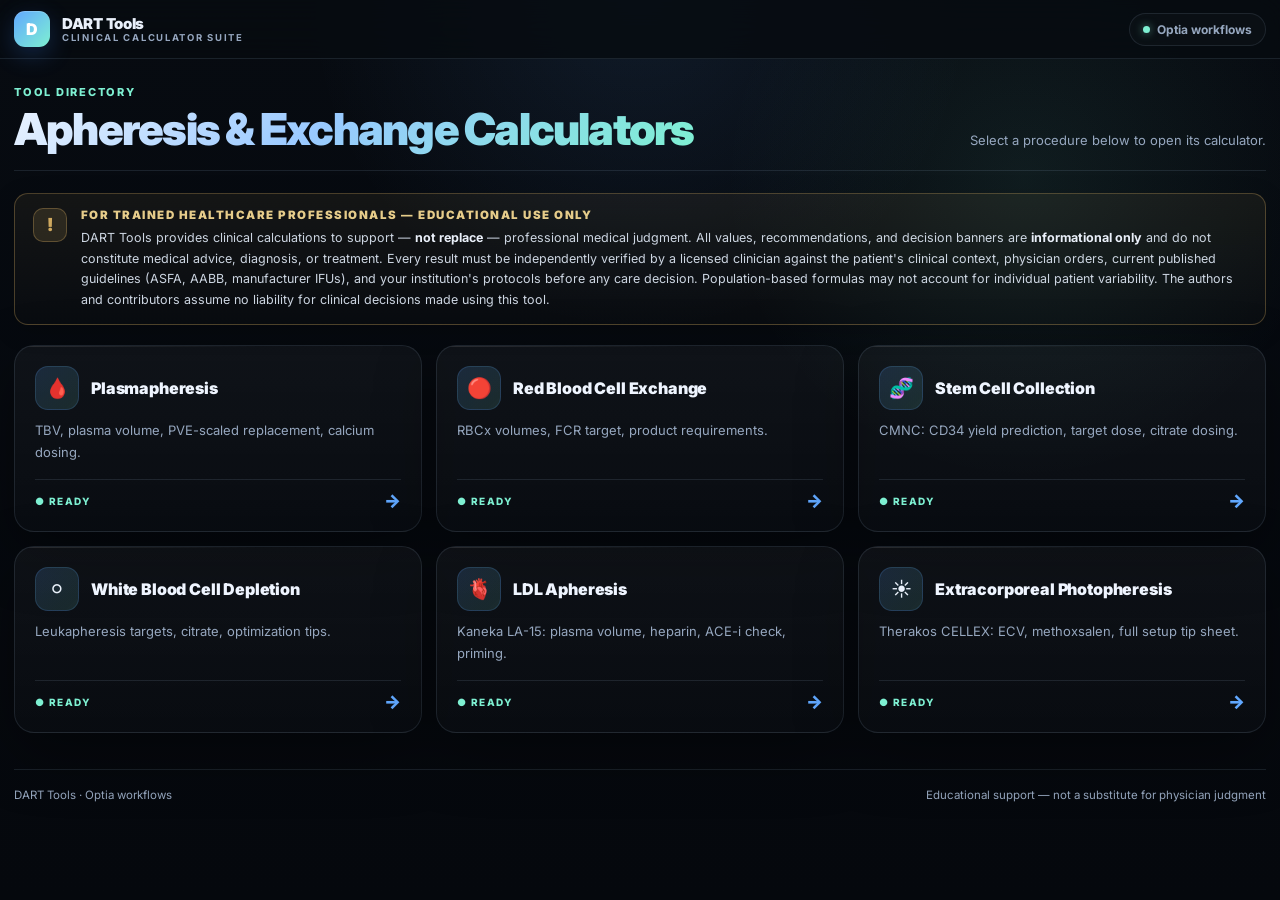
<file: index.html>
<!DOCTYPE html>
<html lang="en" data-theme="dark">
<head>
<meta charset="UTF-8" />
<meta name="viewport" content="width=device-width, initial-scale=1.0" />
<title>DART Tools</title>
<link rel="preconnect" href="https://fonts.googleapis.com">
<link rel="preconnect" href="https://fonts.gstatic.com" crossorigin>
<link href="https://fonts.googleapis.com/css2?family=Inter:wght@400;500;600;700;800;900&display=swap" rel="stylesheet">
<style>
:root{
  --bg:#070b11;
  --card:#111a27;
  --card2:#0f1722;
  --border:rgba(149,173,205,.14);
  --border-strong:rgba(122,162,255,.28);
  --text:#e9f0fa;
  --muted:#96a7bf;
  --primary:#61a8ff;
  --primary2:#3b82f6;
  --accent:#7ef0d2;
  --gold:#cfa95f;
  --shadow:0 20px 60px rgba(0,0,0,.35);
  --nav-bg:rgba(7,11,17,.82);
  --grid:rgba(255,255,255,.03);
}
*{box-sizing:border-box;margin:0;padding:0}
html{scroll-behavior:smooth}
body{
  font-family:'Inter',system-ui,sans-serif;
  background:
    radial-gradient(circle at top, rgba(97,168,255,.10), transparent 30%),
    radial-gradient(circle at 80% 20%, rgba(126,240,210,.08), transparent 24%),
    linear-gradient(180deg, var(--bg), #05080d 100%);
  color:var(--text);
  -webkit-font-smoothing:antialiased;
  overflow-x:hidden;
  min-height:100vh;
}
body::before{
  content:"";position:fixed;inset:0;pointer-events:none;
  background:
    linear-gradient(var(--grid) 1px, transparent 1px),
    linear-gradient(90deg, var(--grid) 1px, transparent 1px);
  background-size:40px 40px;opacity:.45;
  mask-image:linear-gradient(to bottom, rgba(0,0,0,.35), transparent 80%);
}
a{text-decoration:none;color:inherit}
.container{width:min(1280px, calc(100% - 28px));margin:0 auto}

/* ── nav ──────────────────────────────────────────── */
nav{
  position:sticky;top:0;z-index:200;
  backdrop-filter:blur(18px);
  background:var(--nav-bg);
  border-bottom:1px solid var(--border);
}
.nav-inner{
  min-height:58px;display:flex;align-items:center;justify-content:space-between;
  gap:12px;flex-wrap:wrap;padding:8px 0;
}
.brand{display:flex;align-items:center;gap:12px}
.brand-mark{
  width:36px;height:36px;border-radius:11px;
  display:grid;place-items:center;
  font-size:16px;font-weight:900;color:#fff;
  background:linear-gradient(135deg,var(--primary),var(--accent));
  box-shadow:inset 0 1px 0 rgba(255,255,255,.2),0 8px 24px rgba(59,130,246,.24);
}
.brand-title{font-size:15px;font-weight:900;letter-spacing:-.02em;line-height:1.15}
.brand-sub{font-size:9.5px;text-transform:uppercase;letter-spacing:.18em;color:var(--muted);font-weight:700}
.chip{
  display:inline-flex;align-items:center;gap:7px;
  padding:8px 13px;border-radius:999px;
  border:1px solid var(--border);
  background:rgba(255,255,255,.02);
  color:var(--muted);font-size:12px;font-weight:700;
}
.chip .dot{width:7px;height:7px;border-radius:50%;background:var(--accent);box-shadow:0 0 8px rgba(126,240,210,.6);animation:pulse 2s infinite}
@keyframes pulse{0%,100%{transform:scale(1);opacity:1}50%{transform:scale(.7);opacity:.5}}

/* ── head bar ─────────────────────────────────────── */
.head-bar{
  padding:26px 0 18px;
  display:flex;align-items:flex-end;justify-content:space-between;gap:16px;flex-wrap:wrap;
  border-bottom:1px solid var(--border);margin-bottom:22px;
}
.head-kicker{
  font-size:11px;text-transform:uppercase;letter-spacing:.16em;
  color:var(--accent);font-weight:800;margin-bottom:8px;
}
.head-title{
  font-size:clamp(28px,4.2vw,44px);
  line-height:1.02;letter-spacing:-.04em;font-weight:900;
}
.head-title .accent{
  background:linear-gradient(135deg,#eaf3ff 0%,#99c9ff 45%,#7ef0d2 100%);
  -webkit-background-clip:text;background-clip:text;color:transparent;
}
.head-meta{font-size:13px;color:var(--muted);max-width:420px;line-height:1.65;text-align:right}

/* ── tool grid ────────────────────────────────────── */
.tools{
  display:grid;
  grid-template-columns:repeat(3, 1fr);
  gap:14px;
  padding-bottom:28px;
}
.tool{
  display:flex;flex-direction:column;justify-content:space-between;
  gap:16px;padding:20px;min-height:180px;
  border-radius:20px;
  background:linear-gradient(180deg, rgba(255,255,255,.04), rgba(255,255,255,.015));
  border:1px solid var(--border);
  box-shadow:var(--shadow);
  transition:transform .22s ease, border-color .22s ease, background .22s ease, box-shadow .22s ease;
  position:relative;overflow:hidden;
}
.tool::before{
  content:"";position:absolute;inset:0 auto auto 0;width:100%;height:1px;
  background:linear-gradient(90deg, rgba(255,255,255,.12), transparent 60%);
}
.tool:hover{
  transform:translateY(-3px);
  border-color:rgba(97,168,255,.34);
  background:linear-gradient(180deg, rgba(97,168,255,.09), rgba(255,255,255,.02));
  box-shadow:0 24px 48px rgba(0,0,0,.32);
}
.tool-head{display:flex;align-items:center;gap:12px}
.tool-icon{
  width:44px;height:44px;border-radius:13px;
  display:grid;place-items:center;flex-shrink:0;
  font-size:20px;
  background:linear-gradient(135deg, rgba(97,168,255,.16), rgba(126,240,210,.12));
  border:1px solid rgba(97,168,255,.18);
}
.tool-title{font-size:16px;font-weight:900;color:#eff5ff;letter-spacing:-.01em}
.tool-desc{font-size:13px;color:var(--muted);line-height:1.65}
.tool-foot{
  display:flex;align-items:center;justify-content:space-between;
  padding-top:10px;border-top:1px solid var(--border);
}
.tool-tag{
  font-size:10px;text-transform:uppercase;letter-spacing:.14em;
  color:var(--muted);font-weight:800;
}
.tool-tag.ready{color:var(--accent)}
.tool-tag.wip{color:var(--gold)}
.tool-arrow{
  font-size:18px;color:var(--primary);font-weight:900;
  transition:transform .2s ease;
}
.tool:hover .tool-arrow{transform:translateX(4px)}

.tool.wip{opacity:.78}
.tool.wip:hover{opacity:1}

/* ── disclaimer ──────────────────────────────────── */
.disclaimer{
  margin:0 0 20px 0;padding:14px 18px;
  border-radius:14px;
  border:1px solid rgba(207,169,95,.32);
  background:linear-gradient(180deg, rgba(207,169,95,.07), rgba(207,169,95,.015));
  display:flex;gap:14px;align-items:flex-start;
  box-shadow:0 6px 24px rgba(0,0,0,.18);
}
.disclaimer-icon{
  flex-shrink:0;width:34px;height:34px;border-radius:10px;
  display:grid;place-items:center;
  background:rgba(207,169,95,.14);color:var(--gold);
  font-size:18px;font-weight:900;
  border:1px solid rgba(207,169,95,.32);
}
.disclaimer-body{flex:1;min-width:0}
.disclaimer-title{
  font-size:11.5px;font-weight:900;
  text-transform:uppercase;letter-spacing:.13em;
  color:#e6cc8a;margin-bottom:6px;
}
.disclaimer-text{
  font-size:12.5px;line-height:1.65;color:#cdd6e2;
}
.disclaimer-text strong{color:#eaf0fa}

/* ── footer ───────────────────────────────────────── */
.foot{
  padding:18px 0 34px;border-top:1px solid var(--border);
  color:var(--muted);font-size:11.5px;
  display:flex;justify-content:space-between;gap:14px;flex-wrap:wrap;
  margin-top:8px;
}

@media (max-width:900px){.tools{grid-template-columns:repeat(2,1fr)}}
@media (max-width:560px){
  .tools{grid-template-columns:1fr}
  .head-meta{text-align:left}
}
</style>
</head>
<body>

<nav>
  <div class="container nav-inner">
    <a class="brand" href="index.html">
      <div class="brand-mark">D</div>
      <div>
        <div class="brand-title">DART Tools</div>
        <div class="brand-sub">Clinical calculator suite</div>
      </div>
    </a>
    <span class="chip"><span class="dot"></span>Optia workflows</span>
  </div>
</nav>

<div class="container">

  <div class="head-bar">
    <div>
      <div class="head-kicker">Tool Directory</div>
      <div class="head-title"><span class="accent">Apheresis &amp; Exchange Calculators</span></div>
    </div>
    <div class="head-meta">Select a procedure below to open its calculator.</div>
  </div>

  <section class="disclaimer" role="note" aria-label="Medical disclaimer">
    <div class="disclaimer-icon">!</div>
    <div class="disclaimer-body">
      <div class="disclaimer-title">For Trained Healthcare Professionals — Educational Use Only</div>
      <div class="disclaimer-text">
        DART Tools provides clinical calculations to support — <strong>not replace</strong> — professional medical judgment. All values, recommendations, and decision banners are <strong>informational only</strong> and do not constitute medical advice, diagnosis, or treatment. Every result must be independently verified by a licensed clinician against the patient's clinical context, physician orders, current published guidelines (ASFA, AABB, manufacturer IFUs), and your institution's protocols before any care decision. Population-based formulas may not account for individual patient variability. The authors and contributors assume no liability for clinical decisions made using this tool.
      </div>
    </div>
  </section>

  <div class="tools" id="toolGrid"></div>

  <div class="foot">
    <span>DART Tools · Optia workflows</span>
    <span>Educational support — not a substitute for physician judgment</span>
  </div>

</div>

<script>
const tools = [
  { title:"Plasmapheresis",                title_short:"TPE",   href:"plasmapheresis.html",                icon:"🩸", desc:"TBV, plasma volume, PVE-scaled replacement, calcium dosing.", status:"ready" },
  { title:"Red Blood Cell Exchange",       title_short:"RBCx",  href:"rbcx.html",                           icon:"🔴", desc:"RBCx volumes, FCR target, product requirements.",             status:"ready" },
  { title:"Stem Cell Collection",          title_short:"HPC",   href:"stem-cell-collection.html",           icon:"🧬", desc:"CMNC: CD34 yield prediction, target dose, citrate dosing.",   status:"ready" },
  { title:"White Blood Cell Depletion",    title_short:"WBCx",  href:"white-blood-cell-depletion.html",     icon:"⚪", desc:"Leukapheresis targets, citrate, optimization tips.",          status:"ready" },
  { title:"LDL Apheresis",                 title_short:"LDL",   href:"ldl-apheresis.html",                  icon:"🫀", desc:"Kaneka LA-15: plasma volume, heparin, ACE-i check, priming.", status:"ready" },
  { title:"Extracorporeal Photopheresis",  title_short:"ECP",   href:"extracorporeal-photopheresis.html",   icon:"☀️", desc:"Therakos CELLEX: ECV, methoxsalen, full setup tip sheet.",    status:"ready" }
];

const grid = document.getElementById('toolGrid');
tools.forEach(t => {
  const a = document.createElement('a');
  a.className = 'tool' + (t.status==='wip' ? ' wip' : '');
  a.href = t.href;
  a.innerHTML = `
    <div>
      <div class="tool-head">
        <div class="tool-icon">${t.icon}</div>
        <div class="tool-title">${t.title}</div>
      </div>
      <div style="height:10px"></div>
      <div class="tool-desc">${t.desc}</div>
    </div>
    <div class="tool-foot">
      <span class="tool-tag ${t.status==='ready'?'ready':'wip'}">${t.status==='ready'?'● Ready':'○ In progress'}</span>
      <span class="tool-arrow">→</span>
    </div>`;
  grid.appendChild(a);
});
</script>
</body>
</html>
</file>
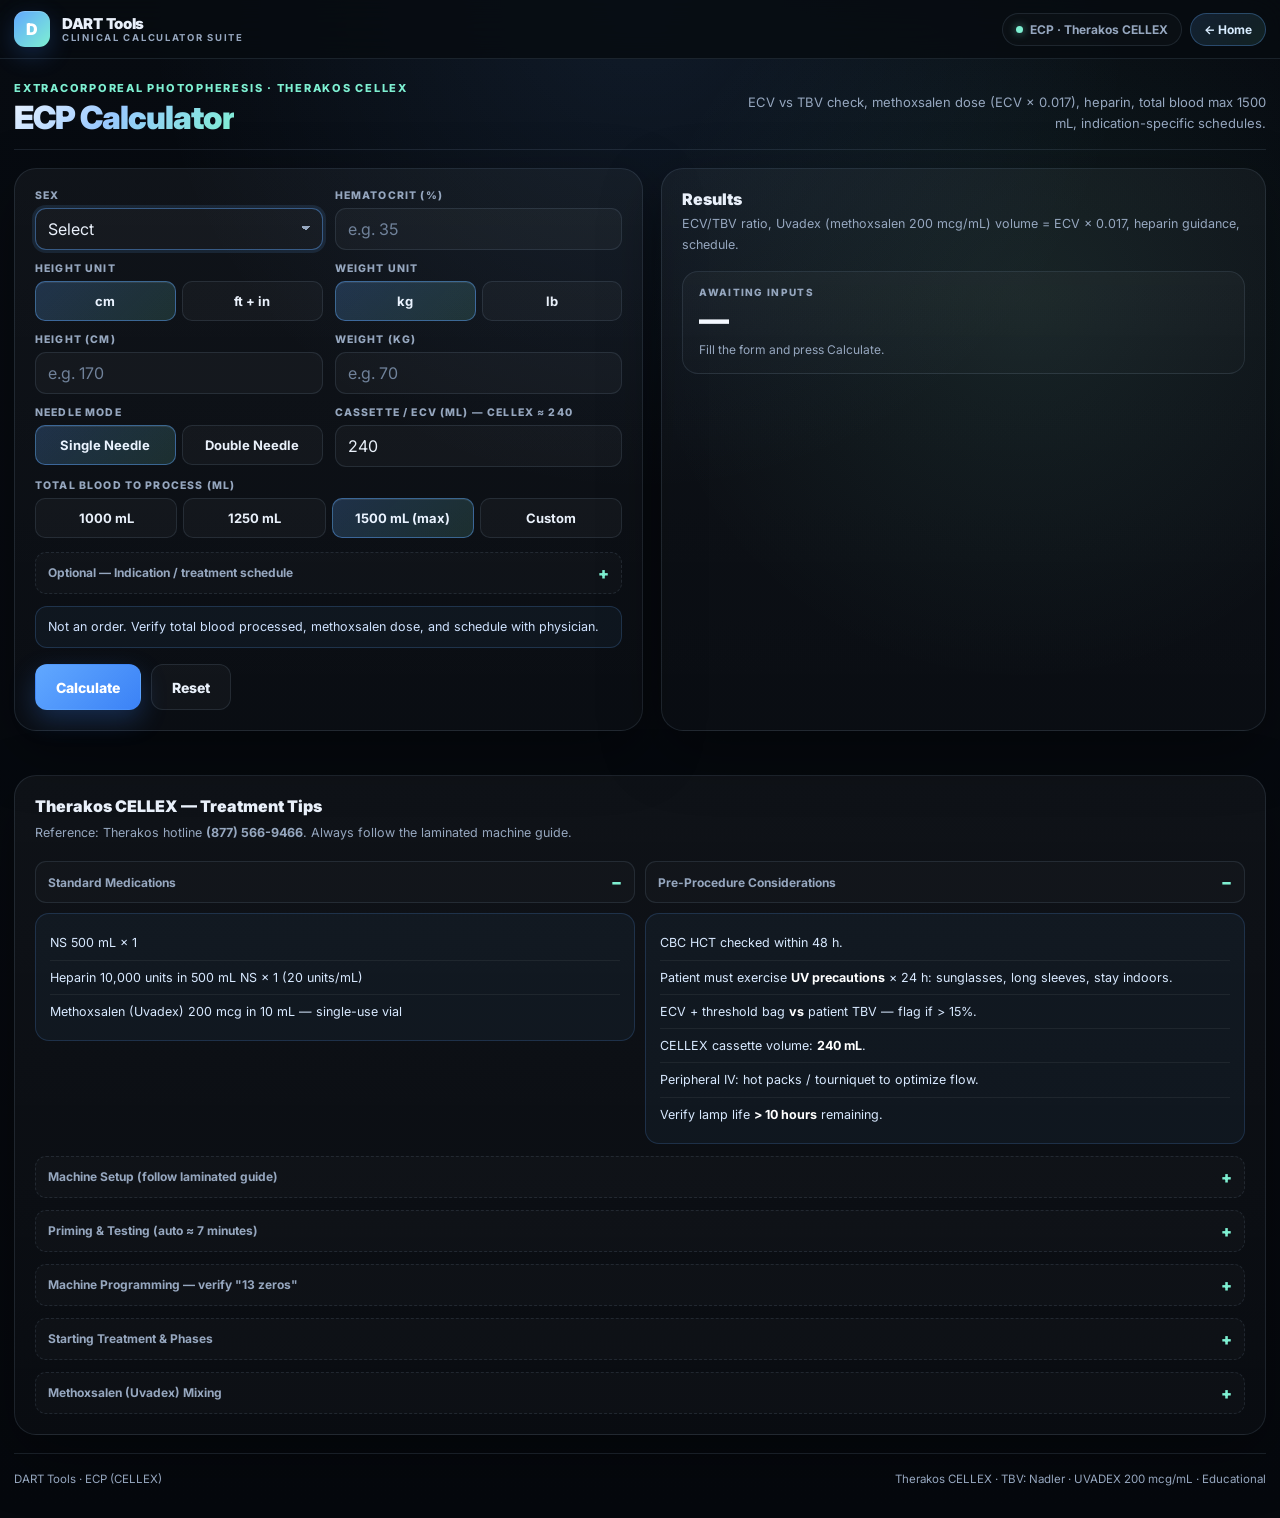
<file: extracorporeal-photopheresis.html>
<!DOCTYPE html>
<html lang="en" data-theme="dark">
<head>
<meta charset="UTF-8" />
<meta name="viewport" content="width=device-width, initial-scale=1.0" />
<title>DART Tools — Extracorporeal Photopheresis (Therakos CELLEX)</title>
<link rel="preconnect" href="https://fonts.googleapis.com">
<link rel="preconnect" href="https://fonts.gstatic.com" crossorigin>
<link href="https://fonts.googleapis.com/css2?family=Inter:wght@400;500;600;700;800;900&display=swap" rel="stylesheet">
<style>
:root{
  --bg:#070b11; --card:#111a27; --card2:#0f1722;
  --border:rgba(149,173,205,.14); --border-strong:rgba(122,162,255,.28);
  --text:#e9f0fa; --muted:#96a7bf;
  --primary:#61a8ff; --primary2:#3b82f6; --accent:#7ef0d2;
  --gold:#cfa95f; --warn:#ffcd70; --danger:#ff6f6f;
  --shadow:0 20px 60px rgba(0,0,0,.35);
  --nav-bg:rgba(7,11,17,.82); --grid:rgba(255,255,255,.03);
}
*{box-sizing:border-box;margin:0;padding:0}
html{scroll-behavior:smooth}
body{font-family:'Inter',system-ui,sans-serif;background:radial-gradient(circle at top, rgba(97,168,255,.10), transparent 30%),radial-gradient(circle at 80% 20%, rgba(126,240,210,.08), transparent 24%),linear-gradient(180deg, var(--bg), #05080d 100%);color:var(--text);-webkit-font-smoothing:antialiased;overflow-x:hidden;min-height:100vh}
body::before{content:"";position:fixed;inset:0;pointer-events:none;background:linear-gradient(var(--grid) 1px, transparent 1px),linear-gradient(90deg, var(--grid) 1px, transparent 1px);background-size:40px 40px;opacity:.45;mask-image:linear-gradient(to bottom, rgba(0,0,0,.35), transparent 80%)}
a{text-decoration:none;color:inherit}
.container{width:min(1280px, calc(100% - 28px));margin:0 auto}

nav{position:sticky;top:0;z-index:200;backdrop-filter:blur(18px);background:var(--nav-bg);border-bottom:1px solid var(--border)}
.nav-inner{min-height:58px;display:flex;align-items:center;justify-content:space-between;gap:12px;flex-wrap:wrap;padding:8px 0}
.brand{display:flex;align-items:center;gap:12px}
.brand-mark{width:36px;height:36px;border-radius:11px;display:grid;place-items:center;font-size:16px;font-weight:900;color:#fff;background:linear-gradient(135deg,var(--primary),var(--accent));box-shadow:inset 0 1px 0 rgba(255,255,255,.2),0 8px 24px rgba(59,130,246,.24)}
.brand-title{font-size:15px;font-weight:900;letter-spacing:-.02em;line-height:1.15}
.brand-sub{font-size:9.5px;text-transform:uppercase;letter-spacing:.18em;color:var(--muted);font-weight:700}
.nav-right{display:flex;gap:8px;flex-wrap:wrap;align-items:center}
.chip{display:inline-flex;align-items:center;gap:7px;padding:8px 13px;border-radius:999px;border:1px solid var(--border);background:rgba(255,255,255,.02);color:var(--muted);font-size:12px;font-weight:700;transition:all .2s ease}
.chip-home{background:linear-gradient(135deg,rgba(97,168,255,.14),rgba(126,240,210,.10));border-color:rgba(97,168,255,.3);color:#d8ecff}
.chip-home:hover{border-color:rgba(97,168,255,.55);color:#fff;transform:translateY(-1px)}
.chip .dot{width:7px;height:7px;border-radius:50%;background:var(--accent);box-shadow:0 0 8px rgba(126,240,210,.6);animation:pulse 2s infinite}
@keyframes pulse{0%,100%{transform:scale(1);opacity:1}50%{transform:scale(.7);opacity:.5}}

.head-bar{padding:22px 0 14px;display:flex;align-items:flex-end;justify-content:space-between;gap:16px;flex-wrap:wrap;border-bottom:1px solid var(--border);margin-bottom:18px}
.head-kicker{font-size:11px;text-transform:uppercase;letter-spacing:.16em;color:var(--accent);font-weight:800;margin-bottom:6px}
.head-title{font-size:clamp(22px,3.4vw,32px);line-height:1.05;letter-spacing:-.03em;font-weight:900}
.head-title .accent{background:linear-gradient(135deg,#eaf3ff 0%,#99c9ff 45%,#7ef0d2 100%);-webkit-background-clip:text;background-clip:text;color:transparent}
.head-meta{font-size:13px;color:var(--muted);max-width:520px;line-height:1.65;text-align:right}

.grid-wrap{display:grid;grid-template-columns:1.02fr .98fr;gap:18px;padding-bottom:44px}
.panel{background:linear-gradient(180deg, rgba(255,255,255,.04), rgba(255,255,255,.02));border:1px solid var(--border);border-radius:22px;padding:20px;box-shadow:var(--shadow)}
.panel-title{font-size:16px;font-weight:900;margin-bottom:4px}
.panel-sub{font-size:12.5px;color:var(--muted);line-height:1.7;margin-bottom:16px}

.form-grid{display:grid;grid-template-columns:1fr 1fr;gap:12px}
.field{display:flex;flex-direction:column;gap:6px;min-width:0}
.field.full{grid-column:1 / -1}
.label{font-size:10.5px;font-weight:800;text-transform:uppercase;letter-spacing:.11em;color:var(--muted)}

input,select,button{font:inherit}
input,select{width:100%;min-height:42px;border-radius:11px;border:1px solid var(--border);background:rgba(255,255,255,.03);color:var(--text);padding:0 12px;outline:none;transition:border-color .2s ease, box-shadow .2s ease}
input:focus,select:focus{border-color:rgba(97,168,255,.45);box-shadow:0 0 0 3px rgba(97,168,255,.12)}
input::placeholder{color:#70829a}
select{appearance:none;-webkit-appearance:none;background-image:linear-gradient(45deg, transparent 50%, var(--muted) 50%),linear-gradient(135deg, var(--muted) 50%, transparent 50%);background-position:calc(100% - 16px) 50%, calc(100% - 11px) 50%;background-size:5px 5px, 5px 5px;background-repeat:no-repeat;padding-right:30px}

.inline-toggle{display:flex;gap:6px;flex-wrap:wrap}
.toggle-btn{flex:1;min-width:60px;min-height:40px;padding:0 10px;border-radius:10px;border:1px solid var(--border);background:rgba(255,255,255,.03);color:var(--text);font-weight:700;font-size:13px;cursor:pointer;transition:all .2s ease}
.toggle-btn:hover{border-color:rgba(97,168,255,.34)}
.toggle-btn.active{background:linear-gradient(135deg,rgba(97,168,255,.22),rgba(126,240,210,.14));border-color:rgba(97,168,255,.45);color:#eaf3ff;box-shadow:inset 0 1px 0 rgba(255,255,255,.08)}
.sub-grid,.mini-grid{display:grid;grid-template-columns:1fr 1fr;gap:10px}

.note{border:1px solid rgba(126,240,210,.18);background:rgba(126,240,210,.06);color:#d5fff2;border-radius:12px;padding:10px 12px;font-size:12.5px;line-height:1.65}
.note.warning{border-color:rgba(255,205,112,.20);background:rgba(255,205,112,.08);color:#ffe8b6}
.note.info{border-color:rgba(97,168,255,.2);background:rgba(97,168,255,.05);color:#cfe2ff}
.note.danger{border-color:rgba(255,111,111,.30);background:rgba(255,111,111,.08);color:#ffd2d2}

.calc-row{display:flex;gap:10px;flex-wrap:wrap;margin-top:16px}
.btn{display:inline-flex;align-items:center;justify-content:center;gap:8px;min-height:46px;padding:0 20px;border-radius:12px;border:1px solid transparent;font-weight:800;font-size:14px;cursor:pointer;transition:all .22s ease}
.btn:hover{transform:translateY(-1px)}
.btn-primary{color:#fff;background:linear-gradient(135deg,var(--primary),var(--primary2));box-shadow:0 10px 26px rgba(59,130,246,.26)}
.btn-primary:hover{box-shadow:0 14px 32px rgba(59,130,246,.38)}
.btn-secondary{color:var(--text);background:rgba(255,255,255,.03);border-color:var(--border)}
.btn-secondary:hover{border-color:rgba(97,168,255,.34)}

.result-stack{display:grid;gap:12px}
.result-card{border:1px solid var(--border);border-radius:16px;background:linear-gradient(180deg, rgba(255,255,255,.03), rgba(255,255,255,.015));padding:14px 16px}
.result-kicker{font-size:10px;text-transform:uppercase;letter-spacing:.13em;color:var(--muted);font-weight:800;margin-bottom:6px}
.result-value{font-size:clamp(20px,3vw,30px);letter-spacing:-.04em;line-height:1;font-weight:900;color:#f4f8ff;margin-bottom:6px}
.result-meta{color:var(--muted);font-size:12px;line-height:1.6}
.math-box{border:1px solid rgba(97,168,255,.18);background:rgba(97,168,255,.05);color:#d8e9ff;border-radius:14px;padding:12px 14px;font-size:12.5px;line-height:1.7}
.math-box strong{color:#fff}
.calc-line{padding:6px 0;border-bottom:1px solid rgba(255,255,255,.06)}
.calc-line:last-child{border-bottom:none}
.hidden{display:none!important}

.banner{border-radius:14px;padding:12px 14px;font-size:13px;font-weight:700;line-height:1.5;display:flex;gap:10px;align-items:flex-start}
.banner.warning{border:1px solid rgba(255,205,112,.32);background:rgba(255,205,112,.08);color:#ffe8b6}
.banner.danger{border:1px solid rgba(255,111,111,.32);background:rgba(255,111,111,.10);color:#ffd2d2}
.banner.proceed{border:1px solid rgba(126,240,210,.32);background:rgba(126,240,210,.08);color:#cdfaea}
.banner-icon{font-size:18px;line-height:1}

details{margin-top:2px}
details summary{cursor:pointer;list-style:none;padding:10px 12px;border-radius:11px;border:1px dashed var(--border);background:rgba(255,255,255,.02);font-size:12px;font-weight:700;color:var(--muted);display:flex;align-items:center;justify-content:space-between;transition:all .2s ease}
details summary:hover{color:var(--text);border-color:rgba(97,168,255,.3)}
details summary::-webkit-details-marker{display:none}
details summary::after{content:"+";font-size:16px;color:var(--accent);font-weight:900}
details[open] summary::after{content:"−"}
details[open] summary{margin-bottom:10px;border-style:solid}

.foot{padding:18px 0 32px;border-top:1px solid var(--border);color:var(--muted);font-size:11.5px;display:flex;justify-content:space-between;gap:14px;flex-wrap:wrap;margin-top:8px}

@media (max-width:980px){.grid-wrap{grid-template-columns:1fr}.head-meta{text-align:left}}
@media (max-width:540px){.form-grid,.sub-grid,.mini-grid{grid-template-columns:1fr}}
</style>
</head>
<body>

<nav>
  <div class="container nav-inner">
    <a class="brand" href="index.html">
      <div class="brand-mark">D</div>
      <div>
        <div class="brand-title">DART Tools</div>
        <div class="brand-sub">Clinical calculator suite</div>
      </div>
    </a>
    <div class="nav-right">
      <span class="chip"><span class="dot"></span>ECP · Therakos CELLEX</span>
      <a class="chip chip-home" href="index.html">← Home</a>
    </div>
  </div>
</nav>

<div class="container">

  <div class="head-bar">
    <div>
      <div class="head-kicker">Extracorporeal Photopheresis · Therakos CELLEX</div>
      <div class="head-title"><span class="accent">ECP Calculator</span></div>
    </div>
    <div class="head-meta">ECV vs TBV check, methoxsalen dose (ECV × 0.017), heparin, total blood max 1500 mL, indication-specific schedules.</div>
  </div>

  <div class="grid-wrap">

    <section class="panel">
      <div class="form-grid">

        <div class="field">
          <label class="label" for="sex">Sex</label>
          <select id="sex" autofocus>
            <option value="">Select</option>
            <option value="male">Male</option>
            <option value="female">Female</option>
          </select>
        </div>

        <div class="field">
          <label class="label" for="hct">Hematocrit (%)</label>
          <input id="hct" type="number" step="0.1" min="0" placeholder="e.g. 35" />
        </div>

        <div class="field">
          <label class="label">Height Unit</label>
          <div class="inline-toggle">
            <button class="toggle-btn active" type="button" id="heightMetricBtn">cm</button>
            <button class="toggle-btn" type="button" id="heightEnglishBtn">ft + in</button>
          </div>
        </div>

        <div class="field">
          <label class="label">Weight Unit</label>
          <div class="inline-toggle">
            <button class="toggle-btn active" type="button" id="weightMetricBtn">kg</button>
            <button class="toggle-btn" type="button" id="weightEnglishBtn">lb</button>
          </div>
        </div>

        <div class="field" id="heightCmWrap">
          <label class="label" for="heightCm">Height (cm)</label>
          <input id="heightCm" type="number" step="0.1" min="0" placeholder="e.g. 170" />
        </div>
        <div class="field hidden" id="heightEnglishWrap">
          <label class="label">Height (ft + in)</label>
          <div class="sub-grid">
            <input id="heightFt" type="number" step="1" min="0" placeholder="ft" />
            <input id="heightIn" type="number" step="0.1" min="0" placeholder="in" />
          </div>
        </div>

        <div class="field" id="weightKgWrap">
          <label class="label" for="weightKg">Weight (kg)</label>
          <input id="weightKg" type="number" step="0.1" min="0" placeholder="e.g. 70" />
        </div>
        <div class="field hidden" id="weightLbWrap">
          <label class="label" for="weightLb">Weight (lb)</label>
          <input id="weightLb" type="number" step="0.1" min="0" placeholder="e.g. 154" />
        </div>

        <div class="field">
          <label class="label">Needle Mode</label>
          <div class="inline-toggle" id="needleToggle">
            <button class="toggle-btn active" type="button" data-needle="single">Single Needle</button>
            <button class="toggle-btn" type="button" data-needle="double">Double Needle</button>
          </div>
        </div>

        <div class="field">
          <label class="label" for="cassetteMl">Cassette / ECV (mL) — CELLEX ≈ 240</label>
          <input id="cassetteMl" type="number" step="10" min="0" value="240" />
        </div>

        <div class="field full">
          <label class="label">Total Blood to Process (mL)</label>
          <div class="inline-toggle" id="processToggle">
            <button class="toggle-btn" type="button" data-proc="1000">1000 mL</button>
            <button class="toggle-btn" type="button" data-proc="1250">1250 mL</button>
            <button class="toggle-btn active" type="button" data-proc="1500">1500 mL (max)</button>
            <button class="toggle-btn" type="button" data-proc="custom">Custom</button>
          </div>
        </div>

        <div class="field full hidden" id="customProcWrap">
          <label class="label" for="customProc">Custom blood-processed volume (mL) — CELLEX max 1500</label>
          <input id="customProc" type="number" step="50" min="0" placeholder="e.g. 1200" />
        </div>

        <div class="field full">
          <details>
            <summary>Optional — Indication / treatment schedule</summary>
            <select id="diagnosis">
              <option value="">Select indication (optional)</option>
              <option value="ctcl">CTCL — FDA-approved (palliative skin)</option>
              <option value="agvhd-skin">Acute GVHD — skin (steroid-refractory)</option>
              <option value="agvhd-gi">Acute GVHD — GI / liver (steroid-refractory)</option>
              <option value="cgvhd-skin">Chronic GVHD — skin / sclerotic</option>
              <option value="cgvhd-multi">Chronic GVHD — multi-organ</option>
              <option value="lung-tx-blas">Lung transplant — CLAD / BOS</option>
              <option value="cardiac-tx-rej">Cardiac transplant — recurrent rejection</option>
              <option value="crohn-other">Other / off-label</option>
            </select>
            <div id="diagnosisInfoCard" class="math-box hidden" style="margin-top:10px"></div>
          </details>
        </div>

        <div class="field full">
          <div class="note info">Not an order. Verify total blood processed, methoxsalen dose, and schedule with physician.</div>
        </div>

      </div>

      <div class="calc-row">
        <button class="btn btn-primary" id="calculateBtn" type="button">Calculate</button>
        <button class="btn btn-secondary" id="resetBtn" type="button">Reset</button>
      </div>
    </section>

    <aside class="panel">
      <div class="panel-title">Results</div>
      <div class="panel-sub">ECV/TBV ratio, Uvadex (methoxsalen 200 mcg/mL) volume = ECV × 0.017, heparin guidance, schedule.</div>
      <div class="result-stack" id="results">
        <div class="result-card">
          <div class="result-kicker">Awaiting inputs</div>
          <div class="result-value">—</div>
          <div class="result-meta">Fill the form and press Calculate.</div>
        </div>
      </div>
    </aside>

  </div>

  <!-- Tip Sheet Section -->
  <section class="panel" style="margin-bottom:18px">
    <div class="panel-title" style="margin-bottom:6px">Therakos CELLEX — Treatment Tips</div>
    <div class="panel-sub">Reference: Therakos hotline <strong>(877) 566-9466</strong>. Always follow the laminated machine guide.</div>

    <div class="mini-grid">
      <details open>
        <summary>Standard Medications</summary>
        <div class="math-box">
          <div class="calc-line">NS 500 mL × 1</div>
          <div class="calc-line">Heparin 10,000 units in 500 mL NS × 1 (20 units/mL)</div>
          <div class="calc-line">Methoxsalen (Uvadex) 200 mcg in 10 mL — single-use vial</div>
        </div>
      </details>
      <details open>
        <summary>Pre-Procedure Considerations</summary>
        <div class="math-box">
          <div class="calc-line">CBC HCT checked within 48 h.</div>
          <div class="calc-line">Patient must exercise <strong>UV precautions</strong> × 24 h: sunglasses, long sleeves, stay indoors.</div>
          <div class="calc-line">ECV + threshold bag <strong>vs</strong> patient TBV — flag if &gt; 15%.</div>
          <div class="calc-line">CELLEX cassette volume: <strong>240 mL</strong>.</div>
          <div class="calc-line">Peripheral IV: hot packs / tourniquet to optimize flow.</div>
          <div class="calc-line">Verify lamp life <strong>&gt; 10 hours</strong> remaining.</div>
        </div>
      </details>
    </div>

    <div style="height:10px"></div>

    <details>
      <summary>Machine Setup (follow laminated guide)</summary>
      <div class="math-box">
        <div class="calc-line">Install tubing <strong>from the bottom up</strong>.</div>
        <div class="calc-line">UV glass → hang bags → clip on cassette: <strong>C-R-Y</strong> (clear, red, yellow) → bowl.</div>
        <div class="calc-line">Install tubing around motors — make sure tubing does not get pinched.</div>
        <div class="calc-line"><strong>LAST:</strong> install the pressure pods (important).</div>
        <div class="calc-line">Spike Saline (<strong>WHITE spike</strong>) and Heparin bag (<strong>ORANGE spike</strong>).</div>
        <div class="calc-line">Connect <strong>Blue → Red</strong> as prompted.</div>
      </div>
    </details>

    <div style="height:10px"></div>

    <details>
      <summary>Priming &amp; Testing (auto ≈ 7 minutes)</summary>
      <div class="math-box">
        <div class="calc-line">1. "Prime Access" button.</div>
        <div class="calc-line">2. Hit "Single" or "Double" needle to match access setup.</div>
      </div>
    </details>

    <div style="height:10px"></div>

    <details>
      <summary>Machine Programming — verify "13 zeros"</summary>
      <div class="math-box">
        <div class="calc-line">Return Bag Threshold = <strong>100 mL</strong></div>
        <div class="calc-line">Max speed collect = <strong>50 mL/min</strong></div>
        <div class="calc-line">Max speed return = <strong>50 mL/min</strong></div>
        <div class="calc-line">Collect Pressure Limit = <strong>200</strong></div>
        <div class="calc-line">Return Pressure Limit = <strong>200</strong></div>
        <div class="calc-line">Total blood processed = <strong>1500 mL max</strong></div>
      </div>
    </details>

    <div style="height:10px"></div>

    <details>
      <summary>Starting Treatment &amp; Phases</summary>
      <div class="math-box">
        <div class="calc-line"><strong>Start slow:</strong> Collect 25, Return 10.</div>
        <div class="calc-line"><strong>COLLECT — Phase 1:</strong> Purging Air.</div>
        <div class="calc-line"><strong>COLLECT — Phase 2:</strong> Drawing / Recirculating.</div>
        <div class="calc-line">When you hear "BEEP," NET balance ≤ −100, OR blood processed &gt; 300 mL → <strong>increase</strong>: Collect 30–40, Return 35–45.</div>
        <div class="calc-line"><strong>Buffy coat phase</strong>: Open Graph → watch the S-wave (Hct rises) → look for "<strong>END BUFFY</strong>".</div>
        <div class="calc-line"><strong>UVA – Pause – Elutriate – Empty Bowl – Rinse</strong> follow as prompted.</div>
      </div>
    </details>

    <div style="height:10px"></div>

    <details>
      <summary>Methoxsalen (Uvadex) Mixing</summary>
      <div class="math-box">
        <div class="calc-line"><strong>Formula:</strong> Methoxsalen volume (mL) = treatment volume (mL) × 0.017</div>
        <div class="calc-line">Inject Uvadex into the photoactivation bag per CELLEX prompt before UVA cycle.</div>
        <div class="calc-line">Single-use 200 mcg / 10 mL vial. Discard remainder.</div>
      </div>
    </details>
  </section>

  <div class="foot">
    <span>DART Tools · ECP (CELLEX)</span>
    <span>Therakos CELLEX · TBV: Nadler · UVADEX 200 mcg/mL · Educational</span>
  </div>

</div>

<script>
const diagnosisLibrary = {
  "ctcl": {
    label:"Cutaneous T-Cell Lymphoma (CTCL)",
    fda:"FDA-approved indication for CELLEX (palliative skin manifestations).",
    schedule:"Typical induction: 2 consecutive days every 2–4 weeks for 6 months, then taper based on response.",
    rationale:"ECP induces apoptosis of pathogenic T-cells; cross-presentation of apoptotic cells modulates anti-tumor immunity.",
    nurse:"Trend skin score (mSWAT), photo documentation, monitor for transient erythroderma/fever 6–8 h post."
  },
  "agvhd-skin": {
    label:"Acute GVHD — skin (steroid-refractory)",
    fda:"Standard-of-care second-line option in steroid-refractory aGVHD.",
    schedule:"2 consecutive days per week × 4–8 weeks; then taper based on response.",
    rationale:"Tregs expanded by ECP suppress alloreactive T-cell response without broad immunosuppression.",
    nurse:"Watch hemodynamics — citrate/heparin tolerance, fluid balance, line care, infection precautions."
  },
  "agvhd-gi": {
    label:"Acute GVHD — GI / liver (steroid-refractory)",
    fda:"Used in steroid-refractory disease; visceral aGVHD often less responsive than skin.",
    schedule:"2 consecutive days per week, may extend duration; combine with other lines.",
    rationale:"Same immunomodulation; visceral disease may need adjunct therapy (ruxolitinib).",
    nurse:"Critical fluid/electrolyte monitoring, stool output, LFT trends, opportunistic-infection vigilance."
  },
  "cgvhd-skin": {
    label:"Chronic GVHD — skin / sclerotic",
    fda:"Established second-line/adjunct for steroid-dependent or refractory cGVHD.",
    schedule:"2 consecutive days q2 weeks for 3 months → q2–4 weeks → monthly, often for ≥ 1 year.",
    rationale:"Improves skin scores and allows steroid taper; well-tolerated long-term.",
    nurse:"Skin score, ROM/photographs, immunosuppression taper coordination, infection screen."
  },
  "cgvhd-multi": {
    label:"Chronic GVHD — multi-organ",
    fda:"Adjunct second/third-line; combine with ruxolitinib or other systemic agents.",
    schedule:"Initially 2/week × 2 mo → q2 wk × 2 mo → monthly × ≥ 1 year (NIH consensus pattern).",
    rationale:"Broad immunomodulation; sparing effect on overall immunity.",
    nurse:"Multi-system assessment each visit, organ-specific scores, immunosuppression compliance."
  },
  "lung-tx-blas": {
    label:"Lung transplant — CLAD / BOS",
    fda:"Off-label; established practice for chronic lung-allograft dysfunction.",
    schedule:"2/week induction × 6–12 weeks → q2 weeks → monthly, individualized.",
    rationale:"Slows FEV1 decline and stabilizes CLAD in many patients.",
    nurse:"PFT trending, infection precautions, line care, immunosuppression dose check."
  },
  "cardiac-tx-rej": {
    label:"Cardiac transplant — recurrent rejection",
    fda:"Off-label for recurrent / steroid-resistant cellular rejection.",
    schedule:"2 consecutive days every 1–2 weeks initially.",
    rationale:"Reduces T-cell-mediated allograft rejection.",
    nurse:"Endomyocardial biopsy schedule, hemodynamic monitoring, fluid balance."
  },
  "crohn-other": {
    label:"Other / off-label",
    fda:"Verify center protocol and payer coverage.",
    schedule:"Confirm cadence with physician.",
    rationale:"Indication not mapped here.",
    nurse:"Document indication, target endpoints, schedule."
  }
};

const state = {heightMode:'cm', weightMode:'kg', needle:'single', proc:1500, isCustomProc:false};
const $ = (id) => document.getElementById(id);
const el = {
  sex:$('sex'), hct:$('hct'),
  heightCm:$('heightCm'), heightFt:$('heightFt'), heightIn:$('heightIn'),
  weightKg:$('weightKg'), weightLb:$('weightLb'),
  cassetteMl:$('cassetteMl'),
  customProc:$('customProc'), customProcWrap:$('customProcWrap'),
  diagnosis:$('diagnosis'), diagnosisInfoCard:$('diagnosisInfoCard'),
  results:$('results'),
  calculateBtn:$('calculateBtn'), resetBtn:$('resetBtn'),
  heightMetricBtn:$('heightMetricBtn'), heightEnglishBtn:$('heightEnglishBtn'),
  weightMetricBtn:$('weightMetricBtn'), weightEnglishBtn:$('weightEnglishBtn'),
  heightCmWrap:$('heightCmWrap'), heightEnglishWrap:$('heightEnglishWrap'),
  weightKgWrap:$('weightKgWrap'), weightLbWrap:$('weightLbWrap'),
  needleToggle:$('needleToggle'), processToggle:$('processToggle')
};

function setActive(buttons, activeButton){ buttons.forEach(b=>b.classList.remove('active')); activeButton.classList.add('active'); }
function fmt(num, digits=1){ return Number(num).toLocaleString(undefined,{minimumFractionDigits:digits, maximumFractionDigits:digits}); }
function fmtInt(num){ return Math.round(Number(num)).toLocaleString(); }
function heightToCm(){ if(state.heightMode==='cm') return parseFloat(el.heightCm.value); const ft=parseFloat(el.heightFt.value||0); const inches=parseFloat(el.heightIn.value||0); return ((ft*12)+inches)*2.54; }
function weightToKg(){ if(state.weightMode==='kg') return parseFloat(el.weightKg.value); return parseFloat(el.weightLb.value)*0.45359237; }
function nadlerTBVml(sex, heightCm, weightKg){ const h=heightCm/100; return sex==='male' ? 604 + (367*Math.pow(h,3)) + (32.2*weightKg) : 183 + (356*Math.pow(h,3)) + (33.1*weightKg); }
function validatePositive(v, n){ if(!Number.isFinite(v) || v<=0) throw new Error(`Please enter a valid ${n}.`); }

function renderDiagnosisInfo(){
  const key = el.diagnosis.value;
  if(!key){ el.diagnosisInfoCard.classList.add('hidden'); el.diagnosisInfoCard.innerHTML=''; return; }
  const d = diagnosisLibrary[key];
  el.diagnosisInfoCard.classList.remove('hidden');
  el.diagnosisInfoCard.innerHTML = `
    <div class="calc-line"><strong>Indication:</strong> ${d.label}</div>
    <div class="calc-line"><strong>FDA / status:</strong> ${d.fda}</div>
    <div class="calc-line"><strong>Schedule:</strong> ${d.schedule}</div>
    <div class="calc-line"><strong>Rationale:</strong> ${d.rationale}</div>
    <div class="calc-line"><strong>Nurse focus:</strong> ${d.nurse}</div>
  `;
}

function createResultHTML(d){
  // ECV/TBV check
  const ecvPct = (d.cassetteMl / d.tbvMl) * 100;
  let ecvBanner = '';
  if(ecvPct > 15){
    ecvBanner = `<div class="banner danger"><span class="banner-icon">⚠</span><div><strong>ECV &gt; 15% of TBV (${fmt(ecvPct,1)}%).</strong> Standard adult CELLEX may exceed safe extracorporeal volume — consider RBC priming, smaller circuit, or pediatric mini-ECP protocol. Confirm with physician.</div></div>`;
  } else if(ecvPct > 10){
    ecvBanner = `<div class="banner warning"><span class="banner-icon">▲</span><div><strong>ECV ${fmt(ecvPct,1)}% of TBV.</strong> Within range but monitor closely; consider hot packs / pre-warm and slow start.</div></div>`;
  } else {
    ecvBanner = `<div class="banner proceed"><span class="banner-icon">●</span><div><strong>ECV ${fmt(ecvPct,1)}% of TBV.</strong> Within typical safety margin.</div></div>`;
  }

  // Methoxsalen volume = treatment volume × 0.017 (using cassette/ECV per user's standard formula)
  const methoxMl = d.cassetteMl * 0.017;
  const methoxMcg = methoxMl * 200; // 200 mcg/mL Uvadex

  // Heparin: load + maintenance — typical 5,000–10,000 U total in 500 mL NS over the run
  // Per the IFU and your tip sheet: heparin 10,000 U in 500 mL NS = 20 U/mL; commonly start with 5,000 U load + run

  return `
    ${ecvBanner}

    ${d.diagnosis ? `
    <div class="result-card">
      <div class="result-kicker">Indication Context</div>
      <div class="result-value" style="font-size:18px">${d.diagnosis.label}</div>
      <div class="result-meta">${d.diagnosis.fda}</div>
    </div>` : ''}

    <div class="mini-grid">
      <div class="result-card">
        <div class="result-kicker">Total Blood Volume</div>
        <div class="result-value">${fmtInt(d.tbvMl)} <span style="font-size:.48em;font-weight:800;color:var(--muted)">mL</span></div>
        <div class="result-meta">Nadler equation</div>
      </div>
      <div class="result-card">
        <div class="result-kicker">Cassette / ECV</div>
        <div class="result-value">${fmtInt(d.cassetteMl)} <span style="font-size:.48em;font-weight:800;color:var(--muted)">mL</span></div>
        <div class="result-meta">${fmt(ecvPct,1)}% of TBV</div>
      </div>
    </div>

    <div class="result-card" style="border-color:rgba(126,240,210,.32);background:linear-gradient(180deg, rgba(126,240,210,.06), rgba(97,168,255,.04));">
      <div class="result-kicker">Methoxsalen (Uvadex) Volume</div>
      <div class="result-value">${fmt(methoxMl,2)} <span style="font-size:.48em;font-weight:800;color:var(--muted)">mL</span></div>
      <div class="result-meta">≈ ${fmtInt(methoxMcg)} mcg of Uvadex (200 mcg/mL) · inject into photoactivation bag per CELLEX prompt</div>
    </div>

    <div class="math-box">
      <div class="calc-line"><strong>Methoxsalen formula:</strong> ECV × 0.017 = mL of Uvadex (200 mcg/mL)</div>
      <div class="calc-line">${fmtInt(d.cassetteMl)} × 0.017 = <strong>${fmt(methoxMl,2)} mL</strong> ≈ <strong>${fmtInt(methoxMcg)} mcg</strong></div>
    </div>

    <div class="mini-grid">
      <div class="result-card">
        <div class="result-kicker">Total Blood Processed</div>
        <div class="result-value" style="font-size:22px">${fmtInt(d.procMl)} mL</div>
        <div class="result-meta">CELLEX max 1500 mL</div>
      </div>
      <div class="result-card">
        <div class="result-kicker">Needle Mode</div>
        <div class="result-value" style="font-size:22px">${d.needle === 'single' ? 'Single' : 'Double'}</div>
        <div class="result-meta">${d.needle === 'single' ? 'Single-needle access' : 'Double-needle access (faster cycle)'}</div>
      </div>
    </div>

    <div class="result-card">
      <div class="result-kicker">Heparin (per tip sheet)</div>
      <div class="math-box">
        <div class="calc-line"><strong>Mix:</strong> Heparin 10,000 U in 500 mL NS = <strong>20 U/mL</strong></div>
        <div class="calc-line">Typical institutional protocols: bolus 5,000 U then run via heparin pump per CELLEX prompt; verify your center's heparin protocol.</div>
        <div class="calc-line">Consider extra anticoagulation in GVHD patients (per Therakos labeling — DVT/PE reported with UVADEX in GVHD).</div>
      </div>
    </div>

    <div class="result-card">
      <div class="result-kicker">Pre-Procedure Checklist</div>
      <div class="math-box">
        <div class="calc-line"><strong>Labs:</strong> CBC with HCT within 48 h.</div>
        <div class="calc-line"><strong>Lamp life:</strong> verify &gt; 10 hours remaining.</div>
        <div class="calc-line"><strong>Access:</strong> peripheral IV — hot packs / tourniquet to optimize. Central if peripheral inadequate.</div>
        <div class="calc-line"><strong>Patient education:</strong> UV precautions × 24 h post-treatment (sunglasses, long sleeves, indoors).</div>
        <div class="calc-line"><strong>Spike colors:</strong> NS = WHITE spike · Heparin = ORANGE spike.</div>
        <div class="calc-line"><strong>Cassette install:</strong> C-R-Y order (clear, red, yellow), then bowl. Pressure pods LAST.</div>
      </div>
    </div>

    ${d.diagnosis ? `
    <div class="math-box">
      <div class="calc-line"><strong>Why ECP for this indication:</strong> ${d.diagnosis.rationale}</div>
      <div class="calc-line"><strong>Schedule:</strong> ${d.diagnosis.schedule}</div>
      <div class="calc-line"><strong>Nurse focus:</strong> ${d.diagnosis.nurse}</div>
    </div>` : ''}
  `;
}

function calculate(){
  try{
    const sex = el.sex.value;
    const hctRaw = parseFloat(el.hct.value);
    const heightCm = heightToCm();
    const weightKg = weightToKg();
    const cassetteMl = parseFloat(el.cassetteMl.value);

    if(!sex) throw new Error('Please select sex.');
    validatePositive(hctRaw, 'hematocrit');
    validatePositive(heightCm, 'height');
    validatePositive(weightKg, 'weight');
    validatePositive(cassetteMl, 'cassette / ECV');
    if(hctRaw >= 100) throw new Error('Hematocrit must be less than 100.');

    let procMl;
    if(state.isCustomProc){
      const ct = parseFloat(el.customProc.value);
      if(!Number.isFinite(ct) || ct<=0) throw new Error('Please enter a valid custom blood-processed volume.');
      if(ct > 1500) throw new Error('CELLEX maximum is 1500 mL processed.');
      procMl = ct;
    } else {
      procMl = state.proc;
    }

    const tbvMl = nadlerTBVml(sex, heightCm, weightKg);

    const data = {
      tbvMl, cassetteMl, procMl, weightKg,
      needle: state.needle,
      diagnosis: el.diagnosis.value ? diagnosisLibrary[el.diagnosis.value] : null
    };

    el.results.innerHTML = createResultHTML(data);
  } catch(err){
    el.results.innerHTML = `
      <div class="result-card">
        <div class="result-kicker">Input Error</div>
        <div class="result-value" style="font-size:18px;color:#ffb4b4">Unable to calculate</div>
        <div class="result-meta">${err.message}</div>
      </div>`;
  }
}

function resetForm(){
  el.sex.value=''; el.hct.value='';
  el.heightCm.value=''; el.heightFt.value=''; el.heightIn.value='';
  el.weightKg.value=''; el.weightLb.value='';
  el.cassetteMl.value='240';
  el.customProc.value=''; el.customProcWrap.classList.add('hidden');
  el.diagnosis.value='';
  el.diagnosisInfoCard.classList.add('hidden'); el.diagnosisInfoCard.innerHTML='';
  state.heightMode='cm'; state.weightMode='kg'; state.needle='single'; state.proc=1500; state.isCustomProc=false;
  setActive([el.heightMetricBtn, el.heightEnglishBtn], el.heightMetricBtn);
  setActive([el.weightMetricBtn, el.weightEnglishBtn], el.weightMetricBtn);
  el.needleToggle.querySelectorAll('[data-needle]').forEach(b=>b.classList.toggle('active', b.dataset.needle==='single'));
  el.processToggle.querySelectorAll('[data-proc]').forEach(b=>b.classList.toggle('active', b.dataset.proc==='1500'));
  el.heightCmWrap.classList.remove('hidden'); el.heightEnglishWrap.classList.add('hidden');
  el.weightKgWrap.classList.remove('hidden'); el.weightLbWrap.classList.add('hidden');
  el.results.innerHTML = `<div class="result-card"><div class="result-kicker">Awaiting inputs</div><div class="result-value">—</div><div class="result-meta">Fill the form and press Calculate.</div></div>`;
}

el.heightMetricBtn.addEventListener('click', ()=>{ state.heightMode='cm'; setActive([el.heightMetricBtn, el.heightEnglishBtn], el.heightMetricBtn); el.heightCmWrap.classList.remove('hidden'); el.heightEnglishWrap.classList.add('hidden'); });
el.heightEnglishBtn.addEventListener('click', ()=>{ state.heightMode='ftin'; setActive([el.heightMetricBtn, el.heightEnglishBtn], el.heightEnglishBtn); el.heightCmWrap.classList.add('hidden'); el.heightEnglishWrap.classList.remove('hidden'); });
el.weightMetricBtn.addEventListener('click', ()=>{ state.weightMode='kg'; setActive([el.weightMetricBtn, el.weightEnglishBtn], el.weightMetricBtn); el.weightKgWrap.classList.remove('hidden'); el.weightLbWrap.classList.add('hidden'); });
el.weightEnglishBtn.addEventListener('click', ()=>{ state.weightMode='lb'; setActive([el.weightMetricBtn, el.weightEnglishBtn], el.weightEnglishBtn); el.weightKgWrap.classList.add('hidden'); el.weightLbWrap.classList.remove('hidden'); });

el.needleToggle.querySelectorAll('[data-needle]').forEach(btn=>{
  btn.addEventListener('click', ()=>{
    el.needleToggle.querySelectorAll('[data-needle]').forEach(b=>b.classList.remove('active'));
    btn.classList.add('active');
    state.needle = btn.dataset.needle;
  });
});

el.processToggle.querySelectorAll('[data-proc]').forEach(btn=>{
  btn.addEventListener('click', ()=>{
    el.processToggle.querySelectorAll('[data-proc]').forEach(b=>b.classList.remove('active'));
    btn.classList.add('active');
    if(btn.dataset.proc==='custom'){
      state.isCustomProc = true;
      el.customProcWrap.classList.remove('hidden');
      el.customProc.focus();
    } else {
      state.isCustomProc = false;
      el.customProcWrap.classList.add('hidden');
      state.proc = parseFloat(btn.dataset.proc);
    }
  });
});

el.diagnosis.addEventListener('change', renderDiagnosisInfo);
el.calculateBtn.addEventListener('click', calculate);
el.resetBtn.addEventListener('click', resetForm);

document.addEventListener('keydown', (e)=>{ if(e.key==='Enter' && !e.shiftKey){ e.preventDefault(); calculate(); } });
</script>
</body>
</html>
</file>
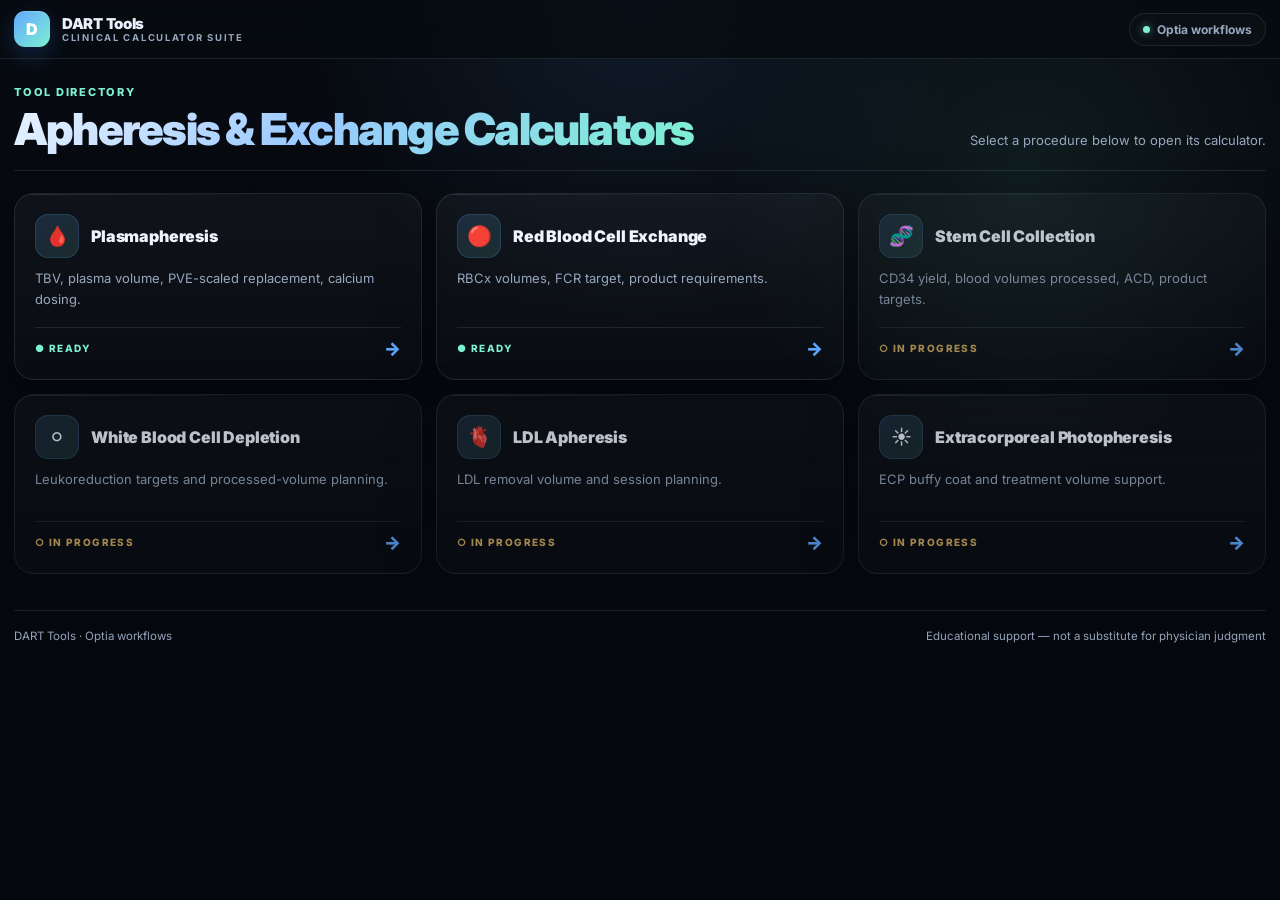
<file: index2.html>
<!DOCTYPE html>
<html lang="en" data-theme="dark">
<head>
<meta charset="UTF-8" />
<meta name="viewport" content="width=device-width, initial-scale=1.0" />
<title>DART Tools</title>
<link rel="preconnect" href="https://fonts.googleapis.com">
<link rel="preconnect" href="https://fonts.gstatic.com" crossorigin>
<link href="https://fonts.googleapis.com/css2?family=Inter:wght@400;500;600;700;800;900&display=swap" rel="stylesheet">
<style>
:root{
  --bg:#070b11;
  --card:#111a27;
  --card2:#0f1722;
  --border:rgba(149,173,205,.14);
  --border-strong:rgba(122,162,255,.28);
  --text:#e9f0fa;
  --muted:#96a7bf;
  --primary:#61a8ff;
  --primary2:#3b82f6;
  --accent:#7ef0d2;
  --gold:#cfa95f;
  --shadow:0 20px 60px rgba(0,0,0,.35);
  --nav-bg:rgba(7,11,17,.82);
  --grid:rgba(255,255,255,.03);
}
*{box-sizing:border-box;margin:0;padding:0}
html{scroll-behavior:smooth}
body{
  font-family:'Inter',system-ui,sans-serif;
  background:
    radial-gradient(circle at top, rgba(97,168,255,.10), transparent 30%),
    radial-gradient(circle at 80% 20%, rgba(126,240,210,.08), transparent 24%),
    linear-gradient(180deg, var(--bg), #05080d 100%);
  color:var(--text);
  -webkit-font-smoothing:antialiased;
  overflow-x:hidden;
  min-height:100vh;
}
body::before{
  content:"";position:fixed;inset:0;pointer-events:none;
  background:
    linear-gradient(var(--grid) 1px, transparent 1px),
    linear-gradient(90deg, var(--grid) 1px, transparent 1px);
  background-size:40px 40px;opacity:.45;
  mask-image:linear-gradient(to bottom, rgba(0,0,0,.35), transparent 80%);
}
a{text-decoration:none;color:inherit}
.container{width:min(1280px, calc(100% - 28px));margin:0 auto}

/* ── nav ──────────────────────────────────────────── */
nav{
  position:sticky;top:0;z-index:200;
  backdrop-filter:blur(18px);
  background:var(--nav-bg);
  border-bottom:1px solid var(--border);
}
.nav-inner{
  min-height:58px;display:flex;align-items:center;justify-content:space-between;
  gap:12px;flex-wrap:wrap;padding:8px 0;
}
.brand{display:flex;align-items:center;gap:12px}
.brand-mark{
  width:36px;height:36px;border-radius:11px;
  display:grid;place-items:center;
  font-size:16px;font-weight:900;color:#fff;
  background:linear-gradient(135deg,var(--primary),var(--accent));
  box-shadow:inset 0 1px 0 rgba(255,255,255,.2),0 8px 24px rgba(59,130,246,.24);
}
.brand-title{font-size:15px;font-weight:900;letter-spacing:-.02em;line-height:1.15}
.brand-sub{font-size:9.5px;text-transform:uppercase;letter-spacing:.18em;color:var(--muted);font-weight:700}
.chip{
  display:inline-flex;align-items:center;gap:7px;
  padding:8px 13px;border-radius:999px;
  border:1px solid var(--border);
  background:rgba(255,255,255,.02);
  color:var(--muted);font-size:12px;font-weight:700;
}
.chip .dot{width:7px;height:7px;border-radius:50%;background:var(--accent);box-shadow:0 0 8px rgba(126,240,210,.6);animation:pulse 2s infinite}
@keyframes pulse{0%,100%{transform:scale(1);opacity:1}50%{transform:scale(.7);opacity:.5}}

/* ── head bar ─────────────────────────────────────── */
.head-bar{
  padding:26px 0 18px;
  display:flex;align-items:flex-end;justify-content:space-between;gap:16px;flex-wrap:wrap;
  border-bottom:1px solid var(--border);margin-bottom:22px;
}
.head-kicker{
  font-size:11px;text-transform:uppercase;letter-spacing:.16em;
  color:var(--accent);font-weight:800;margin-bottom:8px;
}
.head-title{
  font-size:clamp(28px,4.2vw,44px);
  line-height:1.02;letter-spacing:-.04em;font-weight:900;
}
.head-title .accent{
  background:linear-gradient(135deg,#eaf3ff 0%,#99c9ff 45%,#7ef0d2 100%);
  -webkit-background-clip:text;background-clip:text;color:transparent;
}
.head-meta{font-size:13px;color:var(--muted);max-width:420px;line-height:1.65;text-align:right}

/* ── tool grid ────────────────────────────────────── */
.tools{
  display:grid;
  grid-template-columns:repeat(3, 1fr);
  gap:14px;
  padding-bottom:28px;
}
.tool{
  display:flex;flex-direction:column;justify-content:space-between;
  gap:16px;padding:20px;min-height:180px;
  border-radius:20px;
  background:linear-gradient(180deg, rgba(255,255,255,.04), rgba(255,255,255,.015));
  border:1px solid var(--border);
  box-shadow:var(--shadow);
  transition:transform .22s ease, border-color .22s ease, background .22s ease, box-shadow .22s ease;
  position:relative;overflow:hidden;
}
.tool::before{
  content:"";position:absolute;inset:0 auto auto 0;width:100%;height:1px;
  background:linear-gradient(90deg, rgba(255,255,255,.12), transparent 60%);
}
.tool:hover{
  transform:translateY(-3px);
  border-color:rgba(97,168,255,.34);
  background:linear-gradient(180deg, rgba(97,168,255,.09), rgba(255,255,255,.02));
  box-shadow:0 24px 48px rgba(0,0,0,.32);
}
.tool-head{display:flex;align-items:center;gap:12px}
.tool-icon{
  width:44px;height:44px;border-radius:13px;
  display:grid;place-items:center;flex-shrink:0;
  font-size:20px;
  background:linear-gradient(135deg, rgba(97,168,255,.16), rgba(126,240,210,.12));
  border:1px solid rgba(97,168,255,.18);
}
.tool-title{font-size:16px;font-weight:900;color:#eff5ff;letter-spacing:-.01em}
.tool-desc{font-size:13px;color:var(--muted);line-height:1.65}
.tool-foot{
  display:flex;align-items:center;justify-content:space-between;
  padding-top:10px;border-top:1px solid var(--border);
}
.tool-tag{
  font-size:10px;text-transform:uppercase;letter-spacing:.14em;
  color:var(--muted);font-weight:800;
}
.tool-tag.ready{color:var(--accent)}
.tool-tag.wip{color:var(--gold)}
.tool-arrow{
  font-size:18px;color:var(--primary);font-weight:900;
  transition:transform .2s ease;
}
.tool:hover .tool-arrow{transform:translateX(4px)}

.tool.wip{opacity:.78}
.tool.wip:hover{opacity:1}

/* ── footer ───────────────────────────────────────── */
.foot{
  padding:18px 0 34px;border-top:1px solid var(--border);
  color:var(--muted);font-size:11.5px;
  display:flex;justify-content:space-between;gap:14px;flex-wrap:wrap;
  margin-top:8px;
}

@media (max-width:900px){.tools{grid-template-columns:repeat(2,1fr)}}
@media (max-width:560px){
  .tools{grid-template-columns:1fr}
  .head-meta{text-align:left}
}
</style>
</head>
<body>

<nav>
  <div class="container nav-inner">
    <a class="brand" href="index.html">
      <div class="brand-mark">D</div>
      <div>
        <div class="brand-title">DART Tools</div>
        <div class="brand-sub">Clinical calculator suite</div>
      </div>
    </a>
    <span class="chip"><span class="dot"></span>Optia workflows</span>
  </div>
</nav>

<div class="container">

  <div class="head-bar">
    <div>
      <div class="head-kicker">Tool Directory</div>
      <div class="head-title"><span class="accent">Apheresis &amp; Exchange Calculators</span></div>
    </div>
    <div class="head-meta">Select a procedure below to open its calculator.</div>
  </div>

  <div class="tools" id="toolGrid"></div>

  <div class="foot">
    <span>DART Tools · Optia workflows</span>
    <span>Educational support — not a substitute for physician judgment</span>
  </div>

</div>

<script>
const tools = [
  { title:"Plasmapheresis",                title_short:"TPE",   href:"plasmapheresis.html",                icon:"🩸", desc:"TBV, plasma volume, PVE-scaled replacement, calcium dosing.", status:"ready" },
  { title:"Red Blood Cell Exchange",       title_short:"RBCx",  href:"rbcx.html",                           icon:"🔴", desc:"RBCx volumes, FCR target, product requirements.",             status:"ready" },
  { title:"Stem Cell Collection",          title_short:"HPC",   href:"stem-cell-collection.html",           icon:"🧬", desc:"CD34 yield, blood volumes processed, ACD, product targets.",  status:"wip"   },
  { title:"White Blood Cell Depletion",    title_short:"WBCx",  href:"white-blood-cell-depletion.html",     icon:"⚪", desc:"Leukoreduction targets and processed-volume planning.",       status:"wip"   },
  { title:"LDL Apheresis",                 title_short:"LDL",   href:"ldl-apheresis.html",                  icon:"🫀", desc:"LDL removal volume and session planning.",                    status:"wip"   },
  { title:"Extracorporeal Photopheresis",  title_short:"ECP",   href:"extracorporeal-photopheresis.html",   icon:"☀️", desc:"ECP buffy coat and treatment volume support.",                status:"wip"   }
];

const grid = document.getElementById('toolGrid');
tools.forEach(t => {
  const a = document.createElement('a');
  a.className = 'tool' + (t.status==='wip' ? ' wip' : '');
  a.href = t.href;
  a.innerHTML = `
    <div>
      <div class="tool-head">
        <div class="tool-icon">${t.icon}</div>
        <div class="tool-title">${t.title}</div>
      </div>
      <div style="height:10px"></div>
      <div class="tool-desc">${t.desc}</div>
    </div>
    <div class="tool-foot">
      <span class="tool-tag ${t.status==='ready'?'ready':'wip'}">${t.status==='ready'?'● Ready':'○ In progress'}</span>
      <span class="tool-arrow">→</span>
    </div>`;
  grid.appendChild(a);
});
</script>
</body>
</html>
</file>
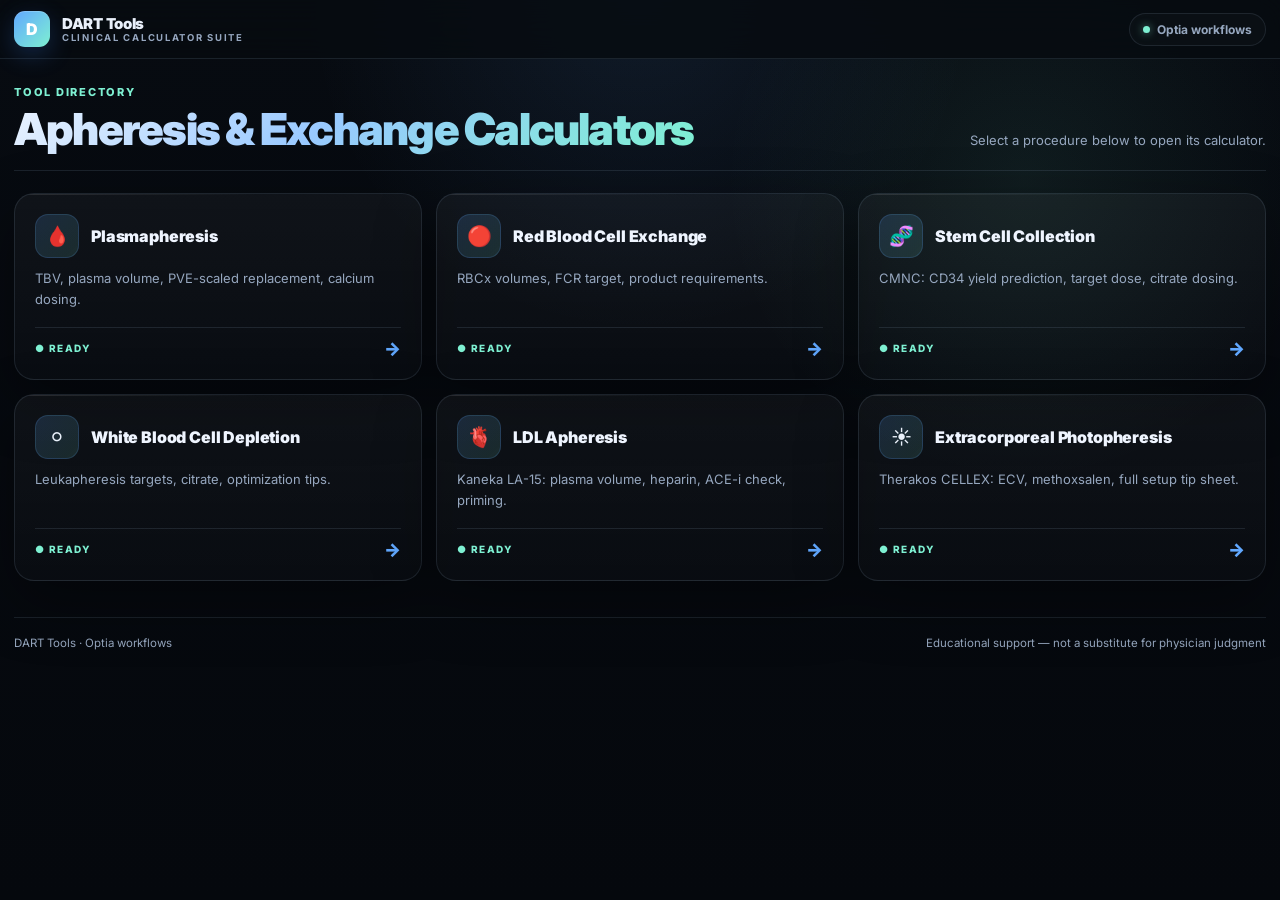
<file: index3.html>
<!DOCTYPE html>
<html lang="en" data-theme="dark">
<head>
<meta charset="UTF-8" />
<meta name="viewport" content="width=device-width, initial-scale=1.0" />
<title>DART Tools</title>
<link rel="preconnect" href="https://fonts.googleapis.com">
<link rel="preconnect" href="https://fonts.gstatic.com" crossorigin>
<link href="https://fonts.googleapis.com/css2?family=Inter:wght@400;500;600;700;800;900&display=swap" rel="stylesheet">
<style>
:root{
  --bg:#070b11;
  --card:#111a27;
  --card2:#0f1722;
  --border:rgba(149,173,205,.14);
  --border-strong:rgba(122,162,255,.28);
  --text:#e9f0fa;
  --muted:#96a7bf;
  --primary:#61a8ff;
  --primary2:#3b82f6;
  --accent:#7ef0d2;
  --gold:#cfa95f;
  --shadow:0 20px 60px rgba(0,0,0,.35);
  --nav-bg:rgba(7,11,17,.82);
  --grid:rgba(255,255,255,.03);
}
*{box-sizing:border-box;margin:0;padding:0}
html{scroll-behavior:smooth}
body{
  font-family:'Inter',system-ui,sans-serif;
  background:
    radial-gradient(circle at top, rgba(97,168,255,.10), transparent 30%),
    radial-gradient(circle at 80% 20%, rgba(126,240,210,.08), transparent 24%),
    linear-gradient(180deg, var(--bg), #05080d 100%);
  color:var(--text);
  -webkit-font-smoothing:antialiased;
  overflow-x:hidden;
  min-height:100vh;
}
body::before{
  content:"";position:fixed;inset:0;pointer-events:none;
  background:
    linear-gradient(var(--grid) 1px, transparent 1px),
    linear-gradient(90deg, var(--grid) 1px, transparent 1px);
  background-size:40px 40px;opacity:.45;
  mask-image:linear-gradient(to bottom, rgba(0,0,0,.35), transparent 80%);
}
a{text-decoration:none;color:inherit}
.container{width:min(1280px, calc(100% - 28px));margin:0 auto}

/* ── nav ──────────────────────────────────────────── */
nav{
  position:sticky;top:0;z-index:200;
  backdrop-filter:blur(18px);
  background:var(--nav-bg);
  border-bottom:1px solid var(--border);
}
.nav-inner{
  min-height:58px;display:flex;align-items:center;justify-content:space-between;
  gap:12px;flex-wrap:wrap;padding:8px 0;
}
.brand{display:flex;align-items:center;gap:12px}
.brand-mark{
  width:36px;height:36px;border-radius:11px;
  display:grid;place-items:center;
  font-size:16px;font-weight:900;color:#fff;
  background:linear-gradient(135deg,var(--primary),var(--accent));
  box-shadow:inset 0 1px 0 rgba(255,255,255,.2),0 8px 24px rgba(59,130,246,.24);
}
.brand-title{font-size:15px;font-weight:900;letter-spacing:-.02em;line-height:1.15}
.brand-sub{font-size:9.5px;text-transform:uppercase;letter-spacing:.18em;color:var(--muted);font-weight:700}
.chip{
  display:inline-flex;align-items:center;gap:7px;
  padding:8px 13px;border-radius:999px;
  border:1px solid var(--border);
  background:rgba(255,255,255,.02);
  color:var(--muted);font-size:12px;font-weight:700;
}
.chip .dot{width:7px;height:7px;border-radius:50%;background:var(--accent);box-shadow:0 0 8px rgba(126,240,210,.6);animation:pulse 2s infinite}
@keyframes pulse{0%,100%{transform:scale(1);opacity:1}50%{transform:scale(.7);opacity:.5}}

/* ── head bar ─────────────────────────────────────── */
.head-bar{
  padding:26px 0 18px;
  display:flex;align-items:flex-end;justify-content:space-between;gap:16px;flex-wrap:wrap;
  border-bottom:1px solid var(--border);margin-bottom:22px;
}
.head-kicker{
  font-size:11px;text-transform:uppercase;letter-spacing:.16em;
  color:var(--accent);font-weight:800;margin-bottom:8px;
}
.head-title{
  font-size:clamp(28px,4.2vw,44px);
  line-height:1.02;letter-spacing:-.04em;font-weight:900;
}
.head-title .accent{
  background:linear-gradient(135deg,#eaf3ff 0%,#99c9ff 45%,#7ef0d2 100%);
  -webkit-background-clip:text;background-clip:text;color:transparent;
}
.head-meta{font-size:13px;color:var(--muted);max-width:420px;line-height:1.65;text-align:right}

/* ── tool grid ────────────────────────────────────── */
.tools{
  display:grid;
  grid-template-columns:repeat(3, 1fr);
  gap:14px;
  padding-bottom:28px;
}
.tool{
  display:flex;flex-direction:column;justify-content:space-between;
  gap:16px;padding:20px;min-height:180px;
  border-radius:20px;
  background:linear-gradient(180deg, rgba(255,255,255,.04), rgba(255,255,255,.015));
  border:1px solid var(--border);
  box-shadow:var(--shadow);
  transition:transform .22s ease, border-color .22s ease, background .22s ease, box-shadow .22s ease;
  position:relative;overflow:hidden;
}
.tool::before{
  content:"";position:absolute;inset:0 auto auto 0;width:100%;height:1px;
  background:linear-gradient(90deg, rgba(255,255,255,.12), transparent 60%);
}
.tool:hover{
  transform:translateY(-3px);
  border-color:rgba(97,168,255,.34);
  background:linear-gradient(180deg, rgba(97,168,255,.09), rgba(255,255,255,.02));
  box-shadow:0 24px 48px rgba(0,0,0,.32);
}
.tool-head{display:flex;align-items:center;gap:12px}
.tool-icon{
  width:44px;height:44px;border-radius:13px;
  display:grid;place-items:center;flex-shrink:0;
  font-size:20px;
  background:linear-gradient(135deg, rgba(97,168,255,.16), rgba(126,240,210,.12));
  border:1px solid rgba(97,168,255,.18);
}
.tool-title{font-size:16px;font-weight:900;color:#eff5ff;letter-spacing:-.01em}
.tool-desc{font-size:13px;color:var(--muted);line-height:1.65}
.tool-foot{
  display:flex;align-items:center;justify-content:space-between;
  padding-top:10px;border-top:1px solid var(--border);
}
.tool-tag{
  font-size:10px;text-transform:uppercase;letter-spacing:.14em;
  color:var(--muted);font-weight:800;
}
.tool-tag.ready{color:var(--accent)}
.tool-tag.wip{color:var(--gold)}
.tool-arrow{
  font-size:18px;color:var(--primary);font-weight:900;
  transition:transform .2s ease;
}
.tool:hover .tool-arrow{transform:translateX(4px)}

.tool.wip{opacity:.78}
.tool.wip:hover{opacity:1}

/* ── footer ───────────────────────────────────────── */
.foot{
  padding:18px 0 34px;border-top:1px solid var(--border);
  color:var(--muted);font-size:11.5px;
  display:flex;justify-content:space-between;gap:14px;flex-wrap:wrap;
  margin-top:8px;
}

@media (max-width:900px){.tools{grid-template-columns:repeat(2,1fr)}}
@media (max-width:560px){
  .tools{grid-template-columns:1fr}
  .head-meta{text-align:left}
}
</style>
</head>
<body>

<nav>
  <div class="container nav-inner">
    <a class="brand" href="index.html">
      <div class="brand-mark">D</div>
      <div>
        <div class="brand-title">DART Tools</div>
        <div class="brand-sub">Clinical calculator suite</div>
      </div>
    </a>
    <span class="chip"><span class="dot"></span>Optia workflows</span>
  </div>
</nav>

<div class="container">

  <div class="head-bar">
    <div>
      <div class="head-kicker">Tool Directory</div>
      <div class="head-title"><span class="accent">Apheresis &amp; Exchange Calculators</span></div>
    </div>
    <div class="head-meta">Select a procedure below to open its calculator.</div>
  </div>

  <div class="tools" id="toolGrid"></div>

  <div class="foot">
    <span>DART Tools · Optia workflows</span>
    <span>Educational support — not a substitute for physician judgment</span>
  </div>

</div>

<script>
const tools = [
  { title:"Plasmapheresis",                title_short:"TPE",   href:"plasmapheresis.html",                icon:"🩸", desc:"TBV, plasma volume, PVE-scaled replacement, calcium dosing.", status:"ready" },
  { title:"Red Blood Cell Exchange",       title_short:"RBCx",  href:"rbcx.html",                           icon:"🔴", desc:"RBCx volumes, FCR target, product requirements.",             status:"ready" },
  { title:"Stem Cell Collection",          title_short:"HPC",   href:"stem-cell-collection.html",           icon:"🧬", desc:"CMNC: CD34 yield prediction, target dose, citrate dosing.",   status:"ready" },
  { title:"White Blood Cell Depletion",    title_short:"WBCx",  href:"white-blood-cell-depletion.html",     icon:"⚪", desc:"Leukapheresis targets, citrate, optimization tips.",          status:"ready" },
  { title:"LDL Apheresis",                 title_short:"LDL",   href:"ldl-apheresis.html",                  icon:"🫀", desc:"Kaneka LA-15: plasma volume, heparin, ACE-i check, priming.", status:"ready" },
  { title:"Extracorporeal Photopheresis",  title_short:"ECP",   href:"extracorporeal-photopheresis.html",   icon:"☀️", desc:"Therakos CELLEX: ECV, methoxsalen, full setup tip sheet.",    status:"ready" }
];

const grid = document.getElementById('toolGrid');
tools.forEach(t => {
  const a = document.createElement('a');
  a.className = 'tool' + (t.status==='wip' ? ' wip' : '');
  a.href = t.href;
  a.innerHTML = `
    <div>
      <div class="tool-head">
        <div class="tool-icon">${t.icon}</div>
        <div class="tool-title">${t.title}</div>
      </div>
      <div style="height:10px"></div>
      <div class="tool-desc">${t.desc}</div>
    </div>
    <div class="tool-foot">
      <span class="tool-tag ${t.status==='ready'?'ready':'wip'}">${t.status==='ready'?'● Ready':'○ In progress'}</span>
      <span class="tool-arrow">→</span>
    </div>`;
  grid.appendChild(a);
});
</script>
</body>
</html>
</file>
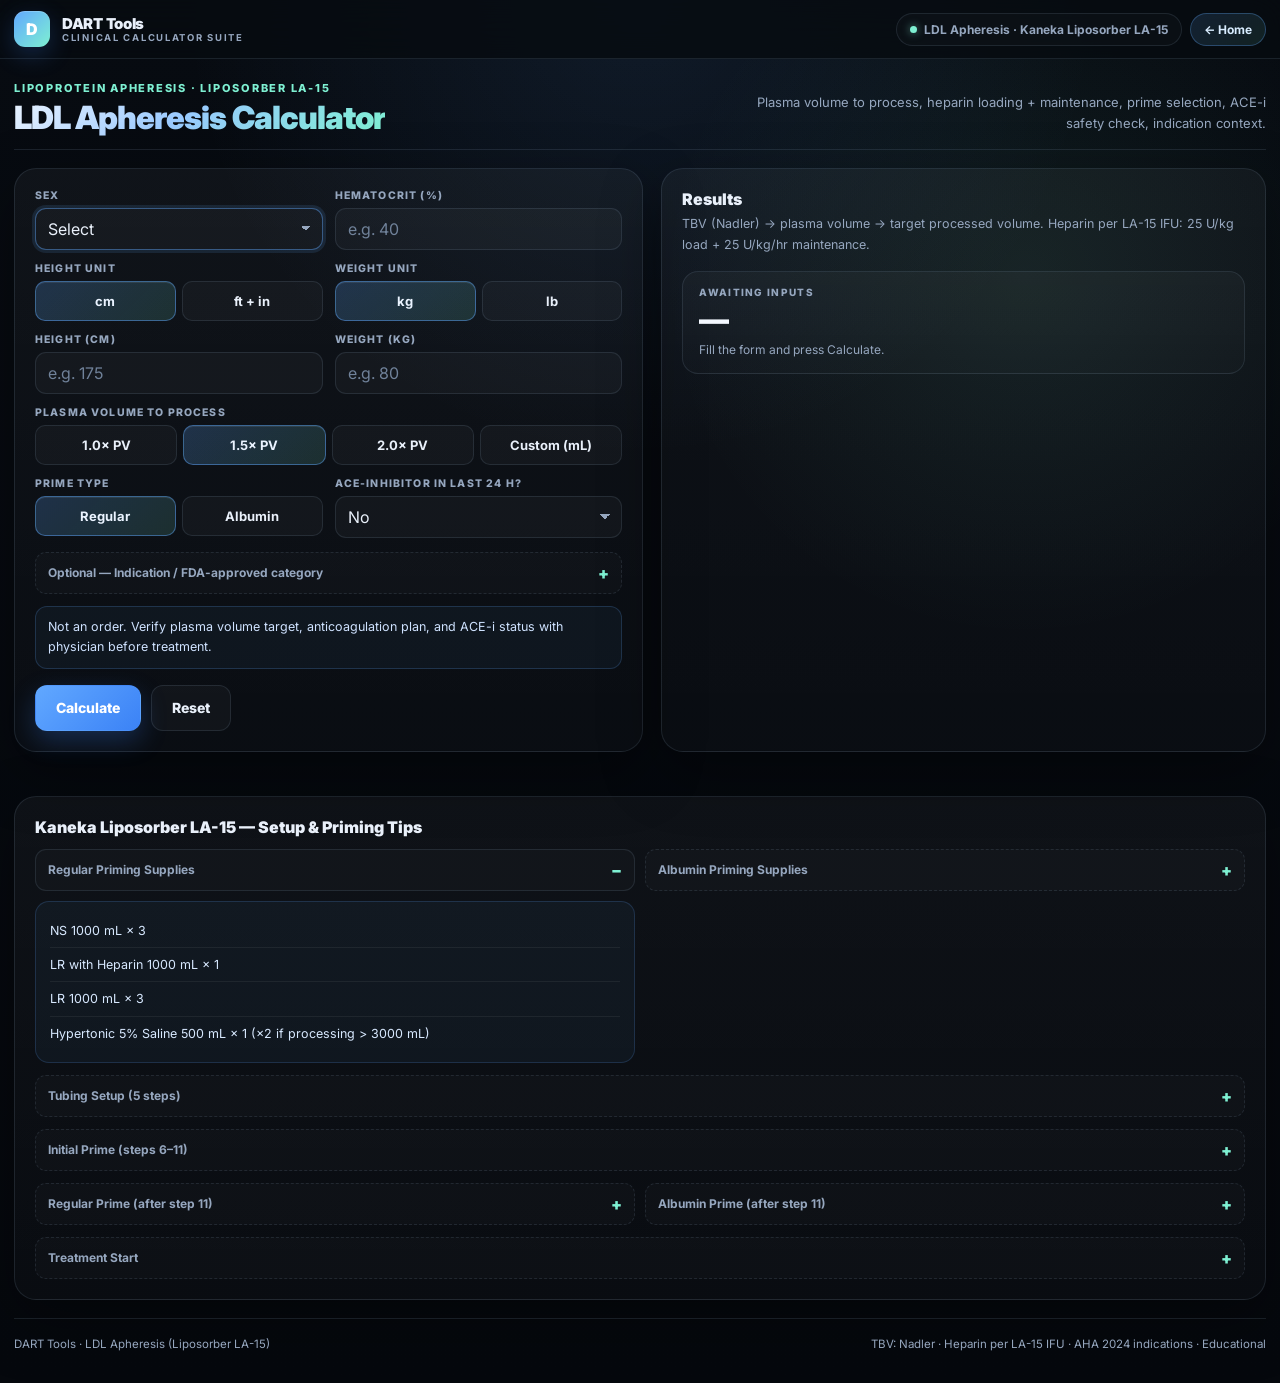
<file: ldl-apheresis.html>
<!DOCTYPE html>
<html lang="en" data-theme="dark">
<head>
<meta charset="UTF-8" />
<meta name="viewport" content="width=device-width, initial-scale=1.0" />
<title>DART Tools — LDL Apheresis (Kaneka Liposorber LA-15)</title>
<link rel="preconnect" href="https://fonts.googleapis.com">
<link rel="preconnect" href="https://fonts.gstatic.com" crossorigin>
<link href="https://fonts.googleapis.com/css2?family=Inter:wght@400;500;600;700;800;900&display=swap" rel="stylesheet">
<style>
:root{
  --bg:#070b11; --card:#111a27; --card2:#0f1722;
  --border:rgba(149,173,205,.14); --border-strong:rgba(122,162,255,.28);
  --text:#e9f0fa; --muted:#96a7bf;
  --primary:#61a8ff; --primary2:#3b82f6; --accent:#7ef0d2;
  --gold:#cfa95f; --warn:#ffcd70; --danger:#ff6f6f;
  --shadow:0 20px 60px rgba(0,0,0,.35);
  --nav-bg:rgba(7,11,17,.82); --grid:rgba(255,255,255,.03);
}
*{box-sizing:border-box;margin:0;padding:0}
html{scroll-behavior:smooth}
body{font-family:'Inter',system-ui,sans-serif;background:radial-gradient(circle at top, rgba(97,168,255,.10), transparent 30%),radial-gradient(circle at 80% 20%, rgba(126,240,210,.08), transparent 24%),linear-gradient(180deg, var(--bg), #05080d 100%);color:var(--text);-webkit-font-smoothing:antialiased;overflow-x:hidden;min-height:100vh}
body::before{content:"";position:fixed;inset:0;pointer-events:none;background:linear-gradient(var(--grid) 1px, transparent 1px),linear-gradient(90deg, var(--grid) 1px, transparent 1px);background-size:40px 40px;opacity:.45;mask-image:linear-gradient(to bottom, rgba(0,0,0,.35), transparent 80%)}
a{text-decoration:none;color:inherit}
.container{width:min(1280px, calc(100% - 28px));margin:0 auto}

nav{position:sticky;top:0;z-index:200;backdrop-filter:blur(18px);background:var(--nav-bg);border-bottom:1px solid var(--border)}
.nav-inner{min-height:58px;display:flex;align-items:center;justify-content:space-between;gap:12px;flex-wrap:wrap;padding:8px 0}
.brand{display:flex;align-items:center;gap:12px}
.brand-mark{width:36px;height:36px;border-radius:11px;display:grid;place-items:center;font-size:16px;font-weight:900;color:#fff;background:linear-gradient(135deg,var(--primary),var(--accent));box-shadow:inset 0 1px 0 rgba(255,255,255,.2),0 8px 24px rgba(59,130,246,.24)}
.brand-title{font-size:15px;font-weight:900;letter-spacing:-.02em;line-height:1.15}
.brand-sub{font-size:9.5px;text-transform:uppercase;letter-spacing:.18em;color:var(--muted);font-weight:700}
.nav-right{display:flex;gap:8px;flex-wrap:wrap;align-items:center}
.chip{display:inline-flex;align-items:center;gap:7px;padding:8px 13px;border-radius:999px;border:1px solid var(--border);background:rgba(255,255,255,.02);color:var(--muted);font-size:12px;font-weight:700;transition:all .2s ease}
.chip-home{background:linear-gradient(135deg,rgba(97,168,255,.14),rgba(126,240,210,.10));border-color:rgba(97,168,255,.3);color:#d8ecff}
.chip-home:hover{border-color:rgba(97,168,255,.55);color:#fff;transform:translateY(-1px)}
.chip .dot{width:7px;height:7px;border-radius:50%;background:var(--accent);box-shadow:0 0 8px rgba(126,240,210,.6);animation:pulse 2s infinite}
@keyframes pulse{0%,100%{transform:scale(1);opacity:1}50%{transform:scale(.7);opacity:.5}}

.head-bar{padding:22px 0 14px;display:flex;align-items:flex-end;justify-content:space-between;gap:16px;flex-wrap:wrap;border-bottom:1px solid var(--border);margin-bottom:18px}
.head-kicker{font-size:11px;text-transform:uppercase;letter-spacing:.16em;color:var(--accent);font-weight:800;margin-bottom:6px}
.head-title{font-size:clamp(22px,3.4vw,32px);line-height:1.05;letter-spacing:-.03em;font-weight:900}
.head-title .accent{background:linear-gradient(135deg,#eaf3ff 0%,#99c9ff 45%,#7ef0d2 100%);-webkit-background-clip:text;background-clip:text;color:transparent}
.head-meta{font-size:13px;color:var(--muted);max-width:520px;line-height:1.65;text-align:right}

.grid-wrap{display:grid;grid-template-columns:1.02fr .98fr;gap:18px;padding-bottom:44px}
.panel{background:linear-gradient(180deg, rgba(255,255,255,.04), rgba(255,255,255,.02));border:1px solid var(--border);border-radius:22px;padding:20px;box-shadow:var(--shadow)}
.panel-title{font-size:16px;font-weight:900;margin-bottom:4px}
.panel-sub{font-size:12.5px;color:var(--muted);line-height:1.7;margin-bottom:16px}

.form-grid{display:grid;grid-template-columns:1fr 1fr;gap:12px}
.field{display:flex;flex-direction:column;gap:6px;min-width:0}
.field.full{grid-column:1 / -1}
.label{font-size:10.5px;font-weight:800;text-transform:uppercase;letter-spacing:.11em;color:var(--muted)}

input,select,button{font:inherit}
input,select{width:100%;min-height:42px;border-radius:11px;border:1px solid var(--border);background:rgba(255,255,255,.03);color:var(--text);padding:0 12px;outline:none;transition:border-color .2s ease, box-shadow .2s ease}
input:focus,select:focus{border-color:rgba(97,168,255,.45);box-shadow:0 0 0 3px rgba(97,168,255,.12)}
input::placeholder{color:#70829a}
select{appearance:none;-webkit-appearance:none;background-image:linear-gradient(45deg, transparent 50%, var(--muted) 50%),linear-gradient(135deg, var(--muted) 50%, transparent 50%);background-position:calc(100% - 16px) 50%, calc(100% - 11px) 50%;background-size:5px 5px, 5px 5px;background-repeat:no-repeat;padding-right:30px}

.inline-toggle{display:flex;gap:6px;flex-wrap:wrap}
.toggle-btn{flex:1;min-width:60px;min-height:40px;padding:0 10px;border-radius:10px;border:1px solid var(--border);background:rgba(255,255,255,.03);color:var(--text);font-weight:700;font-size:13px;cursor:pointer;transition:all .2s ease}
.toggle-btn:hover{border-color:rgba(97,168,255,.34)}
.toggle-btn.active{background:linear-gradient(135deg,rgba(97,168,255,.22),rgba(126,240,210,.14));border-color:rgba(97,168,255,.45);color:#eaf3ff;box-shadow:inset 0 1px 0 rgba(255,255,255,.08)}
.sub-grid,.mini-grid{display:grid;grid-template-columns:1fr 1fr;gap:10px}

.note{border:1px solid rgba(126,240,210,.18);background:rgba(126,240,210,.06);color:#d5fff2;border-radius:12px;padding:10px 12px;font-size:12.5px;line-height:1.65}
.note.warning{border-color:rgba(255,205,112,.20);background:rgba(255,205,112,.08);color:#ffe8b6}
.note.info{border-color:rgba(97,168,255,.2);background:rgba(97,168,255,.05);color:#cfe2ff}
.note.danger{border-color:rgba(255,111,111,.30);background:rgba(255,111,111,.08);color:#ffd2d2}

.calc-row{display:flex;gap:10px;flex-wrap:wrap;margin-top:16px}
.btn{display:inline-flex;align-items:center;justify-content:center;gap:8px;min-height:46px;padding:0 20px;border-radius:12px;border:1px solid transparent;font-weight:800;font-size:14px;cursor:pointer;transition:all .22s ease}
.btn:hover{transform:translateY(-1px)}
.btn-primary{color:#fff;background:linear-gradient(135deg,var(--primary),var(--primary2));box-shadow:0 10px 26px rgba(59,130,246,.26)}
.btn-primary:hover{box-shadow:0 14px 32px rgba(59,130,246,.38)}
.btn-secondary{color:var(--text);background:rgba(255,255,255,.03);border-color:var(--border)}
.btn-secondary:hover{border-color:rgba(97,168,255,.34)}

.result-stack{display:grid;gap:12px}
.result-card{border:1px solid var(--border);border-radius:16px;background:linear-gradient(180deg, rgba(255,255,255,.03), rgba(255,255,255,.015));padding:14px 16px}
.result-kicker{font-size:10px;text-transform:uppercase;letter-spacing:.13em;color:var(--muted);font-weight:800;margin-bottom:6px}
.result-value{font-size:clamp(20px,3vw,30px);letter-spacing:-.04em;line-height:1;font-weight:900;color:#f4f8ff;margin-bottom:6px}
.result-meta{color:var(--muted);font-size:12px;line-height:1.6}
.math-box{border:1px solid rgba(97,168,255,.18);background:rgba(97,168,255,.05);color:#d8e9ff;border-radius:14px;padding:12px 14px;font-size:12.5px;line-height:1.7}
.math-box strong{color:#fff}
.calc-line{padding:6px 0;border-bottom:1px solid rgba(255,255,255,.06)}
.calc-line:last-child{border-bottom:none}
.hidden{display:none!important}

.banner{border-radius:14px;padding:12px 14px;font-size:13px;font-weight:700;line-height:1.5;display:flex;gap:10px;align-items:flex-start}
.banner.danger{border:1px solid rgba(255,111,111,.32);background:rgba(255,111,111,.10);color:#ffd2d2}
.banner-icon{font-size:18px;line-height:1}

details{margin-top:2px}
details summary{cursor:pointer;list-style:none;padding:10px 12px;border-radius:11px;border:1px dashed var(--border);background:rgba(255,255,255,.02);font-size:12px;font-weight:700;color:var(--muted);display:flex;align-items:center;justify-content:space-between;transition:all .2s ease}
details summary:hover{color:var(--text);border-color:rgba(97,168,255,.3)}
details summary::-webkit-details-marker{display:none}
details summary::after{content:"+";font-size:16px;color:var(--accent);font-weight:900}
details[open] summary::after{content:"−"}
details[open] summary{margin-bottom:10px;border-style:solid}

.foot{padding:18px 0 32px;border-top:1px solid var(--border);color:var(--muted);font-size:11.5px;display:flex;justify-content:space-between;gap:14px;flex-wrap:wrap;margin-top:8px}

@media (max-width:980px){.grid-wrap{grid-template-columns:1fr}.head-meta{text-align:left}}
@media (max-width:540px){.form-grid,.sub-grid,.mini-grid{grid-template-columns:1fr}}
</style>
</head>
<body>

<nav>
  <div class="container nav-inner">
    <a class="brand" href="index.html">
      <div class="brand-mark">D</div>
      <div>
        <div class="brand-title">DART Tools</div>
        <div class="brand-sub">Clinical calculator suite</div>
      </div>
    </a>
    <div class="nav-right">
      <span class="chip"><span class="dot"></span>LDL Apheresis · Kaneka Liposorber LA-15</span>
      <a class="chip chip-home" href="index.html">← Home</a>
    </div>
  </div>
</nav>

<div class="container">

  <div class="head-bar">
    <div>
      <div class="head-kicker">Lipoprotein Apheresis · Liposorber LA-15</div>
      <div class="head-title"><span class="accent">LDL Apheresis Calculator</span></div>
    </div>
    <div class="head-meta">Plasma volume to process, heparin loading + maintenance, prime selection, ACE-i safety check, indication context.</div>
  </div>

  <div class="grid-wrap">

    <section class="panel">
      <div class="form-grid">

        <div class="field">
          <label class="label" for="sex">Sex</label>
          <select id="sex" autofocus>
            <option value="">Select</option>
            <option value="male">Male</option>
            <option value="female">Female</option>
          </select>
        </div>

        <div class="field">
          <label class="label" for="hct">Hematocrit (%)</label>
          <input id="hct" type="number" step="0.1" min="0" placeholder="e.g. 40" />
        </div>

        <div class="field">
          <label class="label">Height Unit</label>
          <div class="inline-toggle">
            <button class="toggle-btn active" type="button" id="heightMetricBtn">cm</button>
            <button class="toggle-btn" type="button" id="heightEnglishBtn">ft + in</button>
          </div>
        </div>

        <div class="field">
          <label class="label">Weight Unit</label>
          <div class="inline-toggle">
            <button class="toggle-btn active" type="button" id="weightMetricBtn">kg</button>
            <button class="toggle-btn" type="button" id="weightEnglishBtn">lb</button>
          </div>
        </div>

        <div class="field" id="heightCmWrap">
          <label class="label" for="heightCm">Height (cm)</label>
          <input id="heightCm" type="number" step="0.1" min="0" placeholder="e.g. 175" />
        </div>
        <div class="field hidden" id="heightEnglishWrap">
          <label class="label">Height (ft + in)</label>
          <div class="sub-grid">
            <input id="heightFt" type="number" step="1" min="0" placeholder="ft" />
            <input id="heightIn" type="number" step="0.1" min="0" placeholder="in" />
          </div>
        </div>

        <div class="field" id="weightKgWrap">
          <label class="label" for="weightKg">Weight (kg)</label>
          <input id="weightKg" type="number" step="0.1" min="0" placeholder="e.g. 80" />
        </div>
        <div class="field hidden" id="weightLbWrap">
          <label class="label" for="weightLb">Weight (lb)</label>
          <input id="weightLb" type="number" step="0.1" min="0" placeholder="e.g. 176" />
        </div>

        <div class="field full">
          <label class="label">Plasma Volume to Process</label>
          <div class="inline-toggle" id="pvpToggle">
            <button class="toggle-btn" type="button" data-pvp="1.0">1.0× PV</button>
            <button class="toggle-btn active" type="button" data-pvp="1.5">1.5× PV</button>
            <button class="toggle-btn" type="button" data-pvp="2.0">2.0× PV</button>
            <button class="toggle-btn" type="button" data-pvp="custom">Custom (mL)</button>
          </div>
        </div>

        <div class="field full hidden" id="customPvpWrap">
          <label class="label" for="customPvp">Custom plasma volume (mL) — typical 3000–4000</label>
          <input id="customPvp" type="number" step="50" min="0" placeholder="e.g. 3500" />
        </div>

        <div class="field">
          <label class="label">Prime Type</label>
          <div class="inline-toggle" id="primeToggle">
            <button class="toggle-btn active" type="button" data-prime="regular">Regular</button>
            <button class="toggle-btn" type="button" data-prime="albumin">Albumin</button>
          </div>
        </div>

        <div class="field">
          <label class="label" for="aceUse">ACE-Inhibitor in last 24 h?</label>
          <select id="aceUse">
            <option value="no">No</option>
            <option value="yes">YES — held / verify with MD</option>
            <option value="arb">No (on ARB instead)</option>
          </select>
        </div>

        <div class="field full">
          <details>
            <summary>Optional — Indication / FDA-approved category</summary>
            <select id="diagnosis">
              <option value="">Select indication (optional)</option>
              <option value="hofh">HoFH — Homozygous FH</option>
              <option value="hefh-cad">HeFH + CAD/PAD, LDL ≥ 100</option>
              <option value="hefh-ldl300">HeFH, LDL ≥ 300 (no CAD)</option>
              <option value="lpa-cad">FH + CAD/PAD, LDL ≥ 100, Lp(a) ≥ 60</option>
              <option value="fsgs">Recurrent FSGS post-transplant (Liposorber expanded)</option>
              <option value="other">Other / not listed</option>
            </select>
            <div id="diagnosisInfoCard" class="math-box hidden" style="margin-top:10px"></div>
          </details>
        </div>

        <div class="field full">
          <div class="note info">Not an order. Verify plasma volume target, anticoagulation plan, and ACE-i status with physician before treatment.</div>
        </div>

      </div>

      <div class="calc-row">
        <button class="btn btn-primary" id="calculateBtn" type="button">Calculate</button>
        <button class="btn btn-secondary" id="resetBtn" type="button">Reset</button>
      </div>
    </section>

    <aside class="panel">
      <div class="panel-title">Results</div>
      <div class="panel-sub">TBV (Nadler) → plasma volume → target processed volume. Heparin per LA-15 IFU: 25 U/kg load + 25 U/kg/hr maintenance.</div>
      <div class="result-stack" id="results">
        <div class="result-card">
          <div class="result-kicker">Awaiting inputs</div>
          <div class="result-value">—</div>
          <div class="result-meta">Fill the form and press Calculate.</div>
        </div>
      </div>
    </aside>

  </div>

  <!-- Tip Sheet Section -->
  <section class="panel" style="margin-bottom:18px">
    <div class="panel-title" style="margin-bottom:10px">Kaneka Liposorber LA-15 — Setup & Priming Tips</div>
    <div class="mini-grid">
      <details open>
        <summary>Regular Priming Supplies</summary>
        <div class="math-box">
          <div class="calc-line">NS 1000 mL × 3</div>
          <div class="calc-line">LR with Heparin 1000 mL × 1</div>
          <div class="calc-line">LR 1000 mL × 3</div>
          <div class="calc-line">Hypertonic 5% Saline 500 mL × 1 (×2 if processing &gt; 3000 mL)</div>
        </div>
      </details>
      <details>
        <summary>Albumin Priming Supplies</summary>
        <div class="math-box">
          <div class="calc-line">NS 1000 mL × 3</div>
          <div class="calc-line">LR 1000 mL × 4</div>
          <div class="calc-line">Heparinized Albumin 500 mL × 2</div>
          <div class="calc-line">Hypertonic 5% Saline 500 mL × 1</div>
        </div>
      </details>
    </div>
    <div style="height:10px"></div>
    <details>
      <summary>Tubing Setup (5 steps)</summary>
      <div class="math-box">
        <div class="calc-line">1. Turn on machine, follow prompts for machine test &amp; tubing setup.</div>
        <div class="calc-line">2. Connect tubing only as directed.</div>
        <div class="calc-line">3. Double check: <strong>11 valves, 7 connections, 7 transducers</strong>.</div>
        <div class="calc-line">4. Connect separator and columns as directed.</div>
        <div class="calc-line">5. Attach drain bag.</div>
      </div>
    </details>
    <div style="height:10px"></div>
    <details>
      <summary>Initial Prime (steps 6–11)</summary>
      <div class="math-box">
        <div class="calc-line">6. Connect heparin 20 mL syringe infusion.</div>
        <div class="calc-line">7. Connect 2 bags of NS 1000 mL (bridged) → FD1 and FD2.</div>
        <div class="calc-line">8. Connect Hypertonic 5% Saline → FD3.</div>
        <div class="calc-line">9. Fill chambers — make sure NO AIR in tubing above chamber.</div>
        <div class="calc-line">10. 1st prime.</div>
        <div class="calc-line">11. Prime arterial line portion as instructed.</div>
      </div>
    </details>
    <div style="height:10px"></div>
    <div class="mini-grid">
      <details>
        <summary>Regular Prime (after step 11)</summary>
        <div class="math-box">
          <div class="calc-line">1. Connect 1 bag of heparinized LR → FD1 and FD2.</div>
          <div class="calc-line">2. 2nd prime.</div>
          <div class="calc-line">3. Empty drain bag.</div>
        </div>
      </details>
      <details>
        <summary>Albumin Prime (after step 11)</summary>
        <div class="math-box">
          <div class="calc-line">1. Connect 1 bag of LR 1000 mL → FD1 and FD2.</div>
          <div class="calc-line">2. 2nd prime.</div>
          <div class="calc-line">3. Empty drain bag.</div>
          <div class="calc-line">4. Connect 2 bottles heparinized albumin (1 → FD1, 1 → FD2) — <strong>filter needle for vent</strong>.</div>
          <div class="calc-line">5. 3rd prime — Albumin.</div>
        </div>
      </details>
    </div>
    <div style="height:10px"></div>
    <details>
      <summary>Treatment Start</summary>
      <div class="math-box">
        <div class="calc-line">1. Bridge 2–3 bags of LR 1000 mL together → FD2.</div>
        <div class="calc-line">2. Program machine: <strong>plasma volume to process</strong> + <strong>heparin flow rate</strong>.</div>
        <div class="calc-line">3. Confirm clamp <strong>to right of V11 is clamped</strong>.</div>
        <div class="calc-line">4. Start treatment.</div>
      </div>
    </details>
  </section>

  <div class="foot">
    <span>DART Tools · LDL Apheresis (Liposorber LA-15)</span>
    <span>TBV: Nadler · Heparin per LA-15 IFU · AHA 2024 indications · Educational</span>
  </div>

</div>

<script>
const diagnosisLibrary = {
  "hofh": {
    label:"Homozygous Familial Hypercholesterolemia (HoFH)",
    fda:"FDA-approved (LA-15) for HoFH despite maximal therapy.",
    target:"Time-averaged LDL-C reduction ≈35% with biweekly apheresis; ≈46% with weekly.",
    schedule:"Typically every 1–2 weeks lifelong.",
    nurse:"Verify access durability (often AVF/graft for chronic course), pre-Lp(a)/LDL trends, and statin/PCSK9/lomitapide adherence.",
    rationale:"Severely impaired LDL-receptor function — pharmacotherapy alone insufficient; mechanical removal is mainstay."
  },
  "hefh-cad": {
    label:"HeFH with established CAD/PAD, LDL ≥ 100 mg/dL",
    fda:"FDA-approved category — HeFH + CAD/PAD on max tolerated therapy unable to reach goals.",
    target:"Acute LDL-C reduction ≈ 60–70%; time-averaged ≈ 22–31% depending on cadence.",
    schedule:"Most centers run every 2 weeks.",
    nurse:"Confirm secondary-prevention pharmacotherapy maximized; coordinate with cardiology; trend lipid panel after each session and pre-next.",
    rationale:"Aggressive LDL-C reduction reduces MACE in this high-risk subgroup."
  },
  "hefh-ldl300": {
    label:"HeFH, LDL ≥ 300 mg/dL (no overt CAD)",
    fda:"FDA-approved when LDL-C remains ≥ 300 mg/dL on max tolerated therapy.",
    target:"Acute LDL-C reduction ≈ 60–70% per session.",
    schedule:"Every 1–2 weeks per protocol.",
    nurse:"Education on long-term cadence and access; reinforce diet/lifestyle adjuncts.",
    rationale:"Persistent severe hypercholesterolemia despite drug therapy carries premature ASCVD risk."
  },
  "lpa-cad": {
    label:"FH + CAD/PAD, LDL ≥ 100 + Lp(a) ≥ 60 mg/dL",
    fda:"FDA-approved indication addresses the Lp(a)-driven residual risk.",
    target:"Lp(a) reduction parallels LDL-C reduction (~60–70% acute).",
    schedule:"Often weekly or every 2 weeks based on Lp(a) trough.",
    nurse:"Lp(a) is a significant residual risk marker — verify Lp(a) is being trended pre/post.",
    rationale:"Lp(a)-elevated patients on PCSK9i may still derive MACE reduction from apheresis."
  },
  "fsgs": {
    label:"Focal Segmental Glomerulosclerosis (recurrent post-transplant) — Liposorber expanded indication",
    fda:"FDA-approved (LA-15) for recurrent FSGS in pediatric and adult kidney-transplant recipients (HDE / expanded indication).",
    target:"LDL apheresis used to remove circulating permeability factors driving FSGS recurrence.",
    schedule:"Center-specific induction schedule (often a 12-session course over ~9 weeks), then taper.",
    nurse:"Pediatric considerations; volume and access; trend proteinuria, albumin, eGFR, and immunosuppression levels.",
    rationale:"Removal of putative circulating permeability factor improves proteinuria in selected recurrent FSGS."
  },
  "other": {
    label:"Other / not listed",
    fda:"Verify FDA / payer category before scheduling.",
    target:"Confirm plasma volume target with physician.",
    schedule:"Confirm cadence with physician.",
    nurse:"Document indication, target, cadence, and adjunct medications.",
    rationale:"Indication not mapped here — verify with current guideline."
  }
};

const state = {heightMode:'cm', weightMode:'kg', pvp:1.5, isCustomPvp:false, prime:'regular'};
const $ = (id) => document.getElementById(id);
const el = {
  sex:$('sex'), hct:$('hct'),
  heightCm:$('heightCm'), heightFt:$('heightFt'), heightIn:$('heightIn'),
  weightKg:$('weightKg'), weightLb:$('weightLb'),
  customPvp:$('customPvp'), customPvpWrap:$('customPvpWrap'),
  aceUse:$('aceUse'), diagnosis:$('diagnosis'), diagnosisInfoCard:$('diagnosisInfoCard'),
  results:$('results'),
  calculateBtn:$('calculateBtn'), resetBtn:$('resetBtn'),
  heightMetricBtn:$('heightMetricBtn'), heightEnglishBtn:$('heightEnglishBtn'),
  weightMetricBtn:$('weightMetricBtn'), weightEnglishBtn:$('weightEnglishBtn'),
  heightCmWrap:$('heightCmWrap'), heightEnglishWrap:$('heightEnglishWrap'),
  weightKgWrap:$('weightKgWrap'), weightLbWrap:$('weightLbWrap'),
  pvpToggle:$('pvpToggle'), primeToggle:$('primeToggle')
};

function setActive(buttons, activeButton){ buttons.forEach(b=>b.classList.remove('active')); activeButton.classList.add('active'); }
function fmt(num, digits=1){ return Number(num).toLocaleString(undefined,{minimumFractionDigits:digits, maximumFractionDigits:digits}); }
function fmtInt(num){ return Math.round(Number(num)).toLocaleString(); }
function heightToCm(){ if(state.heightMode==='cm') return parseFloat(el.heightCm.value); const ft=parseFloat(el.heightFt.value||0); const inches=parseFloat(el.heightIn.value||0); return ((ft*12)+inches)*2.54; }
function weightToKg(){ if(state.weightMode==='kg') return parseFloat(el.weightKg.value); return parseFloat(el.weightLb.value)*0.45359237; }
function nadlerTBVml(sex, heightCm, weightKg){ const h=heightCm/100; return sex==='male' ? 604 + (367*Math.pow(h,3)) + (32.2*weightKg) : 183 + (356*Math.pow(h,3)) + (33.1*weightKg); }
function validatePositive(v, n){ if(!Number.isFinite(v) || v<=0) throw new Error(`Please enter a valid ${n}.`); }

function renderDiagnosisInfo(){
  const key = el.diagnosis.value;
  if(!key){ el.diagnosisInfoCard.classList.add('hidden'); el.diagnosisInfoCard.innerHTML=''; return; }
  const d = diagnosisLibrary[key];
  el.diagnosisInfoCard.classList.remove('hidden');
  el.diagnosisInfoCard.innerHTML = `
    <div class="calc-line"><strong>Indication:</strong> ${d.label}</div>
    <div class="calc-line"><strong>FDA / status:</strong> ${d.fda}</div>
    <div class="calc-line"><strong>Expected effect:</strong> ${d.target}</div>
    <div class="calc-line"><strong>Schedule:</strong> ${d.schedule}</div>
    <div class="calc-line"><strong>Nurse focus:</strong> ${d.nurse}</div>
  `;
}

function createResultHTML(d){
  // ACE-i banner
  let aceBanner = '';
  if(d.aceUse === 'yes'){
    aceBanner = `<div class="banner danger"><span class="banner-icon">⚠</span><div><strong>ACE-INHIBITOR FLAG.</strong> Dextran-sulfate columns (LA-15) generate bradykinin — concomitant ACE-i can cause severe hypotension / anaphylactoid reaction. <strong>Hold ACE-i ≥ 24 h before procedure</strong>; consider switch to ARB. Verify with physician before starting.</div></div>`;
  } else if(d.aceUse === 'arb'){
    aceBanner = `<div class="banner" style="border:1px solid rgba(126,240,210,.3);background:rgba(126,240,210,.06);color:#cdfaea"><span class="banner-icon">●</span><div><strong>ARB documented.</strong> ARBs are safe with dextran-sulfate apheresis. Confirm no ACE-i within last 24 h.</div></div>`;
  }

  // Heparin loading + maintenance per LA-15 IFU (~25 U/kg load, 25 U/kg/hr maintenance)
  const heparinLoadU = 25 * d.weightKg;
  const heparinMaintU = 25 * d.weightKg;
  // Estimated procedure time from plasma volume (assume ~50 mL/min plasma = 3000 mL/hr; total time = pvp / 50 + 30 min setup)
  const estMinutes = Math.round((d.targetPlasmaMl / 50) + 30);
  const estHours = estMinutes / 60;
  const heparinTotalU = heparinLoadU + (heparinMaintU * estHours);

  // Hypertonic saline guidance from priming notes
  const hypertonicBags = d.targetPlasmaMl > 3000 ? 2 : 1;

  return `
    ${aceBanner}

    ${d.diagnosis ? `
    <div class="result-card">
      <div class="result-kicker">Indication Context</div>
      <div class="result-value" style="font-size:18px">${d.diagnosis.label}</div>
      <div class="result-meta">${d.diagnosis.fda}</div>
    </div>` : ''}

    <div class="mini-grid">
      <div class="result-card">
        <div class="result-kicker">Total Blood Volume</div>
        <div class="result-value">${fmtInt(d.tbvMl)} <span style="font-size:.48em;font-weight:800;color:var(--muted)">mL</span></div>
        <div class="result-meta">Nadler equation</div>
      </div>
      <div class="result-card">
        <div class="result-kicker">Plasma Volume (1×)</div>
        <div class="result-value">${fmtInt(d.plasmaVolumeMl)} <span style="font-size:.48em;font-weight:800;color:var(--muted)">mL</span></div>
        <div class="result-meta">TBV × (1 − Hct)</div>
      </div>
    </div>

    <div class="result-card" style="border-color:rgba(126,240,210,.32);background:linear-gradient(180deg, rgba(126,240,210,.06), rgba(97,168,255,.04));">
      <div class="result-kicker">Plasma Volume to Process</div>
      <div class="result-value">${fmtInt(d.targetPlasmaMl)} <span style="font-size:.48em;font-weight:800;color:var(--muted)">mL</span></div>
      <div class="result-meta">${d.pvpLabel} · LA-15 clinical avg ≈ 3500 mL/session</div>
    </div>

    <div class="math-box">
      <div class="calc-line"><strong>Plasma volume formula:</strong> TBV × (1 − Hct) = baseline plasma volume</div>
      <div class="calc-line">${fmtInt(d.tbvMl)} × ${fmt(1 - d.hctFraction,3)} = <strong>${fmtInt(d.plasmaVolumeMl)} mL</strong></div>
      <div class="calc-line">Target = ${d.pvpLabel}: <strong>${fmtInt(d.targetPlasmaMl)} mL</strong></div>
    </div>

    <div class="mini-grid">
      <div class="result-card">
        <div class="result-kicker">Heparin Load (25 U/kg)</div>
        <div class="result-value" style="font-size:22px">${fmtInt(heparinLoadU)} U</div>
        <div class="result-meta">Pre-procedure bolus</div>
      </div>
      <div class="result-card">
        <div class="result-kicker">Heparin Maintenance</div>
        <div class="result-value" style="font-size:22px">${fmtInt(heparinMaintU)} U/hr</div>
        <div class="result-meta">Continuous infusion</div>
      </div>
    </div>

    <div class="result-card">
      <div class="result-kicker">Estimated Time & Total Heparin</div>
      <div class="math-box">
        <div class="calc-line">Estimated procedure time: <strong>~${estMinutes} min</strong> (~${fmt(estHours,1)} h, includes ~30 min setup)</div>
        <div class="calc-line">Total heparin (load + maintenance): <strong>${fmtInt(heparinTotalU)} U</strong></div>
        <div class="calc-line">Adjust per ACT/PTT during run; confirm institutional protocol.</div>
      </div>
    </div>

    <div class="result-card">
      <div class="result-kicker">Prime & Supplies Selected</div>
      <div class="math-box">
        <div class="calc-line"><strong>Prime type:</strong> ${d.prime === 'albumin' ? 'Albumin Prime' : 'Regular Prime'}</div>
        <div class="calc-line"><strong>Hypertonic 5% Saline:</strong> ${hypertonicBags} bag(s) of 500 mL (rule: ×2 if processing &gt; 3000 mL plasma)</div>
        <div class="calc-line">See "Setup &amp; Priming Tips" below the calculator for full step-by-step.</div>
      </div>
    </div>

    <div class="result-card">
      <div class="result-kicker">Pre-Procedure Checklist</div>
      <div class="math-box">
        <div class="calc-line"><strong>ACE-i status:</strong> Held ≥ 24 h or switched to ARB. ⚠ Concomitant ACE-i is contraindicated.</div>
        <div class="calc-line"><strong>Labs:</strong> Lipid panel (LDL-C, Lp(a)), CBC, CMP, ionized Ca, PT/PTT/INR, fibrinogen.</div>
        <div class="calc-line"><strong>Access:</strong> AVF/graft preferred for chronic; large peripheral × 2 acceptable for acute.</div>
        <div class="calc-line"><strong>Vitals + weight:</strong> Baseline; reassess mid-run and post.</div>
        <div class="calc-line"><strong>Premedication:</strong> Per institutional protocol — antiemetic and IV calcium PRN for citrate symptoms (note: heparin is the primary anticoagulant for LA-15, not citrate).</div>
      </div>
    </div>

    ${d.diagnosis ? `
    <div class="math-box">
      <div class="calc-line"><strong>Why LDL apheresis here:</strong> ${d.diagnosis.rationale}</div>
      <div class="calc-line"><strong>Expected effect:</strong> ${d.diagnosis.target}</div>
      <div class="calc-line"><strong>Schedule:</strong> ${d.diagnosis.schedule}</div>
      <div class="calc-line"><strong>Nurse focus:</strong> ${d.diagnosis.nurse}</div>
    </div>` : ''}
  `;
}

function calculate(){
  try{
    const sex = el.sex.value;
    const hctRaw = parseFloat(el.hct.value);
    const heightCm = heightToCm();
    const weightKg = weightToKg();

    if(!sex) throw new Error('Please select sex.');
    validatePositive(hctRaw, 'hematocrit');
    validatePositive(heightCm, 'height');
    validatePositive(weightKg, 'weight');
    if(hctRaw >= 100) throw new Error('Hematocrit must be less than 100.');

    const hctFraction = hctRaw / 100;
    const tbvMl = nadlerTBVml(sex, heightCm, weightKg);
    const plasmaVolumeMl = tbvMl * (1 - hctFraction);

    let targetPlasmaMl, pvpLabel;
    if(state.isCustomPvp){
      const ct = parseFloat(el.customPvp.value);
      if(!Number.isFinite(ct) || ct<=0) throw new Error('Please enter a valid custom plasma volume.');
      targetPlasmaMl = ct;
      pvpLabel = `Custom: ${fmtInt(ct)} mL`;
    } else {
      targetPlasmaMl = plasmaVolumeMl * state.pvp;
      pvpLabel = `${fmt(state.pvp,1)}× plasma volume`;
    }

    const data = {
      tbvMl, plasmaVolumeMl, hctFraction, targetPlasmaMl, pvp: state.pvp, pvpLabel,
      weightKg, prime: state.prime, aceUse: el.aceUse.value,
      diagnosis: el.diagnosis.value ? diagnosisLibrary[el.diagnosis.value] : null
    };

    el.results.innerHTML = createResultHTML(data);
  } catch(err){
    el.results.innerHTML = `
      <div class="result-card">
        <div class="result-kicker">Input Error</div>
        <div class="result-value" style="font-size:18px;color:#ffb4b4">Unable to calculate</div>
        <div class="result-meta">${err.message}</div>
      </div>`;
  }
}

function resetForm(){
  el.sex.value=''; el.hct.value='';
  el.heightCm.value=''; el.heightFt.value=''; el.heightIn.value='';
  el.weightKg.value=''; el.weightLb.value='';
  el.customPvp.value=''; el.customPvpWrap.classList.add('hidden');
  el.aceUse.value='no'; el.diagnosis.value='';
  el.diagnosisInfoCard.classList.add('hidden'); el.diagnosisInfoCard.innerHTML='';
  state.heightMode='cm'; state.weightMode='kg'; state.pvp=1.5; state.isCustomPvp=false; state.prime='regular';
  setActive([el.heightMetricBtn, el.heightEnglishBtn], el.heightMetricBtn);
  setActive([el.weightMetricBtn, el.weightEnglishBtn], el.weightMetricBtn);
  el.pvpToggle.querySelectorAll('[data-pvp]').forEach(b=>b.classList.toggle('active', b.dataset.pvp==='1.5'));
  el.primeToggle.querySelectorAll('[data-prime]').forEach(b=>b.classList.toggle('active', b.dataset.prime==='regular'));
  el.heightCmWrap.classList.remove('hidden'); el.heightEnglishWrap.classList.add('hidden');
  el.weightKgWrap.classList.remove('hidden'); el.weightLbWrap.classList.add('hidden');
  el.results.innerHTML = `<div class="result-card"><div class="result-kicker">Awaiting inputs</div><div class="result-value">—</div><div class="result-meta">Fill the form and press Calculate.</div></div>`;
}

el.heightMetricBtn.addEventListener('click', ()=>{ state.heightMode='cm'; setActive([el.heightMetricBtn, el.heightEnglishBtn], el.heightMetricBtn); el.heightCmWrap.classList.remove('hidden'); el.heightEnglishWrap.classList.add('hidden'); });
el.heightEnglishBtn.addEventListener('click', ()=>{ state.heightMode='ftin'; setActive([el.heightMetricBtn, el.heightEnglishBtn], el.heightEnglishBtn); el.heightCmWrap.classList.add('hidden'); el.heightEnglishWrap.classList.remove('hidden'); });
el.weightMetricBtn.addEventListener('click', ()=>{ state.weightMode='kg'; setActive([el.weightMetricBtn, el.weightEnglishBtn], el.weightMetricBtn); el.weightKgWrap.classList.remove('hidden'); el.weightLbWrap.classList.add('hidden'); });
el.weightEnglishBtn.addEventListener('click', ()=>{ state.weightMode='lb'; setActive([el.weightMetricBtn, el.weightEnglishBtn], el.weightEnglishBtn); el.weightKgWrap.classList.add('hidden'); el.weightLbWrap.classList.remove('hidden'); });

el.pvpToggle.querySelectorAll('[data-pvp]').forEach(btn=>{
  btn.addEventListener('click', ()=>{
    el.pvpToggle.querySelectorAll('[data-pvp]').forEach(b=>b.classList.remove('active'));
    btn.classList.add('active');
    if(btn.dataset.pvp==='custom'){
      state.isCustomPvp = true;
      el.customPvpWrap.classList.remove('hidden');
      el.customPvp.focus();
    } else {
      state.isCustomPvp = false;
      el.customPvpWrap.classList.add('hidden');
      state.pvp = parseFloat(btn.dataset.pvp);
    }
  });
});

el.primeToggle.querySelectorAll('[data-prime]').forEach(btn=>{
  btn.addEventListener('click', ()=>{
    el.primeToggle.querySelectorAll('[data-prime]').forEach(b=>b.classList.remove('active'));
    btn.classList.add('active');
    state.prime = btn.dataset.prime;
  });
});

el.diagnosis.addEventListener('change', renderDiagnosisInfo);
el.calculateBtn.addEventListener('click', calculate);
el.resetBtn.addEventListener('click', resetForm);

document.addEventListener('keydown', (e)=>{ if(e.key==='Enter' && !e.shiftKey){ e.preventDefault(); calculate(); } });
</script>
</body>
</html>
</file>
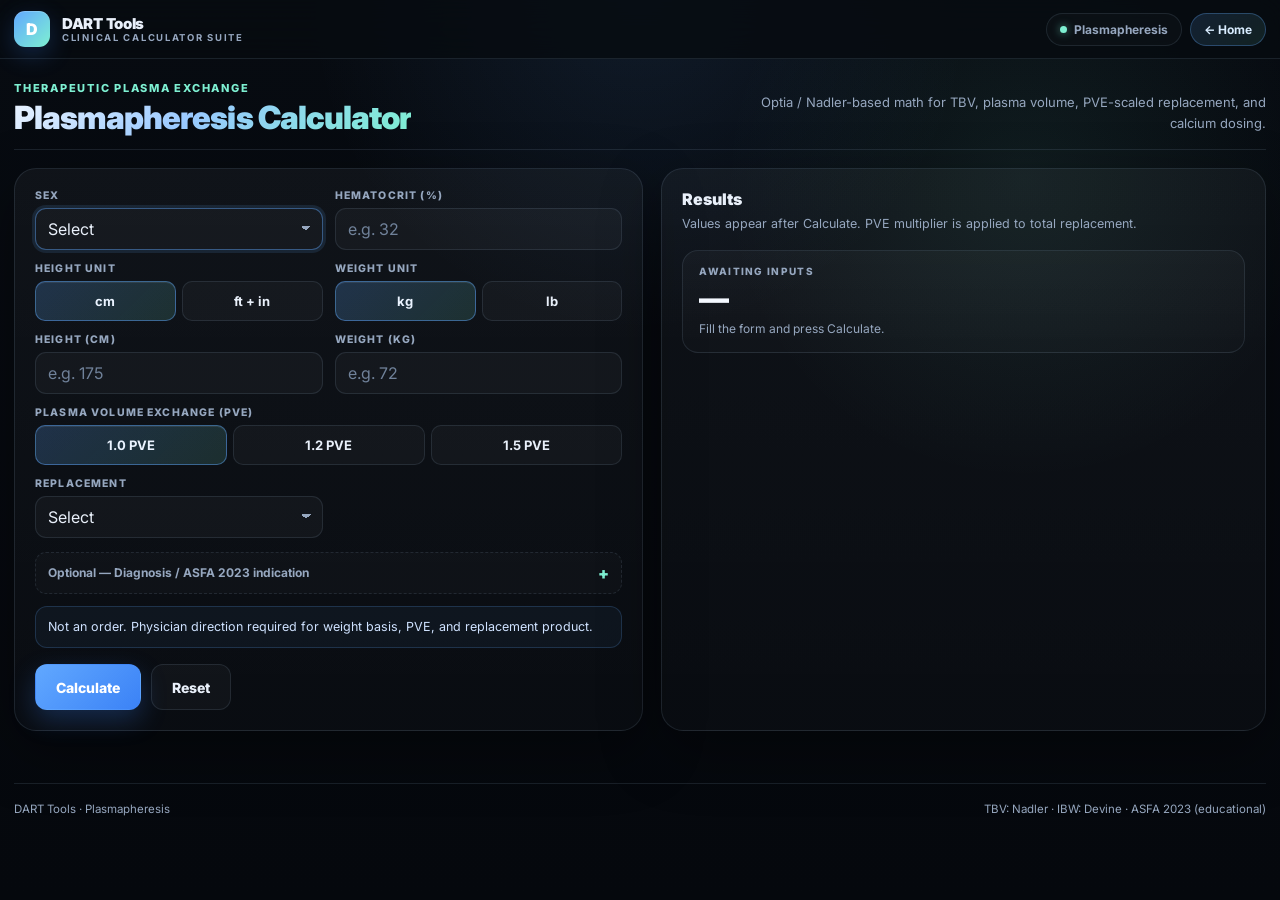
<file: plasmapheresis.html>
<!DOCTYPE html>
<html lang="en" data-theme="dark">
<head>
<meta charset="UTF-8" />
<meta name="viewport" content="width=device-width, initial-scale=1.0" />
<title>DART Tools — Plasmapheresis Calculator</title>
<link rel="preconnect" href="https://fonts.googleapis.com">
<link rel="preconnect" href="https://fonts.gstatic.com" crossorigin>
<link href="https://fonts.googleapis.com/css2?family=Inter:wght@400;500;600;700;800;900&display=swap" rel="stylesheet">
<style>
:root{
  --bg:#070b11;
  --card:#111a27;
  --card2:#0f1722;
  --border:rgba(149,173,205,.14);
  --border-strong:rgba(122,162,255,.28);
  --text:#e9f0fa;
  --muted:#96a7bf;
  --primary:#61a8ff;
  --primary2:#3b82f6;
  --accent:#7ef0d2;
  --gold:#cfa95f;
  --warn:#ffcd70;
  --shadow:0 20px 60px rgba(0,0,0,.35);
  --nav-bg:rgba(7,11,17,.82);
  --grid:rgba(255,255,255,.03);
}
*{box-sizing:border-box;margin:0;padding:0}
html{scroll-behavior:smooth}
body{
  font-family:'Inter',system-ui,sans-serif;
  background:
    radial-gradient(circle at top, rgba(97,168,255,.10), transparent 30%),
    radial-gradient(circle at 80% 20%, rgba(126,240,210,.08), transparent 24%),
    linear-gradient(180deg, var(--bg), #05080d 100%);
  color:var(--text);
  -webkit-font-smoothing:antialiased;
  overflow-x:hidden;
  min-height:100vh;
}
body::before{
  content:"";position:fixed;inset:0;pointer-events:none;
  background:
    linear-gradient(var(--grid) 1px, transparent 1px),
    linear-gradient(90deg, var(--grid) 1px, transparent 1px);
  background-size:40px 40px;opacity:.45;
  mask-image:linear-gradient(to bottom, rgba(0,0,0,.35), transparent 80%);
}
a{text-decoration:none;color:inherit}
.container{width:min(1280px, calc(100% - 28px));margin:0 auto}

/* ── compact sticky nav ───────────────────────────── */
nav{
  position:sticky;top:0;z-index:200;
  backdrop-filter:blur(18px);
  background:var(--nav-bg);
  border-bottom:1px solid var(--border);
}
.nav-inner{
  min-height:58px;display:flex;align-items:center;justify-content:space-between;
  gap:12px;flex-wrap:wrap;padding:8px 0;
}
.brand{display:flex;align-items:center;gap:12px}
.brand-mark{
  width:36px;height:36px;border-radius:11px;
  display:grid;place-items:center;
  font-size:16px;font-weight:900;color:#fff;
  background:linear-gradient(135deg,var(--primary),var(--accent));
  box-shadow:inset 0 1px 0 rgba(255,255,255,.2),0 8px 24px rgba(59,130,246,.24);
}
.brand-title{font-size:15px;font-weight:900;letter-spacing:-.02em;line-height:1.15}
.brand-sub{font-size:9.5px;text-transform:uppercase;letter-spacing:.18em;color:var(--muted);font-weight:700}
.nav-right{display:flex;gap:8px;flex-wrap:wrap;align-items:center}
.chip{
  display:inline-flex;align-items:center;gap:7px;
  padding:8px 13px;border-radius:999px;
  border:1px solid var(--border);
  background:rgba(255,255,255,.02);
  color:var(--muted);font-size:12px;font-weight:700;
  transition:all .2s ease;
}
.chip-home{
  background:linear-gradient(135deg,rgba(97,168,255,.14),rgba(126,240,210,.10));
  border-color:rgba(97,168,255,.3); color:#d8ecff;
}
.chip-home:hover{border-color:rgba(97,168,255,.55);color:#fff;transform:translateY(-1px)}
.chip .dot{width:7px;height:7px;border-radius:50%;background:var(--accent);box-shadow:0 0 8px rgba(126,240,210,.6);animation:pulse 2s infinite}
@keyframes pulse{0%,100%{transform:scale(1);opacity:1}50%{transform:scale(.7);opacity:.5}}

/* ── title bar ────────────────────────────────────── */
.head-bar{
  padding:22px 0 14px;
  display:flex;align-items:flex-end;justify-content:space-between;gap:16px;flex-wrap:wrap;
  border-bottom:1px solid var(--border);margin-bottom:18px;
}
.head-kicker{
  font-size:11px;text-transform:uppercase;letter-spacing:.16em;
  color:var(--accent);font-weight:800;margin-bottom:6px;
}
.head-title{
  font-size:clamp(22px,3.4vw,32px);
  line-height:1.05;letter-spacing:-.03em;font-weight:900;
}
.head-title .accent{
  background:linear-gradient(135deg,#eaf3ff 0%,#99c9ff 45%,#7ef0d2 100%);
  -webkit-background-clip:text;background-clip:text;color:transparent;
}
.head-meta{font-size:13px;color:var(--muted);max-width:520px;line-height:1.65;text-align:right}

/* ── layout ───────────────────────────────────────── */
.grid-wrap{display:grid;grid-template-columns:1.02fr .98fr;gap:18px;padding-bottom:44px}
.panel{
  background:linear-gradient(180deg, rgba(255,255,255,.04), rgba(255,255,255,.02));
  border:1px solid var(--border);
  border-radius:22px;padding:20px;
  box-shadow:var(--shadow);
}
.panel-title{font-size:16px;font-weight:900;margin-bottom:4px}
.panel-sub{font-size:12.5px;color:var(--muted);line-height:1.7;margin-bottom:16px}

/* ── form ─────────────────────────────────────────── */
.form-grid{display:grid;grid-template-columns:1fr 1fr;gap:12px}
.field{display:flex;flex-direction:column;gap:6px;min-width:0}
.field.full{grid-column:1 / -1}
.label{font-size:10.5px;font-weight:800;text-transform:uppercase;letter-spacing:.11em;color:var(--muted)}

input,select,button{font:inherit}
input,select{
  width:100%;min-height:42px;border-radius:11px;
  border:1px solid var(--border);
  background:rgba(255,255,255,.03);
  color:var(--text);padding:0 12px;outline:none;
  transition:border-color .2s ease, box-shadow .2s ease;
}
input:focus,select:focus{border-color:rgba(97,168,255,.45);box-shadow:0 0 0 3px rgba(97,168,255,.12)}
input::placeholder{color:#70829a}
select{
  appearance:none;-webkit-appearance:none;
  background-image:linear-gradient(45deg, transparent 50%, var(--muted) 50%),
                   linear-gradient(135deg, var(--muted) 50%, transparent 50%);
  background-position:calc(100% - 16px) 50%, calc(100% - 11px) 50%;
  background-size:5px 5px, 5px 5px;background-repeat:no-repeat;padding-right:30px;
}

.inline-toggle{display:flex;gap:6px;flex-wrap:wrap}
.toggle-btn{
  flex:1;min-width:60px;min-height:40px;padding:0 10px;
  border-radius:10px;border:1px solid var(--border);
  background:rgba(255,255,255,.03);color:var(--text);
  font-weight:700;font-size:13px;cursor:pointer;
  transition:all .2s ease;
}
.toggle-btn:hover{border-color:rgba(97,168,255,.34)}
.toggle-btn.active{
  background:linear-gradient(135deg,rgba(97,168,255,.22),rgba(126,240,210,.14));
  border-color:rgba(97,168,255,.45);color:#eaf3ff;
  box-shadow:inset 0 1px 0 rgba(255,255,255,.08);
}
.sub-grid,.mini-grid{display:grid;grid-template-columns:1fr 1fr;gap:10px}

.note{
  border:1px solid rgba(126,240,210,.18);
  background:rgba(126,240,210,.06);color:#d5fff2;
  border-radius:12px;padding:10px 12px;
  font-size:12.5px;line-height:1.65;
}
.note.warning{border-color:rgba(255,205,112,.20);background:rgba(255,205,112,.08);color:#ffe8b6}
.note.info{border-color:rgba(97,168,255,.2);background:rgba(97,168,255,.05);color:#cfe2ff}

.calc-row{display:flex;gap:10px;flex-wrap:wrap;margin-top:16px}
.btn{
  display:inline-flex;align-items:center;justify-content:center;gap:8px;
  min-height:46px;padding:0 20px;border-radius:12px;
  border:1px solid transparent;font-weight:800;font-size:14px;
  cursor:pointer;transition:all .22s ease;
}
.btn:hover{transform:translateY(-1px)}
.btn-primary{
  color:#fff;background:linear-gradient(135deg,var(--primary),var(--primary2));
  box-shadow:0 10px 26px rgba(59,130,246,.26);
}
.btn-primary:hover{box-shadow:0 14px 32px rgba(59,130,246,.38)}
.btn-secondary{
  color:var(--text);background:rgba(255,255,255,.03);
  border-color:var(--border);
}
.btn-secondary:hover{border-color:rgba(97,168,255,.34)}

/* ── results ──────────────────────────────────────── */
.result-stack{display:grid;gap:12px}
.result-card{
  border:1px solid var(--border);border-radius:16px;
  background:linear-gradient(180deg, rgba(255,255,255,.03), rgba(255,255,255,.015));
  padding:14px 16px;
}
.result-kicker{font-size:10px;text-transform:uppercase;letter-spacing:.13em;color:var(--muted);font-weight:800;margin-bottom:6px}
.result-value{font-size:clamp(20px,3vw,30px);letter-spacing:-.04em;line-height:1;font-weight:900;color:#f4f8ff;margin-bottom:6px}
.result-meta{color:var(--muted);font-size:12px;line-height:1.6}
.math-box{
  border:1px solid rgba(97,168,255,.18);
  background:rgba(97,168,255,.05);color:#d8e9ff;
  border-radius:14px;padding:12px 14px;
  font-size:12.5px;line-height:1.7;
}
.math-box strong{color:#fff}
.calc-line{padding:6px 0;border-bottom:1px solid rgba(255,255,255,.06)}
.calc-line:last-child{border-bottom:none}
.hidden{display:none!important}

/* ── collapsible ──────────────────────────────────── */
details{margin-top:2px}
details summary{
  cursor:pointer;list-style:none;
  padding:10px 12px;border-radius:11px;
  border:1px dashed var(--border);
  background:rgba(255,255,255,.02);
  font-size:12px;font-weight:700;color:var(--muted);
  display:flex;align-items:center;justify-content:space-between;
  transition:all .2s ease;
}
details summary:hover{color:var(--text);border-color:rgba(97,168,255,.3)}
details summary::-webkit-details-marker{display:none}
details summary::after{content:"+";font-size:16px;color:var(--accent);font-weight:900}
details[open] summary::after{content:"−"}
details[open] summary{margin-bottom:10px;border-style:solid}

/* ── footer ──────────────────────────────────────── */
.foot{
  padding:18px 0 32px;border-top:1px solid var(--border);
  color:var(--muted);font-size:11.5px;
  display:flex;justify-content:space-between;gap:14px;flex-wrap:wrap;
  margin-top:8px;
}

@media (max-width:980px){
  .grid-wrap{grid-template-columns:1fr}
  .head-meta{text-align:left}
}
@media (max-width:540px){
  .form-grid,.sub-grid,.mini-grid{grid-template-columns:1fr}
}
</style>
</head>
<body>

<nav>
  <div class="container nav-inner">
    <a class="brand" href="index.html">
      <div class="brand-mark">D</div>
      <div>
        <div class="brand-title">DART Tools</div>
        <div class="brand-sub">Clinical calculator suite</div>
      </div>
    </a>
    <div class="nav-right">
      <span class="chip"><span class="dot"></span>Plasmapheresis</span>
      <a class="chip chip-home" href="index.html">← Home</a>
    </div>
  </div>
</nav>

<div class="container">

  <div class="head-bar">
    <div>
      <div class="head-kicker">Therapeutic Plasma Exchange</div>
      <div class="head-title"><span class="accent">Plasmapheresis Calculator</span></div>
    </div>
    <div class="head-meta">Optia / Nadler-based math for TBV, plasma volume, PVE-scaled replacement, and calcium dosing.</div>
  </div>

  <div class="grid-wrap">

    <section class="panel">
      <div class="form-grid">

        <div class="field">
          <label class="label" for="sex">Sex</label>
          <select id="sex" autofocus>
            <option value="">Select</option>
            <option value="male">Male</option>
            <option value="female">Female</option>
          </select>
        </div>

        <div class="field">
          <label class="label" for="hct">Hematocrit (%)</label>
          <input id="hct" type="number" step="0.1" min="0" placeholder="e.g. 32" />
        </div>

        <div class="field">
          <label class="label">Height Unit</label>
          <div class="inline-toggle">
            <button class="toggle-btn active" type="button" id="heightMetricBtn">cm</button>
            <button class="toggle-btn" type="button" id="heightEnglishBtn">ft + in</button>
          </div>
        </div>

        <div class="field">
          <label class="label">Weight Unit</label>
          <div class="inline-toggle">
            <button class="toggle-btn active" type="button" id="weightMetricBtn">kg</button>
            <button class="toggle-btn" type="button" id="weightEnglishBtn">lb</button>
          </div>
        </div>

        <div class="field" id="heightCmWrap">
          <label class="label" for="heightCm">Height (cm)</label>
          <input id="heightCm" type="number" step="0.1" min="0" placeholder="e.g. 175" />
        </div>
        <div class="field hidden" id="heightEnglishWrap">
          <label class="label">Height (ft + in)</label>
          <div class="sub-grid">
            <input id="heightFt" type="number" step="1" min="0" placeholder="ft" />
            <input id="heightIn" type="number" step="0.1" min="0" placeholder="in" />
          </div>
        </div>

        <div class="field" id="weightKgWrap">
          <label class="label" for="weightKg">Weight (kg)</label>
          <input id="weightKg" type="number" step="0.1" min="0" placeholder="e.g. 72" />
        </div>
        <div class="field hidden" id="weightLbWrap">
          <label class="label" for="weightLb">Weight (lb)</label>
          <input id="weightLb" type="number" step="0.1" min="0" placeholder="e.g. 160" />
        </div>

        <div class="field full">
          <label class="label">Plasma Volume Exchange (PVE)</label>
          <div class="inline-toggle" id="pveToggle">
            <button class="toggle-btn active" type="button" data-pve="1">1.0 PVE</button>
            <button class="toggle-btn" type="button" data-pve="1.2">1.2 PVE</button>
            <button class="toggle-btn" type="button" data-pve="1.5">1.5 PVE</button>
          </div>
        </div>

        <div class="field">
          <label class="label" for="replacementType">Replacement</label>
          <select id="replacementType">
            <option value="">Select</option>
            <option value="albumin">Albumin only</option>
            <option value="ffp">FFP only</option>
            <option value="both">Albumin + FFP</option>
          </select>
        </div>

        <div class="field hidden" id="splitWrap">
          <label class="label" for="splitType">Split Ratio</label>
          <select id="splitType">
            <option value="half">½ Albumin : ½ FFP</option>
            <option value="third">⅔ Albumin : ⅓ FFP</option>
          </select>
        </div>

        <div class="field full hidden" id="ibwUseWrap">
          <div class="note warning">BMI &gt; 30. Some protocols use ideal body weight. Verify with physician.</div>
          <div style="height:8px"></div>
          <label class="label">Weight Basis</label>
          <div class="inline-toggle">
            <button class="toggle-btn active" type="button" id="actualBasisBtn">Entered Weight</button>
            <button class="toggle-btn" type="button" id="ibwBasisBtn">Ideal Body Weight</button>
          </div>
        </div>

        <div class="field full">
          <details>
            <summary>Optional — Diagnosis / ASFA 2023 indication</summary>
            <select id="diagnosis">
              <option value="">Select diagnosis (optional)</option>
              <option value="ttp">TTP — Thrombotic thrombocytopenic purpura</option>
              <option value="aidp">Guillain-Barré / AIDP</option>
              <option value="cidp">CIDP</option>
              <option value="mg-acute">Myasthenia gravis — acute</option>
              <option value="mg-long">Myasthenia gravis — long-term</option>
              <option value="anti-gbm-dah">Anti-GBM — diffuse alveolar hemorrhage</option>
              <option value="anti-gbm-dialysis-independent">Anti-GBM — dialysis-independent</option>
              <option value="anti-gbm-dialysis-dependent">Anti-GBM — dialysis-dependent, no DAH</option>
              <option value="sle-severe">SLE — severe</option>
              <option value="aav-mpa">ANCA vasculitis — MPA</option>
              <option value="aav-gpa">ANCA vasculitis — GPA</option>
              <option value="kidney-abo-compatible-amr">Kidney ABO-compatible AMR</option>
              <option value="kidney-abo-compatible-desens">Kidney ABO-compatible desensitization</option>
              <option value="kidney-abo-incompatible-desens">Kidney ABO-incompatible desensitization</option>
              <option value="kidney-abo-incompatible-amr">Kidney ABO-incompatible AMR</option>
              <option value="heart-desens">Heart — desensitization</option>
              <option value="heart-amr">Heart — AMR</option>
              <option value="liver-aboi-desens">Liver ABO-incompatible desensitization</option>
              <option value="thyroid-storm">Thyroid storm</option>
              <option value="wilson-fulminant">Wilson disease, fulminant</option>
              <option value="other">Other / not listed</option>
            </select>
            <div id="diagnosisInfoCard" class="math-box hidden" style="margin-top:10px"></div>
          </details>
        </div>

        <div class="field full">
          <div class="note info">Not an order. Physician direction required for weight basis, PVE, and replacement product.</div>
        </div>

      </div>

      <div class="calc-row">
        <button class="btn btn-primary" id="calculateBtn" type="button">Calculate</button>
        <button class="btn btn-secondary" id="resetBtn" type="button">Reset</button>
      </div>
    </section>

    <aside class="panel">
      <div class="panel-title">Results</div>
      <div class="panel-sub">Values appear after Calculate. PVE multiplier is applied to total replacement.</div>
      <div class="result-stack" id="results">
        <div class="result-card">
          <div class="result-kicker">Awaiting inputs</div>
          <div class="result-value">—</div>
          <div class="result-meta">Fill the form and press Calculate.</div>
        </div>
      </div>
    </aside>

  </div>

  <div class="foot">
    <span>DART Tools · Plasmapheresis</span>
    <span>TBV: Nadler · IBW: Devine · ASFA 2023 (educational)</span>
  </div>

</div>

<script>
/* ─── diagnosis library (ASFA 2023, educational) ─── */
const diagnosisLibrary = {
  "ttp":{label:"Thrombotic thrombocytopenic purpura (TTP)", category:"Category I", grade:"1A", rationale:"TPE is first-line: it removes circulating inhibitor and ultra-large vWF multimers while replacing deficient ADAMTS13 with plasma.", nurse:"Medical emergency. Expedite therapy, confirm plasma replacement, watch neuro change, hemolysis, platelet recovery, and access."},
  "aidp":{label:"Guillain-Barré / AIDP", category:"Category I", grade:"1A", rationale:"TPE removes pathogenic antibodies and inflammatory mediators in acute inflammatory demyelinating polyradiculoneuropathy.", nurse:"Watch respiratory status, bulbar weakness, autonomic instability, pain, mobility, and tolerance of serial exchanges."},
  "cidp":{label:"CIDP", category:"Category I", grade:"1B", rationale:"TPE reduces circulating immune factors in autoimmune demyelinating neuropathy, often as rescue or short-term response.", nurse:"Trend strength, gait, sensory symptoms, and whether apheresis is bridge or maintenance."},
  "mg-acute":{label:"Myasthenia gravis — acute", category:"Category I", grade:"1B", rationale:"Rapid, short-acting immunomodulation for crisis, unstable or refractory disease, and pre-thymectomy.", nurse:"Watch bulbar symptoms, respiratory fatigue, secretions, aspiration risk, and therapy timing."},
  "mg-long":{label:"Myasthenia gravis — long-term", category:"Category II", grade:"2B", rationale:"Second-line when longer-term apheresis is needed for persistent/refractory disease.", nurse:"Clarify cadence, access durability, interval response, and whether bridging another therapy."},
  "anti-gbm-dah":{label:"Anti-GBM — DAH", category:"Category I", grade:"1C", rationale:"Early TPE removes circulating anti-GBM antibodies in pulmonary hemorrhage.", nurse:"Respiratory status is critical; plasma replacement may be indicated — monitor oxygenation."},
  "anti-gbm-dialysis-independent":{label:"Anti-GBM — dialysis-independent", category:"Category I", grade:"1B", rationale:"Early TPE with immunosuppression to clear antibodies before dialysis dependence develops.", nurse:"Trend creatinine, urine output, pulmonary symptoms, and immunosuppression timing."},
  "anti-gbm-dialysis-dependent":{label:"Anti-GBM — dialysis-dependent, no DAH", category:"Category III", grade:"2B", rationale:"Individualized role when already dialysis-dependent without pulmonary hemorrhage.", nurse:"Confirm treatment goal with team; benefit is less established here."},
  "sle-severe":{label:"SLE — severe", category:"Category II", grade:"2C", rationale:"Second-line in selected severe SLE when rapid removal of immune mediators is desired.", nurse:"Clarify the target organ — nursing priorities differ for nephritis, DAH, or CNS disease."},
  "aav-mpa":{label:"ANCA vasculitis — MPA", category:"Category III", grade:"1B", rationale:"Optimum role not established; individualize in severe renal disease or DAH.", nurse:"Know if target is severe renal failure, DAH, or rescue after incomplete induction."},
  "aav-gpa":{label:"ANCA vasculitis — GPA", category:"Category III", grade:"1B", rationale:"Optimum role not established; individualized in severe disease.", nurse:"Track renal trajectory, pulmonary status, bleeding, coordination with steroids/rituximab/cyclophosphamide."},
  "kidney-abo-compatible-amr":{label:"Kidney ABO-compatible — AMR", category:"Category I", grade:"1B", rationale:"First-line to reduce donor-specific antibodies alongside immunomodulatory therapy.", nurse:"Distinguish active rejection vs desensitization; coordinate with IVIG/adjuncts."},
  "kidney-abo-compatible-desens":{label:"Kidney ABO-compatible — desensitization (LD)", category:"Category I", grade:"1B", rationale:"Pre-transplant in selected sensitized living-donor candidates to lower antibody burden.", nurse:"Verify timeline to transplant and antibody endpoints/adjunct meds."},
  "kidney-abo-incompatible-desens":{label:"Kidney ABO-incompatible — desensitization (LD)", category:"Category I", grade:"1B", rationale:"Pre-transplant reduction of isoagglutinins for ABO-incompatible living-donor transplant.", nurse:"Confirm center protocol, endpoint, and replacement strategy."},
  "kidney-abo-incompatible-amr":{label:"Kidney ABO-incompatible — AMR", category:"Category II", grade:"1B", rationale:"Second-line for AMR in this setting, generally part of a multimodal strategy.", nurse:"Monitor graft dysfunction, fluid balance, product tolerance, immunotherapy timing."},
  "heart-desens":{label:"Heart — desensitization", category:"Category II", grade:"1C", rationale:"Second-line for sensitized heart-transplant candidates to reduce antibody burden.", nurse:"Clarify pre-transplant vs peri-transplant support and track transplant timeline."},
  "heart-amr":{label:"Heart — AMR", category:"Category III", grade:"2C", rationale:"Optimum role not established; individualized with the transplant team.", nurse:"Watch hemodynamics, volume status, graft dysfunction, and adjunct therapy timing."},
  "liver-aboi-desens":{label:"Liver ABO-incompatible — desensitization (LD)", category:"Category I", grade:"1C", rationale:"First-line desensitization support in ABO-incompatible living-donor liver transplant.", nurse:"Verify transplant timing, target titers, and product strategy."},
  "thyroid-storm":{label:"Thyroid storm", category:"Category II", grade:"2C", rationale:"Second-line when rapid reduction of thyroid hormone / protein-bound mediators is needed.", nurse:"Monitor rhythm, temperature, blood pressure, mental status; coordinate with antithyroid drugs and beta blockade."},
  "wilson-fulminant":{label:"Wilson disease, fulminant", category:"Category I", grade:"1C", rationale:"First-line supportive therapy to rapidly remove circulating copper; often bridge to transplant.", nurse:"Monitor hemolysis, liver failure, coagulopathy, and transplant evaluation."},
  "other":{label:"Other / not listed", category:"Unspecified", grade:"—", rationale:"Indication not mapped here. Verify role of TPE with current guideline, physician order, and local protocol.", nurse:"Ensure indication, endpoint, replacement plan, and adjunct schedule are documented."}
};

/* ─── state + refs ─── */
const state = {heightMode:'cm', weightMode:'kg', weightBasis:'actual', pve:1.0};
const $ = (id) => document.getElementById(id);
const el = {
  sex:$('sex'), hct:$('hct'),
  heightCm:$('heightCm'), heightFt:$('heightFt'), heightIn:$('heightIn'),
  weightKg:$('weightKg'), weightLb:$('weightLb'),
  diagnosis:$('diagnosis'), diagnosisInfoCard:$('diagnosisInfoCard'),
  replacementType:$('replacementType'), splitType:$('splitType'), splitWrap:$('splitWrap'),
  results:$('results'),
  calculateBtn:$('calculateBtn'), resetBtn:$('resetBtn'),
  heightMetricBtn:$('heightMetricBtn'), heightEnglishBtn:$('heightEnglishBtn'),
  weightMetricBtn:$('weightMetricBtn'), weightEnglishBtn:$('weightEnglishBtn'),
  heightCmWrap:$('heightCmWrap'), heightEnglishWrap:$('heightEnglishWrap'),
  weightKgWrap:$('weightKgWrap'), weightLbWrap:$('weightLbWrap'),
  ibwUseWrap:$('ibwUseWrap'), actualBasisBtn:$('actualBasisBtn'), ibwBasisBtn:$('ibwBasisBtn'),
  pveToggle:$('pveToggle')
};

/* ─── helpers ─── */
function setActive(buttons, activeButton){ buttons.forEach(b=>b.classList.remove('active')); activeButton.classList.add('active'); }
function fmt(num, digits=1){ return Number(num).toLocaleString(undefined,{minimumFractionDigits:digits, maximumFractionDigits:digits}); }
function heightToCm(){ if(state.heightMode==='cm') return parseFloat(el.heightCm.value); const ft=parseFloat(el.heightFt.value||0); const inches=parseFloat(el.heightIn.value||0); return ((ft*12)+inches)*2.54; }
function heightToInches(){ return heightToCm()/2.54; }
function weightToKg(){ if(state.weightMode==='kg') return parseFloat(el.weightKg.value); return parseFloat(el.weightLb.value)*0.45359237; }
function devineIBWKg(sex, heightInches){ return sex==='male' ? 50 + 2.3*(heightInches-60) : 45.5 + 2.3*(heightInches-60); }
function nadlerTBVml(sex, heightCm, weightKg){ const h=heightCm/100; return sex==='male' ? 604 + (367*Math.pow(h,3)) + (32.2*weightKg) : 183 + (356*Math.pow(h,3)) + (33.1*weightKg); }
function validatePositive(v, n){ if(!Number.isFinite(v) || v<=0) throw new Error(`Please enter a valid ${n}.`); }

/* ─── Pediatric TBV (≤ 25 kg) — institution policy ───────
   Neonates (≤ 5 kg)               : TBV = 90 mL/kg
   Infants & Small Children (5.1–15 kg): TBV = 80 mL/kg
   Children (15.1–25 kg)           : TBV = 70 mL/kg
   Above 25 kg → use Nadler formula
*/
function pediatricTBVml(weightKg){
  if(weightKg <= 5)        return { tbv: 90 * weightKg, factor: 90, band: 'Neonate (≤ 5 kg)' };
  if(weightKg <= 15)       return { tbv: 80 * weightKg, factor: 80, band: 'Infant / Small Child (5.1–15 kg)' };
  return                          { tbv: 70 * weightKg, factor: 70, band: 'Child (15.1–25 kg)' };
}
const PEDIATRIC_THRESHOLD_KG = 25;

/* Optia-empirical "cellular displacement volume" K (mL).
   Reverse-engineered from 5 paired Optia screens (Hct 0.22-0.40, TBV 3.2-5.6 L).
   Replacement formula: PVE × (TBV × (1−Hct) − K × Hct)
   Mean |error| ≈ 19 mL, worst ≈ 33 mL (within bag-rounding for clinical use). */
const OPTIA_K_ML = 550;

/* ─── ECV constants for prime decision (TPE / RBCX) ─── */
const ECV_CIRCUIT_ML = 185;          // Optia TPE/RBCX tubing set
const ECV_WARMER_ML  = 50;           // warmer tubing
const ECV_TOTAL_ML   = ECV_CIRCUIT_ML + ECV_WARMER_ML;   // 235 mL
const PRIME_VOLUME_ML = 250;         // recommended prime volume for TPE/RBCX (250 mL diluted PRBC at 35% Hct OR albumin)

function decidePrime(ecvPctOfTbv){
  if(ecvPctOfTbv > 15){
    return {
      level:'diluted-strong',
      label:'Strongly recommend Diluted Blood Prime',
      color:'#ffb4b4',
      bg:'rgba(255,111,111,.10)',
      border:'rgba(255,111,111,.32)',
      icon:'⚠',
      detail:`ECV is <strong>${ecvPctOfTbv.toFixed(1)}%</strong> of patient TBV (above 15%). Recommend pre-procedure <strong>Diluted PRBC Prime (35% Hct, ${PRIME_VOLUME_ML} mL)</strong> to maintain isovolemic state.`
    };
  }
  if(ecvPctOfTbv > 10){
    const bias = ecvPctOfTbv >= 12.5 ? 'closer to 15%' : 'closer to 10%';
    return {
      level:'consider-prime',
      label:'Consider Custom Prime (Albumin or Diluted Blood)',
      color:'#ffe8b6',
      bg:'rgba(255,205,112,.08)',
      border:'rgba(255,205,112,.32)',
      icon:'▲',
      detail:`ECV is <strong>${ecvPctOfTbv.toFixed(1)}%</strong> of patient TBV (10–15% range, ${bias}). Consider <strong>Albumin Prime</strong> (stable, no transfusion) or <strong>Diluted PRBC Prime (35% Hct)</strong> closer to 15%. Volume: <strong>${PRIME_VOLUME_ML} mL</strong>.`
    };
  }
  return {
    level:'standard',
    label:'Standard NS prime acceptable',
    color:'#cdfaea',
    bg:'rgba(126,240,210,.06)',
    border:'rgba(126,240,210,.28)',
    icon:'●',
    detail:`ECV is <strong>${ecvPctOfTbv.toFixed(1)}%</strong> of patient TBV (≤ 10%). Standard NS prime acceptable if patient is hemodynamically stable.`
  };
}

/* ─── diagnosis preview ─── */
function renderDiagnosisInfo(){
  const key = el.diagnosis.value;
  if(!key){ el.diagnosisInfoCard.classList.add('hidden'); el.diagnosisInfoCard.innerHTML=''; return; }
  const d = diagnosisLibrary[key];
  el.diagnosisInfoCard.classList.remove('hidden');
  el.diagnosisInfoCard.innerHTML = `
    <div class="calc-line"><strong>ASFA 2023:</strong> ${d.category}${d.grade && d.grade !== '—' ? ` · Grade ${d.grade}` : ''}</div>
    <div class="calc-line"><strong>Rationale:</strong> ${d.rationale}</div>
    <div class="calc-line"><strong>Nurse focus:</strong> ${d.nurse}</div>
  `;
}

/* ─── calcium chloride (on demand) ─── */
function showCalciumChloride(show, replacementMl=0){
  const box = document.getElementById('cacl2Box');
  if(!box) return;
  if(!show){ box.classList.add('hidden'); box.innerHTML=''; return; }
  const mg = replacementMl * (133/500);
  box.classList.remove('hidden');
  box.innerHTML = `
    <div class="math-box">
      <div class="calc-line"><strong>Calcium chloride</strong></div>
      <div class="calc-line">Rule: 133 mg per 500 mL replacement</div>
      <div class="calc-line">${fmt(replacementMl)} × (133 / 500) = <strong>${fmt(mg)} mg</strong></div>
    </div>`;
}

/* ─── result render ─── */
function createResultHTML(d){
  // Calcium gluconate dosing per institutional rule: 400 mg per 500 mL replacement.
  const calciumMg = d.totalReplacementMl * 0.8;
  const calciumMl = calciumMg / 100;

  let albuminText='—', ffpText='—', mixNote='';
  if(d.replacementType==='albumin'){ albuminText=`${fmt(d.totalReplacementMl)} mL`; ffpText='0.0 mL'; mixNote='Albumin only.'; }
  else if(d.replacementType==='ffp'){ albuminText='0.0 mL'; ffpText=`${fmt(d.totalReplacementMl)} mL`; mixNote='FFP only.'; }
  else if(d.replacementType==='both' && d.splitType==='half'){ albuminText=`${fmt(d.totalReplacementMl*0.5)} mL`; ffpText=`${fmt(d.totalReplacementMl*0.5)} mL`; mixNote='Split ½ Albumin : ½ FFP.'; }
  else if(d.replacementType==='both' && d.splitType==='third'){ albuminText=`${fmt(d.totalReplacementMl*(2/3))} mL`; ffpText=`${fmt(d.totalReplacementMl*(1/3))} mL`; mixNote='Split ⅔ Albumin : ⅓ FFP.'; }

  return `
    ${d.diagnosis ? `
    <div class="result-card">
      <div class="result-kicker">Diagnosis Context</div>
      <div class="result-value" style="font-size:18px">${d.diagnosis.label}</div>
      <div class="result-meta">ASFA 2023: <strong>${d.diagnosis.category}</strong>${d.diagnosis.grade && d.diagnosis.grade !== '—' ? ` · Grade ${d.diagnosis.grade}` : ''}</div>
    </div>` : ''}

    <div class="mini-grid">
      <div class="result-card">
        <div class="result-kicker">BMI</div>
        <div class="result-value">${fmt(d.bmi,1)}</div>
        <div class="result-meta">Weight basis: <strong>${d.weightBasisLabel}</strong></div>
      </div>
      <div class="result-card">
        <div class="result-kicker">Ideal Body Weight</div>
        <div class="result-value">${fmt(d.ibwKg)} <span style="font-size:.48em;font-weight:800;color:var(--muted)">kg</span></div>
        <div class="result-meta">${fmt(d.ibwLb)} lb · Devine</div>
      </div>
    </div>

    ${d.bmi > 30 ? `<div class="note warning">BMI &gt; 30. Calculation currently using <strong>${d.weightBasisLabel}</strong>.</div>` : ''}

    ${d.pedInfo ? `
    <div class="result-card" style="border-color:rgba(255,205,112,.28);background:linear-gradient(180deg, rgba(255,205,112,.05), rgba(97,168,255,.03));">
      <div class="result-kicker">⚠ Pediatric Patient — Nadler not used</div>
      <div class="result-meta" style="margin-bottom:8px;font-size:12.5px">Patient weight <strong>${fmt(d.weightKgActual,1)} kg</strong> is ≤ 25 kg. Per institutional policy we use the pediatric weight-based TBV formula (not Nadler). Nadler is reserved for patients &gt; 25 kg.</div>
      <div class="math-box" style="background:rgba(255,205,112,.06);border-color:rgba(255,205,112,.22)">
        <div class="calc-line"><strong>Band:</strong> ${d.pedInfo.band} → TBV = <strong>${d.pedInfo.factor} mL/kg</strong> × weight</div>
        <div class="calc-line"><strong>Math:</strong> ${d.pedInfo.factor} × ${fmt(d.weightKgActual,1)} kg = <strong>${fmt(d.tbvMl)} mL TBV</strong></div>
        <div class="calc-line">Plasma Volume = TBV × (1 − Hct) = ${fmt(d.tbvMl)} × ${fmt(1 - d.hctFraction,3)} = <strong>${fmt(d.plasmaVolumeMl)} mL</strong></div>
        <div class="calc-line" style="color:#ffe8b6"><strong>Reference bands:</strong> ≤ 5 kg → 90 mL/kg · 5.1–15 kg → 80 mL/kg · 15.1–25 kg → 70 mL/kg</div>
      </div>
    </div>` : ''}

    <div class="mini-grid">
      <div class="result-card">
        <div class="result-kicker">Total Blood Volume</div>
        <div class="result-value">${fmt(d.tbvMl)} <span style="font-size:.48em;font-weight:800;color:var(--muted)">mL</span></div>
        <div class="result-meta">${d.tbvMethod}</div>
      </div>
      <div class="result-card">
        <div class="result-kicker">Plasma Volume (1 PVE)</div>
        <div class="result-value">${fmt(d.plasmaVolumeMl)} <span style="font-size:.48em;font-weight:800;color:var(--muted)">mL</span></div>
        <div class="result-meta">TBV × (1 − Hct)</div>
      </div>
    </div>

    <!-- Prime decision card -->
    <div class="result-card" style="border-color:${d.primeDecision.border};background:linear-gradient(180deg, ${d.primeDecision.bg}, rgba(255,255,255,.01));">
      <div class="result-kicker" style="color:${d.primeDecision.color}">${d.primeDecision.icon} Prime Decision · ECV ${fmt(d.ecvPctOfTbv,1)}% of TBV</div>
      <div class="result-value" style="font-size:18px;color:${d.primeDecision.color}">${d.primeDecision.label}</div>
      <div class="result-meta" style="margin-top:6px;font-size:12.5px">${d.primeDecision.detail}</div>
      <div class="math-box" style="margin-top:10px;background:${d.primeDecision.bg};border-color:${d.primeDecision.border}">
        <div class="calc-line"><strong>ECV (Optia TPE/RBCX):</strong> ${d.ecvCircuitMl} mL circuit + ${d.ecvWarmerMl} mL warmer = <strong>${d.ecvTotalMl} mL total</strong></div>
        <div class="calc-line"><strong>ECV %:</strong> (${d.ecvTotalMl} / ${fmt(d.tbvMl)}) × 100 = <strong>${fmt(d.ecvPctOfTbv,1)}%</strong></div>
        <div class="calc-line"><strong>Institutional thresholds:</strong> ≤ 10% → standard NS · 10–15% → consider Albumin (closer 10%) or Diluted Blood (closer 15%) · &gt; 15% → strongly recommend Diluted Blood Prime</div>
        ${d.primeDecision.level !== 'standard' ? `
          <div class="calc-line"><strong>Recommended prime volume:</strong> ${d.primeVolumeMl} mL (Diluted PRBC at 35% Hct, OR 5% Albumin)</div>
          <div class="calc-line" style="color:#ffd2d2;margin-top:4px"><strong>⚠ ALBUMIN PRIME → BLOOD RINSEBACK REQUIRED.</strong> The Optia <em>auto-disables</em> rinseback when a custom prime is selected. <strong>Manually toggle Rinseback ON</strong> in the Options menu before starting.</div>
          <div class="calc-line" style="color:#cdfaea"><strong>● DILUTED BLOOD PRIME → NO RINSEBACK.</strong> Skip rinseback to maintain isovolemic state and cellular equilibrium. Requires physician order + transfusion consent.</div>
          <div class="calc-line"><strong>Rationale — Albumin prime:</strong> maintains osmotic/oncotic pressure when ECV displaces a meaningful share of TBV; preferred when stable, no transfusion needed, or bradykinin risk (ACE-i / on-pump).</div>
          <div class="calc-line"><strong>Rationale — Diluted PRBC prime (35% Hct):</strong> maintains a constant Hct in the patient's vascular space; preferred when ECV approaches 15% TBV and bradykinin risk is not a concern. Reduces post-procedure anemia for low-weight patients.</div>
        ` : ''}
      </div>
    </div>

    <div class="mini-grid">
      <div class="result-card">
        <div class="result-kicker">Plasma Removed (Optia "Plasma Removed" target)</div>
        <div class="result-value" style="font-size:24px">${fmt(d.plasmaRemovedMl)} <span style="font-size:.42em;font-weight:800;color:var(--muted)">mL</span></div>
        <div class="result-meta">Gross plasma extracted at end of run</div>
      </div>
      <div class="result-card" style="border-color:rgba(126,240,210,.32);background:linear-gradient(180deg, rgba(126,240,210,.06), rgba(97,168,255,.04));">
        <div class="result-kicker">Replacement Volume — bag order @ ${fmt(d.pve,1)} PVE</div>
        <div class="result-value" style="font-size:24px">${fmt(d.totalReplacementMl)} <span style="font-size:.42em;font-weight:800;color:var(--muted)">mL</span></div>
        <div class="result-meta">${mixNote}</div>
      </div>
    </div>

    <div class="mini-grid">
      <div class="result-card">
        <div class="result-kicker">Albumin</div>
        <div class="result-value" style="font-size:22px">${albuminText}</div>
      </div>
      <div class="result-card">
        <div class="result-kicker">FFP</div>
        <div class="result-value" style="font-size:22px">${ffpText}</div>
      </div>
    </div>

    <div class="math-box">
      <div class="calc-line"><strong>Plasma Removed</strong> (Optia header value, gross extraction) = TBV × (1 − Hct) × PVE</div>
      <div class="calc-line">TBV = ${fmt(d.tbvMl)} mL <em>(${d.tbvMethod})</em> · Hct = ${fmt(d.hctFraction*100,1)}% · PVE = ${fmt(d.pve,1)}</div>
      <div class="calc-line">${fmt(d.tbvMl)} × ${fmt(1 - d.hctFraction,3)} × ${fmt(d.pve,1)} = <strong>${fmt(d.plasmaRemovedMl)} mL</strong></div>
      <div class="calc-line" style="border-top:1px solid rgba(126,240,210,.18);padding-top:8px;margin-top:6px"><strong>Replacement Volume</strong> (bag order) = PVE × (TBV × (1 − Hct) − K × Hct), with K = ${d.optiaK} mL</div>
      <div class="calc-line">${fmt(d.pve,1)} × (${fmt(d.tbvMl)} × ${fmt(1 - d.hctFraction,3)} − ${d.optiaK} × ${fmt(d.hctFraction,2)})</div>
      <div class="calc-line">= ${fmt(d.pve,1)} × (${fmt(d.tbvMl * (1 - d.hctFraction))} − ${fmt(d.optiaK * d.hctFraction)}) = ${fmt(d.pve,1)} × ${fmt(d.tbvMl * (1 - d.hctFraction) - d.optiaK * d.hctFraction)} = <strong>${fmt(d.totalReplacementMl)} mL</strong></div>
      <div class="calc-line" style="color:#cdd6e2;font-size:11.5px"><em>Why two numbers?</em> The Optia displays "Plasma Removed" as the gross plasma extraction target, but the actual <strong>Replacement bag volume</strong> is smaller because the machine accounts for cellular fluid retained in the centrifuge that doesn't need to come from the bag. The K = ${d.optiaK} mL constant was derived empirically by matching 5 paired Optia screens (mean error ≈ 19 mL, worst ≈ 33 mL — within bag-rounding for clinical use). Pairs with operator-set fluid-balance offsets may differ further; verify against the Optia "Replace Target" value on the Run Values screen.</div>
    </div>

    <div class="result-card">
      <div class="result-kicker">Calcium Gluconate</div>
      <div class="result-meta" style="margin-bottom:8px">Rule: 400 mg per 500 mL replacement · 1000 mg / 10 mL</div>
      <div class="math-box">
        <div class="calc-line">${fmt(d.totalReplacementMl)} × 0.8 = <strong>${fmt(calciumMg)} mg</strong></div>
        <div class="calc-line"><strong>${fmt(calciumMg)} mg</strong> ÷ 100 mg/mL = <strong>${fmt(calciumMl)} mL</strong></div>
      </div>
    </div>

    <div class="result-card">
      <div class="result-kicker">Calcium Chloride Option</div>
      <div class="result-meta" style="margin-bottom:10px">Calculate calcium chloride instead?</div>
      <div class="calc-row" style="margin-top:0">
        <button class="btn btn-secondary" type="button" onclick="showCalciumChloride(false)">No</button>
        <button class="btn btn-primary" type="button" onclick="showCalciumChloride(true, ${d.totalReplacementMl})">Yes, calculate CaCl₂</button>
      </div>
      <div id="cacl2Box" class="hidden" style="margin-top:12px"></div>
    </div>

    ${d.diagnosis ? `
    <div class="math-box">
      <div class="calc-line"><strong>Why TPE may be used:</strong> ${d.diagnosis.rationale}</div>
      <div class="calc-line"><strong>Nurse focus:</strong> ${d.diagnosis.nurse}</div>
    </div>` : ''}
  `;
}

/* ─── calculate ─── */
function calculate(){
  try{
    const sex = el.sex.value;
    const hctRaw = parseFloat(el.hct.value);
    const heightCm = heightToCm();
    const weightKgActual = weightToKg();
    const heightInches = heightToInches();

    if(!sex) throw new Error('Please select sex.');
    validatePositive(hctRaw, 'hematocrit');
    validatePositive(heightCm, 'height');
    validatePositive(weightKgActual, 'weight');
    if(hctRaw >= 100) throw new Error('Hematocrit must be less than 100.');

    const hctFraction = hctRaw / 100;
    const bmi = weightKgActual / Math.pow(heightCm/100, 2);
    const ibwKg = devineIBWKg(sex, heightInches);
    const ibwLb = ibwKg / 0.45359237;

    if(bmi > 30){
      el.ibwUseWrap.classList.remove('hidden');
    } else {
      el.ibwUseWrap.classList.add('hidden');
      state.weightBasis = 'actual';
      setActive([el.actualBasisBtn, el.ibwBasisBtn], el.actualBasisBtn);
    }

    const calcWeightKg = (bmi > 30 && state.weightBasis === 'ibw') ? ibwKg : weightKgActual;

    // ── TBV: pediatric formula (≤ 25 kg) vs Nadler ──
    let tbvMl, tbvMethod, pedInfo = null;
    if(weightKgActual <= PEDIATRIC_THRESHOLD_KG){
      pedInfo = pediatricTBVml(weightKgActual);
      tbvMl = pedInfo.tbv;
      tbvMethod = `Pediatric formula (${pedInfo.band})`;
    } else {
      tbvMl = nadlerTBVml(sex, heightCm, calcWeightKg);
      tbvMethod = 'Nadler equation (> 25 kg)';
    }

    const plasmaVolumeMl = tbvMl * (1 - hctFraction);

    // ── PLASMA REMOVED (Optia "Plasma Removed" target) — gross plasma extracted ──
    // Matches the value the Optia displays on its Run Values screen header.
    const plasmaRemovedMl = plasmaVolumeMl * state.pve;

    // ── REPLACEMENT VOLUME (bag order) — what the Optia computes for the replacement bag ──
    // Reverse-engineered from 5 paired Optia screen captures (Hct 0.22–0.40, TBV 3.2–5.6 L).
    // Mean |error| ≈ 19 mL · worst ≈ 33 mL (bag-rounding accuracy).
    //
    // Formula: Replacement = PVE × (TBV × (1−Hct) − K × Hct), K = 550 mL
    //   = Plasma Removed − PVE × K × Hct
    //
    // K (550 mL) is an Optia-empirical "cellular displacement volume" — larger than the
    // physical 235 mL ECV because it captures the channel + buffer + tubing volume occupied
    // by the cell fraction at the patient's Hct (which the bag doesn't need to refill).
    const totalReplacementMl = (tbvMl * (1 - hctFraction) - OPTIA_K_ML * hctFraction) * state.pve;

    // ── ECV / prime decision ──
    const ecvPctOfTbv = (ECV_TOTAL_ML / tbvMl) * 100;
    const primeDecision = decidePrime(ecvPctOfTbv);

    const replacementType = el.replacementType.value;
    if(!replacementType) throw new Error('Please select a replacement type.');

    const diagnosisKey = el.diagnosis.value;
    const data = {
      bmi, ibwKg, ibwLb, tbvMl, tbvMethod, pedInfo, weightKgActual,
      ecvTotalMl: ECV_TOTAL_ML, ecvCircuitMl: ECV_CIRCUIT_ML, ecvWarmerMl: ECV_WARMER_ML,
      primeVolumeMl: PRIME_VOLUME_ML, ecvPctOfTbv, primeDecision,
      hctFraction, plasmaVolumeMl, plasmaRemovedMl, totalReplacementMl, pve: state.pve,
      optiaK: OPTIA_K_ML,
      replacementType, splitType: el.splitType.value,
      weightBasisLabel: (bmi > 30 && state.weightBasis === 'ibw') ? 'Ideal Body Weight' : 'Entered Weight',
      diagnosis: diagnosisKey ? diagnosisLibrary[diagnosisKey] : null
    };

    el.results.innerHTML = createResultHTML(data);
  } catch(err){
    el.results.innerHTML = `
      <div class="result-card">
        <div class="result-kicker">Input Error</div>
        <div class="result-value" style="font-size:18px;color:#ffb4b4">Unable to calculate</div>
        <div class="result-meta">${err.message}</div>
      </div>`;
  }
}

/* ─── reset ─── */
function resetForm(){
  el.sex.value=''; el.hct.value='';
  el.heightCm.value=''; el.heightFt.value=''; el.heightIn.value='';
  el.weightKg.value=''; el.weightLb.value='';
  el.diagnosis.value=''; el.replacementType.value=''; el.splitType.value='half';
  el.splitWrap.classList.add('hidden');
  el.ibwUseWrap.classList.add('hidden');
  el.diagnosisInfoCard.classList.add('hidden'); el.diagnosisInfoCard.innerHTML='';
  state.heightMode='cm'; state.weightMode='kg'; state.weightBasis='actual'; state.pve=1.0;
  setActive([el.heightMetricBtn, el.heightEnglishBtn], el.heightMetricBtn);
  setActive([el.weightMetricBtn, el.weightEnglishBtn], el.weightMetricBtn);
  setActive([el.actualBasisBtn, el.ibwBasisBtn], el.actualBasisBtn);
  const pveBtns = el.pveToggle.querySelectorAll('[data-pve]');
  pveBtns.forEach(b => b.classList.toggle('active', parseFloat(b.dataset.pve)===1));
  el.heightCmWrap.classList.remove('hidden'); el.heightEnglishWrap.classList.add('hidden');
  el.weightKgWrap.classList.remove('hidden'); el.weightLbWrap.classList.add('hidden');
  el.results.innerHTML = `<div class="result-card"><div class="result-kicker">Awaiting inputs</div><div class="result-value">—</div><div class="result-meta">Fill the form and press Calculate.</div></div>`;
}

/* ─── wiring ─── */
el.heightMetricBtn.addEventListener('click', ()=>{ state.heightMode='cm'; setActive([el.heightMetricBtn, el.heightEnglishBtn], el.heightMetricBtn); el.heightCmWrap.classList.remove('hidden'); el.heightEnglishWrap.classList.add('hidden'); });
el.heightEnglishBtn.addEventListener('click', ()=>{ state.heightMode='ftin'; setActive([el.heightMetricBtn, el.heightEnglishBtn], el.heightEnglishBtn); el.heightCmWrap.classList.add('hidden'); el.heightEnglishWrap.classList.remove('hidden'); });
el.weightMetricBtn.addEventListener('click', ()=>{ state.weightMode='kg'; setActive([el.weightMetricBtn, el.weightEnglishBtn], el.weightMetricBtn); el.weightKgWrap.classList.remove('hidden'); el.weightLbWrap.classList.add('hidden'); });
el.weightEnglishBtn.addEventListener('click', ()=>{ state.weightMode='lb'; setActive([el.weightMetricBtn, el.weightEnglishBtn], el.weightEnglishBtn); el.weightKgWrap.classList.add('hidden'); el.weightLbWrap.classList.remove('hidden'); });
el.actualBasisBtn.addEventListener('click', ()=>{ state.weightBasis='actual'; setActive([el.actualBasisBtn, el.ibwBasisBtn], el.actualBasisBtn); });
el.ibwBasisBtn.addEventListener('click', ()=>{ state.weightBasis='ibw'; setActive([el.actualBasisBtn, el.ibwBasisBtn], el.ibwBasisBtn); });

el.pveToggle.querySelectorAll('[data-pve]').forEach(btn=>{
  btn.addEventListener('click', ()=>{
    el.pveToggle.querySelectorAll('[data-pve]').forEach(b=>b.classList.remove('active'));
    btn.classList.add('active');
    state.pve = parseFloat(btn.dataset.pve);
  });
});

el.diagnosis.addEventListener('change', renderDiagnosisInfo);
el.replacementType.addEventListener('change', ()=>{ if(el.replacementType.value==='both') el.splitWrap.classList.remove('hidden'); else el.splitWrap.classList.add('hidden'); });
el.calculateBtn.addEventListener('click', calculate);
el.resetBtn.addEventListener('click', resetForm);

/* Enter key calculates */
document.addEventListener('keydown', (e)=>{ if(e.key==='Enter' && !e.shiftKey){ e.preventDefault(); calculate(); } });
</script>
</body>
</html>
</file>
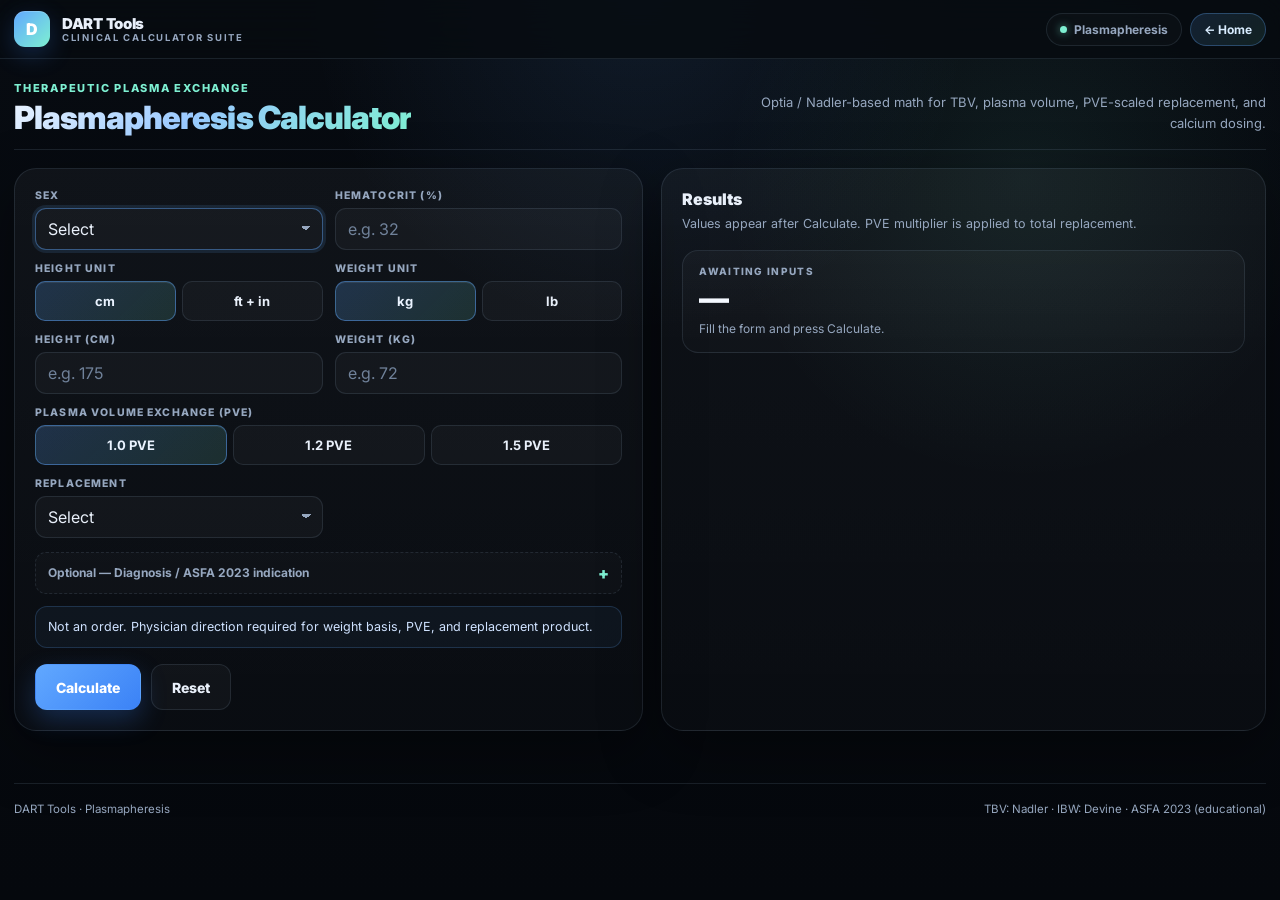
<file: plasmapheresis1.html>
<!DOCTYPE html>
<html lang="en" data-theme="dark">
<head>
<meta charset="UTF-8" />
<meta name="viewport" content="width=device-width, initial-scale=1.0" />
<title>DART Tools — Plasmapheresis Calculator</title>
<link rel="preconnect" href="https://fonts.googleapis.com">
<link rel="preconnect" href="https://fonts.gstatic.com" crossorigin>
<link href="https://fonts.googleapis.com/css2?family=Inter:wght@400;500;600;700;800;900&display=swap" rel="stylesheet">
<style>
:root{
  --bg:#070b11;
  --card:#111a27;
  --card2:#0f1722;
  --border:rgba(149,173,205,.14);
  --border-strong:rgba(122,162,255,.28);
  --text:#e9f0fa;
  --muted:#96a7bf;
  --primary:#61a8ff;
  --primary2:#3b82f6;
  --accent:#7ef0d2;
  --gold:#cfa95f;
  --warn:#ffcd70;
  --shadow:0 20px 60px rgba(0,0,0,.35);
  --nav-bg:rgba(7,11,17,.82);
  --grid:rgba(255,255,255,.03);
}
*{box-sizing:border-box;margin:0;padding:0}
html{scroll-behavior:smooth}
body{
  font-family:'Inter',system-ui,sans-serif;
  background:
    radial-gradient(circle at top, rgba(97,168,255,.10), transparent 30%),
    radial-gradient(circle at 80% 20%, rgba(126,240,210,.08), transparent 24%),
    linear-gradient(180deg, var(--bg), #05080d 100%);
  color:var(--text);
  -webkit-font-smoothing:antialiased;
  overflow-x:hidden;
  min-height:100vh;
}
body::before{
  content:"";position:fixed;inset:0;pointer-events:none;
  background:
    linear-gradient(var(--grid) 1px, transparent 1px),
    linear-gradient(90deg, var(--grid) 1px, transparent 1px);
  background-size:40px 40px;opacity:.45;
  mask-image:linear-gradient(to bottom, rgba(0,0,0,.35), transparent 80%);
}
a{text-decoration:none;color:inherit}
.container{width:min(1280px, calc(100% - 28px));margin:0 auto}

/* ── compact sticky nav ───────────────────────────── */
nav{
  position:sticky;top:0;z-index:200;
  backdrop-filter:blur(18px);
  background:var(--nav-bg);
  border-bottom:1px solid var(--border);
}
.nav-inner{
  min-height:58px;display:flex;align-items:center;justify-content:space-between;
  gap:12px;flex-wrap:wrap;padding:8px 0;
}
.brand{display:flex;align-items:center;gap:12px}
.brand-mark{
  width:36px;height:36px;border-radius:11px;
  display:grid;place-items:center;
  font-size:16px;font-weight:900;color:#fff;
  background:linear-gradient(135deg,var(--primary),var(--accent));
  box-shadow:inset 0 1px 0 rgba(255,255,255,.2),0 8px 24px rgba(59,130,246,.24);
}
.brand-title{font-size:15px;font-weight:900;letter-spacing:-.02em;line-height:1.15}
.brand-sub{font-size:9.5px;text-transform:uppercase;letter-spacing:.18em;color:var(--muted);font-weight:700}
.nav-right{display:flex;gap:8px;flex-wrap:wrap;align-items:center}
.chip{
  display:inline-flex;align-items:center;gap:7px;
  padding:8px 13px;border-radius:999px;
  border:1px solid var(--border);
  background:rgba(255,255,255,.02);
  color:var(--muted);font-size:12px;font-weight:700;
  transition:all .2s ease;
}
.chip-home{
  background:linear-gradient(135deg,rgba(97,168,255,.14),rgba(126,240,210,.10));
  border-color:rgba(97,168,255,.3); color:#d8ecff;
}
.chip-home:hover{border-color:rgba(97,168,255,.55);color:#fff;transform:translateY(-1px)}
.chip .dot{width:7px;height:7px;border-radius:50%;background:var(--accent);box-shadow:0 0 8px rgba(126,240,210,.6);animation:pulse 2s infinite}
@keyframes pulse{0%,100%{transform:scale(1);opacity:1}50%{transform:scale(.7);opacity:.5}}

/* ── title bar ────────────────────────────────────── */
.head-bar{
  padding:22px 0 14px;
  display:flex;align-items:flex-end;justify-content:space-between;gap:16px;flex-wrap:wrap;
  border-bottom:1px solid var(--border);margin-bottom:18px;
}
.head-kicker{
  font-size:11px;text-transform:uppercase;letter-spacing:.16em;
  color:var(--accent);font-weight:800;margin-bottom:6px;
}
.head-title{
  font-size:clamp(22px,3.4vw,32px);
  line-height:1.05;letter-spacing:-.03em;font-weight:900;
}
.head-title .accent{
  background:linear-gradient(135deg,#eaf3ff 0%,#99c9ff 45%,#7ef0d2 100%);
  -webkit-background-clip:text;background-clip:text;color:transparent;
}
.head-meta{font-size:13px;color:var(--muted);max-width:520px;line-height:1.65;text-align:right}

/* ── layout ───────────────────────────────────────── */
.grid-wrap{display:grid;grid-template-columns:1.02fr .98fr;gap:18px;padding-bottom:44px}
.panel{
  background:linear-gradient(180deg, rgba(255,255,255,.04), rgba(255,255,255,.02));
  border:1px solid var(--border);
  border-radius:22px;padding:20px;
  box-shadow:var(--shadow);
}
.panel-title{font-size:16px;font-weight:900;margin-bottom:4px}
.panel-sub{font-size:12.5px;color:var(--muted);line-height:1.7;margin-bottom:16px}

/* ── form ─────────────────────────────────────────── */
.form-grid{display:grid;grid-template-columns:1fr 1fr;gap:12px}
.field{display:flex;flex-direction:column;gap:6px;min-width:0}
.field.full{grid-column:1 / -1}
.label{font-size:10.5px;font-weight:800;text-transform:uppercase;letter-spacing:.11em;color:var(--muted)}

input,select,button{font:inherit}
input,select{
  width:100%;min-height:42px;border-radius:11px;
  border:1px solid var(--border);
  background:rgba(255,255,255,.03);
  color:var(--text);padding:0 12px;outline:none;
  transition:border-color .2s ease, box-shadow .2s ease;
}
input:focus,select:focus{border-color:rgba(97,168,255,.45);box-shadow:0 0 0 3px rgba(97,168,255,.12)}
input::placeholder{color:#70829a}
select{
  appearance:none;-webkit-appearance:none;
  background-image:linear-gradient(45deg, transparent 50%, var(--muted) 50%),
                   linear-gradient(135deg, var(--muted) 50%, transparent 50%);
  background-position:calc(100% - 16px) 50%, calc(100% - 11px) 50%;
  background-size:5px 5px, 5px 5px;background-repeat:no-repeat;padding-right:30px;
}

.inline-toggle{display:flex;gap:6px;flex-wrap:wrap}
.toggle-btn{
  flex:1;min-width:60px;min-height:40px;padding:0 10px;
  border-radius:10px;border:1px solid var(--border);
  background:rgba(255,255,255,.03);color:var(--text);
  font-weight:700;font-size:13px;cursor:pointer;
  transition:all .2s ease;
}
.toggle-btn:hover{border-color:rgba(97,168,255,.34)}
.toggle-btn.active{
  background:linear-gradient(135deg,rgba(97,168,255,.22),rgba(126,240,210,.14));
  border-color:rgba(97,168,255,.45);color:#eaf3ff;
  box-shadow:inset 0 1px 0 rgba(255,255,255,.08);
}
.sub-grid,.mini-grid{display:grid;grid-template-columns:1fr 1fr;gap:10px}

.note{
  border:1px solid rgba(126,240,210,.18);
  background:rgba(126,240,210,.06);color:#d5fff2;
  border-radius:12px;padding:10px 12px;
  font-size:12.5px;line-height:1.65;
}
.note.warning{border-color:rgba(255,205,112,.20);background:rgba(255,205,112,.08);color:#ffe8b6}
.note.info{border-color:rgba(97,168,255,.2);background:rgba(97,168,255,.05);color:#cfe2ff}

.calc-row{display:flex;gap:10px;flex-wrap:wrap;margin-top:16px}
.btn{
  display:inline-flex;align-items:center;justify-content:center;gap:8px;
  min-height:46px;padding:0 20px;border-radius:12px;
  border:1px solid transparent;font-weight:800;font-size:14px;
  cursor:pointer;transition:all .22s ease;
}
.btn:hover{transform:translateY(-1px)}
.btn-primary{
  color:#fff;background:linear-gradient(135deg,var(--primary),var(--primary2));
  box-shadow:0 10px 26px rgba(59,130,246,.26);
}
.btn-primary:hover{box-shadow:0 14px 32px rgba(59,130,246,.38)}
.btn-secondary{
  color:var(--text);background:rgba(255,255,255,.03);
  border-color:var(--border);
}
.btn-secondary:hover{border-color:rgba(97,168,255,.34)}

/* ── results ──────────────────────────────────────── */
.result-stack{display:grid;gap:12px}
.result-card{
  border:1px solid var(--border);border-radius:16px;
  background:linear-gradient(180deg, rgba(255,255,255,.03), rgba(255,255,255,.015));
  padding:14px 16px;
}
.result-kicker{font-size:10px;text-transform:uppercase;letter-spacing:.13em;color:var(--muted);font-weight:800;margin-bottom:6px}
.result-value{font-size:clamp(20px,3vw,30px);letter-spacing:-.04em;line-height:1;font-weight:900;color:#f4f8ff;margin-bottom:6px}
.result-meta{color:var(--muted);font-size:12px;line-height:1.6}
.math-box{
  border:1px solid rgba(97,168,255,.18);
  background:rgba(97,168,255,.05);color:#d8e9ff;
  border-radius:14px;padding:12px 14px;
  font-size:12.5px;line-height:1.7;
}
.math-box strong{color:#fff}
.calc-line{padding:6px 0;border-bottom:1px solid rgba(255,255,255,.06)}
.calc-line:last-child{border-bottom:none}
.hidden{display:none!important}

/* ── collapsible ──────────────────────────────────── */
details{margin-top:2px}
details summary{
  cursor:pointer;list-style:none;
  padding:10px 12px;border-radius:11px;
  border:1px dashed var(--border);
  background:rgba(255,255,255,.02);
  font-size:12px;font-weight:700;color:var(--muted);
  display:flex;align-items:center;justify-content:space-between;
  transition:all .2s ease;
}
details summary:hover{color:var(--text);border-color:rgba(97,168,255,.3)}
details summary::-webkit-details-marker{display:none}
details summary::after{content:"+";font-size:16px;color:var(--accent);font-weight:900}
details[open] summary::after{content:"−"}
details[open] summary{margin-bottom:10px;border-style:solid}

/* ── footer ──────────────────────────────────────── */
.foot{
  padding:18px 0 32px;border-top:1px solid var(--border);
  color:var(--muted);font-size:11.5px;
  display:flex;justify-content:space-between;gap:14px;flex-wrap:wrap;
  margin-top:8px;
}

@media (max-width:980px){
  .grid-wrap{grid-template-columns:1fr}
  .head-meta{text-align:left}
}
@media (max-width:540px){
  .form-grid,.sub-grid,.mini-grid{grid-template-columns:1fr}
}
</style>
</head>
<body>

<nav>
  <div class="container nav-inner">
    <a class="brand" href="index.html">
      <div class="brand-mark">D</div>
      <div>
        <div class="brand-title">DART Tools</div>
        <div class="brand-sub">Clinical calculator suite</div>
      </div>
    </a>
    <div class="nav-right">
      <span class="chip"><span class="dot"></span>Plasmapheresis</span>
      <a class="chip chip-home" href="index.html">← Home</a>
    </div>
  </div>
</nav>

<div class="container">

  <div class="head-bar">
    <div>
      <div class="head-kicker">Therapeutic Plasma Exchange</div>
      <div class="head-title"><span class="accent">Plasmapheresis Calculator</span></div>
    </div>
    <div class="head-meta">Optia / Nadler-based math for TBV, plasma volume, PVE-scaled replacement, and calcium dosing.</div>
  </div>

  <div class="grid-wrap">

    <section class="panel">
      <div class="form-grid">

        <div class="field">
          <label class="label" for="sex">Sex</label>
          <select id="sex" autofocus>
            <option value="">Select</option>
            <option value="male">Male</option>
            <option value="female">Female</option>
          </select>
        </div>

        <div class="field">
          <label class="label" for="hct">Hematocrit (%)</label>
          <input id="hct" type="number" step="0.1" min="0" placeholder="e.g. 32" />
        </div>

        <div class="field">
          <label class="label">Height Unit</label>
          <div class="inline-toggle">
            <button class="toggle-btn active" type="button" id="heightMetricBtn">cm</button>
            <button class="toggle-btn" type="button" id="heightEnglishBtn">ft + in</button>
          </div>
        </div>

        <div class="field">
          <label class="label">Weight Unit</label>
          <div class="inline-toggle">
            <button class="toggle-btn active" type="button" id="weightMetricBtn">kg</button>
            <button class="toggle-btn" type="button" id="weightEnglishBtn">lb</button>
          </div>
        </div>

        <div class="field" id="heightCmWrap">
          <label class="label" for="heightCm">Height (cm)</label>
          <input id="heightCm" type="number" step="0.1" min="0" placeholder="e.g. 175" />
        </div>
        <div class="field hidden" id="heightEnglishWrap">
          <label class="label">Height (ft + in)</label>
          <div class="sub-grid">
            <input id="heightFt" type="number" step="1" min="0" placeholder="ft" />
            <input id="heightIn" type="number" step="0.1" min="0" placeholder="in" />
          </div>
        </div>

        <div class="field" id="weightKgWrap">
          <label class="label" for="weightKg">Weight (kg)</label>
          <input id="weightKg" type="number" step="0.1" min="0" placeholder="e.g. 72" />
        </div>
        <div class="field hidden" id="weightLbWrap">
          <label class="label" for="weightLb">Weight (lb)</label>
          <input id="weightLb" type="number" step="0.1" min="0" placeholder="e.g. 160" />
        </div>

        <div class="field full">
          <label class="label">Plasma Volume Exchange (PVE)</label>
          <div class="inline-toggle" id="pveToggle">
            <button class="toggle-btn active" type="button" data-pve="1">1.0 PVE</button>
            <button class="toggle-btn" type="button" data-pve="1.2">1.2 PVE</button>
            <button class="toggle-btn" type="button" data-pve="1.5">1.5 PVE</button>
          </div>
        </div>

        <div class="field">
          <label class="label" for="replacementType">Replacement</label>
          <select id="replacementType">
            <option value="">Select</option>
            <option value="albumin">Albumin only</option>
            <option value="ffp">FFP only</option>
            <option value="both">Albumin + FFP</option>
          </select>
        </div>

        <div class="field hidden" id="splitWrap">
          <label class="label" for="splitType">Split Ratio</label>
          <select id="splitType">
            <option value="half">½ Albumin : ½ FFP</option>
            <option value="third">⅔ Albumin : ⅓ FFP</option>
          </select>
        </div>

        <div class="field full hidden" id="ibwUseWrap">
          <div class="note warning">BMI &gt; 30. Some protocols use ideal body weight. Verify with physician.</div>
          <div style="height:8px"></div>
          <label class="label">Weight Basis</label>
          <div class="inline-toggle">
            <button class="toggle-btn active" type="button" id="actualBasisBtn">Entered Weight</button>
            <button class="toggle-btn" type="button" id="ibwBasisBtn">Ideal Body Weight</button>
          </div>
        </div>

        <div class="field full">
          <details>
            <summary>Optional — Diagnosis / ASFA 2023 indication</summary>
            <select id="diagnosis">
              <option value="">Select diagnosis (optional)</option>
              <option value="ttp">TTP — Thrombotic thrombocytopenic purpura</option>
              <option value="aidp">Guillain-Barré / AIDP</option>
              <option value="cidp">CIDP</option>
              <option value="mg-acute">Myasthenia gravis — acute</option>
              <option value="mg-long">Myasthenia gravis — long-term</option>
              <option value="anti-gbm-dah">Anti-GBM — diffuse alveolar hemorrhage</option>
              <option value="anti-gbm-dialysis-independent">Anti-GBM — dialysis-independent</option>
              <option value="anti-gbm-dialysis-dependent">Anti-GBM — dialysis-dependent, no DAH</option>
              <option value="sle-severe">SLE — severe</option>
              <option value="aav-mpa">ANCA vasculitis — MPA</option>
              <option value="aav-gpa">ANCA vasculitis — GPA</option>
              <option value="kidney-abo-compatible-amr">Kidney ABO-compatible AMR</option>
              <option value="kidney-abo-compatible-desens">Kidney ABO-compatible desensitization</option>
              <option value="kidney-abo-incompatible-desens">Kidney ABO-incompatible desensitization</option>
              <option value="kidney-abo-incompatible-amr">Kidney ABO-incompatible AMR</option>
              <option value="heart-desens">Heart — desensitization</option>
              <option value="heart-amr">Heart — AMR</option>
              <option value="liver-aboi-desens">Liver ABO-incompatible desensitization</option>
              <option value="thyroid-storm">Thyroid storm</option>
              <option value="wilson-fulminant">Wilson disease, fulminant</option>
              <option value="other">Other / not listed</option>
            </select>
            <div id="diagnosisInfoCard" class="math-box hidden" style="margin-top:10px"></div>
          </details>
        </div>

        <div class="field full">
          <div class="note info">Not an order. Physician direction required for weight basis, PVE, and replacement product.</div>
        </div>

      </div>

      <div class="calc-row">
        <button class="btn btn-primary" id="calculateBtn" type="button">Calculate</button>
        <button class="btn btn-secondary" id="resetBtn" type="button">Reset</button>
      </div>
    </section>

    <aside class="panel">
      <div class="panel-title">Results</div>
      <div class="panel-sub">Values appear after Calculate. PVE multiplier is applied to total replacement.</div>
      <div class="result-stack" id="results">
        <div class="result-card">
          <div class="result-kicker">Awaiting inputs</div>
          <div class="result-value">—</div>
          <div class="result-meta">Fill the form and press Calculate.</div>
        </div>
      </div>
    </aside>

  </div>

  <div class="foot">
    <span>DART Tools · Plasmapheresis</span>
    <span>TBV: Nadler · IBW: Devine · ASFA 2023 (educational)</span>
  </div>

</div>

<script>
/* ─── diagnosis library (ASFA 2023, educational) ─── */
const diagnosisLibrary = {
  "ttp":{label:"Thrombotic thrombocytopenic purpura (TTP)", category:"Category I", grade:"1A", rationale:"TPE is first-line: it removes circulating inhibitor and ultra-large vWF multimers while replacing deficient ADAMTS13 with plasma.", nurse:"Medical emergency. Expedite therapy, confirm plasma replacement, watch neuro change, hemolysis, platelet recovery, and access."},
  "aidp":{label:"Guillain-Barré / AIDP", category:"Category I", grade:"1A", rationale:"TPE removes pathogenic antibodies and inflammatory mediators in acute inflammatory demyelinating polyradiculoneuropathy.", nurse:"Watch respiratory status, bulbar weakness, autonomic instability, pain, mobility, and tolerance of serial exchanges."},
  "cidp":{label:"CIDP", category:"Category I", grade:"1B", rationale:"TPE reduces circulating immune factors in autoimmune demyelinating neuropathy, often as rescue or short-term response.", nurse:"Trend strength, gait, sensory symptoms, and whether apheresis is bridge or maintenance."},
  "mg-acute":{label:"Myasthenia gravis — acute", category:"Category I", grade:"1B", rationale:"Rapid, short-acting immunomodulation for crisis, unstable or refractory disease, and pre-thymectomy.", nurse:"Watch bulbar symptoms, respiratory fatigue, secretions, aspiration risk, and therapy timing."},
  "mg-long":{label:"Myasthenia gravis — long-term", category:"Category II", grade:"2B", rationale:"Second-line when longer-term apheresis is needed for persistent/refractory disease.", nurse:"Clarify cadence, access durability, interval response, and whether bridging another therapy."},
  "anti-gbm-dah":{label:"Anti-GBM — DAH", category:"Category I", grade:"1C", rationale:"Early TPE removes circulating anti-GBM antibodies in pulmonary hemorrhage.", nurse:"Respiratory status is critical; plasma replacement may be indicated — monitor oxygenation."},
  "anti-gbm-dialysis-independent":{label:"Anti-GBM — dialysis-independent", category:"Category I", grade:"1B", rationale:"Early TPE with immunosuppression to clear antibodies before dialysis dependence develops.", nurse:"Trend creatinine, urine output, pulmonary symptoms, and immunosuppression timing."},
  "anti-gbm-dialysis-dependent":{label:"Anti-GBM — dialysis-dependent, no DAH", category:"Category III", grade:"2B", rationale:"Individualized role when already dialysis-dependent without pulmonary hemorrhage.", nurse:"Confirm treatment goal with team; benefit is less established here."},
  "sle-severe":{label:"SLE — severe", category:"Category II", grade:"2C", rationale:"Second-line in selected severe SLE when rapid removal of immune mediators is desired.", nurse:"Clarify the target organ — nursing priorities differ for nephritis, DAH, or CNS disease."},
  "aav-mpa":{label:"ANCA vasculitis — MPA", category:"Category III", grade:"1B", rationale:"Optimum role not established; individualize in severe renal disease or DAH.", nurse:"Know if target is severe renal failure, DAH, or rescue after incomplete induction."},
  "aav-gpa":{label:"ANCA vasculitis — GPA", category:"Category III", grade:"1B", rationale:"Optimum role not established; individualized in severe disease.", nurse:"Track renal trajectory, pulmonary status, bleeding, coordination with steroids/rituximab/cyclophosphamide."},
  "kidney-abo-compatible-amr":{label:"Kidney ABO-compatible — AMR", category:"Category I", grade:"1B", rationale:"First-line to reduce donor-specific antibodies alongside immunomodulatory therapy.", nurse:"Distinguish active rejection vs desensitization; coordinate with IVIG/adjuncts."},
  "kidney-abo-compatible-desens":{label:"Kidney ABO-compatible — desensitization (LD)", category:"Category I", grade:"1B", rationale:"Pre-transplant in selected sensitized living-donor candidates to lower antibody burden.", nurse:"Verify timeline to transplant and antibody endpoints/adjunct meds."},
  "kidney-abo-incompatible-desens":{label:"Kidney ABO-incompatible — desensitization (LD)", category:"Category I", grade:"1B", rationale:"Pre-transplant reduction of isoagglutinins for ABO-incompatible living-donor transplant.", nurse:"Confirm center protocol, endpoint, and replacement strategy."},
  "kidney-abo-incompatible-amr":{label:"Kidney ABO-incompatible — AMR", category:"Category II", grade:"1B", rationale:"Second-line for AMR in this setting, generally part of a multimodal strategy.", nurse:"Monitor graft dysfunction, fluid balance, product tolerance, immunotherapy timing."},
  "heart-desens":{label:"Heart — desensitization", category:"Category II", grade:"1C", rationale:"Second-line for sensitized heart-transplant candidates to reduce antibody burden.", nurse:"Clarify pre-transplant vs peri-transplant support and track transplant timeline."},
  "heart-amr":{label:"Heart — AMR", category:"Category III", grade:"2C", rationale:"Optimum role not established; individualized with the transplant team.", nurse:"Watch hemodynamics, volume status, graft dysfunction, and adjunct therapy timing."},
  "liver-aboi-desens":{label:"Liver ABO-incompatible — desensitization (LD)", category:"Category I", grade:"1C", rationale:"First-line desensitization support in ABO-incompatible living-donor liver transplant.", nurse:"Verify transplant timing, target titers, and product strategy."},
  "thyroid-storm":{label:"Thyroid storm", category:"Category II", grade:"2C", rationale:"Second-line when rapid reduction of thyroid hormone / protein-bound mediators is needed.", nurse:"Monitor rhythm, temperature, blood pressure, mental status; coordinate with antithyroid drugs and beta blockade."},
  "wilson-fulminant":{label:"Wilson disease, fulminant", category:"Category I", grade:"1C", rationale:"First-line supportive therapy to rapidly remove circulating copper; often bridge to transplant.", nurse:"Monitor hemolysis, liver failure, coagulopathy, and transplant evaluation."},
  "other":{label:"Other / not listed", category:"Unspecified", grade:"—", rationale:"Indication not mapped here. Verify role of TPE with current guideline, physician order, and local protocol.", nurse:"Ensure indication, endpoint, replacement plan, and adjunct schedule are documented."}
};

/* ─── state + refs ─── */
const state = {heightMode:'cm', weightMode:'kg', weightBasis:'actual', pve:1.0};
const $ = (id) => document.getElementById(id);
const el = {
  sex:$('sex'), hct:$('hct'),
  heightCm:$('heightCm'), heightFt:$('heightFt'), heightIn:$('heightIn'),
  weightKg:$('weightKg'), weightLb:$('weightLb'),
  diagnosis:$('diagnosis'), diagnosisInfoCard:$('diagnosisInfoCard'),
  replacementType:$('replacementType'), splitType:$('splitType'), splitWrap:$('splitWrap'),
  results:$('results'),
  calculateBtn:$('calculateBtn'), resetBtn:$('resetBtn'),
  heightMetricBtn:$('heightMetricBtn'), heightEnglishBtn:$('heightEnglishBtn'),
  weightMetricBtn:$('weightMetricBtn'), weightEnglishBtn:$('weightEnglishBtn'),
  heightCmWrap:$('heightCmWrap'), heightEnglishWrap:$('heightEnglishWrap'),
  weightKgWrap:$('weightKgWrap'), weightLbWrap:$('weightLbWrap'),
  ibwUseWrap:$('ibwUseWrap'), actualBasisBtn:$('actualBasisBtn'), ibwBasisBtn:$('ibwBasisBtn'),
  pveToggle:$('pveToggle')
};

/* ─── helpers ─── */
function setActive(buttons, activeButton){ buttons.forEach(b=>b.classList.remove('active')); activeButton.classList.add('active'); }
function fmt(num, digits=1){ return Number(num).toLocaleString(undefined,{minimumFractionDigits:digits, maximumFractionDigits:digits}); }
function heightToCm(){ if(state.heightMode==='cm') return parseFloat(el.heightCm.value); const ft=parseFloat(el.heightFt.value||0); const inches=parseFloat(el.heightIn.value||0); return ((ft*12)+inches)*2.54; }
function heightToInches(){ return heightToCm()/2.54; }
function weightToKg(){ if(state.weightMode==='kg') return parseFloat(el.weightKg.value); return parseFloat(el.weightLb.value)*0.45359237; }
function devineIBWKg(sex, heightInches){ return sex==='male' ? 50 + 2.3*(heightInches-60) : 45.5 + 2.3*(heightInches-60); }
function nadlerTBVml(sex, heightCm, weightKg){ const h=heightCm/100; return sex==='male' ? 604 + (367*Math.pow(h,3)) + (32.2*weightKg) : 183 + (356*Math.pow(h,3)) + (33.1*weightKg); }
function validatePositive(v, n){ if(!Number.isFinite(v) || v<=0) throw new Error(`Please enter a valid ${n}.`); }

/* ─── diagnosis preview ─── */
function renderDiagnosisInfo(){
  const key = el.diagnosis.value;
  if(!key){ el.diagnosisInfoCard.classList.add('hidden'); el.diagnosisInfoCard.innerHTML=''; return; }
  const d = diagnosisLibrary[key];
  el.diagnosisInfoCard.classList.remove('hidden');
  el.diagnosisInfoCard.innerHTML = `
    <div class="calc-line"><strong>ASFA 2023:</strong> ${d.category}${d.grade && d.grade !== '—' ? ` · Grade ${d.grade}` : ''}</div>
    <div class="calc-line"><strong>Rationale:</strong> ${d.rationale}</div>
    <div class="calc-line"><strong>Nurse focus:</strong> ${d.nurse}</div>
  `;
}

/* ─── calcium chloride (on demand) ─── */
function showCalciumChloride(show, replacementMl=0){
  const box = document.getElementById('cacl2Box');
  if(!box) return;
  if(!show){ box.classList.add('hidden'); box.innerHTML=''; return; }
  const mg = replacementMl * (133/500);
  box.classList.remove('hidden');
  box.innerHTML = `
    <div class="math-box">
      <div class="calc-line"><strong>Calcium chloride</strong></div>
      <div class="calc-line">Rule: 133 mg per 500 mL replacement</div>
      <div class="calc-line">${fmt(replacementMl)} × (133 / 500) = <strong>${fmt(mg)} mg</strong></div>
    </div>`;
}

/* ─── result render ─── */
function createResultHTML(d){
  const calciumMg = d.totalReplacementMl * 0.8;
  const calciumMl = calciumMg / 100;

  let albuminText='—', ffpText='—', mixNote='';
  if(d.replacementType==='albumin'){ albuminText=`${fmt(d.totalReplacementMl)} mL`; ffpText='0.0 mL'; mixNote='Albumin only.'; }
  else if(d.replacementType==='ffp'){ albuminText='0.0 mL'; ffpText=`${fmt(d.totalReplacementMl)} mL`; mixNote='FFP only.'; }
  else if(d.replacementType==='both' && d.splitType==='half'){ albuminText=`${fmt(d.totalReplacementMl*0.5)} mL`; ffpText=`${fmt(d.totalReplacementMl*0.5)} mL`; mixNote='Split ½ Albumin : ½ FFP.'; }
  else if(d.replacementType==='both' && d.splitType==='third'){ albuminText=`${fmt(d.totalReplacementMl*(2/3))} mL`; ffpText=`${fmt(d.totalReplacementMl*(1/3))} mL`; mixNote='Split ⅔ Albumin : ⅓ FFP.'; }

  return `
    ${d.diagnosis ? `
    <div class="result-card">
      <div class="result-kicker">Diagnosis Context</div>
      <div class="result-value" style="font-size:18px">${d.diagnosis.label}</div>
      <div class="result-meta">ASFA 2023: <strong>${d.diagnosis.category}</strong>${d.diagnosis.grade && d.diagnosis.grade !== '—' ? ` · Grade ${d.diagnosis.grade}` : ''}</div>
    </div>` : ''}

    <div class="mini-grid">
      <div class="result-card">
        <div class="result-kicker">BMI</div>
        <div class="result-value">${fmt(d.bmi,1)}</div>
        <div class="result-meta">Weight basis: <strong>${d.weightBasisLabel}</strong></div>
      </div>
      <div class="result-card">
        <div class="result-kicker">Ideal Body Weight</div>
        <div class="result-value">${fmt(d.ibwKg)} <span style="font-size:.48em;font-weight:800;color:var(--muted)">kg</span></div>
        <div class="result-meta">${fmt(d.ibwLb)} lb · Devine</div>
      </div>
    </div>

    ${d.bmi > 30 ? `<div class="note warning">BMI &gt; 30. Calculation currently using <strong>${d.weightBasisLabel}</strong>.</div>` : ''}

    <div class="mini-grid">
      <div class="result-card">
        <div class="result-kicker">Total Blood Volume</div>
        <div class="result-value">${fmt(d.tbvMl)} <span style="font-size:.48em;font-weight:800;color:var(--muted)">mL</span></div>
        <div class="result-meta">Nadler equation</div>
      </div>
      <div class="result-card">
        <div class="result-kicker">Plasma Volume (1 PVE)</div>
        <div class="result-value">${fmt(d.plasmaVolumeMl)} <span style="font-size:.48em;font-weight:800;color:var(--muted)">mL</span></div>
        <div class="result-meta">TBV × (1 − Hct)</div>
      </div>
    </div>

    <div class="result-card" style="border-color:rgba(126,240,210,.32);background:linear-gradient(180deg, rgba(126,240,210,.06), rgba(97,168,255,.04));">
      <div class="result-kicker">Total Replacement @ ${fmt(d.pve,1)} PVE</div>
      <div class="result-value">${fmt(d.totalReplacementMl)} <span style="font-size:.48em;font-weight:800;color:var(--muted)">mL</span></div>
      <div class="result-meta">${mixNote}</div>
    </div>

    <div class="mini-grid">
      <div class="result-card">
        <div class="result-kicker">Albumin</div>
        <div class="result-value" style="font-size:22px">${albuminText}</div>
      </div>
      <div class="result-card">
        <div class="result-kicker">FFP</div>
        <div class="result-value" style="font-size:22px">${ffpText}</div>
      </div>
    </div>

    <div class="math-box">
      <div class="calc-line"><strong>Formula:</strong> Replacement = TBV × (1 − Hct) × PVE</div>
      <div class="calc-line">TBV = ${fmt(d.tbvMl)} mL · Hct = ${fmt(d.hctFraction*100,1)}% · PVE = ${fmt(d.pve,1)}</div>
      <div class="calc-line">${fmt(d.tbvMl)} × ${fmt(1 - d.hctFraction,3)} × ${fmt(d.pve,1)} = <strong>${fmt(d.totalReplacementMl)} mL</strong></div>
    </div>

    <div class="result-card">
      <div class="result-kicker">Calcium Gluconate</div>
      <div class="result-meta" style="margin-bottom:8px">Rule: 400 mg per 500 mL replacement · 1000 mg / 10 mL</div>
      <div class="math-box">
        <div class="calc-line">${fmt(d.totalReplacementMl)} × 0.8 = <strong>${fmt(calciumMg)} mg</strong></div>
        <div class="calc-line"><strong>${fmt(calciumMg)} mg</strong> ÷ 100 mg/mL = <strong>${fmt(calciumMl)} mL</strong></div>
      </div>
    </div>

    <div class="result-card">
      <div class="result-kicker">Calcium Chloride Option</div>
      <div class="result-meta" style="margin-bottom:10px">Calculate calcium chloride instead?</div>
      <div class="calc-row" style="margin-top:0">
        <button class="btn btn-secondary" type="button" onclick="showCalciumChloride(false)">No</button>
        <button class="btn btn-primary" type="button" onclick="showCalciumChloride(true, ${d.totalReplacementMl})">Yes, calculate CaCl₂</button>
      </div>
      <div id="cacl2Box" class="hidden" style="margin-top:12px"></div>
    </div>

    ${d.diagnosis ? `
    <div class="math-box">
      <div class="calc-line"><strong>Why TPE may be used:</strong> ${d.diagnosis.rationale}</div>
      <div class="calc-line"><strong>Nurse focus:</strong> ${d.diagnosis.nurse}</div>
    </div>` : ''}
  `;
}

/* ─── calculate ─── */
function calculate(){
  try{
    const sex = el.sex.value;
    const hctRaw = parseFloat(el.hct.value);
    const heightCm = heightToCm();
    const weightKgActual = weightToKg();
    const heightInches = heightToInches();

    if(!sex) throw new Error('Please select sex.');
    validatePositive(hctRaw, 'hematocrit');
    validatePositive(heightCm, 'height');
    validatePositive(weightKgActual, 'weight');
    if(hctRaw >= 100) throw new Error('Hematocrit must be less than 100.');

    const hctFraction = hctRaw / 100;
    const bmi = weightKgActual / Math.pow(heightCm/100, 2);
    const ibwKg = devineIBWKg(sex, heightInches);
    const ibwLb = ibwKg / 0.45359237;

    if(bmi > 30){
      el.ibwUseWrap.classList.remove('hidden');
    } else {
      el.ibwUseWrap.classList.add('hidden');
      state.weightBasis = 'actual';
      setActive([el.actualBasisBtn, el.ibwBasisBtn], el.actualBasisBtn);
    }

    const calcWeightKg = (bmi > 30 && state.weightBasis === 'ibw') ? ibwKg : weightKgActual;
    const tbvMl = nadlerTBVml(sex, heightCm, calcWeightKg);
    const plasmaVolumeMl = tbvMl * (1 - hctFraction);
    const totalReplacementMl = plasmaVolumeMl * state.pve;

    const replacementType = el.replacementType.value;
    if(!replacementType) throw new Error('Please select a replacement type.');

    const diagnosisKey = el.diagnosis.value;
    const data = {
      bmi, ibwKg, ibwLb, tbvMl, hctFraction, plasmaVolumeMl, totalReplacementMl, pve: state.pve,
      replacementType, splitType: el.splitType.value,
      weightBasisLabel: (bmi > 30 && state.weightBasis === 'ibw') ? 'Ideal Body Weight' : 'Entered Weight',
      diagnosis: diagnosisKey ? diagnosisLibrary[diagnosisKey] : null
    };

    el.results.innerHTML = createResultHTML(data);
  } catch(err){
    el.results.innerHTML = `
      <div class="result-card">
        <div class="result-kicker">Input Error</div>
        <div class="result-value" style="font-size:18px;color:#ffb4b4">Unable to calculate</div>
        <div class="result-meta">${err.message}</div>
      </div>`;
  }
}

/* ─── reset ─── */
function resetForm(){
  el.sex.value=''; el.hct.value='';
  el.heightCm.value=''; el.heightFt.value=''; el.heightIn.value='';
  el.weightKg.value=''; el.weightLb.value='';
  el.diagnosis.value=''; el.replacementType.value=''; el.splitType.value='half';
  el.splitWrap.classList.add('hidden');
  el.ibwUseWrap.classList.add('hidden');
  el.diagnosisInfoCard.classList.add('hidden'); el.diagnosisInfoCard.innerHTML='';
  state.heightMode='cm'; state.weightMode='kg'; state.weightBasis='actual'; state.pve=1.0;
  setActive([el.heightMetricBtn, el.heightEnglishBtn], el.heightMetricBtn);
  setActive([el.weightMetricBtn, el.weightEnglishBtn], el.weightMetricBtn);
  setActive([el.actualBasisBtn, el.ibwBasisBtn], el.actualBasisBtn);
  const pveBtns = el.pveToggle.querySelectorAll('[data-pve]');
  pveBtns.forEach(b => b.classList.toggle('active', parseFloat(b.dataset.pve)===1));
  el.heightCmWrap.classList.remove('hidden'); el.heightEnglishWrap.classList.add('hidden');
  el.weightKgWrap.classList.remove('hidden'); el.weightLbWrap.classList.add('hidden');
  el.results.innerHTML = `<div class="result-card"><div class="result-kicker">Awaiting inputs</div><div class="result-value">—</div><div class="result-meta">Fill the form and press Calculate.</div></div>`;
}

/* ─── wiring ─── */
el.heightMetricBtn.addEventListener('click', ()=>{ state.heightMode='cm'; setActive([el.heightMetricBtn, el.heightEnglishBtn], el.heightMetricBtn); el.heightCmWrap.classList.remove('hidden'); el.heightEnglishWrap.classList.add('hidden'); });
el.heightEnglishBtn.addEventListener('click', ()=>{ state.heightMode='ftin'; setActive([el.heightMetricBtn, el.heightEnglishBtn], el.heightEnglishBtn); el.heightCmWrap.classList.add('hidden'); el.heightEnglishWrap.classList.remove('hidden'); });
el.weightMetricBtn.addEventListener('click', ()=>{ state.weightMode='kg'; setActive([el.weightMetricBtn, el.weightEnglishBtn], el.weightMetricBtn); el.weightKgWrap.classList.remove('hidden'); el.weightLbWrap.classList.add('hidden'); });
el.weightEnglishBtn.addEventListener('click', ()=>{ state.weightMode='lb'; setActive([el.weightMetricBtn, el.weightEnglishBtn], el.weightEnglishBtn); el.weightKgWrap.classList.add('hidden'); el.weightLbWrap.classList.remove('hidden'); });
el.actualBasisBtn.addEventListener('click', ()=>{ state.weightBasis='actual'; setActive([el.actualBasisBtn, el.ibwBasisBtn], el.actualBasisBtn); });
el.ibwBasisBtn.addEventListener('click', ()=>{ state.weightBasis='ibw'; setActive([el.actualBasisBtn, el.ibwBasisBtn], el.ibwBasisBtn); });

el.pveToggle.querySelectorAll('[data-pve]').forEach(btn=>{
  btn.addEventListener('click', ()=>{
    el.pveToggle.querySelectorAll('[data-pve]').forEach(b=>b.classList.remove('active'));
    btn.classList.add('active');
    state.pve = parseFloat(btn.dataset.pve);
  });
});

el.diagnosis.addEventListener('change', renderDiagnosisInfo);
el.replacementType.addEventListener('change', ()=>{ if(el.replacementType.value==='both') el.splitWrap.classList.remove('hidden'); else el.splitWrap.classList.add('hidden'); });
el.calculateBtn.addEventListener('click', calculate);
el.resetBtn.addEventListener('click', resetForm);

/* Enter key calculates */
document.addEventListener('keydown', (e)=>{ if(e.key==='Enter' && !e.shiftKey){ e.preventDefault(); calculate(); } });
</script>
</body>
</html>
</file>
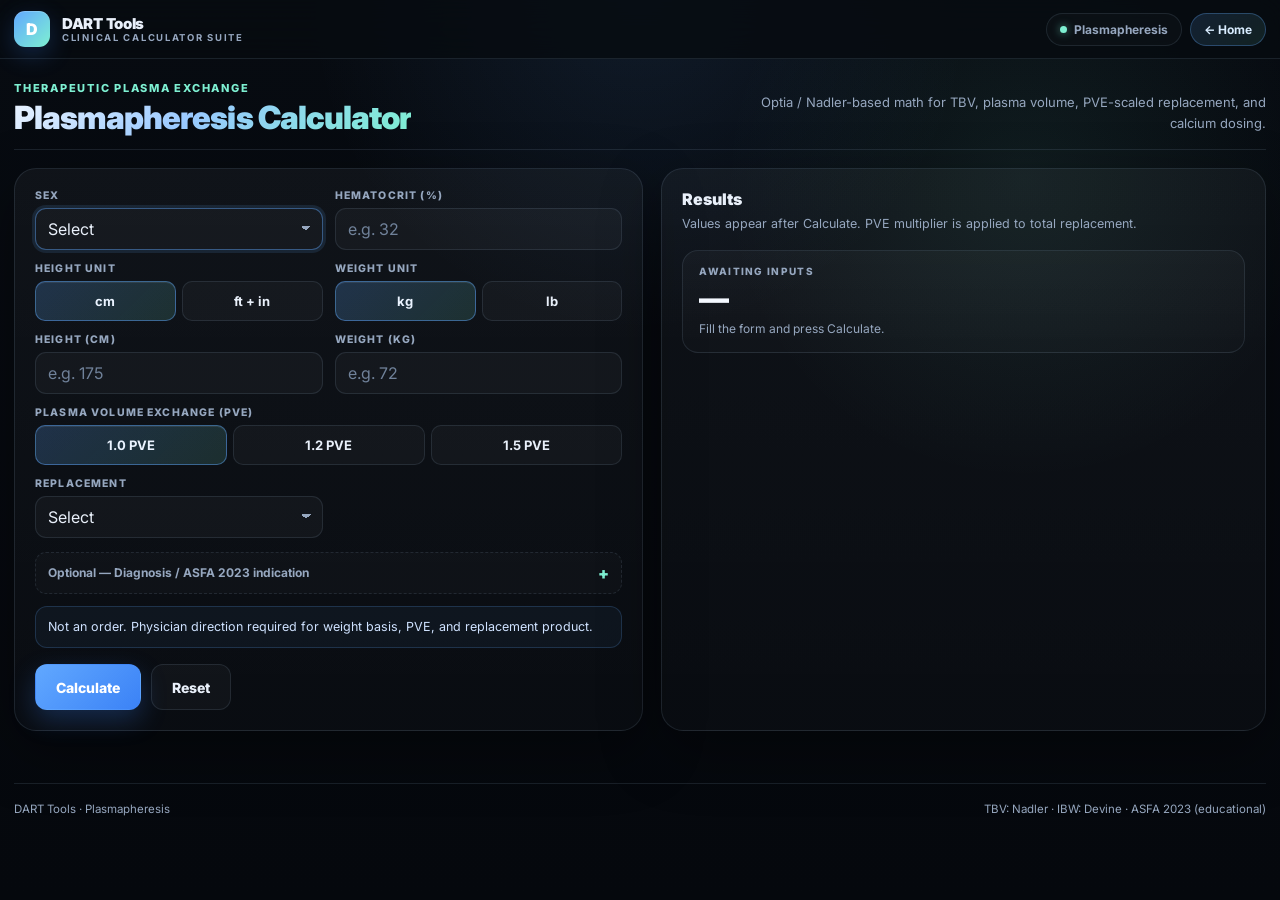
<file: plasmapheresis5.html>
<!DOCTYPE html>
<html lang="en" data-theme="dark">
<head>
<meta charset="UTF-8" />
<meta name="viewport" content="width=device-width, initial-scale=1.0" />
<title>DART Tools — Plasmapheresis Calculator</title>
<link rel="preconnect" href="https://fonts.googleapis.com">
<link rel="preconnect" href="https://fonts.gstatic.com" crossorigin>
<link href="https://fonts.googleapis.com/css2?family=Inter:wght@400;500;600;700;800;900&display=swap" rel="stylesheet">
<style>
:root{
  --bg:#070b11;
  --card:#111a27;
  --card2:#0f1722;
  --border:rgba(149,173,205,.14);
  --border-strong:rgba(122,162,255,.28);
  --text:#e9f0fa;
  --muted:#96a7bf;
  --primary:#61a8ff;
  --primary2:#3b82f6;
  --accent:#7ef0d2;
  --gold:#cfa95f;
  --warn:#ffcd70;
  --shadow:0 20px 60px rgba(0,0,0,.35);
  --nav-bg:rgba(7,11,17,.82);
  --grid:rgba(255,255,255,.03);
}
*{box-sizing:border-box;margin:0;padding:0}
html{scroll-behavior:smooth}
body{
  font-family:'Inter',system-ui,sans-serif;
  background:
    radial-gradient(circle at top, rgba(97,168,255,.10), transparent 30%),
    radial-gradient(circle at 80% 20%, rgba(126,240,210,.08), transparent 24%),
    linear-gradient(180deg, var(--bg), #05080d 100%);
  color:var(--text);
  -webkit-font-smoothing:antialiased;
  overflow-x:hidden;
  min-height:100vh;
}
body::before{
  content:"";position:fixed;inset:0;pointer-events:none;
  background:
    linear-gradient(var(--grid) 1px, transparent 1px),
    linear-gradient(90deg, var(--grid) 1px, transparent 1px);
  background-size:40px 40px;opacity:.45;
  mask-image:linear-gradient(to bottom, rgba(0,0,0,.35), transparent 80%);
}
a{text-decoration:none;color:inherit}
.container{width:min(1280px, calc(100% - 28px));margin:0 auto}

/* ── compact sticky nav ───────────────────────────── */
nav{
  position:sticky;top:0;z-index:200;
  backdrop-filter:blur(18px);
  background:var(--nav-bg);
  border-bottom:1px solid var(--border);
}
.nav-inner{
  min-height:58px;display:flex;align-items:center;justify-content:space-between;
  gap:12px;flex-wrap:wrap;padding:8px 0;
}
.brand{display:flex;align-items:center;gap:12px}
.brand-mark{
  width:36px;height:36px;border-radius:11px;
  display:grid;place-items:center;
  font-size:16px;font-weight:900;color:#fff;
  background:linear-gradient(135deg,var(--primary),var(--accent));
  box-shadow:inset 0 1px 0 rgba(255,255,255,.2),0 8px 24px rgba(59,130,246,.24);
}
.brand-title{font-size:15px;font-weight:900;letter-spacing:-.02em;line-height:1.15}
.brand-sub{font-size:9.5px;text-transform:uppercase;letter-spacing:.18em;color:var(--muted);font-weight:700}
.nav-right{display:flex;gap:8px;flex-wrap:wrap;align-items:center}
.chip{
  display:inline-flex;align-items:center;gap:7px;
  padding:8px 13px;border-radius:999px;
  border:1px solid var(--border);
  background:rgba(255,255,255,.02);
  color:var(--muted);font-size:12px;font-weight:700;
  transition:all .2s ease;
}
.chip-home{
  background:linear-gradient(135deg,rgba(97,168,255,.14),rgba(126,240,210,.10));
  border-color:rgba(97,168,255,.3); color:#d8ecff;
}
.chip-home:hover{border-color:rgba(97,168,255,.55);color:#fff;transform:translateY(-1px)}
.chip .dot{width:7px;height:7px;border-radius:50%;background:var(--accent);box-shadow:0 0 8px rgba(126,240,210,.6);animation:pulse 2s infinite}
@keyframes pulse{0%,100%{transform:scale(1);opacity:1}50%{transform:scale(.7);opacity:.5}}

/* ── title bar ────────────────────────────────────── */
.head-bar{
  padding:22px 0 14px;
  display:flex;align-items:flex-end;justify-content:space-between;gap:16px;flex-wrap:wrap;
  border-bottom:1px solid var(--border);margin-bottom:18px;
}
.head-kicker{
  font-size:11px;text-transform:uppercase;letter-spacing:.16em;
  color:var(--accent);font-weight:800;margin-bottom:6px;
}
.head-title{
  font-size:clamp(22px,3.4vw,32px);
  line-height:1.05;letter-spacing:-.03em;font-weight:900;
}
.head-title .accent{
  background:linear-gradient(135deg,#eaf3ff 0%,#99c9ff 45%,#7ef0d2 100%);
  -webkit-background-clip:text;background-clip:text;color:transparent;
}
.head-meta{font-size:13px;color:var(--muted);max-width:520px;line-height:1.65;text-align:right}

/* ── layout ───────────────────────────────────────── */
.grid-wrap{display:grid;grid-template-columns:1.02fr .98fr;gap:18px;padding-bottom:44px}
.panel{
  background:linear-gradient(180deg, rgba(255,255,255,.04), rgba(255,255,255,.02));
  border:1px solid var(--border);
  border-radius:22px;padding:20px;
  box-shadow:var(--shadow);
}
.panel-title{font-size:16px;font-weight:900;margin-bottom:4px}
.panel-sub{font-size:12.5px;color:var(--muted);line-height:1.7;margin-bottom:16px}

/* ── form ─────────────────────────────────────────── */
.form-grid{display:grid;grid-template-columns:1fr 1fr;gap:12px}
.field{display:flex;flex-direction:column;gap:6px;min-width:0}
.field.full{grid-column:1 / -1}
.label{font-size:10.5px;font-weight:800;text-transform:uppercase;letter-spacing:.11em;color:var(--muted)}

input,select,button{font:inherit}
input,select{
  width:100%;min-height:42px;border-radius:11px;
  border:1px solid var(--border);
  background:rgba(255,255,255,.03);
  color:var(--text);padding:0 12px;outline:none;
  transition:border-color .2s ease, box-shadow .2s ease;
}
input:focus,select:focus{border-color:rgba(97,168,255,.45);box-shadow:0 0 0 3px rgba(97,168,255,.12)}
input::placeholder{color:#70829a}
select{
  appearance:none;-webkit-appearance:none;
  background-image:linear-gradient(45deg, transparent 50%, var(--muted) 50%),
                   linear-gradient(135deg, var(--muted) 50%, transparent 50%);
  background-position:calc(100% - 16px) 50%, calc(100% - 11px) 50%;
  background-size:5px 5px, 5px 5px;background-repeat:no-repeat;padding-right:30px;
}

.inline-toggle{display:flex;gap:6px;flex-wrap:wrap}
.toggle-btn{
  flex:1;min-width:60px;min-height:40px;padding:0 10px;
  border-radius:10px;border:1px solid var(--border);
  background:rgba(255,255,255,.03);color:var(--text);
  font-weight:700;font-size:13px;cursor:pointer;
  transition:all .2s ease;
}
.toggle-btn:hover{border-color:rgba(97,168,255,.34)}
.toggle-btn.active{
  background:linear-gradient(135deg,rgba(97,168,255,.22),rgba(126,240,210,.14));
  border-color:rgba(97,168,255,.45);color:#eaf3ff;
  box-shadow:inset 0 1px 0 rgba(255,255,255,.08);
}
.sub-grid,.mini-grid{display:grid;grid-template-columns:1fr 1fr;gap:10px}

.note{
  border:1px solid rgba(126,240,210,.18);
  background:rgba(126,240,210,.06);color:#d5fff2;
  border-radius:12px;padding:10px 12px;
  font-size:12.5px;line-height:1.65;
}
.note.warning{border-color:rgba(255,205,112,.20);background:rgba(255,205,112,.08);color:#ffe8b6}
.note.info{border-color:rgba(97,168,255,.2);background:rgba(97,168,255,.05);color:#cfe2ff}

.calc-row{display:flex;gap:10px;flex-wrap:wrap;margin-top:16px}
.btn{
  display:inline-flex;align-items:center;justify-content:center;gap:8px;
  min-height:46px;padding:0 20px;border-radius:12px;
  border:1px solid transparent;font-weight:800;font-size:14px;
  cursor:pointer;transition:all .22s ease;
}
.btn:hover{transform:translateY(-1px)}
.btn-primary{
  color:#fff;background:linear-gradient(135deg,var(--primary),var(--primary2));
  box-shadow:0 10px 26px rgba(59,130,246,.26);
}
.btn-primary:hover{box-shadow:0 14px 32px rgba(59,130,246,.38)}
.btn-secondary{
  color:var(--text);background:rgba(255,255,255,.03);
  border-color:var(--border);
}
.btn-secondary:hover{border-color:rgba(97,168,255,.34)}

/* ── results ──────────────────────────────────────── */
.result-stack{display:grid;gap:12px}
.result-card{
  border:1px solid var(--border);border-radius:16px;
  background:linear-gradient(180deg, rgba(255,255,255,.03), rgba(255,255,255,.015));
  padding:14px 16px;
}
.result-kicker{font-size:10px;text-transform:uppercase;letter-spacing:.13em;color:var(--muted);font-weight:800;margin-bottom:6px}
.result-value{font-size:clamp(20px,3vw,30px);letter-spacing:-.04em;line-height:1;font-weight:900;color:#f4f8ff;margin-bottom:6px}
.result-meta{color:var(--muted);font-size:12px;line-height:1.6}
.math-box{
  border:1px solid rgba(97,168,255,.18);
  background:rgba(97,168,255,.05);color:#d8e9ff;
  border-radius:14px;padding:12px 14px;
  font-size:12.5px;line-height:1.7;
}
.math-box strong{color:#fff}
.calc-line{padding:6px 0;border-bottom:1px solid rgba(255,255,255,.06)}
.calc-line:last-child{border-bottom:none}
.hidden{display:none!important}

/* ── collapsible ──────────────────────────────────── */
details{margin-top:2px}
details summary{
  cursor:pointer;list-style:none;
  padding:10px 12px;border-radius:11px;
  border:1px dashed var(--border);
  background:rgba(255,255,255,.02);
  font-size:12px;font-weight:700;color:var(--muted);
  display:flex;align-items:center;justify-content:space-between;
  transition:all .2s ease;
}
details summary:hover{color:var(--text);border-color:rgba(97,168,255,.3)}
details summary::-webkit-details-marker{display:none}
details summary::after{content:"+";font-size:16px;color:var(--accent);font-weight:900}
details[open] summary::after{content:"−"}
details[open] summary{margin-bottom:10px;border-style:solid}

/* ── footer ──────────────────────────────────────── */
.foot{
  padding:18px 0 32px;border-top:1px solid var(--border);
  color:var(--muted);font-size:11.5px;
  display:flex;justify-content:space-between;gap:14px;flex-wrap:wrap;
  margin-top:8px;
}

@media (max-width:980px){
  .grid-wrap{grid-template-columns:1fr}
  .head-meta{text-align:left}
}
@media (max-width:540px){
  .form-grid,.sub-grid,.mini-grid{grid-template-columns:1fr}
}
</style>
</head>
<body>

<nav>
  <div class="container nav-inner">
    <a class="brand" href="index.html">
      <div class="brand-mark">D</div>
      <div>
        <div class="brand-title">DART Tools</div>
        <div class="brand-sub">Clinical calculator suite</div>
      </div>
    </a>
    <div class="nav-right">
      <span class="chip"><span class="dot"></span>Plasmapheresis</span>
      <a class="chip chip-home" href="index.html">← Home</a>
    </div>
  </div>
</nav>

<div class="container">

  <div class="head-bar">
    <div>
      <div class="head-kicker">Therapeutic Plasma Exchange</div>
      <div class="head-title"><span class="accent">Plasmapheresis Calculator</span></div>
    </div>
    <div class="head-meta">Optia / Nadler-based math for TBV, plasma volume, PVE-scaled replacement, and calcium dosing.</div>
  </div>

  <div class="grid-wrap">

    <section class="panel">
      <div class="form-grid">

        <div class="field">
          <label class="label" for="sex">Sex</label>
          <select id="sex" autofocus>
            <option value="">Select</option>
            <option value="male">Male</option>
            <option value="female">Female</option>
          </select>
        </div>

        <div class="field">
          <label class="label" for="hct">Hematocrit (%)</label>
          <input id="hct" type="number" step="0.1" min="0" placeholder="e.g. 32" />
        </div>

        <div class="field">
          <label class="label">Height Unit</label>
          <div class="inline-toggle">
            <button class="toggle-btn active" type="button" id="heightMetricBtn">cm</button>
            <button class="toggle-btn" type="button" id="heightEnglishBtn">ft + in</button>
          </div>
        </div>

        <div class="field">
          <label class="label">Weight Unit</label>
          <div class="inline-toggle">
            <button class="toggle-btn active" type="button" id="weightMetricBtn">kg</button>
            <button class="toggle-btn" type="button" id="weightEnglishBtn">lb</button>
          </div>
        </div>

        <div class="field" id="heightCmWrap">
          <label class="label" for="heightCm">Height (cm)</label>
          <input id="heightCm" type="number" step="0.1" min="0" placeholder="e.g. 175" />
        </div>
        <div class="field hidden" id="heightEnglishWrap">
          <label class="label">Height (ft + in)</label>
          <div class="sub-grid">
            <input id="heightFt" type="number" step="1" min="0" placeholder="ft" />
            <input id="heightIn" type="number" step="0.1" min="0" placeholder="in" />
          </div>
        </div>

        <div class="field" id="weightKgWrap">
          <label class="label" for="weightKg">Weight (kg)</label>
          <input id="weightKg" type="number" step="0.1" min="0" placeholder="e.g. 72" />
        </div>
        <div class="field hidden" id="weightLbWrap">
          <label class="label" for="weightLb">Weight (lb)</label>
          <input id="weightLb" type="number" step="0.1" min="0" placeholder="e.g. 160" />
        </div>

        <div class="field full">
          <label class="label">Plasma Volume Exchange (PVE)</label>
          <div class="inline-toggle" id="pveToggle">
            <button class="toggle-btn active" type="button" data-pve="1">1.0 PVE</button>
            <button class="toggle-btn" type="button" data-pve="1.2">1.2 PVE</button>
            <button class="toggle-btn" type="button" data-pve="1.5">1.5 PVE</button>
          </div>
        </div>

        <div class="field">
          <label class="label" for="replacementType">Replacement</label>
          <select id="replacementType">
            <option value="">Select</option>
            <option value="albumin">Albumin only</option>
            <option value="ffp">FFP only</option>
            <option value="both">Albumin + FFP</option>
          </select>
        </div>

        <div class="field hidden" id="splitWrap">
          <label class="label" for="splitType">Split Ratio</label>
          <select id="splitType">
            <option value="half">½ Albumin : ½ FFP</option>
            <option value="third">⅔ Albumin : ⅓ FFP</option>
          </select>
        </div>

        <div class="field full hidden" id="ibwUseWrap">
          <div class="note warning">BMI &gt; 30. Some protocols use ideal body weight. Verify with physician.</div>
          <div style="height:8px"></div>
          <label class="label">Weight Basis</label>
          <div class="inline-toggle">
            <button class="toggle-btn active" type="button" id="actualBasisBtn">Entered Weight</button>
            <button class="toggle-btn" type="button" id="ibwBasisBtn">Ideal Body Weight</button>
          </div>
        </div>

        <div class="field full">
          <details>
            <summary>Optional — Diagnosis / ASFA 2023 indication</summary>
            <select id="diagnosis">
              <option value="">Select diagnosis (optional)</option>
              <option value="ttp">TTP — Thrombotic thrombocytopenic purpura</option>
              <option value="aidp">Guillain-Barré / AIDP</option>
              <option value="cidp">CIDP</option>
              <option value="mg-acute">Myasthenia gravis — acute</option>
              <option value="mg-long">Myasthenia gravis — long-term</option>
              <option value="anti-gbm-dah">Anti-GBM — diffuse alveolar hemorrhage</option>
              <option value="anti-gbm-dialysis-independent">Anti-GBM — dialysis-independent</option>
              <option value="anti-gbm-dialysis-dependent">Anti-GBM — dialysis-dependent, no DAH</option>
              <option value="sle-severe">SLE — severe</option>
              <option value="aav-mpa">ANCA vasculitis — MPA</option>
              <option value="aav-gpa">ANCA vasculitis — GPA</option>
              <option value="kidney-abo-compatible-amr">Kidney ABO-compatible AMR</option>
              <option value="kidney-abo-compatible-desens">Kidney ABO-compatible desensitization</option>
              <option value="kidney-abo-incompatible-desens">Kidney ABO-incompatible desensitization</option>
              <option value="kidney-abo-incompatible-amr">Kidney ABO-incompatible AMR</option>
              <option value="heart-desens">Heart — desensitization</option>
              <option value="heart-amr">Heart — AMR</option>
              <option value="liver-aboi-desens">Liver ABO-incompatible desensitization</option>
              <option value="thyroid-storm">Thyroid storm</option>
              <option value="wilson-fulminant">Wilson disease, fulminant</option>
              <option value="other">Other / not listed</option>
            </select>
            <div id="diagnosisInfoCard" class="math-box hidden" style="margin-top:10px"></div>
          </details>
        </div>

        <div class="field full">
          <div class="note info">Not an order. Physician direction required for weight basis, PVE, and replacement product.</div>
        </div>

      </div>

      <div class="calc-row">
        <button class="btn btn-primary" id="calculateBtn" type="button">Calculate</button>
        <button class="btn btn-secondary" id="resetBtn" type="button">Reset</button>
      </div>
    </section>

    <aside class="panel">
      <div class="panel-title">Results</div>
      <div class="panel-sub">Values appear after Calculate. PVE multiplier is applied to total replacement.</div>
      <div class="result-stack" id="results">
        <div class="result-card">
          <div class="result-kicker">Awaiting inputs</div>
          <div class="result-value">—</div>
          <div class="result-meta">Fill the form and press Calculate.</div>
        </div>
      </div>
    </aside>

  </div>

  <div class="foot">
    <span>DART Tools · Plasmapheresis</span>
    <span>TBV: Nadler · IBW: Devine · ASFA 2023 (educational)</span>
  </div>

</div>

<script>
/* ─── diagnosis library (ASFA 2023, educational) ─── */
const diagnosisLibrary = {
  "ttp":{label:"Thrombotic thrombocytopenic purpura (TTP)", category:"Category I", grade:"1A", rationale:"TPE is first-line: it removes circulating inhibitor and ultra-large vWF multimers while replacing deficient ADAMTS13 with plasma.", nurse:"Medical emergency. Expedite therapy, confirm plasma replacement, watch neuro change, hemolysis, platelet recovery, and access."},
  "aidp":{label:"Guillain-Barré / AIDP", category:"Category I", grade:"1A", rationale:"TPE removes pathogenic antibodies and inflammatory mediators in acute inflammatory demyelinating polyradiculoneuropathy.", nurse:"Watch respiratory status, bulbar weakness, autonomic instability, pain, mobility, and tolerance of serial exchanges."},
  "cidp":{label:"CIDP", category:"Category I", grade:"1B", rationale:"TPE reduces circulating immune factors in autoimmune demyelinating neuropathy, often as rescue or short-term response.", nurse:"Trend strength, gait, sensory symptoms, and whether apheresis is bridge or maintenance."},
  "mg-acute":{label:"Myasthenia gravis — acute", category:"Category I", grade:"1B", rationale:"Rapid, short-acting immunomodulation for crisis, unstable or refractory disease, and pre-thymectomy.", nurse:"Watch bulbar symptoms, respiratory fatigue, secretions, aspiration risk, and therapy timing."},
  "mg-long":{label:"Myasthenia gravis — long-term", category:"Category II", grade:"2B", rationale:"Second-line when longer-term apheresis is needed for persistent/refractory disease.", nurse:"Clarify cadence, access durability, interval response, and whether bridging another therapy."},
  "anti-gbm-dah":{label:"Anti-GBM — DAH", category:"Category I", grade:"1C", rationale:"Early TPE removes circulating anti-GBM antibodies in pulmonary hemorrhage.", nurse:"Respiratory status is critical; plasma replacement may be indicated — monitor oxygenation."},
  "anti-gbm-dialysis-independent":{label:"Anti-GBM — dialysis-independent", category:"Category I", grade:"1B", rationale:"Early TPE with immunosuppression to clear antibodies before dialysis dependence develops.", nurse:"Trend creatinine, urine output, pulmonary symptoms, and immunosuppression timing."},
  "anti-gbm-dialysis-dependent":{label:"Anti-GBM — dialysis-dependent, no DAH", category:"Category III", grade:"2B", rationale:"Individualized role when already dialysis-dependent without pulmonary hemorrhage.", nurse:"Confirm treatment goal with team; benefit is less established here."},
  "sle-severe":{label:"SLE — severe", category:"Category II", grade:"2C", rationale:"Second-line in selected severe SLE when rapid removal of immune mediators is desired.", nurse:"Clarify the target organ — nursing priorities differ for nephritis, DAH, or CNS disease."},
  "aav-mpa":{label:"ANCA vasculitis — MPA", category:"Category III", grade:"1B", rationale:"Optimum role not established; individualize in severe renal disease or DAH.", nurse:"Know if target is severe renal failure, DAH, or rescue after incomplete induction."},
  "aav-gpa":{label:"ANCA vasculitis — GPA", category:"Category III", grade:"1B", rationale:"Optimum role not established; individualized in severe disease.", nurse:"Track renal trajectory, pulmonary status, bleeding, coordination with steroids/rituximab/cyclophosphamide."},
  "kidney-abo-compatible-amr":{label:"Kidney ABO-compatible — AMR", category:"Category I", grade:"1B", rationale:"First-line to reduce donor-specific antibodies alongside immunomodulatory therapy.", nurse:"Distinguish active rejection vs desensitization; coordinate with IVIG/adjuncts."},
  "kidney-abo-compatible-desens":{label:"Kidney ABO-compatible — desensitization (LD)", category:"Category I", grade:"1B", rationale:"Pre-transplant in selected sensitized living-donor candidates to lower antibody burden.", nurse:"Verify timeline to transplant and antibody endpoints/adjunct meds."},
  "kidney-abo-incompatible-desens":{label:"Kidney ABO-incompatible — desensitization (LD)", category:"Category I", grade:"1B", rationale:"Pre-transplant reduction of isoagglutinins for ABO-incompatible living-donor transplant.", nurse:"Confirm center protocol, endpoint, and replacement strategy."},
  "kidney-abo-incompatible-amr":{label:"Kidney ABO-incompatible — AMR", category:"Category II", grade:"1B", rationale:"Second-line for AMR in this setting, generally part of a multimodal strategy.", nurse:"Monitor graft dysfunction, fluid balance, product tolerance, immunotherapy timing."},
  "heart-desens":{label:"Heart — desensitization", category:"Category II", grade:"1C", rationale:"Second-line for sensitized heart-transplant candidates to reduce antibody burden.", nurse:"Clarify pre-transplant vs peri-transplant support and track transplant timeline."},
  "heart-amr":{label:"Heart — AMR", category:"Category III", grade:"2C", rationale:"Optimum role not established; individualized with the transplant team.", nurse:"Watch hemodynamics, volume status, graft dysfunction, and adjunct therapy timing."},
  "liver-aboi-desens":{label:"Liver ABO-incompatible — desensitization (LD)", category:"Category I", grade:"1C", rationale:"First-line desensitization support in ABO-incompatible living-donor liver transplant.", nurse:"Verify transplant timing, target titers, and product strategy."},
  "thyroid-storm":{label:"Thyroid storm", category:"Category II", grade:"2C", rationale:"Second-line when rapid reduction of thyroid hormone / protein-bound mediators is needed.", nurse:"Monitor rhythm, temperature, blood pressure, mental status; coordinate with antithyroid drugs and beta blockade."},
  "wilson-fulminant":{label:"Wilson disease, fulminant", category:"Category I", grade:"1C", rationale:"First-line supportive therapy to rapidly remove circulating copper; often bridge to transplant.", nurse:"Monitor hemolysis, liver failure, coagulopathy, and transplant evaluation."},
  "other":{label:"Other / not listed", category:"Unspecified", grade:"—", rationale:"Indication not mapped here. Verify role of TPE with current guideline, physician order, and local protocol.", nurse:"Ensure indication, endpoint, replacement plan, and adjunct schedule are documented."}
};

/* ─── state + refs ─── */
const state = {heightMode:'cm', weightMode:'kg', weightBasis:'actual', pve:1.0};
const $ = (id) => document.getElementById(id);
const el = {
  sex:$('sex'), hct:$('hct'),
  heightCm:$('heightCm'), heightFt:$('heightFt'), heightIn:$('heightIn'),
  weightKg:$('weightKg'), weightLb:$('weightLb'),
  diagnosis:$('diagnosis'), diagnosisInfoCard:$('diagnosisInfoCard'),
  replacementType:$('replacementType'), splitType:$('splitType'), splitWrap:$('splitWrap'),
  results:$('results'),
  calculateBtn:$('calculateBtn'), resetBtn:$('resetBtn'),
  heightMetricBtn:$('heightMetricBtn'), heightEnglishBtn:$('heightEnglishBtn'),
  weightMetricBtn:$('weightMetricBtn'), weightEnglishBtn:$('weightEnglishBtn'),
  heightCmWrap:$('heightCmWrap'), heightEnglishWrap:$('heightEnglishWrap'),
  weightKgWrap:$('weightKgWrap'), weightLbWrap:$('weightLbWrap'),
  ibwUseWrap:$('ibwUseWrap'), actualBasisBtn:$('actualBasisBtn'), ibwBasisBtn:$('ibwBasisBtn'),
  pveToggle:$('pveToggle')
};

/* ─── helpers ─── */
function setActive(buttons, activeButton){ buttons.forEach(b=>b.classList.remove('active')); activeButton.classList.add('active'); }
function fmt(num, digits=1){ return Number(num).toLocaleString(undefined,{minimumFractionDigits:digits, maximumFractionDigits:digits}); }
function heightToCm(){ if(state.heightMode==='cm') return parseFloat(el.heightCm.value); const ft=parseFloat(el.heightFt.value||0); const inches=parseFloat(el.heightIn.value||0); return ((ft*12)+inches)*2.54; }
function heightToInches(){ return heightToCm()/2.54; }
function weightToKg(){ if(state.weightMode==='kg') return parseFloat(el.weightKg.value); return parseFloat(el.weightLb.value)*0.45359237; }
function devineIBWKg(sex, heightInches){ return sex==='male' ? 50 + 2.3*(heightInches-60) : 45.5 + 2.3*(heightInches-60); }
function nadlerTBVml(sex, heightCm, weightKg){ const h=heightCm/100; return sex==='male' ? 604 + (367*Math.pow(h,3)) + (32.2*weightKg) : 183 + (356*Math.pow(h,3)) + (33.1*weightKg); }
function validatePositive(v, n){ if(!Number.isFinite(v) || v<=0) throw new Error(`Please enter a valid ${n}.`); }

/* ─── Pediatric TBV (≤ 25 kg) — institution policy ───────
   Neonates (≤ 5 kg)               : TBV = 90 mL/kg
   Infants & Small Children (5.1–15 kg): TBV = 80 mL/kg
   Children (15.1–25 kg)           : TBV = 70 mL/kg
   Above 25 kg → use Nadler formula
*/
function pediatricTBVml(weightKg){
  if(weightKg <= 5)        return { tbv: 90 * weightKg, factor: 90, band: 'Neonate (≤ 5 kg)' };
  if(weightKg <= 15)       return { tbv: 80 * weightKg, factor: 80, band: 'Infant / Small Child (5.1–15 kg)' };
  return                          { tbv: 70 * weightKg, factor: 70, band: 'Child (15.1–25 kg)' };
}
const PEDIATRIC_THRESHOLD_KG = 25;

/* ─── ECV constants for prime decision (TPE / RBCX) ─── */
const ECV_CIRCUIT_ML = 185;          // Optia TPE/RBCX tubing set
const ECV_WARMER_ML  = 50;           // warmer tubing
const ECV_TOTAL_ML   = ECV_CIRCUIT_ML + ECV_WARMER_ML;   // 235 mL
const PRIME_VOLUME_ML = 250;         // recommended prime volume for TPE/RBCX (250 mL diluted PRBC at 35% Hct OR albumin)

function decidePrime(ecvPctOfTbv){
  if(ecvPctOfTbv > 15){
    return {
      level:'diluted-strong',
      label:'Strongly recommend Diluted Blood Prime',
      color:'#ffb4b4',
      bg:'rgba(255,111,111,.10)',
      border:'rgba(255,111,111,.32)',
      icon:'⚠',
      detail:`ECV is <strong>${ecvPctOfTbv.toFixed(1)}%</strong> of patient TBV (above 15%). Recommend pre-procedure <strong>Diluted PRBC Prime (35% Hct, ${PRIME_VOLUME_ML} mL)</strong> to maintain isovolemic state.`
    };
  }
  if(ecvPctOfTbv > 10){
    const bias = ecvPctOfTbv >= 12.5 ? 'closer to 15%' : 'closer to 10%';
    return {
      level:'consider-prime',
      label:'Consider Custom Prime (Albumin or Diluted Blood)',
      color:'#ffe8b6',
      bg:'rgba(255,205,112,.08)',
      border:'rgba(255,205,112,.32)',
      icon:'▲',
      detail:`ECV is <strong>${ecvPctOfTbv.toFixed(1)}%</strong> of patient TBV (10–15% range, ${bias}). Consider <strong>Albumin Prime</strong> (stable, no transfusion) or <strong>Diluted PRBC Prime (35% Hct)</strong> closer to 15%. Volume: <strong>${PRIME_VOLUME_ML} mL</strong>.`
    };
  }
  return {
    level:'standard',
    label:'Standard NS prime acceptable',
    color:'#cdfaea',
    bg:'rgba(126,240,210,.06)',
    border:'rgba(126,240,210,.28)',
    icon:'●',
    detail:`ECV is <strong>${ecvPctOfTbv.toFixed(1)}%</strong> of patient TBV (≤ 10%). Standard NS prime acceptable if patient is hemodynamically stable.`
  };
}

/* ─── diagnosis preview ─── */
function renderDiagnosisInfo(){
  const key = el.diagnosis.value;
  if(!key){ el.diagnosisInfoCard.classList.add('hidden'); el.diagnosisInfoCard.innerHTML=''; return; }
  const d = diagnosisLibrary[key];
  el.diagnosisInfoCard.classList.remove('hidden');
  el.diagnosisInfoCard.innerHTML = `
    <div class="calc-line"><strong>ASFA 2023:</strong> ${d.category}${d.grade && d.grade !== '—' ? ` · Grade ${d.grade}` : ''}</div>
    <div class="calc-line"><strong>Rationale:</strong> ${d.rationale}</div>
    <div class="calc-line"><strong>Nurse focus:</strong> ${d.nurse}</div>
  `;
}

/* ─── calcium chloride (on demand) ─── */
function showCalciumChloride(show, replacementMl=0){
  const box = document.getElementById('cacl2Box');
  if(!box) return;
  if(!show){ box.classList.add('hidden'); box.innerHTML=''; return; }
  const mg = replacementMl * (133/500);
  box.classList.remove('hidden');
  box.innerHTML = `
    <div class="math-box">
      <div class="calc-line"><strong>Calcium chloride</strong></div>
      <div class="calc-line">Rule: 133 mg per 500 mL replacement</div>
      <div class="calc-line">${fmt(replacementMl)} × (133 / 500) = <strong>${fmt(mg)} mg</strong></div>
    </div>`;
}

/* ─── result render ─── */
function createResultHTML(d){
  const calciumMg = d.totalReplacementMl * 0.8;
  const calciumMl = calciumMg / 100;

  let albuminText='—', ffpText='—', mixNote='';
  if(d.replacementType==='albumin'){ albuminText=`${fmt(d.totalReplacementMl)} mL`; ffpText='0.0 mL'; mixNote='Albumin only.'; }
  else if(d.replacementType==='ffp'){ albuminText='0.0 mL'; ffpText=`${fmt(d.totalReplacementMl)} mL`; mixNote='FFP only.'; }
  else if(d.replacementType==='both' && d.splitType==='half'){ albuminText=`${fmt(d.totalReplacementMl*0.5)} mL`; ffpText=`${fmt(d.totalReplacementMl*0.5)} mL`; mixNote='Split ½ Albumin : ½ FFP.'; }
  else if(d.replacementType==='both' && d.splitType==='third'){ albuminText=`${fmt(d.totalReplacementMl*(2/3))} mL`; ffpText=`${fmt(d.totalReplacementMl*(1/3))} mL`; mixNote='Split ⅔ Albumin : ⅓ FFP.'; }

  return `
    ${d.diagnosis ? `
    <div class="result-card">
      <div class="result-kicker">Diagnosis Context</div>
      <div class="result-value" style="font-size:18px">${d.diagnosis.label}</div>
      <div class="result-meta">ASFA 2023: <strong>${d.diagnosis.category}</strong>${d.diagnosis.grade && d.diagnosis.grade !== '—' ? ` · Grade ${d.diagnosis.grade}` : ''}</div>
    </div>` : ''}

    <div class="mini-grid">
      <div class="result-card">
        <div class="result-kicker">BMI</div>
        <div class="result-value">${fmt(d.bmi,1)}</div>
        <div class="result-meta">Weight basis: <strong>${d.weightBasisLabel}</strong></div>
      </div>
      <div class="result-card">
        <div class="result-kicker">Ideal Body Weight</div>
        <div class="result-value">${fmt(d.ibwKg)} <span style="font-size:.48em;font-weight:800;color:var(--muted)">kg</span></div>
        <div class="result-meta">${fmt(d.ibwLb)} lb · Devine</div>
      </div>
    </div>

    ${d.bmi > 30 ? `<div class="note warning">BMI &gt; 30. Calculation currently using <strong>${d.weightBasisLabel}</strong>.</div>` : ''}

    ${d.pedInfo ? `
    <div class="result-card" style="border-color:rgba(255,205,112,.28);background:linear-gradient(180deg, rgba(255,205,112,.05), rgba(97,168,255,.03));">
      <div class="result-kicker">⚠ Pediatric Patient — Nadler not used</div>
      <div class="result-meta" style="margin-bottom:8px;font-size:12.5px">Patient weight <strong>${fmt(d.weightKgActual,1)} kg</strong> is ≤ 25 kg. Per institutional policy we use the pediatric weight-based TBV formula (not Nadler). Nadler is reserved for patients &gt; 25 kg.</div>
      <div class="math-box" style="background:rgba(255,205,112,.06);border-color:rgba(255,205,112,.22)">
        <div class="calc-line"><strong>Band:</strong> ${d.pedInfo.band} → TBV = <strong>${d.pedInfo.factor} mL/kg</strong> × weight</div>
        <div class="calc-line"><strong>Math:</strong> ${d.pedInfo.factor} × ${fmt(d.weightKgActual,1)} kg = <strong>${fmt(d.tbvMl)} mL TBV</strong></div>
        <div class="calc-line">Plasma Volume = TBV × (1 − Hct) = ${fmt(d.tbvMl)} × ${fmt(1 - d.hctFraction,3)} = <strong>${fmt(d.plasmaVolumeMl)} mL</strong></div>
        <div class="calc-line" style="color:#ffe8b6"><strong>Reference bands:</strong> ≤ 5 kg → 90 mL/kg · 5.1–15 kg → 80 mL/kg · 15.1–25 kg → 70 mL/kg</div>
      </div>
    </div>` : ''}

    <div class="mini-grid">
      <div class="result-card">
        <div class="result-kicker">Total Blood Volume</div>
        <div class="result-value">${fmt(d.tbvMl)} <span style="font-size:.48em;font-weight:800;color:var(--muted)">mL</span></div>
        <div class="result-meta">${d.tbvMethod}</div>
      </div>
      <div class="result-card">
        <div class="result-kicker">Plasma Volume (1 PVE)</div>
        <div class="result-value">${fmt(d.plasmaVolumeMl)} <span style="font-size:.48em;font-weight:800;color:var(--muted)">mL</span></div>
        <div class="result-meta">TBV × (1 − Hct)</div>
      </div>
    </div>

    <!-- Prime decision card -->
    <div class="result-card" style="border-color:${d.primeDecision.border};background:linear-gradient(180deg, ${d.primeDecision.bg}, rgba(255,255,255,.01));">
      <div class="result-kicker" style="color:${d.primeDecision.color}">${d.primeDecision.icon} Prime Decision · ECV ${fmt(d.ecvPctOfTbv,1)}% of TBV</div>
      <div class="result-value" style="font-size:18px;color:${d.primeDecision.color}">${d.primeDecision.label}</div>
      <div class="result-meta" style="margin-top:6px;font-size:12.5px">${d.primeDecision.detail}</div>
      <div class="math-box" style="margin-top:10px;background:${d.primeDecision.bg};border-color:${d.primeDecision.border}">
        <div class="calc-line"><strong>ECV (Optia TPE/RBCX):</strong> ${d.ecvCircuitMl} mL circuit + ${d.ecvWarmerMl} mL warmer = <strong>${d.ecvTotalMl} mL total</strong></div>
        <div class="calc-line"><strong>ECV %:</strong> (${d.ecvTotalMl} / ${fmt(d.tbvMl)}) × 100 = <strong>${fmt(d.ecvPctOfTbv,1)}%</strong></div>
        <div class="calc-line"><strong>Institutional thresholds:</strong> ≤ 10% → standard NS · 10–15% → consider Albumin (closer 10%) or Diluted Blood (closer 15%) · &gt; 15% → strongly recommend Diluted Blood Prime</div>
        ${d.primeDecision.level !== 'standard' ? `
          <div class="calc-line"><strong>Recommended prime volume:</strong> ${d.primeVolumeMl} mL (Diluted PRBC at 35% Hct, OR 5% Albumin)</div>
          <div class="calc-line" style="color:#ffd2d2;margin-top:4px"><strong>⚠ ALBUMIN PRIME → BLOOD RINSEBACK REQUIRED.</strong> The Optia <em>auto-disables</em> rinseback when a custom prime is selected. <strong>Manually toggle Rinseback ON</strong> in the Options menu before starting.</div>
          <div class="calc-line" style="color:#cdfaea"><strong>● DILUTED BLOOD PRIME → NO RINSEBACK.</strong> Skip rinseback to maintain isovolemic state and cellular equilibrium. Requires physician order + transfusion consent.</div>
          <div class="calc-line"><strong>Rationale — Albumin prime:</strong> maintains osmotic/oncotic pressure when ECV displaces a meaningful share of TBV; preferred when stable, no transfusion needed, or bradykinin risk (ACE-i / on-pump).</div>
          <div class="calc-line"><strong>Rationale — Diluted PRBC prime (35% Hct):</strong> maintains a constant Hct in the patient's vascular space; preferred when ECV approaches 15% TBV and bradykinin risk is not a concern. Reduces post-procedure anemia for low-weight patients.</div>
        ` : ''}
      </div>
    </div>

    <div class="result-card" style="border-color:rgba(126,240,210,.32);background:linear-gradient(180deg, rgba(126,240,210,.06), rgba(97,168,255,.04));">
      <div class="result-kicker">Total Replacement @ ${fmt(d.pve,1)} PVE</div>
      <div class="result-value">${fmt(d.totalReplacementMl)} <span style="font-size:.48em;font-weight:800;color:var(--muted)">mL</span></div>
      <div class="result-meta">${mixNote}</div>
    </div>

    <div class="mini-grid">
      <div class="result-card">
        <div class="result-kicker">Albumin</div>
        <div class="result-value" style="font-size:22px">${albuminText}</div>
      </div>
      <div class="result-card">
        <div class="result-kicker">FFP</div>
        <div class="result-value" style="font-size:22px">${ffpText}</div>
      </div>
    </div>

    <div class="math-box">
      <div class="calc-line"><strong>Formula:</strong> Replacement = TBV × (1 − Hct) × PVE</div>
      <div class="calc-line">TBV = ${fmt(d.tbvMl)} mL <em>(${d.tbvMethod})</em> · Hct = ${fmt(d.hctFraction*100,1)}% · PVE = ${fmt(d.pve,1)}</div>
      <div class="calc-line">${fmt(d.tbvMl)} × ${fmt(1 - d.hctFraction,3)} × ${fmt(d.pve,1)} = <strong>${fmt(d.totalReplacementMl)} mL</strong></div>
    </div>

    <div class="result-card">
      <div class="result-kicker">Calcium Gluconate</div>
      <div class="result-meta" style="margin-bottom:8px">Rule: 400 mg per 500 mL replacement · 1000 mg / 10 mL</div>
      <div class="math-box">
        <div class="calc-line">${fmt(d.totalReplacementMl)} × 0.8 = <strong>${fmt(calciumMg)} mg</strong></div>
        <div class="calc-line"><strong>${fmt(calciumMg)} mg</strong> ÷ 100 mg/mL = <strong>${fmt(calciumMl)} mL</strong></div>
      </div>
    </div>

    <div class="result-card">
      <div class="result-kicker">Calcium Chloride Option</div>
      <div class="result-meta" style="margin-bottom:10px">Calculate calcium chloride instead?</div>
      <div class="calc-row" style="margin-top:0">
        <button class="btn btn-secondary" type="button" onclick="showCalciumChloride(false)">No</button>
        <button class="btn btn-primary" type="button" onclick="showCalciumChloride(true, ${d.totalReplacementMl})">Yes, calculate CaCl₂</button>
      </div>
      <div id="cacl2Box" class="hidden" style="margin-top:12px"></div>
    </div>

    ${d.diagnosis ? `
    <div class="math-box">
      <div class="calc-line"><strong>Why TPE may be used:</strong> ${d.diagnosis.rationale}</div>
      <div class="calc-line"><strong>Nurse focus:</strong> ${d.diagnosis.nurse}</div>
    </div>` : ''}
  `;
}

/* ─── calculate ─── */
function calculate(){
  try{
    const sex = el.sex.value;
    const hctRaw = parseFloat(el.hct.value);
    const heightCm = heightToCm();
    const weightKgActual = weightToKg();
    const heightInches = heightToInches();

    if(!sex) throw new Error('Please select sex.');
    validatePositive(hctRaw, 'hematocrit');
    validatePositive(heightCm, 'height');
    validatePositive(weightKgActual, 'weight');
    if(hctRaw >= 100) throw new Error('Hematocrit must be less than 100.');

    const hctFraction = hctRaw / 100;
    const bmi = weightKgActual / Math.pow(heightCm/100, 2);
    const ibwKg = devineIBWKg(sex, heightInches);
    const ibwLb = ibwKg / 0.45359237;

    if(bmi > 30){
      el.ibwUseWrap.classList.remove('hidden');
    } else {
      el.ibwUseWrap.classList.add('hidden');
      state.weightBasis = 'actual';
      setActive([el.actualBasisBtn, el.ibwBasisBtn], el.actualBasisBtn);
    }

    const calcWeightKg = (bmi > 30 && state.weightBasis === 'ibw') ? ibwKg : weightKgActual;

    // ── TBV: pediatric formula (≤ 25 kg) vs Nadler ──
    let tbvMl, tbvMethod, pedInfo = null;
    if(weightKgActual <= PEDIATRIC_THRESHOLD_KG){
      pedInfo = pediatricTBVml(weightKgActual);
      tbvMl = pedInfo.tbv;
      tbvMethod = `Pediatric formula (${pedInfo.band})`;
    } else {
      tbvMl = nadlerTBVml(sex, heightCm, calcWeightKg);
      tbvMethod = 'Nadler equation (> 25 kg)';
    }

    const plasmaVolumeMl = tbvMl * (1 - hctFraction);
    const totalReplacementMl = plasmaVolumeMl * state.pve;

    // ── ECV / prime decision ──
    const ecvPctOfTbv = (ECV_TOTAL_ML / tbvMl) * 100;
    const primeDecision = decidePrime(ecvPctOfTbv);

    const replacementType = el.replacementType.value;
    if(!replacementType) throw new Error('Please select a replacement type.');

    const diagnosisKey = el.diagnosis.value;
    const data = {
      bmi, ibwKg, ibwLb, tbvMl, tbvMethod, pedInfo, weightKgActual,
      ecvTotalMl: ECV_TOTAL_ML, ecvCircuitMl: ECV_CIRCUIT_ML, ecvWarmerMl: ECV_WARMER_ML,
      primeVolumeMl: PRIME_VOLUME_ML, ecvPctOfTbv, primeDecision,
      hctFraction, plasmaVolumeMl, totalReplacementMl, pve: state.pve,
      replacementType, splitType: el.splitType.value,
      weightBasisLabel: (bmi > 30 && state.weightBasis === 'ibw') ? 'Ideal Body Weight' : 'Entered Weight',
      diagnosis: diagnosisKey ? diagnosisLibrary[diagnosisKey] : null
    };

    el.results.innerHTML = createResultHTML(data);
  } catch(err){
    el.results.innerHTML = `
      <div class="result-card">
        <div class="result-kicker">Input Error</div>
        <div class="result-value" style="font-size:18px;color:#ffb4b4">Unable to calculate</div>
        <div class="result-meta">${err.message}</div>
      </div>`;
  }
}

/* ─── reset ─── */
function resetForm(){
  el.sex.value=''; el.hct.value='';
  el.heightCm.value=''; el.heightFt.value=''; el.heightIn.value='';
  el.weightKg.value=''; el.weightLb.value='';
  el.diagnosis.value=''; el.replacementType.value=''; el.splitType.value='half';
  el.splitWrap.classList.add('hidden');
  el.ibwUseWrap.classList.add('hidden');
  el.diagnosisInfoCard.classList.add('hidden'); el.diagnosisInfoCard.innerHTML='';
  state.heightMode='cm'; state.weightMode='kg'; state.weightBasis='actual'; state.pve=1.0;
  setActive([el.heightMetricBtn, el.heightEnglishBtn], el.heightMetricBtn);
  setActive([el.weightMetricBtn, el.weightEnglishBtn], el.weightMetricBtn);
  setActive([el.actualBasisBtn, el.ibwBasisBtn], el.actualBasisBtn);
  const pveBtns = el.pveToggle.querySelectorAll('[data-pve]');
  pveBtns.forEach(b => b.classList.toggle('active', parseFloat(b.dataset.pve)===1));
  el.heightCmWrap.classList.remove('hidden'); el.heightEnglishWrap.classList.add('hidden');
  el.weightKgWrap.classList.remove('hidden'); el.weightLbWrap.classList.add('hidden');
  el.results.innerHTML = `<div class="result-card"><div class="result-kicker">Awaiting inputs</div><div class="result-value">—</div><div class="result-meta">Fill the form and press Calculate.</div></div>`;
}

/* ─── wiring ─── */
el.heightMetricBtn.addEventListener('click', ()=>{ state.heightMode='cm'; setActive([el.heightMetricBtn, el.heightEnglishBtn], el.heightMetricBtn); el.heightCmWrap.classList.remove('hidden'); el.heightEnglishWrap.classList.add('hidden'); });
el.heightEnglishBtn.addEventListener('click', ()=>{ state.heightMode='ftin'; setActive([el.heightMetricBtn, el.heightEnglishBtn], el.heightEnglishBtn); el.heightCmWrap.classList.add('hidden'); el.heightEnglishWrap.classList.remove('hidden'); });
el.weightMetricBtn.addEventListener('click', ()=>{ state.weightMode='kg'; setActive([el.weightMetricBtn, el.weightEnglishBtn], el.weightMetricBtn); el.weightKgWrap.classList.remove('hidden'); el.weightLbWrap.classList.add('hidden'); });
el.weightEnglishBtn.addEventListener('click', ()=>{ state.weightMode='lb'; setActive([el.weightMetricBtn, el.weightEnglishBtn], el.weightEnglishBtn); el.weightKgWrap.classList.add('hidden'); el.weightLbWrap.classList.remove('hidden'); });
el.actualBasisBtn.addEventListener('click', ()=>{ state.weightBasis='actual'; setActive([el.actualBasisBtn, el.ibwBasisBtn], el.actualBasisBtn); });
el.ibwBasisBtn.addEventListener('click', ()=>{ state.weightBasis='ibw'; setActive([el.actualBasisBtn, el.ibwBasisBtn], el.ibwBasisBtn); });

el.pveToggle.querySelectorAll('[data-pve]').forEach(btn=>{
  btn.addEventListener('click', ()=>{
    el.pveToggle.querySelectorAll('[data-pve]').forEach(b=>b.classList.remove('active'));
    btn.classList.add('active');
    state.pve = parseFloat(btn.dataset.pve);
  });
});

el.diagnosis.addEventListener('change', renderDiagnosisInfo);
el.replacementType.addEventListener('change', ()=>{ if(el.replacementType.value==='both') el.splitWrap.classList.remove('hidden'); else el.splitWrap.classList.add('hidden'); });
el.calculateBtn.addEventListener('click', calculate);
el.resetBtn.addEventListener('click', resetForm);

/* Enter key calculates */
document.addEventListener('keydown', (e)=>{ if(e.key==='Enter' && !e.shiftKey){ e.preventDefault(); calculate(); } });
</script>
</body>
</html>
</file>
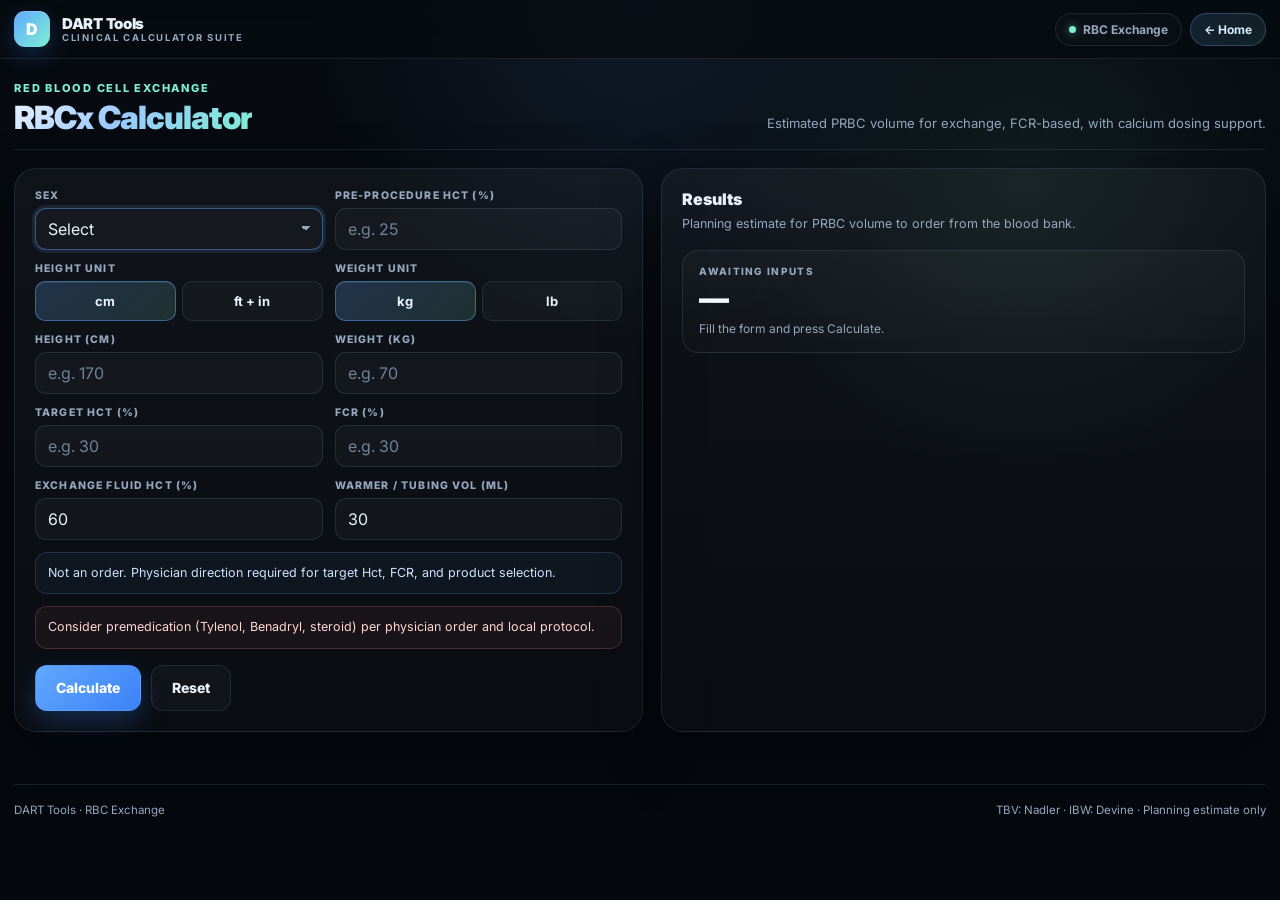
<file: rbcx.html>
<!DOCTYPE html>
<html lang="en" data-theme="dark">
<head>
<meta charset="UTF-8" />
<meta name="viewport" content="width=device-width, initial-scale=1.0" />
<title>DART Tools — Red Blood Cell Exchange</title>
<link rel="preconnect" href="https://fonts.googleapis.com">
<link rel="preconnect" href="https://fonts.gstatic.com" crossorigin>
<link href="https://fonts.googleapis.com/css2?family=Inter:wght@400;500;600;700;800;900&display=swap" rel="stylesheet">
<style>
:root{
  --bg:#070b11;
  --card:#111a27;
  --card2:#0f1722;
  --border:rgba(149,173,205,.14);
  --border-strong:rgba(122,162,255,.28);
  --text:#e9f0fa;
  --muted:#96a7bf;
  --primary:#61a8ff;
  --primary2:#3b82f6;
  --accent:#7ef0d2;
  --gold:#cfa95f;
  --warn:#ffcd70;
  --danger:#ff7c7c;
  --shadow:0 20px 60px rgba(0,0,0,.35);
  --nav-bg:rgba(7,11,17,.82);
  --grid:rgba(255,255,255,.03);
}
*{box-sizing:border-box;margin:0;padding:0}
html{scroll-behavior:smooth}
body{
  font-family:'Inter',system-ui,sans-serif;
  background:
    radial-gradient(circle at top, rgba(97,168,255,.10), transparent 30%),
    radial-gradient(circle at 80% 20%, rgba(126,240,210,.08), transparent 24%),
    linear-gradient(180deg, var(--bg), #05080d 100%);
  color:var(--text);
  -webkit-font-smoothing:antialiased;
  overflow-x:hidden;
  min-height:100vh;
}
body::before{
  content:"";position:fixed;inset:0;pointer-events:none;
  background:
    linear-gradient(var(--grid) 1px, transparent 1px),
    linear-gradient(90deg, var(--grid) 1px, transparent 1px);
  background-size:40px 40px;opacity:.45;
  mask-image:linear-gradient(to bottom, rgba(0,0,0,.35), transparent 80%);
}
a{text-decoration:none;color:inherit}
.container{width:min(1280px, calc(100% - 28px));margin:0 auto}

/* ── compact sticky nav ───────────────────────────── */
nav{
  position:sticky;top:0;z-index:200;
  backdrop-filter:blur(18px);
  background:var(--nav-bg);
  border-bottom:1px solid var(--border);
}
.nav-inner{
  min-height:58px;display:flex;align-items:center;justify-content:space-between;
  gap:12px;flex-wrap:wrap;padding:8px 0;
}
.brand{display:flex;align-items:center;gap:12px}
.brand-mark{
  width:36px;height:36px;border-radius:11px;
  display:grid;place-items:center;
  font-size:16px;font-weight:900;color:#fff;
  background:linear-gradient(135deg,var(--primary),var(--accent));
  box-shadow:inset 0 1px 0 rgba(255,255,255,.2),0 8px 24px rgba(59,130,246,.24);
}
.brand-title{font-size:15px;font-weight:900;letter-spacing:-.02em;line-height:1.15}
.brand-sub{font-size:9.5px;text-transform:uppercase;letter-spacing:.18em;color:var(--muted);font-weight:700}
.nav-right{display:flex;gap:8px;flex-wrap:wrap;align-items:center}
.chip{
  display:inline-flex;align-items:center;gap:7px;
  padding:8px 13px;border-radius:999px;
  border:1px solid var(--border);
  background:rgba(255,255,255,.02);
  color:var(--muted);font-size:12px;font-weight:700;
  transition:all .2s ease;
}
.chip-home{
  background:linear-gradient(135deg,rgba(97,168,255,.14),rgba(126,240,210,.10));
  border-color:rgba(97,168,255,.3); color:#d8ecff;
}
.chip-home:hover{border-color:rgba(97,168,255,.55);color:#fff;transform:translateY(-1px)}
.chip .dot{width:7px;height:7px;border-radius:50%;background:var(--accent);box-shadow:0 0 8px rgba(126,240,210,.6);animation:pulse 2s infinite}
@keyframes pulse{0%,100%{transform:scale(1);opacity:1}50%{transform:scale(.7);opacity:.5}}

/* ── title bar ────────────────────────────────────── */
.head-bar{
  padding:22px 0 14px;
  display:flex;align-items:flex-end;justify-content:space-between;gap:16px;flex-wrap:wrap;
  border-bottom:1px solid var(--border);margin-bottom:18px;
}
.head-kicker{
  font-size:11px;text-transform:uppercase;letter-spacing:.16em;
  color:var(--accent);font-weight:800;margin-bottom:6px;
}
.head-title{
  font-size:clamp(22px,3.4vw,32px);
  line-height:1.05;letter-spacing:-.03em;font-weight:900;
}
.head-title .accent{
  background:linear-gradient(135deg,#eaf3ff 0%,#99c9ff 45%,#7ef0d2 100%);
  -webkit-background-clip:text;background-clip:text;color:transparent;
}
.head-meta{font-size:13px;color:var(--muted);max-width:520px;line-height:1.65;text-align:right}

/* ── layout ───────────────────────────────────────── */
.grid-wrap{display:grid;grid-template-columns:1.02fr .98fr;gap:18px;padding-bottom:44px}
.panel{
  background:linear-gradient(180deg, rgba(255,255,255,.04), rgba(255,255,255,.02));
  border:1px solid var(--border);
  border-radius:22px;padding:20px;
  box-shadow:var(--shadow);
}
.panel-title{font-size:16px;font-weight:900;margin-bottom:4px}
.panel-sub{font-size:12.5px;color:var(--muted);line-height:1.7;margin-bottom:16px}

/* ── form ─────────────────────────────────────────── */
.form-grid{display:grid;grid-template-columns:1fr 1fr;gap:12px}
.field{display:flex;flex-direction:column;gap:6px;min-width:0}
.field.full{grid-column:1 / -1}
.label{font-size:10.5px;font-weight:800;text-transform:uppercase;letter-spacing:.11em;color:var(--muted)}

input,select,button{font:inherit}
input,select{
  width:100%;min-height:42px;border-radius:11px;
  border:1px solid var(--border);
  background:rgba(255,255,255,.03);
  color:var(--text);padding:0 12px;outline:none;
  transition:border-color .2s ease, box-shadow .2s ease;
}
input:focus,select:focus{border-color:rgba(97,168,255,.45);box-shadow:0 0 0 3px rgba(97,168,255,.12)}
input::placeholder{color:#70829a}
select{
  appearance:none;-webkit-appearance:none;
  background-image:linear-gradient(45deg, transparent 50%, var(--muted) 50%),
                   linear-gradient(135deg, var(--muted) 50%, transparent 50%);
  background-position:calc(100% - 16px) 50%, calc(100% - 11px) 50%;
  background-size:5px 5px, 5px 5px;background-repeat:no-repeat;padding-right:30px;
}

.inline-toggle{display:flex;gap:6px;flex-wrap:wrap}
.toggle-btn{
  flex:1;min-width:60px;min-height:40px;padding:0 10px;
  border-radius:10px;border:1px solid var(--border);
  background:rgba(255,255,255,.03);color:var(--text);
  font-weight:700;font-size:13px;cursor:pointer;
  transition:all .2s ease;
}
.toggle-btn:hover{border-color:rgba(97,168,255,.34)}
.toggle-btn.active{
  background:linear-gradient(135deg,rgba(97,168,255,.22),rgba(126,240,210,.14));
  border-color:rgba(97,168,255,.45);color:#eaf3ff;
  box-shadow:inset 0 1px 0 rgba(255,255,255,.08);
}
.sub-grid,.mini-grid{display:grid;grid-template-columns:1fr 1fr;gap:10px}

.note{
  border:1px solid rgba(126,240,210,.18);
  background:rgba(126,240,210,.06);color:#d5fff2;
  border-radius:12px;padding:10px 12px;
  font-size:12.5px;line-height:1.65;
}
.note.warning{border-color:rgba(255,205,112,.20);background:rgba(255,205,112,.08);color:#ffe8b6}
.note.info{border-color:rgba(97,168,255,.2);background:rgba(97,168,255,.05);color:#cfe2ff}
.note.red{border-color:rgba(255,124,124,.22);background:rgba(255,124,124,.06);color:#ffd6d6}

.calc-row{display:flex;gap:10px;flex-wrap:wrap;margin-top:16px}
.btn{
  display:inline-flex;align-items:center;justify-content:center;gap:8px;
  min-height:46px;padding:0 20px;border-radius:12px;
  border:1px solid transparent;font-weight:800;font-size:14px;
  cursor:pointer;transition:all .22s ease;
}
.btn:hover{transform:translateY(-1px)}
.btn-primary{
  color:#fff;background:linear-gradient(135deg,var(--primary),var(--primary2));
  box-shadow:0 10px 26px rgba(59,130,246,.26);
}
.btn-primary:hover{box-shadow:0 14px 32px rgba(59,130,246,.38)}
.btn-secondary{
  color:var(--text);background:rgba(255,255,255,.03);
  border-color:var(--border);
}
.btn-secondary:hover{border-color:rgba(97,168,255,.34)}

/* ── results ──────────────────────────────────────── */
.result-stack{display:grid;gap:12px}
.result-card{
  border:1px solid var(--border);border-radius:16px;
  background:linear-gradient(180deg, rgba(255,255,255,.03), rgba(255,255,255,.015));
  padding:14px 16px;
}
.result-kicker{font-size:10px;text-transform:uppercase;letter-spacing:.13em;color:var(--muted);font-weight:800;margin-bottom:6px}
.result-value{font-size:clamp(20px,3vw,30px);letter-spacing:-.04em;line-height:1;font-weight:900;color:#f4f8ff;margin-bottom:6px}
.result-meta{color:var(--muted);font-size:12px;line-height:1.6}
.math-box{
  border:1px solid rgba(97,168,255,.18);
  background:rgba(97,168,255,.05);color:#d8e9ff;
  border-radius:14px;padding:12px 14px;
  font-size:12.5px;line-height:1.7;
}
.math-box strong{color:#fff}
.calc-line{padding:6px 0;border-bottom:1px solid rgba(255,255,255,.06)}
.calc-line:last-child{border-bottom:none}
.hidden{display:none!important}

/* ── footer ──────────────────────────────────────── */
.foot{
  padding:18px 0 32px;border-top:1px solid var(--border);
  color:var(--muted);font-size:11.5px;
  display:flex;justify-content:space-between;gap:14px;flex-wrap:wrap;
  margin-top:8px;
}

@media (max-width:980px){
  .grid-wrap{grid-template-columns:1fr}
  .head-meta{text-align:left}
}
@media (max-width:540px){
  .form-grid,.sub-grid,.mini-grid{grid-template-columns:1fr}
}
</style>
</head>
<body>

<nav>
  <div class="container nav-inner">
    <a class="brand" href="index.html">
      <div class="brand-mark">D</div>
      <div>
        <div class="brand-title">DART Tools</div>
        <div class="brand-sub">Clinical calculator suite</div>
      </div>
    </a>
    <div class="nav-right">
      <span class="chip"><span class="dot"></span>RBC Exchange</span>
      <a class="chip chip-home" href="index.html">← Home</a>
    </div>
  </div>
</nav>

<div class="container">

  <div class="head-bar">
    <div>
      <div class="head-kicker">Red Blood Cell Exchange</div>
      <div class="head-title"><span class="accent">RBCx Calculator</span></div>
    </div>
    <div class="head-meta">Estimated PRBC volume for exchange, FCR-based, with calcium dosing support.</div>
  </div>

  <div class="grid-wrap">

    <section class="panel">
      <div class="form-grid">

        <div class="field">
          <label class="label" for="sex">Sex</label>
          <select id="sex" autofocus>
            <option value="">Select</option>
            <option value="male">Male</option>
            <option value="female">Female</option>
          </select>
        </div>

        <div class="field">
          <label class="label" for="hct">Pre-procedure Hct (%)</label>
          <input id="hct" type="number" step="0.1" min="0" placeholder="e.g. 25" />
        </div>

        <div class="field">
          <label class="label">Height Unit</label>
          <div class="inline-toggle">
            <button class="toggle-btn active" type="button" id="heightMetricBtn">cm</button>
            <button class="toggle-btn" type="button" id="heightEnglishBtn">ft + in</button>
          </div>
        </div>

        <div class="field">
          <label class="label">Weight Unit</label>
          <div class="inline-toggle">
            <button class="toggle-btn active" type="button" id="weightMetricBtn">kg</button>
            <button class="toggle-btn" type="button" id="weightEnglishBtn">lb</button>
          </div>
        </div>

        <div class="field" id="heightCmWrap">
          <label class="label" for="heightCm">Height (cm)</label>
          <input id="heightCm" type="number" step="0.1" min="0" placeholder="e.g. 170" />
        </div>
        <div class="field hidden" id="heightEnglishWrap">
          <label class="label">Height (ft + in)</label>
          <div class="sub-grid">
            <input id="heightFt" type="number" step="1" min="0" placeholder="ft" />
            <input id="heightIn" type="number" step="0.1" min="0" placeholder="in" />
          </div>
        </div>

        <div class="field" id="weightKgWrap">
          <label class="label" for="weightKg">Weight (kg)</label>
          <input id="weightKg" type="number" step="0.1" min="0" placeholder="e.g. 70" />
        </div>
        <div class="field hidden" id="weightLbWrap">
          <label class="label" for="weightLb">Weight (lb)</label>
          <input id="weightLb" type="number" step="0.1" min="0" placeholder="e.g. 154" />
        </div>

        <div class="field">
          <label class="label" for="targetHct">Target Hct (%)</label>
          <input id="targetHct" type="number" step="0.1" min="0" placeholder="e.g. 30" />
        </div>

        <div class="field">
          <label class="label" for="fcr">FCR (%)</label>
          <input id="fcr" type="number" step="0.1" min="0" placeholder="e.g. 30" />
        </div>

        <div class="field">
          <label class="label" for="exchangeFluidHct">Exchange Fluid Hct (%)</label>
          <input id="exchangeFluidHct" type="number" step="0.1" min="0" value="60" placeholder="typical 55–60" />
        </div>

        <div class="field">
          <label class="label" for="warmerVolume">Warmer / Tubing Vol (mL)</label>
          <input id="warmerVolume" type="number" step="0.1" min="0" value="30" />
        </div>

        <div class="field full hidden" id="ibwUseWrap">
          <div class="note warning">BMI &gt; 30. Some protocols use ideal body weight. Verify with physician.</div>
          <div style="height:8px"></div>
          <label class="label">Weight Basis</label>
          <div class="inline-toggle">
            <button class="toggle-btn active" type="button" id="actualBasisBtn">Entered Weight</button>
            <button class="toggle-btn" type="button" id="ibwBasisBtn">Ideal Body Weight</button>
          </div>
        </div>

        <div class="field full">
          <div class="note info">Not an order. Physician direction required for target Hct, FCR, and product selection.</div>
        </div>

        <div class="field full">
          <div class="note red">Consider premedication (Tylenol, Benadryl, steroid) per physician order and local protocol.</div>
        </div>

      </div>

      <div class="calc-row">
        <button class="btn btn-primary" id="calculateBtn" type="button">Calculate</button>
        <button class="btn btn-secondary" id="resetBtn" type="button">Reset</button>
      </div>
    </section>

    <aside class="panel">
      <div class="panel-title">Results</div>
      <div class="panel-sub">Planning estimate for PRBC volume to order from the blood bank.</div>
      <div class="result-stack" id="results">
        <div class="result-card">
          <div class="result-kicker">Awaiting inputs</div>
          <div class="result-value">—</div>
          <div class="result-meta">Fill the form and press Calculate.</div>
        </div>
      </div>
    </aside>

  </div>

  <div class="foot">
    <span>DART Tools · RBC Exchange</span>
    <span>TBV: Nadler · IBW: Devine · Planning estimate only</span>
  </div>

</div>

<script>
/* ─── state + refs ─── */
const state = {heightMode:'cm', weightMode:'kg', weightBasis:'actual'};
const $ = (id) => document.getElementById(id);
const el = {
  sex:$('sex'), hct:$('hct'),
  exchangeFluidHct:$('exchangeFluidHct'),
  targetHct:$('targetHct'), fcr:$('fcr'),
  warmerVolume:$('warmerVolume'),
  heightCm:$('heightCm'), heightFt:$('heightFt'), heightIn:$('heightIn'),
  weightKg:$('weightKg'), weightLb:$('weightLb'),
  results:$('results'),
  calculateBtn:$('calculateBtn'), resetBtn:$('resetBtn'),
  heightMetricBtn:$('heightMetricBtn'), heightEnglishBtn:$('heightEnglishBtn'),
  weightMetricBtn:$('weightMetricBtn'), weightEnglishBtn:$('weightEnglishBtn'),
  heightCmWrap:$('heightCmWrap'), heightEnglishWrap:$('heightEnglishWrap'),
  weightKgWrap:$('weightKgWrap'), weightLbWrap:$('weightLbWrap'),
  ibwUseWrap:$('ibwUseWrap'), actualBasisBtn:$('actualBasisBtn'), ibwBasisBtn:$('ibwBasisBtn')
};

/* ─── helpers ─── */
function setActive(buttons, activeButton){ buttons.forEach(b=>b.classList.remove('active')); activeButton.classList.add('active'); }
function fmt(num, digits=1){ return Number(num).toLocaleString(undefined,{minimumFractionDigits:digits, maximumFractionDigits:digits}); }
function heightToCm(){ if(state.heightMode==='cm') return parseFloat(el.heightCm.value); const ft=parseFloat(el.heightFt.value||0); const inches=parseFloat(el.heightIn.value||0); return ((ft*12)+inches)*2.54; }
function heightToInches(){ return heightToCm()/2.54; }
function weightToKg(){ if(state.weightMode==='kg') return parseFloat(el.weightKg.value); return parseFloat(el.weightLb.value)*0.45359237; }
function devineIBWKg(sex, heightInches){ return sex==='male' ? 50 + 2.3*(heightInches-60) : 45.5 + 2.3*(heightInches-60); }
function nadlerTBVml(sex, heightCm, weightKg){ const h=heightCm/100; return sex==='male' ? 604 + (367*Math.pow(h,3)) + (32.2*weightKg) : 183 + (356*Math.pow(h,3)) + (33.1*weightKg); }
function validatePositive(v, n){ if(!Number.isFinite(v) || v<=0) throw new Error(`Please enter a valid ${n}.`); }

/* ─── Pediatric TBV (≤ 25 kg) — institution policy ───────
   Neonates (≤ 5 kg)               : TBV = 90 mL/kg
   Infants & Small Children (5.1–15 kg): TBV = 80 mL/kg
   Children (15.1–25 kg)           : TBV = 70 mL/kg
   Above 25 kg → Nadler
*/
function pediatricTBVml(weightKg){
  if(weightKg <= 5)        return { tbv: 90 * weightKg, factor: 90, band: 'Neonate (≤ 5 kg)' };
  if(weightKg <= 15)       return { tbv: 80 * weightKg, factor: 80, band: 'Infant / Small Child (5.1–15 kg)' };
  return                          { tbv: 70 * weightKg, factor: 70, band: 'Child (15.1–25 kg)' };
}
const PEDIATRIC_THRESHOLD_KG = 25;

/* ─── ECV constants for prime decision (TPE / RBCX) ─── */
const ECV_CIRCUIT_ML = 185;          // Optia TPE/RBCX tubing set
const ECV_WARMER_ML  = 50;           // warmer tubing
const ECV_TOTAL_ML   = ECV_CIRCUIT_ML + ECV_WARMER_ML;   // 235 mL
const PRIME_VOLUME_ML = 250;         // 250 mL diluted PRBC at 35% Hct OR albumin

function decidePrime(ecvPctOfTbv){
  if(ecvPctOfTbv > 15){
    return {
      level:'diluted-strong',
      label:'Strongly recommend Diluted Blood Prime',
      color:'#ffb4b4', bg:'rgba(255,111,111,.10)', border:'rgba(255,111,111,.32)', icon:'⚠',
      detail:`ECV is <strong>${ecvPctOfTbv.toFixed(1)}%</strong> of patient TBV (above 15%). Recommend pre-procedure <strong>Diluted PRBC Prime (35% Hct, ${PRIME_VOLUME_ML} mL)</strong>.`
    };
  }
  if(ecvPctOfTbv > 10){
    const bias = ecvPctOfTbv >= 12.5 ? 'closer to 15%' : 'closer to 10%';
    return {
      level:'consider-prime',
      label:'Consider Custom Prime (Albumin or Diluted Blood)',
      color:'#ffe8b6', bg:'rgba(255,205,112,.08)', border:'rgba(255,205,112,.32)', icon:'▲',
      detail:`ECV is <strong>${ecvPctOfTbv.toFixed(1)}%</strong> of patient TBV (10–15% range, ${bias}). Consider <strong>Albumin Prime</strong> (closer 10%) or <strong>Diluted PRBC Prime (35% Hct)</strong> closer to 15%. Volume: <strong>${PRIME_VOLUME_ML} mL</strong>.`
    };
  }
  return {
    level:'standard', label:'Standard NS prime acceptable',
    color:'#cdfaea', bg:'rgba(126,240,210,.06)', border:'rgba(126,240,210,.28)', icon:'●',
    detail:`ECV is <strong>${ecvPctOfTbv.toFixed(1)}%</strong> of patient TBV (≤ 10%). Standard NS prime acceptable if hemodynamically stable.`
  };
}

/* ─── calcium chloride (on demand) ─── */
function showCalciumChloride(show, exchangeMl=0){
  const box = document.getElementById('cacl2Box');
  if(!box) return;
  if(!show){ box.classList.add('hidden'); box.innerHTML=''; return; }
  const mg = exchangeMl * (133/500);
  box.classList.remove('hidden');
  box.innerHTML = `
    <div class="math-box">
      <div class="calc-line"><strong>Calcium chloride</strong></div>
      <div class="calc-line">Rule: 133 mg per 500 mL exchange</div>
      <div class="calc-line">${fmt(exchangeMl)} × (133 / 500) = <strong>${fmt(mg)} mg</strong></div>
    </div>`;
}

/* ─── result render ─── */
function createResultHTML(d){
  const calciumMg = d.estimatedPrbcMl * 0.8;
  const calciumMl = calciumMg / 100;

  return `
    <div class="mini-grid">
      <div class="result-card">
        <div class="result-kicker">BMI</div>
        <div class="result-value">${fmt(d.bmi,1)}</div>
        <div class="result-meta">Weight basis: <strong>${d.weightBasisLabel}</strong></div>
      </div>
      <div class="result-card">
        <div class="result-kicker">Ideal Body Weight</div>
        <div class="result-value">${fmt(d.ibwKg)} <span style="font-size:.48em;font-weight:800;color:var(--muted)">kg</span></div>
        <div class="result-meta">${fmt(d.ibwLb)} lb · Devine</div>
      </div>
    </div>

    ${d.bmi > 30 ? `<div class="note warning">BMI &gt; 30. Calculation currently using <strong>${d.weightBasisLabel}</strong>.</div>` : ''}

    ${d.pedInfo ? `
    <div class="result-card" style="border-color:rgba(255,205,112,.28);background:linear-gradient(180deg, rgba(255,205,112,.05), rgba(97,168,255,.03));">
      <div class="result-kicker">⚠ Pediatric Patient — Nadler not used</div>
      <div class="result-meta" style="margin-bottom:8px;font-size:12.5px">Patient weight <strong>${fmt(d.weightKgActual,1)} kg</strong> is ≤ 25 kg. Per institutional policy we use the pediatric weight-based TBV formula (not Nadler). Nadler is reserved for patients &gt; 25 kg.</div>
      <div class="math-box" style="background:rgba(255,205,112,.06);border-color:rgba(255,205,112,.22)">
        <div class="calc-line"><strong>Band:</strong> ${d.pedInfo.band} → TBV = <strong>${d.pedInfo.factor} mL/kg</strong> × weight</div>
        <div class="calc-line"><strong>Math:</strong> ${d.pedInfo.factor} × ${fmt(d.weightKgActual,1)} kg = <strong>${fmt(d.tbvMl)} mL TBV</strong></div>
        <div class="calc-line" style="color:#ffe8b6"><strong>Reference bands:</strong> ≤ 5 kg → 90 mL/kg · 5.1–15 kg → 80 mL/kg · 15.1–25 kg → 70 mL/kg</div>
      </div>
    </div>` : ''}

    <div class="mini-grid">
      <div class="result-card">
        <div class="result-kicker">Total Blood Volume</div>
        <div class="result-value">${fmt(d.tbvMl)} <span style="font-size:.48em;font-weight:800;color:var(--muted)">mL</span></div>
        <div class="result-meta">${d.tbvMethod}</div>
      </div>
      <div class="result-card">
        <div class="result-kicker">Effective TBV</div>
        <div class="result-value">${fmt(d.effectiveTbvMl)} <span style="font-size:.48em;font-weight:800;color:var(--muted)">mL</span></div>
        <div class="result-meta">TBV − warmer/tubing volume</div>
      </div>
    </div>

    <!-- Prime decision card (NO rinseback comments — institution doesn't rinseback on RBCX) -->
    <div class="result-card" style="border-color:${d.primeDecision.border};background:linear-gradient(180deg, ${d.primeDecision.bg}, rgba(255,255,255,.01));">
      <div class="result-kicker" style="color:${d.primeDecision.color}">${d.primeDecision.icon} Prime Decision · ECV ${fmt(d.ecvPctOfTbv,1)}% of TBV</div>
      <div class="result-value" style="font-size:18px;color:${d.primeDecision.color}">${d.primeDecision.label}</div>
      <div class="result-meta" style="margin-top:6px;font-size:12.5px">${d.primeDecision.detail}</div>
      <div class="math-box" style="margin-top:10px;background:${d.primeDecision.bg};border-color:${d.primeDecision.border}">
        <div class="calc-line"><strong>ECV (Optia TPE/RBCX):</strong> ${d.ecvCircuitMl} mL circuit + ${d.ecvWarmerMl} mL warmer = <strong>${d.ecvTotalMl} mL total</strong></div>
        <div class="calc-line"><strong>ECV %:</strong> (${d.ecvTotalMl} / ${fmt(d.tbvMl)}) × 100 = <strong>${fmt(d.ecvPctOfTbv,1)}%</strong></div>
        <div class="calc-line"><strong>Institutional thresholds:</strong> ≤ 10% → standard NS · 10–15% → consider Albumin (closer 10%) or Diluted Blood (closer 15%) · &gt; 15% → strongly recommend Diluted Blood Prime</div>
        ${d.primeDecision.level !== 'standard' ? `
          <div class="calc-line"><strong>Recommended prime volume:</strong> ${d.primeVolumeMl} mL (Diluted PRBC at 35% Hct, OR 5% Albumin)</div>
          <div class="calc-line"><strong>Rationale — Albumin prime:</strong> maintains osmotic/oncotic pressure when ECV displaces a meaningful share of TBV; preferred when stable, no transfusion needed, or bradykinin risk.</div>
          <div class="calc-line"><strong>Rationale — Diluted PRBC prime (35% Hct):</strong> maintains a constant Hct in the patient's vascular space; preferred when ECV approaches 15% TBV. Reduces post-procedure anemia for low-weight patients.</div>
          <div class="calc-line" style="color:#ffe8b6"><em>Note:</em> Per institutional practice, <strong>rinseback is not routinely performed for RBCX</strong> regardless of prime type.</div>
        ` : ''}
      </div>
    </div>

    <div class="result-card" style="border-color:rgba(126,240,210,.32);background:linear-gradient(180deg, rgba(126,240,210,.06), rgba(97,168,255,.04));">
      <div class="result-kicker">Estimated PRBC Volume for Exchange</div>
      <div class="result-value">${fmt(d.estimatedPrbcMl)} <span style="font-size:.48em;font-weight:800;color:var(--muted)">mL</span></div>
      <div class="result-meta">Planning estimate for blood bank order.</div>
    </div>

    <div class="math-box">
      <div class="calc-line"><strong>Formula:</strong> Effective TBV × (Avg Hct ÷ Fluid Hct) × ln(100 ÷ FCR)</div>
      <div class="calc-line">TBV via <em>${d.tbvMethod}</em>; Effective TBV = ${fmt(d.tbvMl)} − ${fmt(d.warmerVolumeMl)} = ${fmt(d.effectiveTbvMl)} mL</div>
      <div class="calc-line">Avg Hct = (${fmt(d.preHctPercent,1)} + ${fmt(d.targetHctPercent,1)}) ÷ 2 = ${fmt(d.averageHctPercent,1)}%</div>
      <div class="calc-line"><strong>${fmt(d.effectiveTbvMl)} × (${fmt(d.averageHctPercent,1)} ÷ ${fmt(d.exchangeFluidHctPercent,1)}) × ln(100 ÷ ${fmt(d.fcrPercent,1)}) = ${fmt(d.estimatedPrbcMl)} mL</strong></div>
    </div>

    <div class="result-card">
      <div class="result-kicker">Calcium Gluconate</div>
      <div class="result-meta" style="margin-bottom:8px">Rule: 400 mg per 500 mL exchange · 1000 mg / 10 mL</div>
      <div class="math-box">
        <div class="calc-line">${fmt(d.estimatedPrbcMl)} × 0.8 = <strong>${fmt(calciumMg)} mg</strong></div>
        <div class="calc-line"><strong>${fmt(calciumMg)} mg</strong> ÷ 100 mg/mL = <strong>${fmt(calciumMl)} mL</strong></div>
      </div>
    </div>

    <div class="result-card">
      <div class="result-kicker">Calcium Chloride Option</div>
      <div class="result-meta" style="margin-bottom:10px">Calculate calcium chloride instead?</div>
      <div class="calc-row" style="margin-top:0">
        <button class="btn btn-secondary" type="button" onclick="showCalciumChloride(false)">No</button>
        <button class="btn btn-primary" type="button" onclick="showCalciumChloride(true, ${d.estimatedPrbcMl})">Yes, calculate CaCl₂</button>
      </div>
      <div id="cacl2Box" class="hidden" style="margin-top:12px"></div>
    </div>

    <div class="note red">Consider premedication (Tylenol, Benadryl, steroid) per physician order and local protocol.</div>
  `;
}

/* ─── calculate ─── */
function calculate(){
  try{
    const sex = el.sex.value;
    const preHctPercent = parseFloat(el.hct.value);
    const exchangeFluidHctPercent = parseFloat(el.exchangeFluidHct.value);
    const targetHctPercent = parseFloat(el.targetHct.value);
    const fcrPercent = parseFloat(el.fcr.value);
    const warmerVolumeMl = parseFloat(el.warmerVolume.value);
    const heightCm = heightToCm();
    const weightKgActual = weightToKg();
    const heightInches = heightToInches();

    if(!sex) throw new Error('Please select sex.');
    validatePositive(preHctPercent, 'pre-procedure hematocrit');
    validatePositive(exchangeFluidHctPercent, 'exchange fluid hematocrit');
    validatePositive(targetHctPercent, 'target hematocrit');
    validatePositive(fcrPercent, 'FCR');
    validatePositive(heightCm, 'height');
    validatePositive(weightKgActual, 'weight');

    if(preHctPercent >= 100 || exchangeFluidHctPercent >= 100 || targetHctPercent >= 100 || fcrPercent >= 100){
      throw new Error('Percent values must be less than 100.');
    }
    if(warmerVolumeMl < 0) throw new Error('Warmer/tubing volume cannot be negative.');

    const bmi = weightKgActual / Math.pow(heightCm/100, 2);
    const ibwKg = devineIBWKg(sex, heightInches);
    const ibwLb = ibwKg / 0.45359237;

    if(bmi > 30){
      el.ibwUseWrap.classList.remove('hidden');
    } else {
      el.ibwUseWrap.classList.add('hidden');
      state.weightBasis = 'actual';
      setActive([el.actualBasisBtn, el.ibwBasisBtn], el.actualBasisBtn);
    }

    const calcWeightKg = (bmi > 30 && state.weightBasis === 'ibw') ? ibwKg : weightKgActual;

    // ── TBV: pediatric formula (≤ 25 kg) vs Nadler ──
    let tbvMl, tbvMethod, pedInfo = null;
    if(weightKgActual <= PEDIATRIC_THRESHOLD_KG){
      pedInfo = pediatricTBVml(weightKgActual);
      tbvMl = pedInfo.tbv;
      tbvMethod = `Pediatric formula (${pedInfo.band})`;
    } else {
      tbvMl = nadlerTBVml(sex, heightCm, calcWeightKg);
      tbvMethod = 'Nadler equation (> 25 kg)';
    }

    const effectiveTbvMl = tbvMl - warmerVolumeMl;
    if(effectiveTbvMl <= 0) throw new Error('Effective TBV is not positive. Recheck warmer/tubing volume.');

    const averageHctPercent = (preHctPercent + targetHctPercent) / 2;
    const estimatedPrbcMl = effectiveTbvMl * (averageHctPercent / exchangeFluidHctPercent) * Math.log(100 / fcrPercent);
    if(estimatedPrbcMl <= 0) throw new Error('Calculated PRBC volume is not positive. Recheck inputs.');

    // ── ECV / prime decision ──
    const ecvPctOfTbv = (ECV_TOTAL_ML / tbvMl) * 100;
    const primeDecision = decidePrime(ecvPctOfTbv);

    const data = {
      bmi, ibwKg, ibwLb, tbvMl, tbvMethod, pedInfo, weightKgActual,
      ecvTotalMl: ECV_TOTAL_ML, ecvCircuitMl: ECV_CIRCUIT_ML, ecvWarmerMl: ECV_WARMER_ML,
      primeVolumeMl: PRIME_VOLUME_ML, ecvPctOfTbv, primeDecision,
      effectiveTbvMl, estimatedPrbcMl,
      preHctPercent, exchangeFluidHctPercent, targetHctPercent, fcrPercent,
      averageHctPercent, warmerVolumeMl,
      weightBasisLabel: (bmi > 30 && state.weightBasis === 'ibw') ? 'Ideal Body Weight' : 'Entered Weight'
    };

    el.results.innerHTML = createResultHTML(data);
  } catch(err){
    el.results.innerHTML = `
      <div class="result-card">
        <div class="result-kicker">Input Error</div>
        <div class="result-value" style="font-size:18px;color:#ffb4b4">Unable to calculate</div>
        <div class="result-meta">${err.message}</div>
      </div>`;
  }
}

/* ─── reset ─── */
function resetForm(){
  el.sex.value=''; el.hct.value='';
  el.exchangeFluidHct.value='60'; el.targetHct.value=''; el.fcr.value='';
  el.warmerVolume.value='30';
  el.heightCm.value=''; el.heightFt.value=''; el.heightIn.value='';
  el.weightKg.value=''; el.weightLb.value='';
  el.ibwUseWrap.classList.add('hidden');
  state.heightMode='cm'; state.weightMode='kg'; state.weightBasis='actual';
  setActive([el.heightMetricBtn, el.heightEnglishBtn], el.heightMetricBtn);
  setActive([el.weightMetricBtn, el.weightEnglishBtn], el.weightMetricBtn);
  setActive([el.actualBasisBtn, el.ibwBasisBtn], el.actualBasisBtn);
  el.heightCmWrap.classList.remove('hidden'); el.heightEnglishWrap.classList.add('hidden');
  el.weightKgWrap.classList.remove('hidden'); el.weightLbWrap.classList.add('hidden');
  el.results.innerHTML = `<div class="result-card"><div class="result-kicker">Awaiting inputs</div><div class="result-value">—</div><div class="result-meta">Fill the form and press Calculate.</div></div>`;
}

/* ─── wiring ─── */
el.heightMetricBtn.addEventListener('click', ()=>{ state.heightMode='cm'; setActive([el.heightMetricBtn, el.heightEnglishBtn], el.heightMetricBtn); el.heightCmWrap.classList.remove('hidden'); el.heightEnglishWrap.classList.add('hidden'); });
el.heightEnglishBtn.addEventListener('click', ()=>{ state.heightMode='ftin'; setActive([el.heightMetricBtn, el.heightEnglishBtn], el.heightEnglishBtn); el.heightCmWrap.classList.add('hidden'); el.heightEnglishWrap.classList.remove('hidden'); });
el.weightMetricBtn.addEventListener('click', ()=>{ state.weightMode='kg'; setActive([el.weightMetricBtn, el.weightEnglishBtn], el.weightMetricBtn); el.weightKgWrap.classList.remove('hidden'); el.weightLbWrap.classList.add('hidden'); });
el.weightEnglishBtn.addEventListener('click', ()=>{ state.weightMode='lb'; setActive([el.weightMetricBtn, el.weightEnglishBtn], el.weightEnglishBtn); el.weightKgWrap.classList.add('hidden'); el.weightLbWrap.classList.remove('hidden'); });
el.actualBasisBtn.addEventListener('click', ()=>{ state.weightBasis='actual'; setActive([el.actualBasisBtn, el.ibwBasisBtn], el.actualBasisBtn); });
el.ibwBasisBtn.addEventListener('click', ()=>{ state.weightBasis='ibw'; setActive([el.actualBasisBtn, el.ibwBasisBtn], el.ibwBasisBtn); });

el.calculateBtn.addEventListener('click', calculate);
el.resetBtn.addEventListener('click', resetForm);

/* Enter key calculates */
document.addEventListener('keydown', (e)=>{ if(e.key==='Enter' && !e.shiftKey){ e.preventDefault(); calculate(); } });
</script>
</body>
</html>
</file>
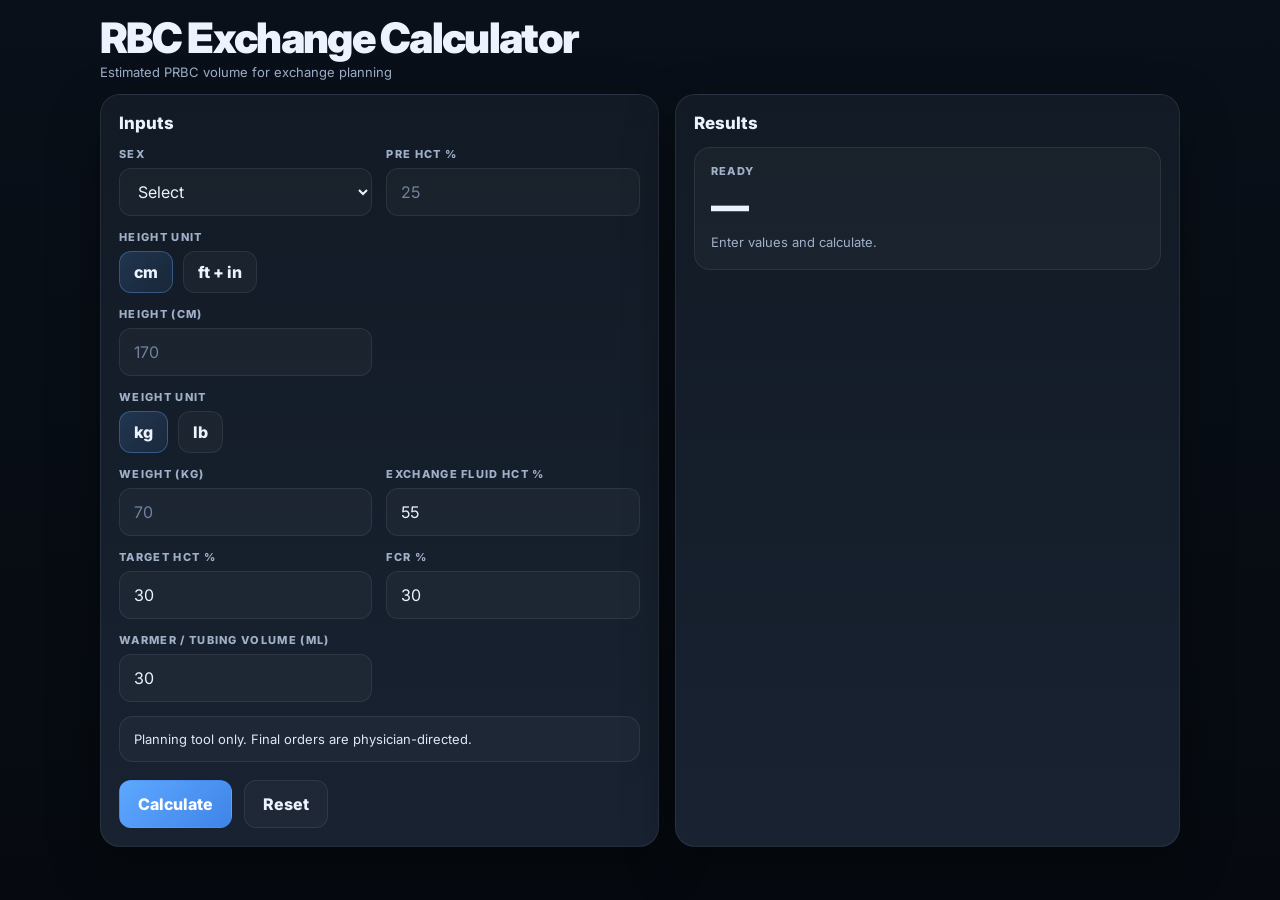
<file: rbcx1.html>
<!DOCTYPE html>
<html lang="en">
<head>
  <meta charset="UTF-8">
  <meta name="viewport" content="width=device-width, initial-scale=1.0">
  <title>RBC Exchange Calculator</title>
  <link rel="preconnect" href="https://fonts.googleapis.com">
  <link rel="preconnect" href="https://fonts.gstatic.com" crossorigin>
  <link href="https://fonts.googleapis.com/css2?family=Inter:wght@400;500;600;700;800&display=swap" rel="stylesheet">
  <style>
    :root{
      --bg:#0a0f17;
      --panel:#121a25;
      --panel2:#182231;
      --border:rgba(255,255,255,.08);
      --text:#ecf3ff;
      --muted:#9fb0c8;
      --primary:#5ea8ff;
      --warn:#ffe2a3;
      --danger:#ffb0b0;
      --shadow:0 18px 50px rgba(0,0,0,.35);
    }
    *{box-sizing:border-box;margin:0;padding:0}
    body{
      font-family:'Inter',sans-serif;
      background:linear-gradient(180deg,#091019 0%, #060a10 100%);
      color:var(--text);
      min-height:100vh;
      padding:16px;
      -webkit-font-smoothing:antialiased;
    }
    .wrap{max-width:1080px;margin:0 auto}
    .top{margin-bottom:14px}
    .title{
      font-size:clamp(28px,5vw,42px);
      font-weight:900;
      letter-spacing:-.04em;
      line-height:1.05;
    }
    .sub{
      margin-top:4px;
      color:var(--muted);
      font-size:13px;
    }
    .grid{
      display:grid;
      grid-template-columns:1.05fr .95fr;
      gap:16px;
    }
    .panel{
      background:linear-gradient(180deg,var(--panel),var(--panel2));
      border:1px solid var(--border);
      border-radius:20px;
      padding:18px;
      box-shadow:var(--shadow);
    }
    .panel-title{
      font-size:17px;
      font-weight:800;
      margin-bottom:14px;
    }
    .form-grid{
      display:grid;
      grid-template-columns:1fr 1fr;
      gap:14px;
    }
    .field{
      display:flex;
      flex-direction:column;
      gap:7px;
    }
    .field.full{grid-column:1 / -1}
    .label{
      font-size:11px;
      font-weight:800;
      text-transform:uppercase;
      letter-spacing:.12em;
      color:var(--muted);
    }
    input,select,button{font:inherit}
    input,select{
      width:100%;
      min-height:48px;
      border-radius:12px;
      border:1px solid var(--border);
      background:rgba(255,255,255,.03);
      color:var(--text);
      padding:0 14px;
      outline:none;
    }
    input:focus,select:focus{
      border-color:rgba(94,168,255,.55);
      box-shadow:0 0 0 4px rgba(94,168,255,.12);
    }
    input::placeholder{color:#6f829e}
    .toggle-row{
      display:flex;
      gap:10px;
      flex-wrap:wrap;
    }
    .toggle-btn{
      min-height:42px;
      padding:0 14px;
      border-radius:12px;
      border:1px solid var(--border);
      background:rgba(255,255,255,.03);
      color:var(--text);
      font-weight:800;
      cursor:pointer;
    }
    .toggle-btn.active{
      background:linear-gradient(135deg, rgba(94,168,255,.18), rgba(94,168,255,.08));
      border-color:rgba(94,168,255,.35);
    }
    .sub-grid{
      display:grid;
      grid-template-columns:1fr 1fr;
      gap:12px;
    }
    .actions{
      display:flex;
      gap:12px;
      flex-wrap:wrap;
      margin-top:18px;
    }
    .btn{
      min-height:48px;
      padding:0 18px;
      border-radius:12px;
      border:1px solid transparent;
      font-weight:800;
      cursor:pointer;
    }
    .btn-primary{
      background:linear-gradient(135deg,var(--primary),#3f84e8);
      color:#fff;
    }
    .btn-secondary{
      background:rgba(255,255,255,.03);
      color:var(--text);
      border-color:var(--border);
    }
    .note{
      border:1px solid var(--border);
      background:rgba(255,255,255,.03);
      border-radius:14px;
      padding:12px 14px;
      font-size:13px;
      line-height:1.55;
      color:#dce8fa;
    }
    .note.warn{
      border-color:rgba(255,226,163,.2);
      background:rgba(255,226,163,.08);
      color:var(--warn);
    }
    .note.red{
      border-color:rgba(255,176,176,.18);
      background:rgba(255,176,176,.08);
      color:var(--danger);
    }
    .result-stack{
      display:grid;
      gap:12px;
    }
    .result-card{
      border:1px solid var(--border);
      border-radius:16px;
      padding:16px;
      background:rgba(255,255,255,.03);
    }
    .result-kicker{
      font-size:11px;
      font-weight:800;
      text-transform:uppercase;
      letter-spacing:.12em;
      color:var(--muted);
      margin-bottom:8px;
    }
    .result-value{
      font-size:clamp(24px,4vw,38px);
      font-weight:900;
      line-height:1;
      letter-spacing:-.04em;
      margin-bottom:8px;
    }
    .result-meta{
      color:var(--muted);
      font-size:13px;
      line-height:1.6;
    }
    .mini-grid{
      display:grid;
      grid-template-columns:1fr 1fr;
      gap:12px;
    }
    .math-box{
      border:1px solid rgba(94,168,255,.18);
      background:rgba(94,168,255,.06);
      border-radius:16px;
      padding:14px;
      font-size:13px;
      line-height:1.7;
      color:#dce9ff;
    }
    .calc-line{
      padding:8px 0;
      border-bottom:1px solid rgba(255,255,255,.06);
    }
    .calc-line:last-child{border-bottom:none}
    .hidden{display:none !important}
    @media (max-width:900px){
      .grid{grid-template-columns:1fr}
    }
    @media (max-width:700px){
      body{padding:12px}
      .form-grid,.sub-grid,.mini-grid{grid-template-columns:1fr}
    }
  </style>
</head>
<body>
  <div class="wrap">
    <div class="top">
      <div class="title">RBC Exchange Calculator</div>
      <div class="sub">Estimated PRBC volume for exchange planning</div>
    </div>

    <div class="grid">
      <section class="panel">
        <div class="panel-title">Inputs</div>

        <div class="form-grid">
          <div class="field">
            <label class="label" for="sex">Sex</label>
            <select id="sex">
              <option value="">Select</option>
              <option value="male">Male</option>
              <option value="female">Female</option>
            </select>
          </div>

          <div class="field">
            <label class="label" for="hct">Pre Hct %</label>
            <input id="hct" type="number" step="0.1" min="0" placeholder="25">
          </div>

          <div class="field full">
            <label class="label">Height Unit</label>
            <div class="toggle-row">
              <button class="toggle-btn active" type="button" id="heightMetricBtn">cm</button>
              <button class="toggle-btn" type="button" id="heightEnglishBtn">ft + in</button>
            </div>
          </div>

          <div class="field" id="heightCmWrap">
            <label class="label" for="heightCm">Height (cm)</label>
            <input id="heightCm" type="number" step="0.1" min="0" placeholder="170">
          </div>

          <div class="field full hidden" id="heightEnglishWrap">
            <label class="label">Height (ft + in)</label>
            <div class="sub-grid">
              <input id="heightFt" type="number" step="1" min="0" placeholder="Feet">
              <input id="heightIn" type="number" step="0.1" min="0" placeholder="Inches">
            </div>
          </div>

          <div class="field full">
            <label class="label">Weight Unit</label>
            <div class="toggle-row">
              <button class="toggle-btn active" type="button" id="weightMetricBtn">kg</button>
              <button class="toggle-btn" type="button" id="weightEnglishBtn">lb</button>
            </div>
          </div>

          <div class="field" id="weightKgWrap">
            <label class="label" for="weightKg">Weight (kg)</label>
            <input id="weightKg" type="number" step="0.1" min="0" placeholder="70">
          </div>

          <div class="field hidden" id="weightLbWrap">
            <label class="label" for="weightLb">Weight (lb)</label>
            <input id="weightLb" type="number" step="0.1" min="0" placeholder="154">
          </div>

          <div class="field">
            <label class="label" for="exchangeFluidHct">Exchange Fluid Hct %</label>
            <input id="exchangeFluidHct" type="number" step="0.1" min="0" value="55">
          </div>

          <div class="field">
            <label class="label" for="targetHct">Target Hct %</label>
            <input id="targetHct" type="number" step="0.1" min="0" value="30">
          </div>

          <div class="field">
            <label class="label" for="fcr">FCR %</label>
            <input id="fcr" type="number" step="0.1" min="0" value="30">
          </div>

          <div class="field">
            <label class="label" for="warmerVolume">Warmer / Tubing Volume (mL)</label>
            <input id="warmerVolume" type="number" step="0.1" min="0" value="30">
          </div>

          <div class="field full hidden" id="ibwUseWrap">
            <div class="note warn">BMI &gt; 30. Choose weight basis.</div>
            <div style="height:10px"></div>
            <label class="label">Weight Basis</label>
            <div class="toggle-row">
              <button class="toggle-btn active" type="button" id="actualBasisBtn">Entered Weight</button>
              <button class="toggle-btn" type="button" id="ibwBasisBtn">Ideal Body Weight</button>
            </div>
          </div>

          <div class="field full">
            <div class="note">Planning tool only. Final orders are physician-directed.</div>
          </div>
        </div>

        <div class="actions">
          <button class="btn btn-primary" id="calculateBtn" type="button">Calculate</button>
          <button class="btn btn-secondary" id="resetBtn" type="button">Reset</button>
        </div>
      </section>

      <aside class="panel">
        <div class="panel-title">Results</div>
        <div class="result-stack" id="results">
          <div class="result-card">
            <div class="result-kicker">Ready</div>
            <div class="result-value">—</div>
            <div class="result-meta">Enter values and calculate.</div>
          </div>
        </div>
      </aside>
    </div>
  </div>

  <script>
    const state = {
      heightMode: 'cm',
      weightMode: 'kg',
      weightBasis: 'actual'
    };

    const el = {
      sex: document.getElementById('sex'),
      hct: document.getElementById('hct'),
      exchangeFluidHct: document.getElementById('exchangeFluidHct'),
      targetHct: document.getElementById('targetHct'),
      fcr: document.getElementById('fcr'),
      warmerVolume: document.getElementById('warmerVolume'),
      heightCm: document.getElementById('heightCm'),
      heightFt: document.getElementById('heightFt'),
      heightIn: document.getElementById('heightIn'),
      weightKg: document.getElementById('weightKg'),
      weightLb: document.getElementById('weightLb'),
      results: document.getElementById('results'),
      calculateBtn: document.getElementById('calculateBtn'),
      resetBtn: document.getElementById('resetBtn'),
      heightMetricBtn: document.getElementById('heightMetricBtn'),
      heightEnglishBtn: document.getElementById('heightEnglishBtn'),
      weightMetricBtn: document.getElementById('weightMetricBtn'),
      weightEnglishBtn: document.getElementById('weightEnglishBtn'),
      heightCmWrap: document.getElementById('heightCmWrap'),
      heightEnglishWrap: document.getElementById('heightEnglishWrap'),
      weightKgWrap: document.getElementById('weightKgWrap'),
      weightLbWrap: document.getElementById('weightLbWrap'),
      ibwUseWrap: document.getElementById('ibwUseWrap'),
      actualBasisBtn: document.getElementById('actualBasisBtn'),
      ibwBasisBtn: document.getElementById('ibwBasisBtn')
    };

    function setActive(buttons, activeButton) {
      buttons.forEach(function(btn) {
        btn.classList.remove('active');
      });
      activeButton.classList.add('active');
    }

    function fmt(num, digits) {
      digits = digits === undefined ? 1 : digits;
      return Number(num).to
</file>
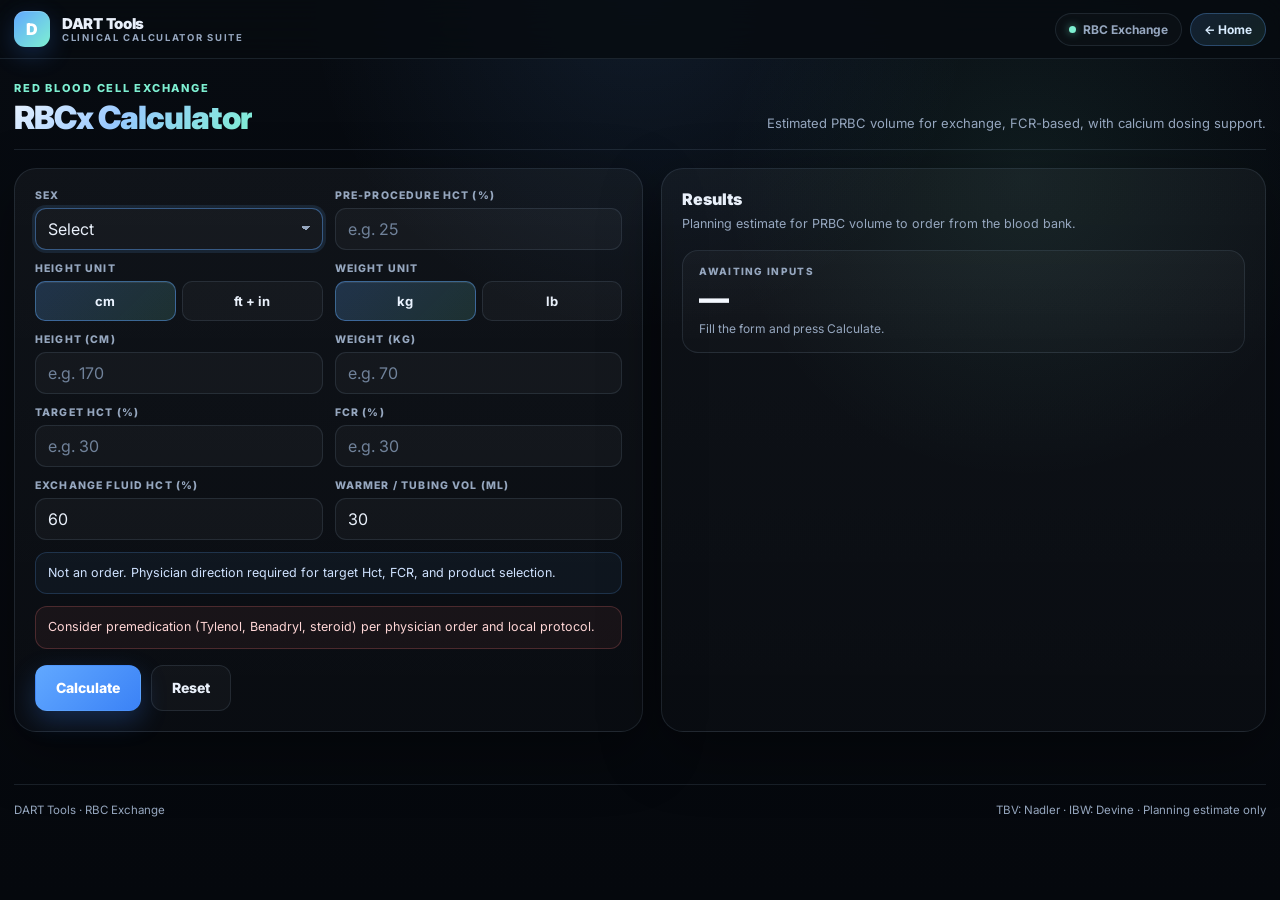
<file: rbcx3.html>
<!DOCTYPE html>
<html lang="en" data-theme="dark">
<head>
<meta charset="UTF-8" />
<meta name="viewport" content="width=device-width, initial-scale=1.0" />
<title>DART Tools — Red Blood Cell Exchange</title>
<link rel="preconnect" href="https://fonts.googleapis.com">
<link rel="preconnect" href="https://fonts.gstatic.com" crossorigin>
<link href="https://fonts.googleapis.com/css2?family=Inter:wght@400;500;600;700;800;900&display=swap" rel="stylesheet">
<style>
:root{
  --bg:#070b11;
  --card:#111a27;
  --card2:#0f1722;
  --border:rgba(149,173,205,.14);
  --border-strong:rgba(122,162,255,.28);
  --text:#e9f0fa;
  --muted:#96a7bf;
  --primary:#61a8ff;
  --primary2:#3b82f6;
  --accent:#7ef0d2;
  --gold:#cfa95f;
  --warn:#ffcd70;
  --danger:#ff7c7c;
  --shadow:0 20px 60px rgba(0,0,0,.35);
  --nav-bg:rgba(7,11,17,.82);
  --grid:rgba(255,255,255,.03);
}
*{box-sizing:border-box;margin:0;padding:0}
html{scroll-behavior:smooth}
body{
  font-family:'Inter',system-ui,sans-serif;
  background:
    radial-gradient(circle at top, rgba(97,168,255,.10), transparent 30%),
    radial-gradient(circle at 80% 20%, rgba(126,240,210,.08), transparent 24%),
    linear-gradient(180deg, var(--bg), #05080d 100%);
  color:var(--text);
  -webkit-font-smoothing:antialiased;
  overflow-x:hidden;
  min-height:100vh;
}
body::before{
  content:"";position:fixed;inset:0;pointer-events:none;
  background:
    linear-gradient(var(--grid) 1px, transparent 1px),
    linear-gradient(90deg, var(--grid) 1px, transparent 1px);
  background-size:40px 40px;opacity:.45;
  mask-image:linear-gradient(to bottom, rgba(0,0,0,.35), transparent 80%);
}
a{text-decoration:none;color:inherit}
.container{width:min(1280px, calc(100% - 28px));margin:0 auto}

/* ── compact sticky nav ───────────────────────────── */
nav{
  position:sticky;top:0;z-index:200;
  backdrop-filter:blur(18px);
  background:var(--nav-bg);
  border-bottom:1px solid var(--border);
}
.nav-inner{
  min-height:58px;display:flex;align-items:center;justify-content:space-between;
  gap:12px;flex-wrap:wrap;padding:8px 0;
}
.brand{display:flex;align-items:center;gap:12px}
.brand-mark{
  width:36px;height:36px;border-radius:11px;
  display:grid;place-items:center;
  font-size:16px;font-weight:900;color:#fff;
  background:linear-gradient(135deg,var(--primary),var(--accent));
  box-shadow:inset 0 1px 0 rgba(255,255,255,.2),0 8px 24px rgba(59,130,246,.24);
}
.brand-title{font-size:15px;font-weight:900;letter-spacing:-.02em;line-height:1.15}
.brand-sub{font-size:9.5px;text-transform:uppercase;letter-spacing:.18em;color:var(--muted);font-weight:700}
.nav-right{display:flex;gap:8px;flex-wrap:wrap;align-items:center}
.chip{
  display:inline-flex;align-items:center;gap:7px;
  padding:8px 13px;border-radius:999px;
  border:1px solid var(--border);
  background:rgba(255,255,255,.02);
  color:var(--muted);font-size:12px;font-weight:700;
  transition:all .2s ease;
}
.chip-home{
  background:linear-gradient(135deg,rgba(97,168,255,.14),rgba(126,240,210,.10));
  border-color:rgba(97,168,255,.3); color:#d8ecff;
}
.chip-home:hover{border-color:rgba(97,168,255,.55);color:#fff;transform:translateY(-1px)}
.chip .dot{width:7px;height:7px;border-radius:50%;background:var(--accent);box-shadow:0 0 8px rgba(126,240,210,.6);animation:pulse 2s infinite}
@keyframes pulse{0%,100%{transform:scale(1);opacity:1}50%{transform:scale(.7);opacity:.5}}

/* ── title bar ────────────────────────────────────── */
.head-bar{
  padding:22px 0 14px;
  display:flex;align-items:flex-end;justify-content:space-between;gap:16px;flex-wrap:wrap;
  border-bottom:1px solid var(--border);margin-bottom:18px;
}
.head-kicker{
  font-size:11px;text-transform:uppercase;letter-spacing:.16em;
  color:var(--accent);font-weight:800;margin-bottom:6px;
}
.head-title{
  font-size:clamp(22px,3.4vw,32px);
  line-height:1.05;letter-spacing:-.03em;font-weight:900;
}
.head-title .accent{
  background:linear-gradient(135deg,#eaf3ff 0%,#99c9ff 45%,#7ef0d2 100%);
  -webkit-background-clip:text;background-clip:text;color:transparent;
}
.head-meta{font-size:13px;color:var(--muted);max-width:520px;line-height:1.65;text-align:right}

/* ── layout ───────────────────────────────────────── */
.grid-wrap{display:grid;grid-template-columns:1.02fr .98fr;gap:18px;padding-bottom:44px}
.panel{
  background:linear-gradient(180deg, rgba(255,255,255,.04), rgba(255,255,255,.02));
  border:1px solid var(--border);
  border-radius:22px;padding:20px;
  box-shadow:var(--shadow);
}
.panel-title{font-size:16px;font-weight:900;margin-bottom:4px}
.panel-sub{font-size:12.5px;color:var(--muted);line-height:1.7;margin-bottom:16px}

/* ── form ─────────────────────────────────────────── */
.form-grid{display:grid;grid-template-columns:1fr 1fr;gap:12px}
.field{display:flex;flex-direction:column;gap:6px;min-width:0}
.field.full{grid-column:1 / -1}
.label{font-size:10.5px;font-weight:800;text-transform:uppercase;letter-spacing:.11em;color:var(--muted)}

input,select,button{font:inherit}
input,select{
  width:100%;min-height:42px;border-radius:11px;
  border:1px solid var(--border);
  background:rgba(255,255,255,.03);
  color:var(--text);padding:0 12px;outline:none;
  transition:border-color .2s ease, box-shadow .2s ease;
}
input:focus,select:focus{border-color:rgba(97,168,255,.45);box-shadow:0 0 0 3px rgba(97,168,255,.12)}
input::placeholder{color:#70829a}
select{
  appearance:none;-webkit-appearance:none;
  background-image:linear-gradient(45deg, transparent 50%, var(--muted) 50%),
                   linear-gradient(135deg, var(--muted) 50%, transparent 50%);
  background-position:calc(100% - 16px) 50%, calc(100% - 11px) 50%;
  background-size:5px 5px, 5px 5px;background-repeat:no-repeat;padding-right:30px;
}

.inline-toggle{display:flex;gap:6px;flex-wrap:wrap}
.toggle-btn{
  flex:1;min-width:60px;min-height:40px;padding:0 10px;
  border-radius:10px;border:1px solid var(--border);
  background:rgba(255,255,255,.03);color:var(--text);
  font-weight:700;font-size:13px;cursor:pointer;
  transition:all .2s ease;
}
.toggle-btn:hover{border-color:rgba(97,168,255,.34)}
.toggle-btn.active{
  background:linear-gradient(135deg,rgba(97,168,255,.22),rgba(126,240,210,.14));
  border-color:rgba(97,168,255,.45);color:#eaf3ff;
  box-shadow:inset 0 1px 0 rgba(255,255,255,.08);
}
.sub-grid,.mini-grid{display:grid;grid-template-columns:1fr 1fr;gap:10px}

.note{
  border:1px solid rgba(126,240,210,.18);
  background:rgba(126,240,210,.06);color:#d5fff2;
  border-radius:12px;padding:10px 12px;
  font-size:12.5px;line-height:1.65;
}
.note.warning{border-color:rgba(255,205,112,.20);background:rgba(255,205,112,.08);color:#ffe8b6}
.note.info{border-color:rgba(97,168,255,.2);background:rgba(97,168,255,.05);color:#cfe2ff}
.note.red{border-color:rgba(255,124,124,.22);background:rgba(255,124,124,.06);color:#ffd6d6}

.calc-row{display:flex;gap:10px;flex-wrap:wrap;margin-top:16px}
.btn{
  display:inline-flex;align-items:center;justify-content:center;gap:8px;
  min-height:46px;padding:0 20px;border-radius:12px;
  border:1px solid transparent;font-weight:800;font-size:14px;
  cursor:pointer;transition:all .22s ease;
}
.btn:hover{transform:translateY(-1px)}
.btn-primary{
  color:#fff;background:linear-gradient(135deg,var(--primary),var(--primary2));
  box-shadow:0 10px 26px rgba(59,130,246,.26);
}
.btn-primary:hover{box-shadow:0 14px 32px rgba(59,130,246,.38)}
.btn-secondary{
  color:var(--text);background:rgba(255,255,255,.03);
  border-color:var(--border);
}
.btn-secondary:hover{border-color:rgba(97,168,255,.34)}

/* ── results ──────────────────────────────────────── */
.result-stack{display:grid;gap:12px}
.result-card{
  border:1px solid var(--border);border-radius:16px;
  background:linear-gradient(180deg, rgba(255,255,255,.03), rgba(255,255,255,.015));
  padding:14px 16px;
}
.result-kicker{font-size:10px;text-transform:uppercase;letter-spacing:.13em;color:var(--muted);font-weight:800;margin-bottom:6px}
.result-value{font-size:clamp(20px,3vw,30px);letter-spacing:-.04em;line-height:1;font-weight:900;color:#f4f8ff;margin-bottom:6px}
.result-meta{color:var(--muted);font-size:12px;line-height:1.6}
.math-box{
  border:1px solid rgba(97,168,255,.18);
  background:rgba(97,168,255,.05);color:#d8e9ff;
  border-radius:14px;padding:12px 14px;
  font-size:12.5px;line-height:1.7;
}
.math-box strong{color:#fff}
.calc-line{padding:6px 0;border-bottom:1px solid rgba(255,255,255,.06)}
.calc-line:last-child{border-bottom:none}
.hidden{display:none!important}

/* ── footer ──────────────────────────────────────── */
.foot{
  padding:18px 0 32px;border-top:1px solid var(--border);
  color:var(--muted);font-size:11.5px;
  display:flex;justify-content:space-between;gap:14px;flex-wrap:wrap;
  margin-top:8px;
}

@media (max-width:980px){
  .grid-wrap{grid-template-columns:1fr}
  .head-meta{text-align:left}
}
@media (max-width:540px){
  .form-grid,.sub-grid,.mini-grid{grid-template-columns:1fr}
}
</style>
</head>
<body>

<nav>
  <div class="container nav-inner">
    <a class="brand" href="index.html">
      <div class="brand-mark">D</div>
      <div>
        <div class="brand-title">DART Tools</div>
        <div class="brand-sub">Clinical calculator suite</div>
      </div>
    </a>
    <div class="nav-right">
      <span class="chip"><span class="dot"></span>RBC Exchange</span>
      <a class="chip chip-home" href="index.html">← Home</a>
    </div>
  </div>
</nav>

<div class="container">

  <div class="head-bar">
    <div>
      <div class="head-kicker">Red Blood Cell Exchange</div>
      <div class="head-title"><span class="accent">RBCx Calculator</span></div>
    </div>
    <div class="head-meta">Estimated PRBC volume for exchange, FCR-based, with calcium dosing support.</div>
  </div>

  <div class="grid-wrap">

    <section class="panel">
      <div class="form-grid">

        <div class="field">
          <label class="label" for="sex">Sex</label>
          <select id="sex" autofocus>
            <option value="">Select</option>
            <option value="male">Male</option>
            <option value="female">Female</option>
          </select>
        </div>

        <div class="field">
          <label class="label" for="hct">Pre-procedure Hct (%)</label>
          <input id="hct" type="number" step="0.1" min="0" placeholder="e.g. 25" />
        </div>

        <div class="field">
          <label class="label">Height Unit</label>
          <div class="inline-toggle">
            <button class="toggle-btn active" type="button" id="heightMetricBtn">cm</button>
            <button class="toggle-btn" type="button" id="heightEnglishBtn">ft + in</button>
          </div>
        </div>

        <div class="field">
          <label class="label">Weight Unit</label>
          <div class="inline-toggle">
            <button class="toggle-btn active" type="button" id="weightMetricBtn">kg</button>
            <button class="toggle-btn" type="button" id="weightEnglishBtn">lb</button>
          </div>
        </div>

        <div class="field" id="heightCmWrap">
          <label class="label" for="heightCm">Height (cm)</label>
          <input id="heightCm" type="number" step="0.1" min="0" placeholder="e.g. 170" />
        </div>
        <div class="field hidden" id="heightEnglishWrap">
          <label class="label">Height (ft + in)</label>
          <div class="sub-grid">
            <input id="heightFt" type="number" step="1" min="0" placeholder="ft" />
            <input id="heightIn" type="number" step="0.1" min="0" placeholder="in" />
          </div>
        </div>

        <div class="field" id="weightKgWrap">
          <label class="label" for="weightKg">Weight (kg)</label>
          <input id="weightKg" type="number" step="0.1" min="0" placeholder="e.g. 70" />
        </div>
        <div class="field hidden" id="weightLbWrap">
          <label class="label" for="weightLb">Weight (lb)</label>
          <input id="weightLb" type="number" step="0.1" min="0" placeholder="e.g. 154" />
        </div>

        <div class="field">
          <label class="label" for="targetHct">Target Hct (%)</label>
          <input id="targetHct" type="number" step="0.1" min="0" placeholder="e.g. 30" />
        </div>

        <div class="field">
          <label class="label" for="fcr">FCR (%)</label>
          <input id="fcr" type="number" step="0.1" min="0" placeholder="e.g. 30" />
        </div>

        <div class="field">
          <label class="label" for="exchangeFluidHct">Exchange Fluid Hct (%)</label>
          <input id="exchangeFluidHct" type="number" step="0.1" min="0" value="60" placeholder="typical 55–60" />
        </div>

        <div class="field">
          <label class="label" for="warmerVolume">Warmer / Tubing Vol (mL)</label>
          <input id="warmerVolume" type="number" step="0.1" min="0" value="30" />
        </div>

        <div class="field full hidden" id="ibwUseWrap">
          <div class="note warning">BMI &gt; 30. Some protocols use ideal body weight. Verify with physician.</div>
          <div style="height:8px"></div>
          <label class="label">Weight Basis</label>
          <div class="inline-toggle">
            <button class="toggle-btn active" type="button" id="actualBasisBtn">Entered Weight</button>
            <button class="toggle-btn" type="button" id="ibwBasisBtn">Ideal Body Weight</button>
          </div>
        </div>

        <div class="field full">
          <div class="note info">Not an order. Physician direction required for target Hct, FCR, and product selection.</div>
        </div>

        <div class="field full">
          <div class="note red">Consider premedication (Tylenol, Benadryl, steroid) per physician order and local protocol.</div>
        </div>

      </div>

      <div class="calc-row">
        <button class="btn btn-primary" id="calculateBtn" type="button">Calculate</button>
        <button class="btn btn-secondary" id="resetBtn" type="button">Reset</button>
      </div>
    </section>

    <aside class="panel">
      <div class="panel-title">Results</div>
      <div class="panel-sub">Planning estimate for PRBC volume to order from the blood bank.</div>
      <div class="result-stack" id="results">
        <div class="result-card">
          <div class="result-kicker">Awaiting inputs</div>
          <div class="result-value">—</div>
          <div class="result-meta">Fill the form and press Calculate.</div>
        </div>
      </div>
    </aside>

  </div>

  <div class="foot">
    <span>DART Tools · RBC Exchange</span>
    <span>TBV: Nadler · IBW: Devine · Planning estimate only</span>
  </div>

</div>

<script>
/* ─── state + refs ─── */
const state = {heightMode:'cm', weightMode:'kg', weightBasis:'actual'};
const $ = (id) => document.getElementById(id);
const el = {
  sex:$('sex'), hct:$('hct'),
  exchangeFluidHct:$('exchangeFluidHct'),
  targetHct:$('targetHct'), fcr:$('fcr'),
  warmerVolume:$('warmerVolume'),
  heightCm:$('heightCm'), heightFt:$('heightFt'), heightIn:$('heightIn'),
  weightKg:$('weightKg'), weightLb:$('weightLb'),
  results:$('results'),
  calculateBtn:$('calculateBtn'), resetBtn:$('resetBtn'),
  heightMetricBtn:$('heightMetricBtn'), heightEnglishBtn:$('heightEnglishBtn'),
  weightMetricBtn:$('weightMetricBtn'), weightEnglishBtn:$('weightEnglishBtn'),
  heightCmWrap:$('heightCmWrap'), heightEnglishWrap:$('heightEnglishWrap'),
  weightKgWrap:$('weightKgWrap'), weightLbWrap:$('weightLbWrap'),
  ibwUseWrap:$('ibwUseWrap'), actualBasisBtn:$('actualBasisBtn'), ibwBasisBtn:$('ibwBasisBtn')
};

/* ─── helpers ─── */
function setActive(buttons, activeButton){ buttons.forEach(b=>b.classList.remove('active')); activeButton.classList.add('active'); }
function fmt(num, digits=1){ return Number(num).toLocaleString(undefined,{minimumFractionDigits:digits, maximumFractionDigits:digits}); }
function heightToCm(){ if(state.heightMode==='cm') return parseFloat(el.heightCm.value); const ft=parseFloat(el.heightFt.value||0); const inches=parseFloat(el.heightIn.value||0); return ((ft*12)+inches)*2.54; }
function heightToInches(){ return heightToCm()/2.54; }
function weightToKg(){ if(state.weightMode==='kg') return parseFloat(el.weightKg.value); return parseFloat(el.weightLb.value)*0.45359237; }
function devineIBWKg(sex, heightInches){ return sex==='male' ? 50 + 2.3*(heightInches-60) : 45.5 + 2.3*(heightInches-60); }
function nadlerTBVml(sex, heightCm, weightKg){ const h=heightCm/100; return sex==='male' ? 604 + (367*Math.pow(h,3)) + (32.2*weightKg) : 183 + (356*Math.pow(h,3)) + (33.1*weightKg); }
function validatePositive(v, n){ if(!Number.isFinite(v) || v<=0) throw new Error(`Please enter a valid ${n}.`); }

/* ─── calcium chloride (on demand) ─── */
function showCalciumChloride(show, exchangeMl=0){
  const box = document.getElementById('cacl2Box');
  if(!box) return;
  if(!show){ box.classList.add('hidden'); box.innerHTML=''; return; }
  const mg = exchangeMl * (133/500);
  box.classList.remove('hidden');
  box.innerHTML = `
    <div class="math-box">
      <div class="calc-line"><strong>Calcium chloride</strong></div>
      <div class="calc-line">Rule: 133 mg per 500 mL exchange</div>
      <div class="calc-line">${fmt(exchangeMl)} × (133 / 500) = <strong>${fmt(mg)} mg</strong></div>
    </div>`;
}

/* ─── result render ─── */
function createResultHTML(d){
  const calciumMg = d.estimatedPrbcMl * 0.8;
  const calciumMl = calciumMg / 100;

  return `
    <div class="mini-grid">
      <div class="result-card">
        <div class="result-kicker">BMI</div>
        <div class="result-value">${fmt(d.bmi,1)}</div>
        <div class="result-meta">Weight basis: <strong>${d.weightBasisLabel}</strong></div>
      </div>
      <div class="result-card">
        <div class="result-kicker">Ideal Body Weight</div>
        <div class="result-value">${fmt(d.ibwKg)} <span style="font-size:.48em;font-weight:800;color:var(--muted)">kg</span></div>
        <div class="result-meta">${fmt(d.ibwLb)} lb · Devine</div>
      </div>
    </div>

    ${d.bmi > 30 ? `<div class="note warning">BMI &gt; 30. Calculation currently using <strong>${d.weightBasisLabel}</strong>.</div>` : ''}

    <div class="mini-grid">
      <div class="result-card">
        <div class="result-kicker">Total Blood Volume</div>
        <div class="result-value">${fmt(d.tbvMl)} <span style="font-size:.48em;font-weight:800;color:var(--muted)">mL</span></div>
        <div class="result-meta">Nadler equation</div>
      </div>
      <div class="result-card">
        <div class="result-kicker">Effective TBV</div>
        <div class="result-value">${fmt(d.effectiveTbvMl)} <span style="font-size:.48em;font-weight:800;color:var(--muted)">mL</span></div>
        <div class="result-meta">TBV − warmer/tubing volume</div>
      </div>
    </div>

    <div class="result-card" style="border-color:rgba(126,240,210,.32);background:linear-gradient(180deg, rgba(126,240,210,.06), rgba(97,168,255,.04));">
      <div class="result-kicker">Estimated PRBC Volume for Exchange</div>
      <div class="result-value">${fmt(d.estimatedPrbcMl)} <span style="font-size:.48em;font-weight:800;color:var(--muted)">mL</span></div>
      <div class="result-meta">Planning estimate for blood bank order.</div>
    </div>

    <div class="math-box">
      <div class="calc-line"><strong>Formula:</strong> Effective TBV × (Avg Hct ÷ Fluid Hct) × ln(100 ÷ FCR)</div>
      <div class="calc-line">Effective TBV = ${fmt(d.tbvMl)} − ${fmt(d.warmerVolumeMl)} = ${fmt(d.effectiveTbvMl)} mL</div>
      <div class="calc-line">Avg Hct = (${fmt(d.preHctPercent,1)} + ${fmt(d.targetHctPercent,1)}) ÷ 2 = ${fmt(d.averageHctPercent,1)}%</div>
      <div class="calc-line"><strong>${fmt(d.effectiveTbvMl)} × (${fmt(d.averageHctPercent,1)} ÷ ${fmt(d.exchangeFluidHctPercent,1)}) × ln(100 ÷ ${fmt(d.fcrPercent,1)}) = ${fmt(d.estimatedPrbcMl)} mL</strong></div>
    </div>

    <div class="result-card">
      <div class="result-kicker">Calcium Gluconate</div>
      <div class="result-meta" style="margin-bottom:8px">Rule: 400 mg per 500 mL exchange · 1000 mg / 10 mL</div>
      <div class="math-box">
        <div class="calc-line">${fmt(d.estimatedPrbcMl)} × 0.8 = <strong>${fmt(calciumMg)} mg</strong></div>
        <div class="calc-line"><strong>${fmt(calciumMg)} mg</strong> ÷ 100 mg/mL = <strong>${fmt(calciumMl)} mL</strong></div>
      </div>
    </div>

    <div class="result-card">
      <div class="result-kicker">Calcium Chloride Option</div>
      <div class="result-meta" style="margin-bottom:10px">Calculate calcium chloride instead?</div>
      <div class="calc-row" style="margin-top:0">
        <button class="btn btn-secondary" type="button" onclick="showCalciumChloride(false)">No</button>
        <button class="btn btn-primary" type="button" onclick="showCalciumChloride(true, ${d.estimatedPrbcMl})">Yes, calculate CaCl₂</button>
      </div>
      <div id="cacl2Box" class="hidden" style="margin-top:12px"></div>
    </div>

    <div class="note red">Consider premedication (Tylenol, Benadryl, steroid) per physician order and local protocol.</div>
  `;
}

/* ─── calculate ─── */
function calculate(){
  try{
    const sex = el.sex.value;
    const preHctPercent = parseFloat(el.hct.value);
    const exchangeFluidHctPercent = parseFloat(el.exchangeFluidHct.value);
    const targetHctPercent = parseFloat(el.targetHct.value);
    const fcrPercent = parseFloat(el.fcr.value);
    const warmerVolumeMl = parseFloat(el.warmerVolume.value);
    const heightCm = heightToCm();
    const weightKgActual = weightToKg();
    const heightInches = heightToInches();

    if(!sex) throw new Error('Please select sex.');
    validatePositive(preHctPercent, 'pre-procedure hematocrit');
    validatePositive(exchangeFluidHctPercent, 'exchange fluid hematocrit');
    validatePositive(targetHctPercent, 'target hematocrit');
    validatePositive(fcrPercent, 'FCR');
    validatePositive(heightCm, 'height');
    validatePositive(weightKgActual, 'weight');

    if(preHctPercent >= 100 || exchangeFluidHctPercent >= 100 || targetHctPercent >= 100 || fcrPercent >= 100){
      throw new Error('Percent values must be less than 100.');
    }
    if(warmerVolumeMl < 0) throw new Error('Warmer/tubing volume cannot be negative.');

    const bmi = weightKgActual / Math.pow(heightCm/100, 2);
    const ibwKg = devineIBWKg(sex, heightInches);
    const ibwLb = ibwKg / 0.45359237;

    if(bmi > 30){
      el.ibwUseWrap.classList.remove('hidden');
    } else {
      el.ibwUseWrap.classList.add('hidden');
      state.weightBasis = 'actual';
      setActive([el.actualBasisBtn, el.ibwBasisBtn], el.actualBasisBtn);
    }

    const calcWeightKg = (bmi > 30 && state.weightBasis === 'ibw') ? ibwKg : weightKgActual;
    const tbvMl = nadlerTBVml(sex, heightCm, calcWeightKg);
    const effectiveTbvMl = tbvMl - warmerVolumeMl;
    if(effectiveTbvMl <= 0) throw new Error('Effective TBV is not positive. Recheck warmer/tubing volume.');

    const averageHctPercent = (preHctPercent + targetHctPercent) / 2;
    const estimatedPrbcMl = effectiveTbvMl * (averageHctPercent / exchangeFluidHctPercent) * Math.log(100 / fcrPercent);
    if(estimatedPrbcMl <= 0) throw new Error('Calculated PRBC volume is not positive. Recheck inputs.');

    const data = {
      bmi, ibwKg, ibwLb, tbvMl, effectiveTbvMl, estimatedPrbcMl,
      preHctPercent, exchangeFluidHctPercent, targetHctPercent, fcrPercent,
      averageHctPercent, warmerVolumeMl,
      weightBasisLabel: (bmi > 30 && state.weightBasis === 'ibw') ? 'Ideal Body Weight' : 'Entered Weight'
    };

    el.results.innerHTML = createResultHTML(data);
  } catch(err){
    el.results.innerHTML = `
      <div class="result-card">
        <div class="result-kicker">Input Error</div>
        <div class="result-value" style="font-size:18px;color:#ffb4b4">Unable to calculate</div>
        <div class="result-meta">${err.message}</div>
      </div>`;
  }
}

/* ─── reset ─── */
function resetForm(){
  el.sex.value=''; el.hct.value='';
  el.exchangeFluidHct.value='60'; el.targetHct.value=''; el.fcr.value='';
  el.warmerVolume.value='30';
  el.heightCm.value=''; el.heightFt.value=''; el.heightIn.value='';
  el.weightKg.value=''; el.weightLb.value='';
  el.ibwUseWrap.classList.add('hidden');
  state.heightMode='cm'; state.weightMode='kg'; state.weightBasis='actual';
  setActive([el.heightMetricBtn, el.heightEnglishBtn], el.heightMetricBtn);
  setActive([el.weightMetricBtn, el.weightEnglishBtn], el.weightMetricBtn);
  setActive([el.actualBasisBtn, el.ibwBasisBtn], el.actualBasisBtn);
  el.heightCmWrap.classList.remove('hidden'); el.heightEnglishWrap.classList.add('hidden');
  el.weightKgWrap.classList.remove('hidden'); el.weightLbWrap.classList.add('hidden');
  el.results.innerHTML = `<div class="result-card"><div class="result-kicker">Awaiting inputs</div><div class="result-value">—</div><div class="result-meta">Fill the form and press Calculate.</div></div>`;
}

/* ─── wiring ─── */
el.heightMetricBtn.addEventListener('click', ()=>{ state.heightMode='cm'; setActive([el.heightMetricBtn, el.heightEnglishBtn], el.heightMetricBtn); el.heightCmWrap.classList.remove('hidden'); el.heightEnglishWrap.classList.add('hidden'); });
el.heightEnglishBtn.addEventListener('click', ()=>{ state.heightMode='ftin'; setActive([el.heightMetricBtn, el.heightEnglishBtn], el.heightEnglishBtn); el.heightCmWrap.classList.add('hidden'); el.heightEnglishWrap.classList.remove('hidden'); });
el.weightMetricBtn.addEventListener('click', ()=>{ state.weightMode='kg'; setActive([el.weightMetricBtn, el.weightEnglishBtn], el.weightMetricBtn); el.weightKgWrap.classList.remove('hidden'); el.weightLbWrap.classList.add('hidden'); });
el.weightEnglishBtn.addEventListener('click', ()=>{ state.weightMode='lb'; setActive([el.weightMetricBtn, el.weightEnglishBtn], el.weightEnglishBtn); el.weightKgWrap.classList.add('hidden'); el.weightLbWrap.classList.remove('hidden'); });
el.actualBasisBtn.addEventListener('click', ()=>{ state.weightBasis='actual'; setActive([el.actualBasisBtn, el.ibwBasisBtn], el.actualBasisBtn); });
el.ibwBasisBtn.addEventListener('click', ()=>{ state.weightBasis='ibw'; setActive([el.actualBasisBtn, el.ibwBasisBtn], el.ibwBasisBtn); });

el.calculateBtn.addEventListener('click', calculate);
el.resetBtn.addEventListener('click', resetForm);

/* Enter key calculates */
document.addEventListener('keydown', (e)=>{ if(e.key==='Enter' && !e.shiftKey){ e.preventDefault(); calculate(); } });
</script>
</body>
</html>
</file>
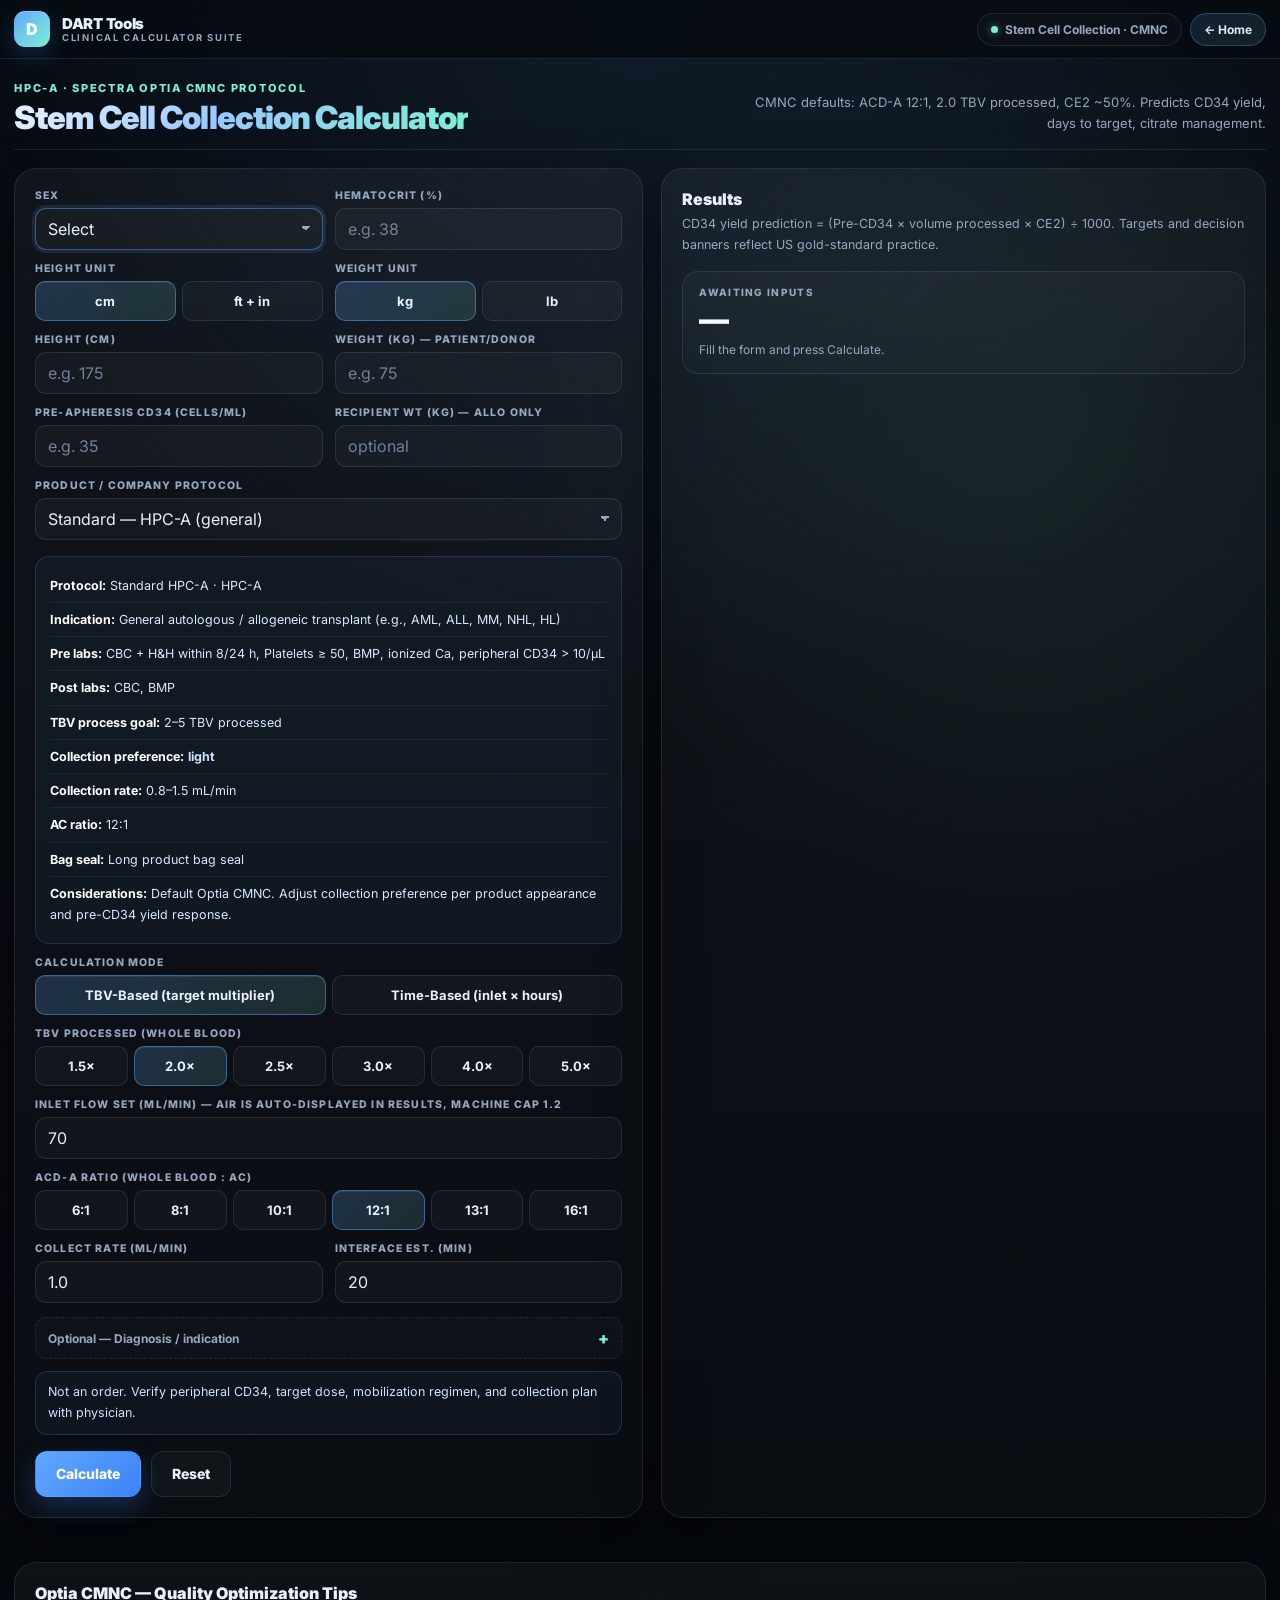
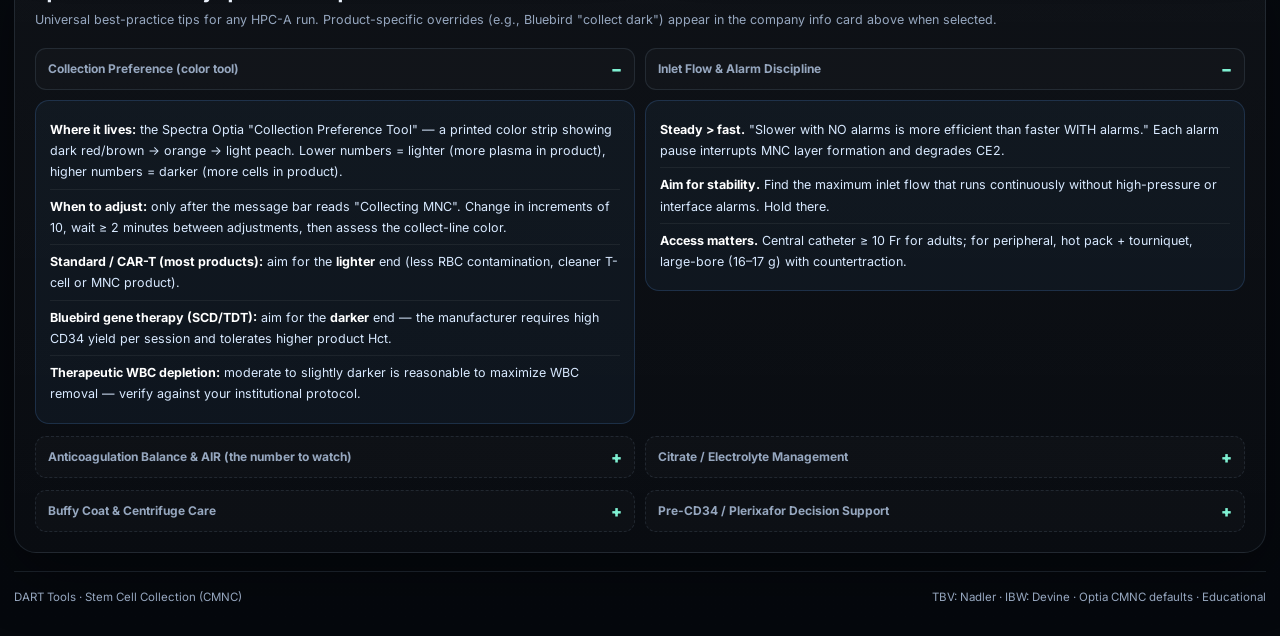
<file: stem-cell-collection.html>
<!DOCTYPE html>
<html lang="en" data-theme="dark">
<head>
<meta charset="UTF-8" />
<meta name="viewport" content="width=device-width, initial-scale=1.0" />
<title>DART Tools — Stem Cell Collection (CMNC)</title>
<link rel="preconnect" href="https://fonts.googleapis.com">
<link rel="preconnect" href="https://fonts.gstatic.com" crossorigin>
<link href="https://fonts.googleapis.com/css2?family=Inter:wght@400;500;600;700;800;900&display=swap" rel="stylesheet">
<style>
:root{
  --bg:#070b11;
  --card:#111a27;
  --card2:#0f1722;
  --border:rgba(149,173,205,.14);
  --border-strong:rgba(122,162,255,.28);
  --text:#e9f0fa;
  --muted:#96a7bf;
  --primary:#61a8ff;
  --primary2:#3b82f6;
  --accent:#7ef0d2;
  --gold:#cfa95f;
  --warn:#ffcd70;
  --danger:#ff6f6f;
  --shadow:0 20px 60px rgba(0,0,0,.35);
  --nav-bg:rgba(7,11,17,.82);
  --grid:rgba(255,255,255,.03);
}
*{box-sizing:border-box;margin:0;padding:0}
html{scroll-behavior:smooth}
body{
  font-family:'Inter',system-ui,sans-serif;
  background:
    radial-gradient(circle at top, rgba(97,168,255,.10), transparent 30%),
    radial-gradient(circle at 80% 20%, rgba(126,240,210,.08), transparent 24%),
    linear-gradient(180deg, var(--bg), #05080d 100%);
  color:var(--text);
  -webkit-font-smoothing:antialiased;
  overflow-x:hidden;
  min-height:100vh;
}
body::before{
  content:"";position:fixed;inset:0;pointer-events:none;
  background:
    linear-gradient(var(--grid) 1px, transparent 1px),
    linear-gradient(90deg, var(--grid) 1px, transparent 1px);
  background-size:40px 40px;opacity:.45;
  mask-image:linear-gradient(to bottom, rgba(0,0,0,.35), transparent 80%);
}
a{text-decoration:none;color:inherit}
.container{width:min(1280px, calc(100% - 28px));margin:0 auto}

/* ── compact sticky nav ───────────────────────────── */
nav{
  position:sticky;top:0;z-index:200;
  backdrop-filter:blur(18px);
  background:var(--nav-bg);
  border-bottom:1px solid var(--border);
}
.nav-inner{
  min-height:58px;display:flex;align-items:center;justify-content:space-between;
  gap:12px;flex-wrap:wrap;padding:8px 0;
}
.brand{display:flex;align-items:center;gap:12px}
.brand-mark{
  width:36px;height:36px;border-radius:11px;
  display:grid;place-items:center;
  font-size:16px;font-weight:900;color:#fff;
  background:linear-gradient(135deg,var(--primary),var(--accent));
  box-shadow:inset 0 1px 0 rgba(255,255,255,.2),0 8px 24px rgba(59,130,246,.24);
}
.brand-title{font-size:15px;font-weight:900;letter-spacing:-.02em;line-height:1.15}
.brand-sub{font-size:9.5px;text-transform:uppercase;letter-spacing:.18em;color:var(--muted);font-weight:700}
.nav-right{display:flex;gap:8px;flex-wrap:wrap;align-items:center}
.chip{
  display:inline-flex;align-items:center;gap:7px;
  padding:8px 13px;border-radius:999px;
  border:1px solid var(--border);
  background:rgba(255,255,255,.02);
  color:var(--muted);font-size:12px;font-weight:700;
  transition:all .2s ease;
}
.chip-home{
  background:linear-gradient(135deg,rgba(97,168,255,.14),rgba(126,240,210,.10));
  border-color:rgba(97,168,255,.3); color:#d8ecff;
}
.chip-home:hover{border-color:rgba(97,168,255,.55);color:#fff;transform:translateY(-1px)}
.chip .dot{width:7px;height:7px;border-radius:50%;background:var(--accent);box-shadow:0 0 8px rgba(126,240,210,.6);animation:pulse 2s infinite}
@keyframes pulse{0%,100%{transform:scale(1);opacity:1}50%{transform:scale(.7);opacity:.5}}

/* ── title bar ────────────────────────────────────── */
.head-bar{
  padding:22px 0 14px;
  display:flex;align-items:flex-end;justify-content:space-between;gap:16px;flex-wrap:wrap;
  border-bottom:1px solid var(--border);margin-bottom:18px;
}
.head-kicker{
  font-size:11px;text-transform:uppercase;letter-spacing:.16em;
  color:var(--accent);font-weight:800;margin-bottom:6px;
}
.head-title{
  font-size:clamp(22px,3.4vw,32px);
  line-height:1.05;letter-spacing:-.03em;font-weight:900;
}
.head-title .accent{
  background:linear-gradient(135deg,#eaf3ff 0%,#99c9ff 45%,#7ef0d2 100%);
  -webkit-background-clip:text;background-clip:text;color:transparent;
}
.head-meta{font-size:13px;color:var(--muted);max-width:520px;line-height:1.65;text-align:right}

/* ── layout ───────────────────────────────────────── */
.grid-wrap{display:grid;grid-template-columns:1.02fr .98fr;gap:18px;padding-bottom:44px}
.panel{
  background:linear-gradient(180deg, rgba(255,255,255,.04), rgba(255,255,255,.02));
  border:1px solid var(--border);
  border-radius:22px;padding:20px;
  box-shadow:var(--shadow);
}
.panel-title{font-size:16px;font-weight:900;margin-bottom:4px}
.panel-sub{font-size:12.5px;color:var(--muted);line-height:1.7;margin-bottom:16px}

/* ── form ─────────────────────────────────────────── */
.form-grid{display:grid;grid-template-columns:1fr 1fr;gap:12px}
.field{display:flex;flex-direction:column;gap:6px;min-width:0}
.field.full{grid-column:1 / -1}
.label{font-size:10.5px;font-weight:800;text-transform:uppercase;letter-spacing:.11em;color:var(--muted)}

input,select,button{font:inherit}
input,select{
  width:100%;min-height:42px;border-radius:11px;
  border:1px solid var(--border);
  background:rgba(255,255,255,.03);
  color:var(--text);padding:0 12px;outline:none;
  transition:border-color .2s ease, box-shadow .2s ease;
}
input:focus,select:focus{border-color:rgba(97,168,255,.45);box-shadow:0 0 0 3px rgba(97,168,255,.12)}
input::placeholder{color:#70829a}
select{
  appearance:none;-webkit-appearance:none;
  background-image:linear-gradient(45deg, transparent 50%, var(--muted) 50%),
                   linear-gradient(135deg, var(--muted) 50%, transparent 50%);
  background-position:calc(100% - 16px) 50%, calc(100% - 11px) 50%;
  background-size:5px 5px, 5px 5px;background-repeat:no-repeat;padding-right:30px;
}

.inline-toggle{display:flex;gap:6px;flex-wrap:wrap}
.toggle-btn{
  flex:1;min-width:60px;min-height:40px;padding:0 10px;
  border-radius:10px;border:1px solid var(--border);
  background:rgba(255,255,255,.03);color:var(--text);
  font-weight:700;font-size:13px;cursor:pointer;
  transition:all .2s ease;
}
.toggle-btn:hover{border-color:rgba(97,168,255,.34)}
.toggle-btn.active{
  background:linear-gradient(135deg,rgba(97,168,255,.22),rgba(126,240,210,.14));
  border-color:rgba(97,168,255,.45);color:#eaf3ff;
  box-shadow:inset 0 1px 0 rgba(255,255,255,.08);
}
.sub-grid,.mini-grid{display:grid;grid-template-columns:1fr 1fr;gap:10px}

.note{
  border:1px solid rgba(126,240,210,.18);
  background:rgba(126,240,210,.06);color:#d5fff2;
  border-radius:12px;padding:10px 12px;
  font-size:12.5px;line-height:1.65;
}
.note.warning{border-color:rgba(255,205,112,.20);background:rgba(255,205,112,.08);color:#ffe8b6}
.note.info{border-color:rgba(97,168,255,.2);background:rgba(97,168,255,.05);color:#cfe2ff}
.note.danger{border-color:rgba(255,111,111,.28);background:rgba(255,111,111,.08);color:#ffd2d2}

.calc-row{display:flex;gap:10px;flex-wrap:wrap;margin-top:16px}
.btn{
  display:inline-flex;align-items:center;justify-content:center;gap:8px;
  min-height:46px;padding:0 20px;border-radius:12px;
  border:1px solid transparent;font-weight:800;font-size:14px;
  cursor:pointer;transition:all .22s ease;
}
.btn:hover{transform:translateY(-1px)}
.btn-primary{
  color:#fff;background:linear-gradient(135deg,var(--primary),var(--primary2));
  box-shadow:0 10px 26px rgba(59,130,246,.26);
}
.btn-primary:hover{box-shadow:0 14px 32px rgba(59,130,246,.38)}
.btn-secondary{
  color:var(--text);background:rgba(255,255,255,.03);
  border-color:var(--border);
}
.btn-secondary:hover{border-color:rgba(97,168,255,.34)}

/* ── results ──────────────────────────────────────── */
.result-stack{display:grid;gap:12px}
.result-card{
  border:1px solid var(--border);border-radius:16px;
  background:linear-gradient(180deg, rgba(255,255,255,.03), rgba(255,255,255,.015));
  padding:14px 16px;
}
.result-kicker{font-size:10px;text-transform:uppercase;letter-spacing:.13em;color:var(--muted);font-weight:800;margin-bottom:6px}
.result-value{font-size:clamp(20px,3vw,30px);letter-spacing:-.04em;line-height:1;font-weight:900;color:#f4f8ff;margin-bottom:6px}
.result-meta{color:var(--muted);font-size:12px;line-height:1.6}
.math-box{
  border:1px solid rgba(97,168,255,.18);
  background:rgba(97,168,255,.05);color:#d8e9ff;
  border-radius:14px;padding:12px 14px;
  font-size:12.5px;line-height:1.7;
}
.math-box strong{color:#fff}
.calc-line{padding:6px 0;border-bottom:1px solid rgba(255,255,255,.06)}
.calc-line:last-child{border-bottom:none}
.hidden{display:none!important}

.banner{
  border-radius:14px;padding:12px 14px;
  font-size:13px;font-weight:700;line-height:1.5;
  display:flex;gap:10px;align-items:flex-start;
}
.banner.proceed{border:1px solid rgba(126,240,210,.32);background:rgba(126,240,210,.08);color:#cdfaea}
.banner.marginal{border:1px solid rgba(255,205,112,.32);background:rgba(255,205,112,.08);color:#ffe8b6}
.banner.poor{border:1px solid rgba(255,111,111,.32);background:rgba(255,111,111,.08);color:#ffd2d2}
.banner-icon{font-size:18px;line-height:1}

/* ── collapsible ──────────────────────────────────── */
details{margin-top:2px}
details summary{
  cursor:pointer;list-style:none;
  padding:10px 12px;border-radius:11px;
  border:1px dashed var(--border);
  background:rgba(255,255,255,.02);
  font-size:12px;font-weight:700;color:var(--muted);
  display:flex;align-items:center;justify-content:space-between;
  transition:all .2s ease;
}
details summary:hover{color:var(--text);border-color:rgba(97,168,255,.3)}
details summary::-webkit-details-marker{display:none}
details summary::after{content:"+";font-size:16px;color:var(--accent);font-weight:900}
details[open] summary::after{content:"−"}
details[open] summary{margin-bottom:10px;border-style:solid}

/* ── footer ──────────────────────────────────────── */
.foot{
  padding:18px 0 32px;border-top:1px solid var(--border);
  color:var(--muted);font-size:11.5px;
  display:flex;justify-content:space-between;gap:14px;flex-wrap:wrap;
  margin-top:8px;
}

@media (max-width:980px){
  .grid-wrap{grid-template-columns:1fr}
  .head-meta{text-align:left}
}
@media (max-width:540px){
  .form-grid,.sub-grid,.mini-grid{grid-template-columns:1fr}
}
</style>
</head>
<body>

<nav>
  <div class="container nav-inner">
    <a class="brand" href="index.html">
      <div class="brand-mark">D</div>
      <div>
        <div class="brand-title">DART Tools</div>
        <div class="brand-sub">Clinical calculator suite</div>
      </div>
    </a>
    <div class="nav-right">
      <span class="chip"><span class="dot"></span>Stem Cell Collection · CMNC</span>
      <a class="chip chip-home" href="index.html">← Home</a>
    </div>
  </div>
</nav>

<div class="container">

  <div class="head-bar">
    <div>
      <div class="head-kicker">HPC-A · Spectra Optia CMNC Protocol</div>
      <div class="head-title"><span class="accent">Stem Cell Collection Calculator</span></div>
    </div>
    <div class="head-meta">CMNC defaults: ACD-A 12:1, 2.0 TBV processed, CE2 ~50%. Predicts CD34 yield, days to target, citrate management.</div>
  </div>

  <div class="grid-wrap">

    <section class="panel">
      <div class="form-grid">

        <div class="field">
          <label class="label" for="sex">Sex</label>
          <select id="sex" autofocus>
            <option value="">Select</option>
            <option value="male">Male</option>
            <option value="female">Female</option>
          </select>
        </div>

        <div class="field">
          <label class="label" for="hct">Hematocrit (%)</label>
          <input id="hct" type="number" step="0.1" min="0" placeholder="e.g. 38" />
        </div>

        <div class="field">
          <label class="label">Height Unit</label>
          <div class="inline-toggle">
            <button class="toggle-btn active" type="button" id="heightMetricBtn">cm</button>
            <button class="toggle-btn" type="button" id="heightEnglishBtn">ft + in</button>
          </div>
        </div>

        <div class="field">
          <label class="label">Weight Unit</label>
          <div class="inline-toggle">
            <button class="toggle-btn active" type="button" id="weightMetricBtn">kg</button>
            <button class="toggle-btn" type="button" id="weightEnglishBtn">lb</button>
          </div>
        </div>

        <div class="field" id="heightCmWrap">
          <label class="label" for="heightCm">Height (cm)</label>
          <input id="heightCm" type="number" step="0.1" min="0" placeholder="e.g. 175" />
        </div>
        <div class="field hidden" id="heightEnglishWrap">
          <label class="label">Height (ft + in)</label>
          <div class="sub-grid">
            <input id="heightFt" type="number" step="1" min="0" placeholder="ft" />
            <input id="heightIn" type="number" step="0.1" min="0" placeholder="in" />
          </div>
        </div>

        <div class="field" id="weightKgWrap">
          <label class="label" for="weightKg">Weight (kg) — Patient/Donor</label>
          <input id="weightKg" type="number" step="0.1" min="0" placeholder="e.g. 75" />
        </div>
        <div class="field hidden" id="weightLbWrap">
          <label class="label" for="weightLb">Weight (lb) — Patient/Donor</label>
          <input id="weightLb" type="number" step="0.1" min="0" placeholder="e.g. 165" />
        </div>

        <div class="field">
          <label class="label" for="preCD34">Pre-Apheresis CD34 (cells/µL)</label>
          <input id="preCD34" type="number" step="0.1" min="0" placeholder="e.g. 35" />
        </div>

        <div class="field">
          <label class="label" for="recipientWeightKg">Recipient Wt (kg) — allo only</label>
          <input id="recipientWeightKg" type="number" step="0.1" min="0" placeholder="optional" />
        </div>

        <div class="field full">
          <label class="label" for="company">Product / Company Protocol</label>
          <select id="company">
            <option value="standard">Standard — HPC-A (general)</option>
            <option value="adaptimmune">Adaptimmune — CAR-T (solid tumor)</option>
            <option value="bluebird">Bluebird Bio / Genetix — Gene Therapy (SCD, β-Thal)</option>
            <option value="abecma">BMS Abecma — CAR-T (Multiple Myeloma)</option>
            <option value="breyanzi">BMS Breyanzi — CAR-T (Leukemia/Lymphoma)</option>
            <option value="yescarta">Kite Yescarta — CAR-T (Large B-Cell, Follicular)</option>
            <option value="tecartus">Kite Tecartus — CAR-T (MCL, B-Cell ALL)</option>
            <option value="kymriah">Novartis Kymriah — CAR-T (Peds Leuk / Adult Lymphoma)</option>
          </select>
          <div id="companyInfoCard" class="math-box hidden" style="margin-top:10px"></div>
          <div id="bluebirdTipsCard" class="hidden" style="margin-top:10px"></div>
        </div>

        <div class="field full">
          <label class="label">Calculation Mode</label>
          <div class="inline-toggle" id="modeToggle">
            <button class="toggle-btn active" type="button" data-mode="tbv">TBV-Based (target multiplier)</button>
            <button class="toggle-btn" type="button" data-mode="time">Time-Based (inlet × hours)</button>
          </div>
        </div>

        <div class="field full" id="tbvToggleWrap">
          <label class="label">TBV Processed (whole blood)</label>
          <div class="inline-toggle" id="tbvToggle">
            <button class="toggle-btn" type="button" data-tbv="1.5">1.5×</button>
            <button class="toggle-btn active" type="button" data-tbv="2">2.0×</button>
            <button class="toggle-btn" type="button" data-tbv="2.5">2.5×</button>
            <button class="toggle-btn" type="button" data-tbv="3">3.0×</button>
            <button class="toggle-btn" type="button" data-tbv="4">4.0×</button>
            <button class="toggle-btn" type="button" data-tbv="5">5.0×</button>
          </div>
        </div>

        <div class="field full hidden" id="timeToggleWrap">
          <label class="label">Collection Time (max 8 h)</label>
          <div class="inline-toggle" id="timeToggle">
            <button class="toggle-btn" type="button" data-time="6">6 h</button>
            <button class="toggle-btn" type="button" data-time="7">7 h</button>
            <button class="toggle-btn" type="button" data-time="7.5">7.5 h</button>
            <button class="toggle-btn active" type="button" data-time="8">8 h max</button>
            <button class="toggle-btn" type="button" data-time="custom">Custom</button>
          </div>
        </div>

        <div class="field full hidden" id="customTimeWrap">
          <label class="label" for="customTime">Custom collection hours (≤ 8)</label>
          <input id="customTime" type="number" step="0.25" min="0" max="8" placeholder="e.g. 6.5" />
        </div>

        <div class="field full">
          <label class="label" for="inletFlow">Inlet Flow Set (mL/min) — AIR is auto-displayed in results, machine cap 1.2</label>
          <input id="inletFlow" type="number" step="1" min="20" max="120" value="70" />
        </div>

        <div class="field full">
          <label class="label">ACD-A Ratio (Whole blood : AC)</label>
          <div class="inline-toggle" id="acdToggle">
            <button class="toggle-btn" type="button" data-acd="6">6:1</button>
            <button class="toggle-btn" type="button" data-acd="8">8:1</button>
            <button class="toggle-btn" type="button" data-acd="10">10:1</button>
            <button class="toggle-btn active" type="button" data-acd="12">12:1</button>
            <button class="toggle-btn" type="button" data-acd="13">13:1</button>
            <button class="toggle-btn" type="button" data-acd="16">16:1</button>
          </div>
        </div>

        <div class="field">
          <label class="label" for="collectRate">Collect Rate (mL/min)</label>
          <input id="collectRate" type="number" step="0.1" min="0.2" max="3" value="1.0" />
        </div>

        <div class="field">
          <label class="label" for="interfaceMin">Interface est. (min)</label>
          <input id="interfaceMin" type="number" step="1" min="5" max="60" value="20" />
        </div>

        <div class="field full">
          <details>
            <summary>Optional — Diagnosis / indication</summary>
            <select id="diagnosis">
              <option value="">Select diagnosis (optional)</option>
              <option value="mm">Multiple Myeloma — autologous</option>
              <option value="mm-tandem">Multiple Myeloma — tandem ASCT planned</option>
              <option value="hl">Hodgkin Lymphoma — autologous</option>
              <option value="nhl-dlbcl">DLBCL — autologous</option>
              <option value="nhl-mcl">Mantle Cell Lymphoma — autologous</option>
              <option value="amyloidosis">AL Amyloidosis / POEMS — autologous</option>
              <option value="neuroblastoma">Pediatric Neuroblastoma — autologous</option>
              <option value="germ-cell">Germ Cell Tumor — autologous (tandem)</option>
              <option value="allo-aml">Allogeneic donor — for AML/MDS recipient</option>
              <option value="allo-all">Allogeneic donor — for ALL recipient</option>
              <option value="allo-aplastic">Allogeneic donor — for severe aplastic anemia</option>
              <option value="gt-scd">Sickle Cell Disease — gene therapy collection</option>
              <option value="gt-thal">β-Thalassemia — gene therapy collection</option>
              <option value="other">Other / not listed</option>
            </select>
            <div id="diagnosisInfoCard" class="math-box hidden" style="margin-top:10px"></div>
          </details>
        </div>

        <div class="field full">
          <div class="note info">Not an order. Verify peripheral CD34, target dose, mobilization regimen, and collection plan with physician.</div>
        </div>

      </div>

      <div class="calc-row">
        <button class="btn btn-primary" id="calculateBtn" type="button">Calculate</button>
        <button class="btn btn-secondary" id="resetBtn" type="button">Reset</button>
      </div>
    </section>

    <aside class="panel">
      <div class="panel-title">Results</div>
      <div class="panel-sub">CD34 yield prediction = (Pre-CD34 × volume processed × CE2) ÷ 1000. Targets and decision banners reflect US gold-standard practice.</div>
      <div class="result-stack" id="results">
        <div class="result-card">
          <div class="result-kicker">Awaiting inputs</div>
          <div class="result-value">—</div>
          <div class="result-meta">Fill the form and press Calculate.</div>
        </div>
      </div>
    </aside>

  </div>

  <!-- Optimization Tips Section (general HPC-A on Optia CMNC) -->
  <section class="panel" style="margin-bottom:18px">
    <div class="panel-title" style="margin-bottom:6px">Optia CMNC — Quality Optimization Tips</div>
    <div class="panel-sub">Universal best-practice tips for any HPC-A run. Product-specific overrides (e.g., Bluebird "collect dark") appear in the company info card above when selected.</div>

    <div class="mini-grid">
      <details open>
        <summary>Collection Preference (color tool)</summary>
        <div class="math-box">
          <div class="calc-line"><strong>Where it lives:</strong> the Spectra Optia "Collection Preference Tool" — a printed color strip showing dark red/brown → orange → light peach. Lower numbers = lighter (more plasma in product), higher numbers = darker (more cells in product).</div>
          <div class="calc-line"><strong>When to adjust:</strong> only after the message bar reads "Collecting MNC". Change in increments of 10, wait ≥ 2 minutes between adjustments, then assess the collect-line color.</div>
          <div class="calc-line"><strong>Standard / CAR-T (most products):</strong> aim for the <strong>lighter</strong> end (less RBC contamination, cleaner T-cell or MNC product).</div>
          <div class="calc-line"><strong>Bluebird gene therapy (SCD/TDT):</strong> aim for the <strong>darker</strong> end — the manufacturer requires high CD34 yield per session and tolerates higher product Hct.</div>
          <div class="calc-line"><strong>Therapeutic WBC depletion:</strong> moderate to slightly darker is reasonable to maximize WBC removal — verify against your institutional protocol.</div>
        </div>
      </details>
      <details open>
        <summary>Inlet Flow &amp; Alarm Discipline</summary>
        <div class="math-box">
          <div class="calc-line"><strong>Steady &gt; fast.</strong> "Slower with NO alarms is more efficient than faster WITH alarms." Each alarm pause interrupts MNC layer formation and degrades CE2.</div>
          <div class="calc-line"><strong>Aim for stability.</strong> Find the maximum inlet flow that runs continuously without high-pressure or interface alarms. Hold there.</div>
          <div class="calc-line"><strong>Access matters.</strong> Central catheter ≥ 10 Fr for adults; for peripheral, hot pack + tourniquet, large-bore (16–17 g) with countertraction.</div>
        </div>
      </details>
    </div>

    <div style="height:10px"></div>

    <div class="mini-grid">
      <details>
        <summary>Anticoagulation Balance &amp; AIR (the number to watch)</summary>
        <div class="math-box">
          <div class="calc-line"><strong>What you set:</strong> inlet flow (mL/min) and ACD-A ratio (whole blood : AC). AIR is <em>not</em> something you set — it's a calculated value displayed on the Optia screen.</div>
          <div class="calc-line"><strong>What AIR is:</strong> AC Infusion Rate to the patient, in mL/min/L TBV. It tells you the citrate dose-rate. Most runs sit comfortably below 1.0; the closer to <strong>1.2</strong> (machine ceiling), the more likely the patient feels citrate symptoms.</div>
          <div class="calc-line"><strong>Why the cap matters:</strong> the Optia will not let inlet flow push AIR above 1.2. So if you tighten AC ratio (e.g., 12:1 → 8:1), the machine effectively caps your inlet flow at a lower number — total whole-blood processed in the same time goes <strong>down</strong>.</div>
          <div class="calc-line"><strong>Math:</strong> Max inlet (mL/min) = 1.2 × AC ratio × TBV(L). Example for a 5 L TBV patient: 12:1 → 72 mL/min cap · 8:1 → 48 mL/min · 6:1 → 36 mL/min.</div>
          <div class="calc-line"><strong>Standard CMNC start:</strong> 12:1. Drop to 10:1 or 8:1 if clumping. For Bluebird SCD/TDT: start 8:1, drop to 6:1 if needed — but expect throughput to drop with each step tighter.</div>
          <div class="calc-line"><strong>Watch the line:</strong> visible clumps in the collect line → tighten AC immediately; expect AIR to climb and inlet to drop. Watch the patient for citrate symptoms when AIR creeps over 1.0.</div>
          <div class="calc-line"><strong>To pull AIR down</strong> without changing inlet → loosen AC ratio. To <strong>recover throughput</strong> when AIR is at 1.2 → loosen AC ratio so the cap permits higher inlet.</div>
        </div>
      </details>
      <details>
        <summary>Citrate / Electrolyte Management</summary>
        <div class="math-box">
          <div class="calc-line"><strong>Calcium gluconate</strong> infusion smooths perioral tingling, cramping, and lightheadedness.</div>
          <div class="calc-line"><strong>Don't over-correct Ca²⁺.</strong> Excess ionized calcium can <em>contribute to clumping</em>, especially with rich AC ratios.</div>
          <div class="calc-line"><strong>Mg²⁺ and K⁺ replacement:</strong> consider when symptoms persist despite calcium and magnesium is low — citrate also chelates Mg.</div>
          <div class="calc-line"><strong>Pre-meal:</strong> a meal + oral calcium ~30 min before start blunts citrate symptoms.</div>
        </div>
      </details>
    </div>

    <div style="height:10px"></div>

    <div class="mini-grid">
      <details>
        <summary>Buffy Coat &amp; Centrifuge Care</summary>
        <div class="math-box">
          <div class="calc-line"><strong>Watch the buffy coat layer</strong> on the channel as the run progresses — accumulation can predict end-of-run performance and signal need for collect-pref adjustment.</div>
          <div class="calc-line"><strong>Centrifuge cleanliness:</strong> a dirty / poorly maintained centrifuge degrades CE2. Wipe down between runs; report excess vibration to biomed.</div>
        </div>
      </details>
      <details>
        <summary>Pre-CD34 / Plerixafor Decision Support</summary>
        <div class="math-box">
          <div class="calc-line"><strong>≥ 20 /µL:</strong> proceed; standard 2× TBV expected to reach target.</div>
          <div class="calc-line"><strong>10–19 /µL:</strong> proceed but consider plerixafor (0.24 mg/kg SQ ~11 h pre next collection) and consider LVL (≥ 3× TBV).</div>
          <div class="calc-line"><strong>5–9 /µL:</strong> add plerixafor or remobilize.</div>
          <div class="calc-line"><strong>&lt; 5 /µL:</strong> remobilization recommended — collection unlikely to be productive.</div>
        </div>
      </details>
    </div>
  </section>

  <div class="foot">
    <span>DART Tools · Stem Cell Collection (CMNC)</span>
    <span>TBV: Nadler · IBW: Devine · Optia CMNC defaults · Educational</span>
  </div>

</div>

<script>
/* ─── diagnosis library — HPC-A indications ───────── */
const diagnosisLibrary = {
  "mm": {
    label:"Multiple Myeloma — autologous",
    type:"Autologous",
    targetText:"4–6 ×10⁶ CD34/kg (single ASCT)",
    mobilization:"G-CSF 10 µg/kg/day × 4–5 d ± plerixafor 0.24 mg/kg SQ ~11 h pre-collection. Alternative: cyclophosphamide + G-CSF.",
    rationale:"Most common HPC-A indication in the US. CD34 ≥3–5 ×10⁶/kg correlates with faster engraftment and improved long-term outcomes.",
    nurse:"Confirm mobilization day, line patency, peripheral CD34 timing, plerixafor dose timing. Watch citrate symptoms during long runs.",
    suggestedTarget:5
  },
  "mm-tandem": {
    label:"Multiple Myeloma — tandem ASCT planned",
    type:"Autologous",
    targetText:"8–10 ×10⁶ CD34/kg total (collect for two transplants)",
    mobilization:"G-CSF + plerixafor strongly preferred to maximize yield in one mobilization. Cryopreserve in two equal aliquots.",
    rationale:"IMWG recommends ≥4 ×10⁶/kg per transplant; tandem requires double. Higher dose associated with optimal hematologic recovery.",
    nurse:"Plan multi-day collection. Track running CD34 total. Coordinate with cell-processing lab for split aliquots.",
    suggestedTarget:8
  },
  "hl": {
    label:"Hodgkin Lymphoma — autologous",
    type:"Autologous",
    targetText:"2–5 ×10⁶ CD34/kg (minimum 2.0)",
    mobilization:"Often after salvage chemotherapy + G-CSF. Plerixafor for poor mobilizers.",
    rationale:"Standard autologous indication in relapsed/refractory disease. Engraftment threshold 2 ×10⁶/kg widely accepted.",
    nurse:"Recent salvage chemo can suppress mobilization — watch for low pre-CD34 and prepare for plerixafor rescue.",
    suggestedTarget:5
  },
  "nhl-dlbcl": {
    label:"DLBCL — autologous",
    type:"Autologous",
    targetText:"2–5 ×10⁶ CD34/kg",
    mobilization:"G-CSF ± plerixafor. Heavily pretreated patients (rituximab, multiple lines) often need plerixafor.",
    rationale:"Standard for relapsed/refractory DLBCL going to BEAM/HDT-ASCT. CAR-T eligibility may also be in consideration.",
    nurse:"Verify whether collection is for ASCT vs CAR-T pipeline — different products and labeling chains.",
    suggestedTarget:5
  },
  "nhl-mcl": {
    label:"Mantle Cell Lymphoma — autologous",
    type:"Autologous",
    targetText:"3–5 ×10⁶ CD34/kg",
    mobilization:"R-DHAP / cytarabine-based regimens followed by G-CSF; plerixafor commonly added due to cytarabine-related mobilization difficulty.",
    rationale:"Consolidation after induction is standard of care in fit patients up to ~65 y.",
    nurse:"Cytarabine-pretreated patients are notoriously poor mobilizers — anticipate plerixafor and possibly multiple collection days.",
    suggestedTarget:5
  },
  "amyloidosis": {
    label:"AL Amyloidosis / POEMS — autologous",
    type:"Autologous",
    targetText:"3–5 ×10⁶ CD34/kg",
    mobilization:"G-CSF (often higher dose) ± plerixafor. Avoid cyclophosphamide priming if cardiac amyloid (fluid risk).",
    rationale:"ASCT remains a key option in selected AL patients. Cardiac/renal involvement creates collection-day fluid management challenges.",
    nurse:"Tight fluid balance, BP monitoring, watch for hypotension on draw and citrate effects in renal disease.",
    suggestedTarget:5
  },
  "neuroblastoma": {
    label:"Pediatric Neuroblastoma — autologous",
    type:"Autologous",
    targetText:"≥3–5 ×10⁶ CD34/kg per transplant (often tandem)",
    mobilization:"Post-induction G-CSF ± plerixafor. Pediatric volume management critical.",
    rationale:"High-risk neuroblastoma standard of care includes tandem ASCT — collection must support both.",
    nurse:"Pediatric circuit prime considerations, RBC priming if low patient TBV, vigilant calcium and volume monitoring.",
    suggestedTarget:8
  },
  "germ-cell": {
    label:"Germ Cell Tumor — autologous (tandem)",
    type:"Autologous",
    targetText:"≥6–8 ×10⁶ CD34/kg total (tandem)",
    mobilization:"G-CSF ± plerixafor; chemo-mobilization sometimes used.",
    rationale:"Salvage tandem ASCT for relapsed/refractory germ-cell tumors requires high cumulative dose.",
    nurse:"Plan for multi-day collection with cumulative tracking; cryopreservation strategy for two products.",
    suggestedTarget:8
  },
  "allo-aml": {
    label:"Allogeneic donor — for AML/MDS recipient",
    type:"Allogeneic",
    targetText:"4–6 ×10⁶ CD34/kg recipient weight",
    mobilization:"Healthy-donor G-CSF 10 µg/kg/day × 4–5 d. Collection day 5.",
    rationale:"Standard allogeneic HSCT for AML/MDS. Higher CD34 doses associated with faster engraftment but may increase chronic GVHD risk.",
    nurse:"Healthy donor — informed consent, baseline labs, citrate counseling, post-procedure follow-up. Document infusible reactions if any.",
    suggestedTarget:5
  },
  "allo-all": {
    label:"Allogeneic donor — for ALL recipient",
    type:"Allogeneic",
    targetText:"4–6 ×10⁶ CD34/kg recipient weight",
    mobilization:"Healthy-donor G-CSF protocol.",
    rationale:"Standard allogeneic HSCT for high-risk or relapsed ALL.",
    nurse:"Same healthy-donor focus; monitor donor closely for citrate, vasovagal, and venous-access tolerance.",
    suggestedTarget:5
  },
  "allo-aplastic": {
    label:"Allogeneic donor — for severe aplastic anemia",
    type:"Allogeneic",
    targetText:"4–6 ×10⁶ CD34/kg recipient (PBSC) — bone marrow often preferred",
    mobilization:"Healthy-donor G-CSF if PBSC chosen. Marrow harvest under anesthesia is the historical preference for SAA to reduce GVHD.",
    rationale:"PBSC has higher GVHD risk than BM in SAA — confirm graft source decision with the team before scheduling apheresis.",
    nurse:"Confirm PBSC vs BM was the agreed source. Document donor counseling.",
    suggestedTarget:5
  },
  "gt-scd": {
    label:"Sickle Cell Disease — gene therapy collection",
    type:"Gene Therapy (Autologous)",
    targetText:"≥10–20 ×10⁶ CD34/kg (commercial product specs vary)",
    mobilization:"Plerixafor MONOTHERAPY 0.24 mg/kg SQ. ⚠ G-CSF is contraindicated in SCD — risk of severe vaso-occlusive crisis.",
    rationale:"Lovo-cel (bluebird), exa-cel (Casgevy), and similar require very high apheresis CD34 dose to support purification, manufacturing, and backup. Multiple mobilization cycles often needed. Pre-collection exchange transfusion to HbS <30% commonly required.",
    nurse:"Ensure HbS target met pre-collection, hydrate well, monitor for VOC during/after, no G-CSF, plerixafor timing critical (~6 h pre).",
    suggestedTarget:20
  },
  "gt-thal": {
    label:"β-Thalassemia — gene therapy collection",
    type:"Gene Therapy (Autologous)",
    targetText:"≥12–15 ×10⁶ CD34/kg apheresis target (product-specific)",
    mobilization:"G-CSF + plerixafor commonly used. Multiple cycles often required.",
    rationale:"Beti-cel and similar gene therapies require high CD34 dose for manufacturing, purification losses, and clinical/backup aliquots.",
    nurse:"Plan multi-cycle collection schedule, line and chelation status (iron overload), running CD34 cumulative tracking.",
    suggestedTarget:15
  },
  "other": {
    label:"Other / not listed",
    type:"—",
    targetText:"Confirm with physician",
    mobilization:"Confirm regimen with mobilization plan.",
    rationale:"Indication not mapped here. Verify CD34 target, mobilization plan, and any product-specific requirements.",
    nurse:"Document indication, target, mobilization, and product destination.",
    suggestedTarget:5
  }
};

/* ─── company / product protocol library ───────────
   Source: institutional spreadsheet (DART TOOLS) cross-checked
   with manufacturer requirements. Always verify the latest
   electronic traceability guide / product-specific manual.
*/
const companyLibrary = {
  "standard": {
    label:"Standard HPC-A",
    type:"HPC-A",
    indication:"General autologous / allogeneic transplant (e.g., AML, ALL, MM, NHL, HL)",
    preLabs:"CBC + H&H within 8/24 h, Platelets ≥ 50, BMP, ionized Ca, peripheral CD34 > 10/µL",
    postLabs:"CBC, BMP",
    tbvGoal:"2–5 TBV processed",
    tbvMult:2.0,
    collectionPref:"light",
    collectRate:"0.8–1.5 mL/min",
    acdRatio:"12:1",
    acdValue:12,
    bagSeal:"Long product bag seal",
    considerations:"Default Optia CMNC. Adjust collection preference per product appearance and pre-CD34 yield response.",
    note:""
  },
  "adaptimmune": {
    label:"Adaptimmune (CAR-T)",
    type:"CAR-T (T-cell collection)",
    indication:"T-cell therapy for solid tumor",
    preLabs:"Per Adaptimmune protocol — typically CBC, BMP, ionized Ca, lymphocyte subsets / CD3 baseline",
    postLabs:"CBC, BMP",
    tbvGoal:"≥ 50 kg: 12–15 L processed · &lt; 50 kg: 2× TBV processed",
    tbvMult:2.0,
    collectionPref:"light",
    collectRate:"0.8–1 mL/min",
    acdRatio:"12:1",
    acdValue:12,
    bagSeal:"Long product bag seal",
    considerations:"Requires manufacturer login / electronic traceability ID. Confirm collection-day labeling chain before spike.",
    note:"This is a T-cell (CD3) collection, not CD34 — predicted-CD34 metrics here are for reference only; product is judged by CD3 yield. Confirm with collection team."
  },
  "bluebird": {
    label:"Bluebird Bio / Genetix Biotherapeutics",
    type:"Gene Therapy (autologous CD34)",
    indication:"Sickle Cell Disease (SCD), Transfusion-Dependent Thalassemia (TDT)",
    preLabs:"CBC + H&H within 8/24 h, Platelets ≥ 50, BMP, ionized Ca, peripheral CD34 > 10/µL. ⚠ For SCD: HbS &lt; 30% pre-collection (transfusion / exchange as needed).",
    postLabs:"CBC, BMP",
    tbvGoal:"2–5 TBV processed (commonly multi-day cycles)",
    tbvMult:3.0,
    collectionPref:"DARKER — see optimization tips below",
    collectRate:"0.8–1 mL/min",
    acdRatio:"8:1 to 10:1 (start 8:1; decrease to 6:1 if clumping)",
    acdValue:8,
    bagSeal:"Long product bag seal",
    considerations:"Targets per Genetix card: SCD ≥15 ×10⁶ CD34/kg (absolute min 150 ×10⁶ total to ship); TDT ≥25 ×10⁶ CD34/kg. Add ≥1.5 ×10⁶/kg backup. ⚠ For SCD: NO G-CSF (vaso-occlusive crisis risk) — plerixafor monotherapy 0.24 mg/kg SQ ~6 h pre-collection. ⚠ At 8:1 AC ratio, the Optia auto-throttles inlet flow to maintain AIR ≤ 1.2 — expect lower TBV processed than at 12:1.",
    note:"Requires manufacturer login. Genetix Apheresis Operations: 1-833-777-6378. TerumoBCT device support: 1-877-339-4228."
  },
  "abecma": {
    label:"BMS Abecma",
    type:"CAR-T (T-cell collection, ide-cel)",
    indication:"Multiple Myeloma",
    preLabs:"CBC + H&H within 8/24 h, Platelets ≥ 50, BMP, ionized Ca, baseline CD3 / lymphocyte count",
    postLabs:"CBC, BMP",
    tbvGoal:"2–3 TBV processed",
    tbvMult:2.5,
    collectionPref:"light",
    collectRate:"0.8–1 mL/min",
    acdRatio:"12:1",
    acdValue:12,
    bagSeal:"Long product bag seal",
    considerations:"Requires BMS login / electronic traceability. Confirm patient-specific Apheresis ID label chain.",
    note:""
  },
  "breyanzi": {
    label:"BMS Breyanzi",
    type:"CAR-T (T-cell collection, liso-cel)",
    indication:"Leukemia / Large B-cell Lymphoma (relapsed/refractory)",
    preLabs:"CBC + H&H within 8/24 h, Platelets ≥ 50, BMP, ionized Ca, baseline CD3",
    postLabs:"CBC, BMP",
    tbvGoal:"17 L processed (Breyanzi-specific)",
    tbvMult:2.5,
    collectionPref:"light",
    collectRate:"0.8–1 mL/min",
    acdRatio:"12:1",
    acdValue:12,
    bagSeal:"5-inch seal (2 seals, 3rd cut). Remove the 2 sample bulbs and clamps (refer to product image).",
    considerations:"At start: add 150 mL plasma to the collect bag. MNC collect volume + plasma volume = total volume. Final product ≤ 540 mL.",
    note:"Requires BMS login. Volume cap on product bag is critical — overshoot causes manufacturer rejection."
  },
  "yescarta": {
    label:"Kite Yescarta",
    type:"CAR-T (T-cell collection, axi-cel)",
    indication:"Large B-cell Lymphoma, Follicular Lymphoma",
    preLabs:"CBC + H&H within 9/27 h, Platelets ≥ 50, BMP, ionized Ca, baseline CD3",
    postLabs:"CBC, BMP",
    tbvGoal:"12–15 L processed",
    tbvMult:2.0,
    collectionPref:"light",
    collectRate:"0.8–1 mL/min",
    acdRatio:"12:1",
    acdValue:12,
    bagSeal:"Long product bag seal",
    considerations:"Requires Kite KiteKonnect login / electronic traceability. Confirm Apheresis ID stickers before collection.",
    note:""
  },
  "tecartus": {
    label:"Kite Tecartus",
    type:"CAR-T (T-cell collection, brexu-cel)",
    indication:"Mantle Cell Lymphoma, B-Cell ALL",
    preLabs:"CBC + H&H within 9/27 h, Platelets ≥ 50, BMP, ionized Ca, baseline CD3",
    postLabs:"CBC, BMP",
    tbvGoal:"12–15 L processed",
    tbvMult:2.0,
    collectionPref:"light",
    collectRate:"0.8–1 mL/min",
    acdRatio:"12:1",
    acdValue:12,
    bagSeal:"Long product bag seal",
    considerations:"Requires Kite KiteKonnect login. Tecartus shares many handling rules with Yescarta; verify product-specific specs before collection.",
    note:""
  },
  "kymriah": {
    label:"Novartis Kymriah",
    type:"CAR-T (T-cell collection, tisa-cel)",
    indication:"Pediatric Leukemia, Adult Lymphoma",
    preLabs:"CBC + H&H within 8/24 h, Platelets ≥ 50, BMP, ionized Ca, baseline CD3",
    postLabs:"CBC, BMP",
    tbvGoal:"2–5 TBV processed",
    tbvMult:2.0,
    collectionPref:"light",
    collectRate:"0.8–1 mL/min",
    acdRatio:"12:1",
    acdValue:12,
    bagSeal:"Long product bag seal",
    considerations:"Pediatric volume management critical for Kymriah peds-leukemia patients. Verify patient-specific Apheresis ID and labeling chain.",
    note:""
  }
};

/* ─── Pediatric TBV (≤ 25 kg) — institution policy ─── */
function pediatricTBVml(weightKg){
  if(weightKg <= 5)        return { tbv: 90 * weightKg, factor: 90, band: 'Neonate (≤ 5 kg)' };
  if(weightKg <= 15)       return { tbv: 80 * weightKg, factor: 80, band: 'Infant / Small Child (5.1–15 kg)' };
  return                          { tbv: 70 * weightKg, factor: 70, band: 'Child (15.1–25 kg)' };
}
const PEDIATRIC_THRESHOLD_KG = 25;

/* ─── ECV constants for prime decision (CMNC) ─── */
const ECV_CIRCUIT_ML = 253;          // Optia CMNC tubing set
const ECV_WARMER_ML  = 50;           // warmer tubing
const ECV_TOTAL_ML   = ECV_CIRCUIT_ML + ECV_WARMER_ML;   // 303 mL
const PRIME_VOLUME_ML = 350;         // 350 mL diluted PRBC at 35% Hct OR albumin

function decidePrime(ecvPctOfTbv){
  if(ecvPctOfTbv > 15){
    return {
      level:'diluted-strong',
      label:'Strongly recommend Diluted Blood Prime',
      color:'#ffb4b4', bg:'rgba(255,111,111,.10)', border:'rgba(255,111,111,.32)', icon:'⚠',
      detail:`ECV is <strong>${ecvPctOfTbv.toFixed(1)}%</strong> of patient TBV (above 15%). Recommend pre-procedure <strong>Diluted PRBC Prime (35% Hct, ${PRIME_VOLUME_ML} mL)</strong>.`
    };
  }
  if(ecvPctOfTbv > 10){
    const bias = ecvPctOfTbv >= 12.5 ? 'closer to 15%' : 'closer to 10%';
    return {
      level:'consider-prime',
      label:'Consider Custom Prime (Albumin or Diluted Blood)',
      color:'#ffe8b6', bg:'rgba(255,205,112,.08)', border:'rgba(255,205,112,.32)', icon:'▲',
      detail:`ECV is <strong>${ecvPctOfTbv.toFixed(1)}%</strong> of patient TBV (10–15% range, ${bias}). Consider <strong>Albumin Prime</strong> (closer 10%) or <strong>Diluted PRBC Prime (35% Hct)</strong> closer to 15%. Volume: <strong>${PRIME_VOLUME_ML} mL</strong>.`
    };
  }
  return {
    level:'standard', label:'Standard NS prime acceptable',
    color:'#cdfaea', bg:'rgba(126,240,210,.06)', border:'rgba(126,240,210,.28)', icon:'●',
    detail:`ECV is <strong>${ecvPctOfTbv.toFixed(1)}%</strong> of patient TBV (≤ 10%). Standard NS prime acceptable if hemodynamically stable.`
  };
}

/* ─── state + refs ─── */
const state = {
  heightMode:'cm', weightMode:'kg',
  tbvMult:2.0, acd:12,
  mode:'tbv',           // 'tbv' or 'time'
  hours:8.0, isCustomTime:false,
  inletFlow:70
};
const $ = (id) => document.getElementById(id);
const el = {
  sex:$('sex'), hct:$('hct'),
  heightCm:$('heightCm'), heightFt:$('heightFt'), heightIn:$('heightIn'),
  weightKg:$('weightKg'), weightLb:$('weightLb'),
  recipientWeightKg:$('recipientWeightKg'),
  preCD34:$('preCD34'),
  collectRate:$('collectRate'), interfaceMin:$('interfaceMin'),
  diagnosis:$('diagnosis'), diagnosisInfoCard:$('diagnosisInfoCard'),
  company:$('company'), companyInfoCard:$('companyInfoCard'), bluebirdTipsCard:$('bluebirdTipsCard'),
  results:$('results'),
  calculateBtn:$('calculateBtn'), resetBtn:$('resetBtn'),
  heightMetricBtn:$('heightMetricBtn'), heightEnglishBtn:$('heightEnglishBtn'),
  weightMetricBtn:$('weightMetricBtn'), weightEnglishBtn:$('weightEnglishBtn'),
  heightCmWrap:$('heightCmWrap'), heightEnglishWrap:$('heightEnglishWrap'),
  weightKgWrap:$('weightKgWrap'), weightLbWrap:$('weightLbWrap'),
  modeToggle:$('modeToggle'),
  tbvToggle:$('tbvToggle'), tbvToggleWrap:$('tbvToggleWrap'),
  timeToggle:$('timeToggle'), timeToggleWrap:$('timeToggleWrap'),
  customTime:$('customTime'), customTimeWrap:$('customTimeWrap'),
  inletFlow:$('inletFlow'),
  acdToggle:$('acdToggle')
};

/* AIR ceiling is the Optia hard cap — not user-adjustable */
const AIR_MACHINE_CAP = 1.2;

/* ─── helpers ─── */
function setActive(buttons, activeButton){ buttons.forEach(b=>b.classList.remove('active')); activeButton.classList.add('active'); }
function fmt(num, digits=1){ return Number(num).toLocaleString(undefined,{minimumFractionDigits:digits, maximumFractionDigits:digits}); }
function fmtInt(num){ return Math.round(Number(num)).toLocaleString(); }
function heightToCm(){ if(state.heightMode==='cm') return parseFloat(el.heightCm.value); const ft=parseFloat(el.heightFt.value||0); const inches=parseFloat(el.heightIn.value||0); return ((ft*12)+inches)*2.54; }
function heightToInches(){ return heightToCm()/2.54; }
function weightToKg(){ if(state.weightMode==='kg') return parseFloat(el.weightKg.value); return parseFloat(el.weightLb.value)*0.45359237; }
function devineIBWKg(sex, heightInches){ return sex==='male' ? 50 + 2.3*(heightInches-60) : 45.5 + 2.3*(heightInches-60); }
function nadlerTBVml(sex, heightCm, weightKg){ const h=heightCm/100; return sex==='male' ? 604 + (367*Math.pow(h,3)) + (32.2*weightKg) : 183 + (356*Math.pow(h,3)) + (33.1*weightKg); }
function validatePositive(v, n){ if(!Number.isFinite(v) || v<=0) throw new Error(`Please enter a valid ${n}.`); }

/* ─── diagnosis preview ─── */
function renderDiagnosisInfo(){
  const key = el.diagnosis.value;
  if(!key){ el.diagnosisInfoCard.classList.add('hidden'); el.diagnosisInfoCard.innerHTML=''; return; }
  const d = diagnosisLibrary[key];
  el.diagnosisInfoCard.classList.remove('hidden');
  el.diagnosisInfoCard.innerHTML = `
    <div class="calc-line"><strong>Type:</strong> ${d.type}</div>
    <div class="calc-line"><strong>Target:</strong> ${d.targetText}</div>
    <div class="calc-line"><strong>Mobilization:</strong> ${d.mobilization}</div>
    <div class="calc-line"><strong>Rationale:</strong> ${d.rationale}</div>
    <div class="calc-line"><strong>Nurse focus:</strong> ${d.nurse}</div>
  `;
}

/* ─── company / product preview ─── */
function renderCompanyInfo(){
  const key = el.company.value;
  const c = companyLibrary[key];
  if(!c){ el.companyInfoCard.classList.add('hidden'); el.companyInfoCard.innerHTML=''; el.bluebirdTipsCard.classList.add('hidden'); el.bluebirdTipsCard.innerHTML=''; return; }

  const prefStyle = c.collectionPref.toLowerCase().includes('dark')
    ? 'color:#ffd2a8;font-weight:900'
    : 'color:#cfe2ff;font-weight:700';

  el.companyInfoCard.classList.remove('hidden');
  el.companyInfoCard.innerHTML = `
    <div class="calc-line"><strong>Protocol:</strong> ${c.label} · ${c.type}</div>
    <div class="calc-line"><strong>Indication:</strong> ${c.indication}</div>
    <div class="calc-line"><strong>Pre labs:</strong> ${c.preLabs}</div>
    <div class="calc-line"><strong>Post labs:</strong> ${c.postLabs}</div>
    <div class="calc-line"><strong>TBV process goal:</strong> ${c.tbvGoal}</div>
    <div class="calc-line"><strong>Collection preference:</strong> <span style="${prefStyle}">${c.collectionPref}</span></div>
    <div class="calc-line"><strong>Collection rate:</strong> ${c.collectRate}</div>
    <div class="calc-line"><strong>AC ratio:</strong> ${c.acdRatio}</div>
    <div class="calc-line"><strong>Bag seal:</strong> ${c.bagSeal}</div>
    <div class="calc-line"><strong>Considerations:</strong> ${c.considerations}</div>
    ${c.note ? `<div class="calc-line" style="color:#ffe8b6"><strong>Note:</strong> ${c.note}</div>` : ''}
  `;

  // Auto-update toggles to match the company defaults (user can still override after)
  if(c.tbvMult){
    const tbvButtons = el.tbvToggle.querySelectorAll('[data-tbv]');
    tbvButtons.forEach(b=>{
      if(parseFloat(b.dataset.tbv) === c.tbvMult){
        tbvButtons.forEach(x=>x.classList.remove('active'));
        b.classList.add('active');
        state.tbvMult = c.tbvMult;
      }
    });
  }
  if(c.acdValue){
    const acdButtons = el.acdToggle.querySelectorAll('[data-acd]');
    acdButtons.forEach(b=>{
      if(parseFloat(b.dataset.acd) === c.acdValue){
        acdButtons.forEach(x=>x.classList.remove('active'));
        b.classList.add('active');
        state.acd = c.acdValue;
      }
    });
  }

  // Bluebird-only optimization tips card (Genetix card content)
  if(key === 'bluebird'){
    el.bluebirdTipsCard.classList.remove('hidden');
    el.bluebirdTipsCard.innerHTML = `
      <div class="result-card" style="border-color:rgba(255,205,112,.32);background:linear-gradient(180deg, rgba(255,205,112,.06), rgba(97,168,255,.04));">
        <div class="result-kicker" style="color:#ffd9a3">⚡ Bluebird Bio / Genetix — Optia Optimization Tips</div>
        <div style="font-size:13px;font-weight:900;color:#ffd9a3;margin:6px 0 8px 0">REMEMBER TO COLLECT DARK</div>
        <div class="math-box" style="background:rgba(126,80,40,.12);border-color:rgba(255,140,80,.28)">
          <div class="calc-line"><strong>Centrifuge / circuit:</strong> Keep the Optia centrifuge clean and well maintained.</div>
          <div class="calc-line"><strong>Anticoagulation:</strong> Start Inlet AC at <strong>8:1</strong> (1000 mL or 1× TBV). Monitor for clumping; if seen, decrease to <strong>6:1</strong> immediately.</div>
          <div class="calc-line"><strong>Collection Preference:</strong> Customize <em>per collection day</em>. Only change after the message bar reads "<strong>Collecting MNC</strong>".</div>
          <div class="calc-line"><strong>How to adjust:</strong> Decrease in increments of <strong>10</strong>, wait at least <strong>2 minutes</strong>, assess the collect-line color, then make smaller changes as the color gets closer to target.</div>
          <div class="calc-line"><strong>Color key (Optia Collection Preference Tool):</strong> Aim for the <strong>darker red/brown</strong> end of the color strip — that means denser cell collection. The lighter peach/pink end is too dilute for SCD/TDT manufacturing.</div>
          <div class="calc-line"><strong>If you can't collect dark:</strong> Contact Genetix Apheresis Operations at <strong>1-833-777-6378</strong>.</div>
          <div class="calc-line"><strong>Steady inlet flow:</strong> "Slower with NO alarms is more efficient than faster WITH alarms." Manage alarms aggressively to keep flow steady.</div>
          <div class="calc-line"><strong>Buffy coat:</strong> Watch for accumulation throughout the procedure.</div>
          <div class="calc-line"><strong>Citrate management:</strong> Keep the patient comfortable, but be mindful — <strong>over-infusing Ca²⁺ contributes to clumping</strong>. Consider Mg²⁺ and K⁺ replacement instead when appropriate.</div>
          <div class="calc-line"><strong>Targets to confirm yield:</strong> SCD ≥ <strong>15 ×10⁶ CD34/kg</strong> (absolute minimum 150 ×10⁶ total to ship for manufacturing) · TDT ≥ <strong>25 ×10⁶ CD34/kg</strong> · plus ≥ 1.5 ×10⁶/kg for back-up.</div>
          <div class="calc-line"><strong>Device support:</strong> TerumoBCT 1-877-339-4228 · Genetix 1-833-777-6378.</div>
        </div>
      </div>`;
  } else {
    el.bluebirdTipsCard.classList.add('hidden');
    el.bluebirdTipsCard.innerHTML = '';
  }
}

/* ─── calcium chloride (on demand) ─── */
function showCalciumChloride(show, processedMl){
  const box = document.getElementById('cacl2Box');
  if(!box) return;
  if(!show){ box.classList.add('hidden'); box.innerHTML=''; return; }
  const lowMg  = (processedMl/4000) * 500;
  const highMg = (processedMl/4000) * 670;
  const midMg  = (processedMl/4000) * 585;
  box.classList.remove('hidden');
  box.innerHTML = `
    <div class="math-box">
      <div class="calc-line"><strong>Calcium chloride (≈ 1/3 of Ca-gluconate dose)</strong></div>
      <div class="calc-line">Range: 0.5–0.67 g per 4000 mL processed</div>
      <div class="calc-line">Low: ${fmtInt(lowMg)} mg · Mid: ${fmtInt(midMg)} mg · High: ${fmtInt(highMg)} mg</div>
      <div class="calc-line">CaCl₂ delivers ~3× elemental calcium per gram vs gluconate — central line preferred.</div>
    </div>`;
}

/* ─── result render ─── */
function createResultHTML(d){
  // Decision banner from pre-CD34
  let banner = '';
  if(d.preCD34 >= 20){
    banner = `<div class="banner proceed"><span class="banner-icon">●</span><div><strong>Proceed.</strong> Pre-CD34 ${fmt(d.preCD34,1)} /µL — good collection day expected. Standard ${fmt(d.tbvMult,1)}× TBV processing.</div></div>`;
  } else if(d.preCD34 >= 10){
    banner = `<div class="banner marginal"><span class="banner-icon">▲</span><div><strong>Marginal mobilizer.</strong> Pre-CD34 ${fmt(d.preCD34,1)} /µL — proceed but consider plerixafor 0.24 mg/kg SQ ~11 h pre next collection. Consider large-volume leukapheresis (≥3× TBV) if patient tolerates.</div></div>`;
  } else if(d.preCD34 >= 5){
    banner = `<div class="banner poor"><span class="banner-icon">!</span><div><strong>Poor mobilizer.</strong> Pre-CD34 ${fmt(d.preCD34,1)} /µL — add plerixafor or remobilize. Yield will likely be low; discuss with physician before proceeding.</div></div>`;
  } else {
    banner = `<div class="banner poor"><span class="banner-icon">!</span><div><strong>Very poor mobilizer.</strong> Pre-CD34 ${fmt(d.preCD34,1)} /µL — collection generally not productive. Recommend remobilization (G-CSF + plerixafor, or chemo-mobilization) before next attempt.</div></div>`;
  }

  // Calcium gluconate (1.5–2 g per 4000 mL processed)
  const caGlucLow  = (d.processedMl/4000) * 1500;
  const caGlucHigh = (d.processedMl/4000) * 2000;
  const caGlucMid  = (d.processedMl/4000) * 1750;

  return `
    ${banner}

    ${d.diagnosis ? `
    <div class="result-card">
      <div class="result-kicker">Diagnosis Context</div>
      <div class="result-value" style="font-size:18px">${d.diagnosis.label}</div>
      <div class="result-meta">${d.diagnosis.type} · Target: ${d.diagnosis.targetText}</div>
    </div>` : ''}

    ${d.pedInfo ? `
    <div class="result-card" style="border-color:rgba(255,205,112,.28);background:linear-gradient(180deg, rgba(255,205,112,.05), rgba(97,168,255,.03));">
      <div class="result-kicker">⚠ Pediatric Patient — Nadler not used</div>
      <div class="result-meta" style="margin-bottom:8px;font-size:12.5px">Patient weight <strong>${fmt(d.weightKgActual,1)} kg</strong> is ≤ 25 kg. Per institutional policy we use the pediatric weight-based TBV formula (not Nadler). Nadler is reserved for patients &gt; 25 kg.</div>
      <div class="math-box" style="background:rgba(255,205,112,.06);border-color:rgba(255,205,112,.22)">
        <div class="calc-line"><strong>Band:</strong> ${d.pedInfo.band} → TBV = <strong>${d.pedInfo.factor} mL/kg</strong> × weight</div>
        <div class="calc-line"><strong>Math:</strong> ${d.pedInfo.factor} × ${fmt(d.weightKgActual,1)} kg = <strong>${fmt(d.tbvMl)} mL TBV</strong></div>
        <div class="calc-line" style="color:#ffe8b6"><strong>Reference bands:</strong> ≤ 5 kg → 90 mL/kg · 5.1–15 kg → 80 mL/kg · 15.1–25 kg → 70 mL/kg</div>
      </div>
    </div>` : ''}

    <div class="mini-grid">
      <div class="result-card">
        <div class="result-kicker">BMI</div>
        <div class="result-value">${fmt(d.bmi,1)}</div>
        <div class="result-meta">IBW: ${fmt(d.ibwKg)} kg (Devine)</div>
      </div>
      <div class="result-card">
        <div class="result-kicker">Total Blood Volume</div>
        <div class="result-value">${fmtInt(d.tbvMl)} <span style="font-size:.48em;font-weight:800;color:var(--muted)">mL</span></div>
        <div class="result-meta">${d.tbvMethod}</div>
      </div>
    </div>

    <!-- Prime decision card -->
    <div class="result-card" style="border-color:${d.primeDecision.border};background:linear-gradient(180deg, ${d.primeDecision.bg}, rgba(255,255,255,.01));">
      <div class="result-kicker" style="color:${d.primeDecision.color}">${d.primeDecision.icon} Prime Decision · ECV ${fmt(d.ecvPctOfTbv,1)}% of TBV</div>
      <div class="result-value" style="font-size:18px;color:${d.primeDecision.color}">${d.primeDecision.label}</div>
      <div class="result-meta" style="margin-top:6px;font-size:12.5px">${d.primeDecision.detail}</div>
      <div class="math-box" style="margin-top:10px;background:${d.primeDecision.bg};border-color:${d.primeDecision.border}">
        <div class="calc-line"><strong>ECV (Optia CMNC):</strong> ${d.ecvCircuitMl} mL circuit + ${d.ecvWarmerMl} mL warmer = <strong>${d.ecvTotalMl} mL total</strong></div>
        <div class="calc-line"><strong>ECV %:</strong> (${d.ecvTotalMl} / ${fmt(d.tbvMl)}) × 100 = <strong>${fmt(d.ecvPctOfTbv,1)}%</strong></div>
        <div class="calc-line"><strong>Institutional thresholds:</strong> ≤ 10% → standard NS · 10–15% → consider Albumin (closer 10%) or Diluted Blood (closer 15%) · &gt; 15% → strongly recommend Diluted Blood Prime</div>
        ${d.primeDecision.level !== 'standard' ? `
          <div class="calc-line"><strong>Recommended prime volume:</strong> ${d.primeVolumeMl} mL (Diluted PRBC at 35% Hct, OR 5% Albumin)</div>
          <div class="calc-line" style="color:#ffd2d2;margin-top:4px"><strong>⚠ ALBUMIN PRIME → BLOOD RINSEBACK REQUIRED.</strong> The Optia <em>auto-disables</em> rinseback when a custom prime is selected. <strong>Manually toggle Rinseback ON</strong> in the Options menu before starting.</div>
          <div class="calc-line" style="color:#cdfaea"><strong>● DILUTED BLOOD PRIME → NO RINSEBACK.</strong> Skip rinseback to maintain isovolemic state and cellular equilibrium. Requires physician order + transfusion consent.</div>
          <div class="calc-line"><strong>Rationale — Albumin prime:</strong> maintains osmotic/oncotic pressure when ECV displaces a meaningful share of TBV; preferred when stable, no transfusion needed, or bradykinin risk (ACE-i / on-pump).</div>
          <div class="calc-line"><strong>Rationale — Diluted PRBC prime (35% Hct):</strong> maintains a constant Hct in the patient's vascular space; preferred when ECV approaches 15% TBV. Reduces post-procedure anemia.</div>
        ` : ''}
      </div>
    </div>

    <!-- CD34 yield as a RANGE (40–60% CE) -->
    <div class="result-card" style="border-color:rgba(126,240,210,.32);background:linear-gradient(180deg, rgba(126,240,210,.06), rgba(97,168,255,.04));">
      <div class="result-kicker">Predicted CD34 Yield (per session) · CE 40–60%</div>
      <div class="result-value">${fmt(d.cd34PerKgLow,2)} – ${fmt(d.cd34PerKgHigh,2)} <span style="font-size:.42em;font-weight:800;color:var(--muted)">×10⁶ / kg</span></div>
      <div class="result-meta">Total range: <strong>${fmt(d.cd34TotalLow,1)} – ${fmt(d.cd34TotalHigh,1)} ×10⁶ cells</strong> · midpoint at 50% CE: <strong>${fmt(d.cd34TotalMid,1)} ×10⁶</strong> · per ${d.cd34WeightLabel}</div>
      <div class="math-box" style="margin-top:10px">
        <div class="calc-line"><strong>Formula:</strong> CD34 (×10⁶) = (Pre-CD34 [/µL] × volume processed [mL] × CE) ÷ 1000</div>
        <div class="calc-line">Low (40% CE): (${fmt(d.preCD34,1)} × ${fmtInt(d.processedMl)} × 0.40) ÷ 1000 = <strong>${fmt(d.cd34TotalLow,1)} ×10⁶</strong></div>
        <div class="calc-line">High (60% CE): (${fmt(d.preCD34,1)} × ${fmtInt(d.processedMl)} × 0.60) ÷ 1000 = <strong>${fmt(d.cd34TotalHigh,1)} ×10⁶</strong></div>
        <div class="calc-line">Per kg: divide by ${fmt(d.cd34WeightKg,1)} kg (${d.cd34WeightLabel})</div>
      </div>
    </div>

    ${d.wasThrottled ? `
      <div class="banner" style="border:1px solid rgba(255,205,112,.32);background:rgba(255,205,112,.08);color:#ffe8b6"><span class="banner-icon">⚙</span><div><strong>Inlet flow capped by Optia AIR ceiling (1.2).</strong> You set <strong>${fmt(d.inletFlowSet,0)} mL/min</strong>, but at AC ${d.acd}:1 the machine will not allow that flow — it caps inlet at <strong>${fmt(d.inletFlow,1)} mL/min</strong> (${fmt(((d.inletFlow/d.inletFlowSet)*100),0)}% of set) so AIR stays at the 1.2 ceiling. Loosen AC ratio (e.g., 12:1 / 13:1) to recover throughput, or accept the lower volume processed.</div></div>
    ` : ''}

    <div class="result-card" style="border-color:rgba(126,240,210,.28);background:linear-gradient(180deg, rgba(126,240,210,.04), rgba(97,168,255,.03));">
      <div class="result-kicker">AC Infusion Rate (AIR) — Monitor Only</div>
      <div class="result-meta" style="margin-bottom:8px;font-size:12px">AIR is auto-calculated and displayed by the Optia. It cannot be set directly — it's a function of your inlet flow + AC ratio + patient TBV. Machine ceiling is <strong>1.2 mL/min/L TBV</strong>; closer to that ceiling, more chance of citrate symptoms.</div>
      <div class="mini-grid" style="gap:8px;margin-top:6px">
        <div>
          <div class="result-meta">AIR displayed</div>
          <div class="result-value" style="font-size:22px;color:${d.actualAIR >= 1.18 ? '#ffb4b4' : d.actualAIR >= 1.0 ? '#ffd9a3' : d.actualAIR >= 0.8 ? '#ffe8b6' : '#cdfaea'}">${fmt(d.actualAIR,2)} <span style="font-size:.5em;font-weight:800;color:var(--muted)">mL/min/L TBV</span></div>
          <div class="result-meta" style="font-size:11px">${d.actualAIR >= 1.18 ? 'AT MACHINE CEILING — high symptom risk' : d.actualAIR >= 1.0 ? 'Approaching ceiling — watch for symptoms' : d.actualAIR >= 0.8 ? 'Moderate · typical operating range' : 'Low · symptoms uncommon'}</div>
        </div>
        <div>
          <div class="result-meta">Max inlet flow at this AC ratio</div>
          <div class="result-value" style="font-size:22px">${fmt(d.maxAllowedInlet,0)} <span style="font-size:.5em;font-weight:800;color:var(--muted)">mL/min</span></div>
          <div class="result-meta" style="font-size:11px">Anything higher gets capped by the 1.2 ceiling</div>
        </div>
      </div>
      <div class="math-box" style="margin-top:10px">
        <div class="calc-line"><strong>What AIR is:</strong> AC pump rate (mL/min) ÷ patient TBV (L). Same as inlet flow ÷ (AC ratio × TBV in L). It's the citrate dose-rate to the patient.</div>
        <div class="calc-line"><strong>Current calc:</strong> ${fmt(d.acFlowMlMin,2)} mL/min ACD-A ÷ ${fmt(d.tbvL,2)} L TBV = <strong>${fmt(d.actualAIR,2)} mL/min/L TBV</strong></div>
        <div class="calc-line"><strong>Symptom-risk band:</strong> ${d.actualAIR <= 0.85 ? '~10–15% drop in ionized Ca · symptoms uncommon' : d.actualAIR <= 1.05 ? '~15–25% drop in ionized Ca · perioral tingling, mild cramping likely' : '~20–35% drop in ionized Ca · proactive calcium infusion essential, watch for tetany / arrhythmia'}</div>
        <div class="calc-line"><strong>To lower AIR</strong> without changing throughput → loosen AC ratio (12 → 13 → 16). To <strong>raise throughput</strong> when AIR is hitting 1.2 → loosen AC ratio so the cap allows higher inlet flow.</div>
      </div>
    </div>

    <div class="result-card" style="border-color:rgba(97,168,255,.32);">
      <div class="result-kicker">Run Parameters · ${d.mode === 'time' ? 'Time-Based Mode' : 'TBV-Based Mode'}</div>
      <div class="mini-grid" style="gap:8px;margin-top:8px">
        <div>
          <div class="result-meta">Effective inlet flow</div>
          <div class="result-value" style="font-size:20px">${fmt(d.inletFlow,1)} <span style="font-size:.55em;font-weight:800;color:var(--muted)">mL/min</span></div>
          <div class="result-meta" style="font-size:11px">${d.wasThrottled ? `(throttled from ${fmt(d.inletFlowSet,0)})` : '(at or below AIR cap)'}</div>
        </div>
        <div>
          <div class="result-meta">Collection time</div>
          <div class="result-value" style="font-size:20px">${fmt(d.procedureMinutes/60,2)} <span style="font-size:.55em;font-weight:800;color:var(--muted)">h</span></div>
          <div class="result-meta" style="font-size:11px">${fmtInt(d.procedureMinutes)} min ${d.mode === 'time' ? '(set)' : '(projected at this inlet)'}</div>
        </div>
      </div>
      <div class="mini-grid" style="gap:8px;margin-top:10px">
        <div>
          <div class="result-meta">Whole blood processed</div>
          <div class="result-value" style="font-size:20px">${fmtInt(d.processedMl)} <span style="font-size:.55em;font-weight:800;color:var(--muted)">mL</span></div>
          <div class="result-meta" style="font-size:11px">= <strong>${fmt(d.tbvMult,2)}× TBV</strong> ${d.mode === 'time' ? '(derived)' : '(set)'}</div>
        </div>
        <div>
          <div class="result-meta">ACD-A volume infused</div>
          <div class="result-value" style="font-size:20px">${fmtInt(d.acdMl)} <span style="font-size:.55em;font-weight:800;color:var(--muted)">mL</span></div>
          <div class="result-meta" style="font-size:11px">${d.acd}:1 ratio · total circuit ${fmtInt(d.totalInletMl)} mL</div>
        </div>
      </div>
      ${d.mode === 'tbv' && d.procedureMinutes > 480 ? `
        <div class="note warning" style="margin-top:10px"><strong>⚠ Projected time ${fmt(d.procedureMinutes/60,1)} h exceeds 8 h max.</strong> Either increase inlet flow or reduce TBV target. Consider splitting across two collection days.</div>
      ` : ''}
      ${d.mode === 'time' && d.tbvMult > 5.5 ? `
        <div class="note warning" style="margin-top:10px"><strong>Note:</strong> Effective TBV multiplier of ${fmt(d.tbvMult,2)}× is above the typical 5× ceiling for Standard collections — verify tolerance and physician order.</div>
      ` : ''}
      <div class="math-box" style="margin-top:10px">
        <div class="calc-line"><strong>Whole blood</strong> = inlet flow × 60 × hours = ${fmt(d.inletFlow,0)} × 60 × ${fmt(d.procedureMinutes/60,2)} = <strong>${fmtInt(d.processedMl)} mL</strong></div>
        <div class="calc-line"><strong>ACD-A</strong> = whole blood ÷ AC ratio = ${fmtInt(d.processedMl)} ÷ ${d.acd} = <strong>${fmtInt(d.acdMl)} mL</strong></div>
        <div class="calc-line"><strong>TBV multiplier</strong> = whole blood ÷ patient TBV = ${fmtInt(d.processedMl)} ÷ ${fmtInt(d.tbvMl)} = <strong>${fmt(d.tbvMult,2)}×</strong></div>
      </div>
    </div>

    <!-- Estimated Collection Bag Volume -->
    <div class="result-card" style="border-color:rgba(126,240,210,.28);background:linear-gradient(180deg, rgba(126,240,210,.04), rgba(97,168,255,.03));">
      <div class="result-kicker">Estimated Collection Bag Volume</div>
      <div class="result-value">${fmtInt(d.estBagVolMl)} <span style="font-size:.42em;font-weight:800;color:var(--muted)">mL</span></div>
      <div class="result-meta">Range based on interface time 15–30 min: <strong>${fmtInt(d.bagVolLow)} – ${fmtInt(d.bagVolHigh)} mL</strong></div>
      <div class="math-box" style="margin-top:10px">
        <div class="calc-line"><strong>Assumptions:</strong> Optia takes ${fmtInt(d.interfaceMin)} min (typical 15–30 min, longer if very slow) to establish interface; once collecting, fluid drips into the bag at ~${fmt(d.collectRate,1)} mL/min until end of procedure.</div>
        <div class="calc-line"><strong>Active collection time:</strong> ${fmtInt(d.procedureMinutes)} min total − ${fmtInt(d.interfaceMin)} min interface = <strong>${fmtInt(d.activeCollectMin)} min collecting</strong></div>
        <div class="calc-line"><strong>Bag volume:</strong> ${fmtInt(d.activeCollectMin)} min × ${fmt(d.collectRate,1)} mL/min = <strong>${fmtInt(d.estBagVolMl)} mL</strong></div>
        <div class="calc-line"><strong>CD34 density at midpoint (50% CE):</strong> ${fmt(d.cd34TotalMid,1)} ×10⁶ ÷ ${fmtInt(d.estBagVolMl)} mL = <strong>${fmt(d.cellsPerMlMid,3)} ×10⁶ CD34 / mL of product</strong></div>
        <div class="calc-line" style="color:#ffe8b6"><em>Caveat:</em> This assumes a smooth run with no line/clot/pause issues. Real-world bag volumes can vary ±15–25% from this estimate.</div>
      </div>
    </div>

    <div class="result-card">
      <div class="result-kicker">Calcium Gluconate</div>
      <div class="result-meta" style="margin-bottom:8px">Rule: 1.5–2 g per 4000 mL blood volume processed (citrate prophylaxis during long CMNC runs)</div>
      <div class="math-box">
        <div class="calc-line">Low (1.5 g): (${fmtInt(d.processedMl)} ÷ 4000) × 1500 = <strong>${fmtInt(caGlucLow)} mg</strong> (${fmt(caGlucLow/100,1)} mL of 10%)</div>
        <div class="calc-line">Mid (1.75 g): <strong>${fmtInt(caGlucMid)} mg</strong> (${fmt(caGlucMid/100,1)} mL of 10%)</div>
        <div class="calc-line">High (2.0 g): <strong>${fmtInt(caGlucHigh)} mg</strong> (${fmt(caGlucHigh/100,1)} mL of 10%)</div>
        <div class="calc-line">Typically delivered as continuous IV infusion or scheduled boluses through procedure.</div>
      </div>
    </div>

    <div class="result-card">
      <div class="result-kicker">Calcium Chloride Option</div>
      <div class="result-meta" style="margin-bottom:10px">Calculate calcium chloride instead?</div>
      <div class="calc-row" style="margin-top:0">
        <button class="btn btn-secondary" type="button" onclick="showCalciumChloride(false)">No</button>
        <button class="btn btn-primary" type="button" onclick="showCalciumChloride(true, ${d.processedMl})">Yes, calculate CaCl₂</button>
      </div>
      <div id="cacl2Box" class="hidden" style="margin-top:12px"></div>
    </div>

    <div class="result-card">
      <div class="result-kicker">Pre-Procedure Checklist</div>
      <div class="math-box">
        <div class="calc-line"><strong>Access:</strong> Central catheter with apheresis-rated lumens (≥10 Fr) preferred for adults; verify patency and waste blood draw.</div>
        <div class="calc-line"><strong>Labs:</strong> CBC with diff, peripheral CD34, ionized Ca, Mg, K, type/screen, coags; baseline weight and vitals.</div>
        <div class="calc-line"><strong>Mobilization status:</strong> Confirm G-CSF day count, plerixafor dose &amp; timing (~11 h pre for most; ~6 h pre for SCD plerixafor monotherapy).</div>
        <div class="calc-line"><strong>Patient prep:</strong> Recent meal + oral calcium can blunt citrate symptoms. Consider IV diphenhydramine PRN, antiemetic PRN.</div>
        <div class="calc-line"><strong>Optia setup:</strong> CMNC kit, ACD-A 1000 mL bags, plasma-divert collection bag, return-line warmer optional.</div>
      </div>
    </div>

    <div class="result-card">
      <div class="result-kicker">Treatment Goals & Stop Criteria</div>
      <div class="math-box">
        <div class="calc-line"><strong>Per-session goal:</strong> Process ${fmt(d.tbvMult,1)}× TBV (≈${fmtInt(d.processedMl)} mL) unless instability or product target hit early.</div>
        <div class="calc-line"><strong>Cumulative goal:</strong> Verify CD34 dose target with the receiving transplant team (autologous typically 4–6 ×10⁶/kg, tandem 8–10, gene therapy ≥15–25 per product spec — see Diagnosis / Company info above).</div>
        <div class="calc-line"><strong>Stop / pause criteria:</strong> Severe citrate symptoms despite calcium · uncontrolled hypotension · access failure · platelet drop &lt; 30 ×10³/µL · arrhythmia · patient request.</div>
        <div class="calc-line"><strong>Plerixafor consideration:</strong> Pre-CD34 &lt; 20 /µL on day 4 of G-CSF, or yield &lt; expected on day 1 (anticipated poor mobilizer / heavily pretreated).</div>
        <div class="calc-line"><strong>Remobilization:</strong> If two consecutive days yield negligibly or pre-CD34 &lt; 5 /µL — pause, replan with team.</div>
      </div>
    </div>

    ${d.diagnosis ? `
    <div class="math-box">
      <div class="calc-line"><strong>Why HPC-A for this indication:</strong> ${d.diagnosis.rationale}</div>
      <div class="calc-line"><strong>Mobilization approach:</strong> ${d.diagnosis.mobilization}</div>
      <div class="calc-line"><strong>Nurse focus:</strong> ${d.diagnosis.nurse}</div>
    </div>` : ''}
  `;
}

/* ─── calculate ─── */
function calculate(){
  try{
    const sex = el.sex.value;
    const hctRaw = parseFloat(el.hct.value);
    const heightCm = heightToCm();
    const weightKgActual = weightToKg();
    const heightInches = heightToInches();
    const preCD34 = parseFloat(el.preCD34.value);
    const collectRate = parseFloat(el.collectRate.value);
    const interfaceMin = parseFloat(el.interfaceMin.value);
    const recipientWtKg = parseFloat(el.recipientWeightKg.value);

    if(!sex) throw new Error('Please select sex.');
    validatePositive(hctRaw, 'hematocrit');
    validatePositive(heightCm, 'height');
    validatePositive(weightKgActual, 'weight');
    validatePositive(preCD34, 'pre-apheresis CD34');
    validatePositive(collectRate, 'collect rate');
    validatePositive(interfaceMin, 'interface establishment time');
    if(hctRaw >= 100) throw new Error('Hematocrit must be less than 100.');

    const ibwKg = devineIBWKg(sex, heightInches);
    const ibwLb = ibwKg / 0.45359237;
    const bmi = weightKgActual / Math.pow(heightCm/100, 2);

    // ── TBV: pediatric formula (≤ 25 kg) vs Nadler ──
    let tbvMl, tbvMethod, pedInfo = null;
    if(weightKgActual <= PEDIATRIC_THRESHOLD_KG){
      pedInfo = pediatricTBVml(weightKgActual);
      tbvMl = pedInfo.tbv;
      tbvMethod = `Pediatric formula (${pedInfo.band})`;
    } else {
      tbvMl = nadlerTBVml(sex, heightCm, weightKgActual);
      tbvMethod = 'Nadler equation (> 25 kg)';
    }
    const tbvL = tbvMl / 1000;

    // ── ECV / prime decision ──
    const ecvPctOfTbv = (ECV_TOTAL_ML / tbvMl) * 100;
    const primeDecision = decidePrime(ecvPctOfTbv);

    const inletFlowSet = parseFloat(el.inletFlow.value);
    if(!Number.isFinite(inletFlowSet) || inletFlowSet <= 0) throw new Error('Please enter a valid inlet flow rate.');

    // ── AIR monitoring logic ────────────────────────────────
    // AIR (mL/min/L TBV) is computed and DISPLAYED — operator can't adjust it directly.
    // The Optia hard-caps inlet flow so AIR cannot exceed 1.2.
    // AIR = inlet flow ÷ (AC ratio × patient TBV in L)
    // Max allowed inlet = 1.2 × AC ratio × TBV(L)
    const maxAllowedInlet = AIR_MACHINE_CAP * state.acd * tbvL;
    const inletFlow = Math.min(inletFlowSet, maxAllowedInlet); // effective inlet (machine-capped)
    const wasThrottled = inletFlowSet > maxAllowedInlet + 0.01;
    const acFlowMlMin = inletFlow / state.acd;             // ACD-A pump rate (mL/min)
    const actualAIR = acFlowMlMin / tbvL;                  // mL/min/L TBV achieved (displayed value)

    // Resolve hours when in time-based mode
    let hours = state.hours;
    if(state.mode === 'time' && state.isCustomTime){
      const ct = parseFloat(el.customTime.value);
      if(!Number.isFinite(ct) || ct<=0) throw new Error('Please enter a valid custom collection time.');
      if(ct > 8) throw new Error('Maximum collection time is 8 hours.');
      hours = ct;
    }

    // Compute processed volume based on mode (using EFFECTIVE inlet)
    let processedMl, effectiveTbvMult, procedureMinutes;
    if(state.mode === 'time'){
      processedMl = inletFlow * 60 * hours;
      effectiveTbvMult = processedMl / tbvMl;
      procedureMinutes = hours * 60;
    } else {
      processedMl = tbvMl * state.tbvMult;
      effectiveTbvMult = state.tbvMult;
      procedureMinutes = processedMl / inletFlow;
    }

    const acdMl = processedMl / state.acd;
    const totalInletMl = processedMl + acdMl; // through-the-circuit volume

    // CD34 yield as a RANGE (40% and 60% CE — institution doesn't pre-set CE)
    // Total CD34 collected (×10⁶) = (CD34/µL × mL × CE_fraction) / 1000
    const cd34TotalLow  = (preCD34 * processedMl * 0.40) / 1000;
    const cd34TotalMid  = (preCD34 * processedMl * 0.50) / 1000;
    const cd34TotalHigh = (preCD34 * processedMl * 0.60) / 1000;

    // Per-kg uses recipient weight if entered, otherwise donor/patient weight
    const cd34WeightKg = (Number.isFinite(recipientWtKg) && recipientWtKg > 0) ? recipientWtKg : weightKgActual;
    const cd34WeightLabel = (Number.isFinite(recipientWtKg) && recipientWtKg > 0) ? `recipient ${fmt(recipientWtKg,1)} kg` : `${fmt(weightKgActual,1)} kg`;
    const cd34PerKgLow  = cd34TotalLow  / cd34WeightKg;
    const cd34PerKgMid  = cd34TotalMid  / cd34WeightKg;
    const cd34PerKgHigh = cd34TotalHigh / cd34WeightKg;

    // ── Estimated Collection Bag Volume ──
    // Active collection = procedure time − interface establishment time, then × collect rate (mL/min)
    // Interface time range 15–30 min (longer if very slow); user can adjust
    const activeCollectMin = Math.max(0, procedureMinutes - interfaceMin);
    const estBagVolMl = activeCollectMin * collectRate;
    const bagVolLow  = Math.max(0, (procedureMinutes - 30) * collectRate);
    const bagVolHigh = Math.max(0, (procedureMinutes - 15) * collectRate);
    // Cells per mL of bag = total CD34 ÷ bag volume × 10⁶ (express as ×10⁶/mL)
    const cellsPerMlMid = estBagVolMl > 0 ? cd34TotalMid / estBagVolMl : 0;

    const diagnosisKey = el.diagnosis.value;
    const data = {
      bmi, ibwKg, ibwLb, weightKgActual,
      tbvMl, tbvL, tbvMethod, pedInfo,
      ecvTotalMl: ECV_TOTAL_ML, ecvCircuitMl: ECV_CIRCUIT_ML, ecvWarmerMl: ECV_WARMER_ML,
      primeVolumeMl: PRIME_VOLUME_ML, ecvPctOfTbv, primeDecision,
      processedMl, acdMl, totalInletMl, tbvMult: effectiveTbvMult, acd: state.acd,
      mode: state.mode, hours, inletFlow, inletFlowSet, maxAllowedInlet, wasThrottled,
      airCap: AIR_MACHINE_CAP, actualAIR, acFlowMlMin, procedureMinutes,
      preCD34,
      cd34TotalLow, cd34TotalMid, cd34TotalHigh,
      cd34PerKgLow, cd34PerKgMid, cd34PerKgHigh,
      cd34WeightKg, cd34WeightLabel,
      collectRate, interfaceMin, activeCollectMin, estBagVolMl, bagVolLow, bagVolHigh, cellsPerMlMid,
      weightBasisLabel: 'Entered Weight',
      diagnosis: diagnosisKey ? diagnosisLibrary[diagnosisKey] : null
    };

    el.results.innerHTML = createResultHTML(data);
  } catch(err){
    el.results.innerHTML = `
      <div class="result-card">
        <div class="result-kicker">Input Error</div>
        <div class="result-value" style="font-size:18px;color:#ffb4b4">Unable to calculate</div>
        <div class="result-meta">${err.message}</div>
      </div>`;
  }
}

/* ─── reset ─── */
function resetForm(){
  el.sex.value=''; el.hct.value='';
  el.heightCm.value=''; el.heightFt.value=''; el.heightIn.value='';
  el.weightKg.value=''; el.weightLb.value='';
  el.recipientWeightKg.value='';
  el.preCD34.value='';
  el.collectRate.value='1.0'; el.interfaceMin.value='20';
  el.diagnosis.value='';
  el.diagnosisInfoCard.classList.add('hidden'); el.diagnosisInfoCard.innerHTML='';
  el.company.value='standard'; renderCompanyInfo();
  state.heightMode='cm'; state.weightMode='kg';
  state.tbvMult=2.0; state.acd=12;
  state.mode='tbv'; state.hours=8.0; state.isCustomTime=false; state.inletFlow=70;
  el.inletFlow.value=70;
  el.customTime.value='';
  setActive([el.heightMetricBtn, el.heightEnglishBtn], el.heightMetricBtn);
  setActive([el.weightMetricBtn, el.weightEnglishBtn], el.weightMetricBtn);
  el.tbvToggle.querySelectorAll('[data-tbv]').forEach(b=>b.classList.toggle('active', parseFloat(b.dataset.tbv)===2));
  el.acdToggle.querySelectorAll('[data-acd]').forEach(b=>b.classList.toggle('active', parseFloat(b.dataset.acd)===12));
  el.modeToggle.querySelectorAll('[data-mode]').forEach(b=>b.classList.toggle('active', b.dataset.mode==='tbv'));
  el.timeToggle.querySelectorAll('[data-time]').forEach(b=>b.classList.toggle('active', b.dataset.time==='8'));
  el.tbvToggleWrap.classList.remove('hidden');
  el.timeToggleWrap.classList.add('hidden');
  el.customTimeWrap.classList.add('hidden');
  el.heightCmWrap.classList.remove('hidden'); el.heightEnglishWrap.classList.add('hidden');
  el.weightKgWrap.classList.remove('hidden'); el.weightLbWrap.classList.add('hidden');
  el.results.innerHTML = `<div class="result-card"><div class="result-kicker">Awaiting inputs</div><div class="result-value">—</div><div class="result-meta">Fill the form and press Calculate.</div></div>`;
}

/* ─── wiring ─── */
el.heightMetricBtn.addEventListener('click', ()=>{ state.heightMode='cm'; setActive([el.heightMetricBtn, el.heightEnglishBtn], el.heightMetricBtn); el.heightCmWrap.classList.remove('hidden'); el.heightEnglishWrap.classList.add('hidden'); });
el.heightEnglishBtn.addEventListener('click', ()=>{ state.heightMode='ftin'; setActive([el.heightMetricBtn, el.heightEnglishBtn], el.heightEnglishBtn); el.heightCmWrap.classList.add('hidden'); el.heightEnglishWrap.classList.remove('hidden'); });
el.weightMetricBtn.addEventListener('click', ()=>{ state.weightMode='kg'; setActive([el.weightMetricBtn, el.weightEnglishBtn], el.weightMetricBtn); el.weightKgWrap.classList.remove('hidden'); el.weightLbWrap.classList.add('hidden'); });
el.weightEnglishBtn.addEventListener('click', ()=>{ state.weightMode='lb'; setActive([el.weightMetricBtn, el.weightEnglishBtn], el.weightEnglishBtn); el.weightKgWrap.classList.add('hidden'); el.weightLbWrap.classList.remove('hidden'); });

el.tbvToggle.querySelectorAll('[data-tbv]').forEach(btn=>{
  btn.addEventListener('click', ()=>{
    el.tbvToggle.querySelectorAll('[data-tbv]').forEach(b=>b.classList.remove('active'));
    btn.classList.add('active');
    state.tbvMult = parseFloat(btn.dataset.tbv);
  });
});

el.modeToggle.querySelectorAll('[data-mode]').forEach(btn=>{
  btn.addEventListener('click', ()=>{
    el.modeToggle.querySelectorAll('[data-mode]').forEach(b=>b.classList.remove('active'));
    btn.classList.add('active');
    state.mode = btn.dataset.mode;
    if(state.mode === 'time'){
      el.tbvToggleWrap.classList.add('hidden');
      el.timeToggleWrap.classList.remove('hidden');
      if(state.isCustomTime) el.customTimeWrap.classList.remove('hidden');
    } else {
      el.tbvToggleWrap.classList.remove('hidden');
      el.timeToggleWrap.classList.add('hidden');
      el.customTimeWrap.classList.add('hidden');
    }
  });
});

el.timeToggle.querySelectorAll('[data-time]').forEach(btn=>{
  btn.addEventListener('click', ()=>{
    el.timeToggle.querySelectorAll('[data-time]').forEach(b=>b.classList.remove('active'));
    btn.classList.add('active');
    if(btn.dataset.time === 'custom'){
      state.isCustomTime = true;
      el.customTimeWrap.classList.remove('hidden');
      el.customTime.focus();
    } else {
      state.isCustomTime = false;
      el.customTimeWrap.classList.add('hidden');
      state.hours = parseFloat(btn.dataset.time);
    }
  });
});

el.acdToggle.querySelectorAll('[data-acd]').forEach(btn=>{
  btn.addEventListener('click', ()=>{
    el.acdToggle.querySelectorAll('[data-acd]').forEach(b=>b.classList.remove('active'));
    btn.classList.add('active');
    state.acd = parseFloat(btn.dataset.acd);
  });
});

el.diagnosis.addEventListener('change', renderDiagnosisInfo);
el.company.addEventListener('change', renderCompanyInfo);
el.calculateBtn.addEventListener('click', calculate);
el.resetBtn.addEventListener('click', resetForm);

/* Render the standard protocol info on initial load */
renderCompanyInfo();

/* Enter key calculates */
document.addEventListener('keydown', (e)=>{ if(e.key==='Enter' && !e.shiftKey){ e.preventDefault(); calculate(); } });
</script>
</body>
</html>
</file>
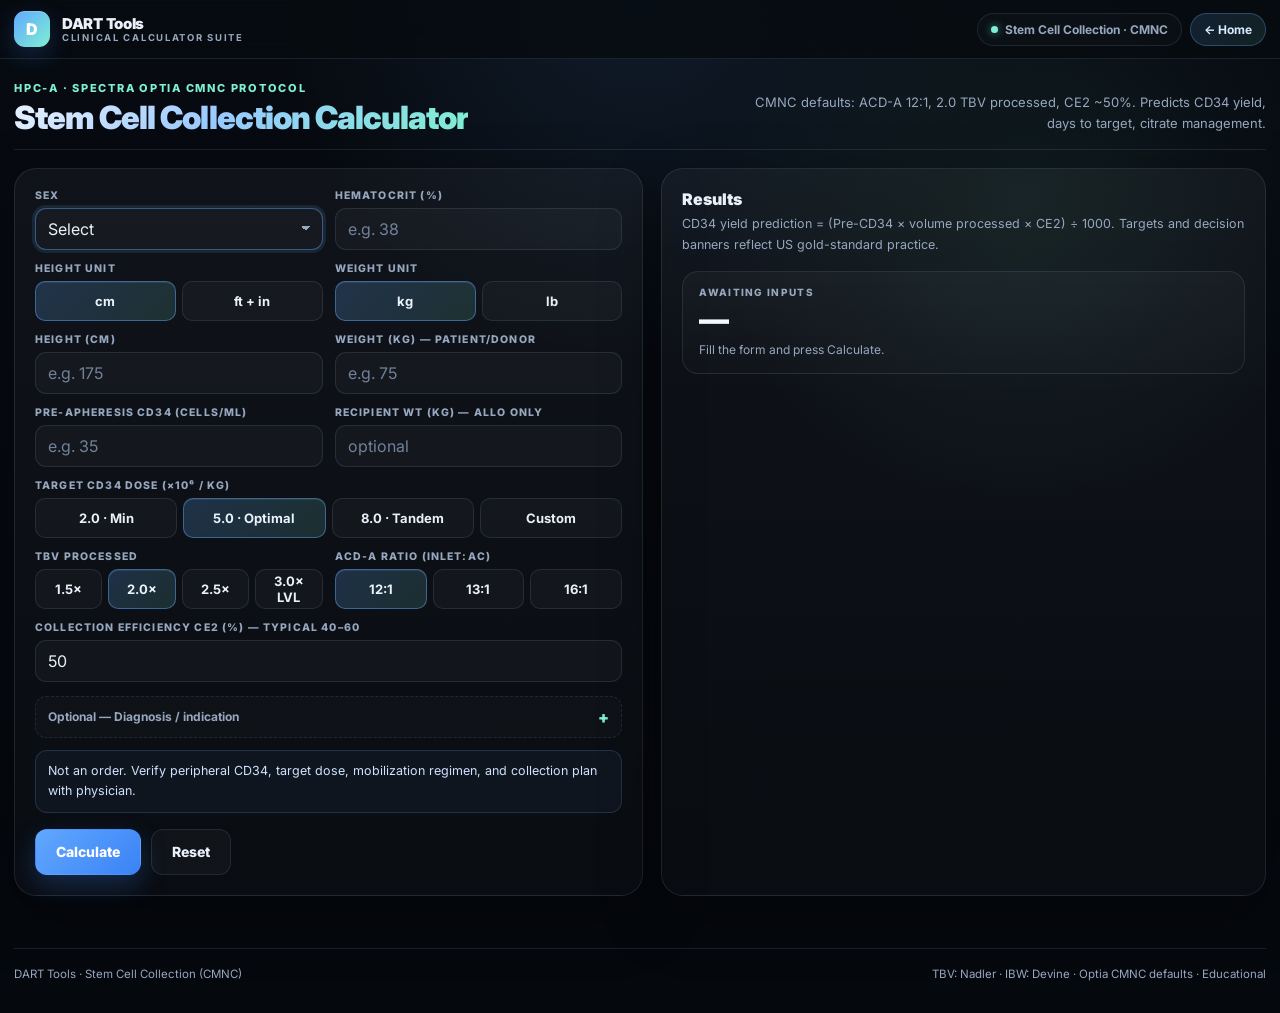
<file: stem-cell-collection1.html>
<!DOCTYPE html>
<html lang="en" data-theme="dark">
<head>
<meta charset="UTF-8" />
<meta name="viewport" content="width=device-width, initial-scale=1.0" />
<title>DART Tools — Stem Cell Collection (CMNC)</title>
<link rel="preconnect" href="https://fonts.googleapis.com">
<link rel="preconnect" href="https://fonts.gstatic.com" crossorigin>
<link href="https://fonts.googleapis.com/css2?family=Inter:wght@400;500;600;700;800;900&display=swap" rel="stylesheet">
<style>
:root{
  --bg:#070b11;
  --card:#111a27;
  --card2:#0f1722;
  --border:rgba(149,173,205,.14);
  --border-strong:rgba(122,162,255,.28);
  --text:#e9f0fa;
  --muted:#96a7bf;
  --primary:#61a8ff;
  --primary2:#3b82f6;
  --accent:#7ef0d2;
  --gold:#cfa95f;
  --warn:#ffcd70;
  --danger:#ff6f6f;
  --shadow:0 20px 60px rgba(0,0,0,.35);
  --nav-bg:rgba(7,11,17,.82);
  --grid:rgba(255,255,255,.03);
}
*{box-sizing:border-box;margin:0;padding:0}
html{scroll-behavior:smooth}
body{
  font-family:'Inter',system-ui,sans-serif;
  background:
    radial-gradient(circle at top, rgba(97,168,255,.10), transparent 30%),
    radial-gradient(circle at 80% 20%, rgba(126,240,210,.08), transparent 24%),
    linear-gradient(180deg, var(--bg), #05080d 100%);
  color:var(--text);
  -webkit-font-smoothing:antialiased;
  overflow-x:hidden;
  min-height:100vh;
}
body::before{
  content:"";position:fixed;inset:0;pointer-events:none;
  background:
    linear-gradient(var(--grid) 1px, transparent 1px),
    linear-gradient(90deg, var(--grid) 1px, transparent 1px);
  background-size:40px 40px;opacity:.45;
  mask-image:linear-gradient(to bottom, rgba(0,0,0,.35), transparent 80%);
}
a{text-decoration:none;color:inherit}
.container{width:min(1280px, calc(100% - 28px));margin:0 auto}

/* ── compact sticky nav ───────────────────────────── */
nav{
  position:sticky;top:0;z-index:200;
  backdrop-filter:blur(18px);
  background:var(--nav-bg);
  border-bottom:1px solid var(--border);
}
.nav-inner{
  min-height:58px;display:flex;align-items:center;justify-content:space-between;
  gap:12px;flex-wrap:wrap;padding:8px 0;
}
.brand{display:flex;align-items:center;gap:12px}
.brand-mark{
  width:36px;height:36px;border-radius:11px;
  display:grid;place-items:center;
  font-size:16px;font-weight:900;color:#fff;
  background:linear-gradient(135deg,var(--primary),var(--accent));
  box-shadow:inset 0 1px 0 rgba(255,255,255,.2),0 8px 24px rgba(59,130,246,.24);
}
.brand-title{font-size:15px;font-weight:900;letter-spacing:-.02em;line-height:1.15}
.brand-sub{font-size:9.5px;text-transform:uppercase;letter-spacing:.18em;color:var(--muted);font-weight:700}
.nav-right{display:flex;gap:8px;flex-wrap:wrap;align-items:center}
.chip{
  display:inline-flex;align-items:center;gap:7px;
  padding:8px 13px;border-radius:999px;
  border:1px solid var(--border);
  background:rgba(255,255,255,.02);
  color:var(--muted);font-size:12px;font-weight:700;
  transition:all .2s ease;
}
.chip-home{
  background:linear-gradient(135deg,rgba(97,168,255,.14),rgba(126,240,210,.10));
  border-color:rgba(97,168,255,.3); color:#d8ecff;
}
.chip-home:hover{border-color:rgba(97,168,255,.55);color:#fff;transform:translateY(-1px)}
.chip .dot{width:7px;height:7px;border-radius:50%;background:var(--accent);box-shadow:0 0 8px rgba(126,240,210,.6);animation:pulse 2s infinite}
@keyframes pulse{0%,100%{transform:scale(1);opacity:1}50%{transform:scale(.7);opacity:.5}}

/* ── title bar ────────────────────────────────────── */
.head-bar{
  padding:22px 0 14px;
  display:flex;align-items:flex-end;justify-content:space-between;gap:16px;flex-wrap:wrap;
  border-bottom:1px solid var(--border);margin-bottom:18px;
}
.head-kicker{
  font-size:11px;text-transform:uppercase;letter-spacing:.16em;
  color:var(--accent);font-weight:800;margin-bottom:6px;
}
.head-title{
  font-size:clamp(22px,3.4vw,32px);
  line-height:1.05;letter-spacing:-.03em;font-weight:900;
}
.head-title .accent{
  background:linear-gradient(135deg,#eaf3ff 0%,#99c9ff 45%,#7ef0d2 100%);
  -webkit-background-clip:text;background-clip:text;color:transparent;
}
.head-meta{font-size:13px;color:var(--muted);max-width:520px;line-height:1.65;text-align:right}

/* ── layout ───────────────────────────────────────── */
.grid-wrap{display:grid;grid-template-columns:1.02fr .98fr;gap:18px;padding-bottom:44px}
.panel{
  background:linear-gradient(180deg, rgba(255,255,255,.04), rgba(255,255,255,.02));
  border:1px solid var(--border);
  border-radius:22px;padding:20px;
  box-shadow:var(--shadow);
}
.panel-title{font-size:16px;font-weight:900;margin-bottom:4px}
.panel-sub{font-size:12.5px;color:var(--muted);line-height:1.7;margin-bottom:16px}

/* ── form ─────────────────────────────────────────── */
.form-grid{display:grid;grid-template-columns:1fr 1fr;gap:12px}
.field{display:flex;flex-direction:column;gap:6px;min-width:0}
.field.full{grid-column:1 / -1}
.label{font-size:10.5px;font-weight:800;text-transform:uppercase;letter-spacing:.11em;color:var(--muted)}

input,select,button{font:inherit}
input,select{
  width:100%;min-height:42px;border-radius:11px;
  border:1px solid var(--border);
  background:rgba(255,255,255,.03);
  color:var(--text);padding:0 12px;outline:none;
  transition:border-color .2s ease, box-shadow .2s ease;
}
input:focus,select:focus{border-color:rgba(97,168,255,.45);box-shadow:0 0 0 3px rgba(97,168,255,.12)}
input::placeholder{color:#70829a}
select{
  appearance:none;-webkit-appearance:none;
  background-image:linear-gradient(45deg, transparent 50%, var(--muted) 50%),
                   linear-gradient(135deg, var(--muted) 50%, transparent 50%);
  background-position:calc(100% - 16px) 50%, calc(100% - 11px) 50%;
  background-size:5px 5px, 5px 5px;background-repeat:no-repeat;padding-right:30px;
}

.inline-toggle{display:flex;gap:6px;flex-wrap:wrap}
.toggle-btn{
  flex:1;min-width:60px;min-height:40px;padding:0 10px;
  border-radius:10px;border:1px solid var(--border);
  background:rgba(255,255,255,.03);color:var(--text);
  font-weight:700;font-size:13px;cursor:pointer;
  transition:all .2s ease;
}
.toggle-btn:hover{border-color:rgba(97,168,255,.34)}
.toggle-btn.active{
  background:linear-gradient(135deg,rgba(97,168,255,.22),rgba(126,240,210,.14));
  border-color:rgba(97,168,255,.45);color:#eaf3ff;
  box-shadow:inset 0 1px 0 rgba(255,255,255,.08);
}
.sub-grid,.mini-grid{display:grid;grid-template-columns:1fr 1fr;gap:10px}

.note{
  border:1px solid rgba(126,240,210,.18);
  background:rgba(126,240,210,.06);color:#d5fff2;
  border-radius:12px;padding:10px 12px;
  font-size:12.5px;line-height:1.65;
}
.note.warning{border-color:rgba(255,205,112,.20);background:rgba(255,205,112,.08);color:#ffe8b6}
.note.info{border-color:rgba(97,168,255,.2);background:rgba(97,168,255,.05);color:#cfe2ff}
.note.danger{border-color:rgba(255,111,111,.28);background:rgba(255,111,111,.08);color:#ffd2d2}

.calc-row{display:flex;gap:10px;flex-wrap:wrap;margin-top:16px}
.btn{
  display:inline-flex;align-items:center;justify-content:center;gap:8px;
  min-height:46px;padding:0 20px;border-radius:12px;
  border:1px solid transparent;font-weight:800;font-size:14px;
  cursor:pointer;transition:all .22s ease;
}
.btn:hover{transform:translateY(-1px)}
.btn-primary{
  color:#fff;background:linear-gradient(135deg,var(--primary),var(--primary2));
  box-shadow:0 10px 26px rgba(59,130,246,.26);
}
.btn-primary:hover{box-shadow:0 14px 32px rgba(59,130,246,.38)}
.btn-secondary{
  color:var(--text);background:rgba(255,255,255,.03);
  border-color:var(--border);
}
.btn-secondary:hover{border-color:rgba(97,168,255,.34)}

/* ── results ──────────────────────────────────────── */
.result-stack{display:grid;gap:12px}
.result-card{
  border:1px solid var(--border);border-radius:16px;
  background:linear-gradient(180deg, rgba(255,255,255,.03), rgba(255,255,255,.015));
  padding:14px 16px;
}
.result-kicker{font-size:10px;text-transform:uppercase;letter-spacing:.13em;color:var(--muted);font-weight:800;margin-bottom:6px}
.result-value{font-size:clamp(20px,3vw,30px);letter-spacing:-.04em;line-height:1;font-weight:900;color:#f4f8ff;margin-bottom:6px}
.result-meta{color:var(--muted);font-size:12px;line-height:1.6}
.math-box{
  border:1px solid rgba(97,168,255,.18);
  background:rgba(97,168,255,.05);color:#d8e9ff;
  border-radius:14px;padding:12px 14px;
  font-size:12.5px;line-height:1.7;
}
.math-box strong{color:#fff}
.calc-line{padding:6px 0;border-bottom:1px solid rgba(255,255,255,.06)}
.calc-line:last-child{border-bottom:none}
.hidden{display:none!important}

.banner{
  border-radius:14px;padding:12px 14px;
  font-size:13px;font-weight:700;line-height:1.5;
  display:flex;gap:10px;align-items:flex-start;
}
.banner.proceed{border:1px solid rgba(126,240,210,.32);background:rgba(126,240,210,.08);color:#cdfaea}
.banner.marginal{border:1px solid rgba(255,205,112,.32);background:rgba(255,205,112,.08);color:#ffe8b6}
.banner.poor{border:1px solid rgba(255,111,111,.32);background:rgba(255,111,111,.08);color:#ffd2d2}
.banner-icon{font-size:18px;line-height:1}

/* ── collapsible ──────────────────────────────────── */
details{margin-top:2px}
details summary{
  cursor:pointer;list-style:none;
  padding:10px 12px;border-radius:11px;
  border:1px dashed var(--border);
  background:rgba(255,255,255,.02);
  font-size:12px;font-weight:700;color:var(--muted);
  display:flex;align-items:center;justify-content:space-between;
  transition:all .2s ease;
}
details summary:hover{color:var(--text);border-color:rgba(97,168,255,.3)}
details summary::-webkit-details-marker{display:none}
details summary::after{content:"+";font-size:16px;color:var(--accent);font-weight:900}
details[open] summary::after{content:"−"}
details[open] summary{margin-bottom:10px;border-style:solid}

/* ── footer ──────────────────────────────────────── */
.foot{
  padding:18px 0 32px;border-top:1px solid var(--border);
  color:var(--muted);font-size:11.5px;
  display:flex;justify-content:space-between;gap:14px;flex-wrap:wrap;
  margin-top:8px;
}

@media (max-width:980px){
  .grid-wrap{grid-template-columns:1fr}
  .head-meta{text-align:left}
}
@media (max-width:540px){
  .form-grid,.sub-grid,.mini-grid{grid-template-columns:1fr}
}
</style>
</head>
<body>

<nav>
  <div class="container nav-inner">
    <a class="brand" href="index.html">
      <div class="brand-mark">D</div>
      <div>
        <div class="brand-title">DART Tools</div>
        <div class="brand-sub">Clinical calculator suite</div>
      </div>
    </a>
    <div class="nav-right">
      <span class="chip"><span class="dot"></span>Stem Cell Collection · CMNC</span>
      <a class="chip chip-home" href="index.html">← Home</a>
    </div>
  </div>
</nav>

<div class="container">

  <div class="head-bar">
    <div>
      <div class="head-kicker">HPC-A · Spectra Optia CMNC Protocol</div>
      <div class="head-title"><span class="accent">Stem Cell Collection Calculator</span></div>
    </div>
    <div class="head-meta">CMNC defaults: ACD-A 12:1, 2.0 TBV processed, CE2 ~50%. Predicts CD34 yield, days to target, citrate management.</div>
  </div>

  <div class="grid-wrap">

    <section class="panel">
      <div class="form-grid">

        <div class="field">
          <label class="label" for="sex">Sex</label>
          <select id="sex" autofocus>
            <option value="">Select</option>
            <option value="male">Male</option>
            <option value="female">Female</option>
          </select>
        </div>

        <div class="field">
          <label class="label" for="hct">Hematocrit (%)</label>
          <input id="hct" type="number" step="0.1" min="0" placeholder="e.g. 38" />
        </div>

        <div class="field">
          <label class="label">Height Unit</label>
          <div class="inline-toggle">
            <button class="toggle-btn active" type="button" id="heightMetricBtn">cm</button>
            <button class="toggle-btn" type="button" id="heightEnglishBtn">ft + in</button>
          </div>
        </div>

        <div class="field">
          <label class="label">Weight Unit</label>
          <div class="inline-toggle">
            <button class="toggle-btn active" type="button" id="weightMetricBtn">kg</button>
            <button class="toggle-btn" type="button" id="weightEnglishBtn">lb</button>
          </div>
        </div>

        <div class="field" id="heightCmWrap">
          <label class="label" for="heightCm">Height (cm)</label>
          <input id="heightCm" type="number" step="0.1" min="0" placeholder="e.g. 175" />
        </div>
        <div class="field hidden" id="heightEnglishWrap">
          <label class="label">Height (ft + in)</label>
          <div class="sub-grid">
            <input id="heightFt" type="number" step="1" min="0" placeholder="ft" />
            <input id="heightIn" type="number" step="0.1" min="0" placeholder="in" />
          </div>
        </div>

        <div class="field" id="weightKgWrap">
          <label class="label" for="weightKg">Weight (kg) — Patient/Donor</label>
          <input id="weightKg" type="number" step="0.1" min="0" placeholder="e.g. 75" />
        </div>
        <div class="field hidden" id="weightLbWrap">
          <label class="label" for="weightLb">Weight (lb) — Patient/Donor</label>
          <input id="weightLb" type="number" step="0.1" min="0" placeholder="e.g. 165" />
        </div>

        <div class="field">
          <label class="label" for="preCD34">Pre-Apheresis CD34 (cells/µL)</label>
          <input id="preCD34" type="number" step="0.1" min="0" placeholder="e.g. 35" />
        </div>

        <div class="field">
          <label class="label" for="recipientWeightKg">Recipient Wt (kg) — allo only</label>
          <input id="recipientWeightKg" type="number" step="0.1" min="0" placeholder="optional" />
        </div>

        <div class="field full">
          <label class="label">Target CD34 Dose (×10⁶ / kg)</label>
          <div class="inline-toggle" id="targetToggle">
            <button class="toggle-btn" type="button" data-target="2">2.0 · Min</button>
            <button class="toggle-btn active" type="button" data-target="5">5.0 · Optimal</button>
            <button class="toggle-btn" type="button" data-target="8">8.0 · Tandem</button>
            <button class="toggle-btn" type="button" data-target="custom">Custom</button>
          </div>
        </div>

        <div class="field full hidden" id="customTargetWrap">
          <label class="label" for="customTarget">Custom target (×10⁶ CD34/kg)</label>
          <input id="customTarget" type="number" step="0.1" min="0" placeholder="e.g. 12" />
        </div>

        <div class="field">
          <label class="label">TBV Processed</label>
          <div class="inline-toggle" id="tbvToggle">
            <button class="toggle-btn" type="button" data-tbv="1.5">1.5×</button>
            <button class="toggle-btn active" type="button" data-tbv="2">2.0×</button>
            <button class="toggle-btn" type="button" data-tbv="2.5">2.5×</button>
            <button class="toggle-btn" type="button" data-tbv="3">3.0× LVL</button>
          </div>
        </div>

        <div class="field">
          <label class="label">ACD-A Ratio (Inlet:AC)</label>
          <div class="inline-toggle" id="acdToggle">
            <button class="toggle-btn active" type="button" data-acd="12">12:1</button>
            <button class="toggle-btn" type="button" data-acd="13">13:1</button>
            <button class="toggle-btn" type="button" data-acd="16">16:1</button>
          </div>
        </div>

        <div class="field full">
          <label class="label" for="ce">Collection Efficiency CE2 (%) — typical 40–60</label>
          <input id="ce" type="number" step="1" min="1" max="100" value="50" />
        </div>

        <div class="field full">
          <details>
            <summary>Optional — Diagnosis / indication</summary>
            <select id="diagnosis">
              <option value="">Select diagnosis (optional)</option>
              <option value="mm">Multiple Myeloma — autologous</option>
              <option value="mm-tandem">Multiple Myeloma — tandem ASCT planned</option>
              <option value="hl">Hodgkin Lymphoma — autologous</option>
              <option value="nhl-dlbcl">DLBCL — autologous</option>
              <option value="nhl-mcl">Mantle Cell Lymphoma — autologous</option>
              <option value="amyloidosis">AL Amyloidosis / POEMS — autologous</option>
              <option value="neuroblastoma">Pediatric Neuroblastoma — autologous</option>
              <option value="germ-cell">Germ Cell Tumor — autologous (tandem)</option>
              <option value="allo-aml">Allogeneic donor — for AML/MDS recipient</option>
              <option value="allo-all">Allogeneic donor — for ALL recipient</option>
              <option value="allo-aplastic">Allogeneic donor — for severe aplastic anemia</option>
              <option value="gt-scd">Sickle Cell Disease — gene therapy collection</option>
              <option value="gt-thal">β-Thalassemia — gene therapy collection</option>
              <option value="other">Other / not listed</option>
            </select>
            <div id="diagnosisInfoCard" class="math-box hidden" style="margin-top:10px"></div>
          </details>
        </div>

        <div class="field full">
          <div class="note info">Not an order. Verify peripheral CD34, target dose, mobilization regimen, and collection plan with physician.</div>
        </div>

      </div>

      <div class="calc-row">
        <button class="btn btn-primary" id="calculateBtn" type="button">Calculate</button>
        <button class="btn btn-secondary" id="resetBtn" type="button">Reset</button>
      </div>
    </section>

    <aside class="panel">
      <div class="panel-title">Results</div>
      <div class="panel-sub">CD34 yield prediction = (Pre-CD34 × volume processed × CE2) ÷ 1000. Targets and decision banners reflect US gold-standard practice.</div>
      <div class="result-stack" id="results">
        <div class="result-card">
          <div class="result-kicker">Awaiting inputs</div>
          <div class="result-value">—</div>
          <div class="result-meta">Fill the form and press Calculate.</div>
        </div>
      </div>
    </aside>

  </div>

  <div class="foot">
    <span>DART Tools · Stem Cell Collection (CMNC)</span>
    <span>TBV: Nadler · IBW: Devine · Optia CMNC defaults · Educational</span>
  </div>

</div>

<script>
/* ─── diagnosis library — HPC-A indications ───────── */
const diagnosisLibrary = {
  "mm": {
    label:"Multiple Myeloma — autologous",
    type:"Autologous",
    targetText:"4–6 ×10⁶ CD34/kg (single ASCT)",
    mobilization:"G-CSF 10 µg/kg/day × 4–5 d ± plerixafor 0.24 mg/kg SQ ~11 h pre-collection. Alternative: cyclophosphamide + G-CSF.",
    rationale:"Most common HPC-A indication in the US. CD34 ≥3–5 ×10⁶/kg correlates with faster engraftment and improved long-term outcomes.",
    nurse:"Confirm mobilization day, line patency, peripheral CD34 timing, plerixafor dose timing. Watch citrate symptoms during long runs.",
    suggestedTarget:5
  },
  "mm-tandem": {
    label:"Multiple Myeloma — tandem ASCT planned",
    type:"Autologous",
    targetText:"8–10 ×10⁶ CD34/kg total (collect for two transplants)",
    mobilization:"G-CSF + plerixafor strongly preferred to maximize yield in one mobilization. Cryopreserve in two equal aliquots.",
    rationale:"IMWG recommends ≥4 ×10⁶/kg per transplant; tandem requires double. Higher dose associated with optimal hematologic recovery.",
    nurse:"Plan multi-day collection. Track running CD34 total. Coordinate with cell-processing lab for split aliquots.",
    suggestedTarget:8
  },
  "hl": {
    label:"Hodgkin Lymphoma — autologous",
    type:"Autologous",
    targetText:"2–5 ×10⁶ CD34/kg (minimum 2.0)",
    mobilization:"Often after salvage chemotherapy + G-CSF. Plerixafor for poor mobilizers.",
    rationale:"Standard autologous indication in relapsed/refractory disease. Engraftment threshold 2 ×10⁶/kg widely accepted.",
    nurse:"Recent salvage chemo can suppress mobilization — watch for low pre-CD34 and prepare for plerixafor rescue.",
    suggestedTarget:5
  },
  "nhl-dlbcl": {
    label:"DLBCL — autologous",
    type:"Autologous",
    targetText:"2–5 ×10⁶ CD34/kg",
    mobilization:"G-CSF ± plerixafor. Heavily pretreated patients (rituximab, multiple lines) often need plerixafor.",
    rationale:"Standard for relapsed/refractory DLBCL going to BEAM/HDT-ASCT. CAR-T eligibility may also be in consideration.",
    nurse:"Verify whether collection is for ASCT vs CAR-T pipeline — different products and labeling chains.",
    suggestedTarget:5
  },
  "nhl-mcl": {
    label:"Mantle Cell Lymphoma — autologous",
    type:"Autologous",
    targetText:"3–5 ×10⁶ CD34/kg",
    mobilization:"R-DHAP / cytarabine-based regimens followed by G-CSF; plerixafor commonly added due to cytarabine-related mobilization difficulty.",
    rationale:"Consolidation after induction is standard of care in fit patients up to ~65 y.",
    nurse:"Cytarabine-pretreated patients are notoriously poor mobilizers — anticipate plerixafor and possibly multiple collection days.",
    suggestedTarget:5
  },
  "amyloidosis": {
    label:"AL Amyloidosis / POEMS — autologous",
    type:"Autologous",
    targetText:"3–5 ×10⁶ CD34/kg",
    mobilization:"G-CSF (often higher dose) ± plerixafor. Avoid cyclophosphamide priming if cardiac amyloid (fluid risk).",
    rationale:"ASCT remains a key option in selected AL patients. Cardiac/renal involvement creates collection-day fluid management challenges.",
    nurse:"Tight fluid balance, BP monitoring, watch for hypotension on draw and citrate effects in renal disease.",
    suggestedTarget:5
  },
  "neuroblastoma": {
    label:"Pediatric Neuroblastoma — autologous",
    type:"Autologous",
    targetText:"≥3–5 ×10⁶ CD34/kg per transplant (often tandem)",
    mobilization:"Post-induction G-CSF ± plerixafor. Pediatric volume management critical.",
    rationale:"High-risk neuroblastoma standard of care includes tandem ASCT — collection must support both.",
    nurse:"Pediatric circuit prime considerations, RBC priming if low patient TBV, vigilant calcium and volume monitoring.",
    suggestedTarget:8
  },
  "germ-cell": {
    label:"Germ Cell Tumor — autologous (tandem)",
    type:"Autologous",
    targetText:"≥6–8 ×10⁶ CD34/kg total (tandem)",
    mobilization:"G-CSF ± plerixafor; chemo-mobilization sometimes used.",
    rationale:"Salvage tandem ASCT for relapsed/refractory germ-cell tumors requires high cumulative dose.",
    nurse:"Plan for multi-day collection with cumulative tracking; cryopreservation strategy for two products.",
    suggestedTarget:8
  },
  "allo-aml": {
    label:"Allogeneic donor — for AML/MDS recipient",
    type:"Allogeneic",
    targetText:"4–6 ×10⁶ CD34/kg recipient weight",
    mobilization:"Healthy-donor G-CSF 10 µg/kg/day × 4–5 d. Collection day 5.",
    rationale:"Standard allogeneic HSCT for AML/MDS. Higher CD34 doses associated with faster engraftment but may increase chronic GVHD risk.",
    nurse:"Healthy donor — informed consent, baseline labs, citrate counseling, post-procedure follow-up. Document infusible reactions if any.",
    suggestedTarget:5
  },
  "allo-all": {
    label:"Allogeneic donor — for ALL recipient",
    type:"Allogeneic",
    targetText:"4–6 ×10⁶ CD34/kg recipient weight",
    mobilization:"Healthy-donor G-CSF protocol.",
    rationale:"Standard allogeneic HSCT for high-risk or relapsed ALL.",
    nurse:"Same healthy-donor focus; monitor donor closely for citrate, vasovagal, and venous-access tolerance.",
    suggestedTarget:5
  },
  "allo-aplastic": {
    label:"Allogeneic donor — for severe aplastic anemia",
    type:"Allogeneic",
    targetText:"4–6 ×10⁶ CD34/kg recipient (PBSC) — bone marrow often preferred",
    mobilization:"Healthy-donor G-CSF if PBSC chosen. Marrow harvest under anesthesia is the historical preference for SAA to reduce GVHD.",
    rationale:"PBSC has higher GVHD risk than BM in SAA — confirm graft source decision with the team before scheduling apheresis.",
    nurse:"Confirm PBSC vs BM was the agreed source. Document donor counseling.",
    suggestedTarget:5
  },
  "gt-scd": {
    label:"Sickle Cell Disease — gene therapy collection",
    type:"Gene Therapy (Autologous)",
    targetText:"≥10–20 ×10⁶ CD34/kg (commercial product specs vary)",
    mobilization:"Plerixafor MONOTHERAPY 0.24 mg/kg SQ. ⚠ G-CSF is contraindicated in SCD — risk of severe vaso-occlusive crisis.",
    rationale:"Lovo-cel (bluebird), exa-cel (Casgevy), and similar require very high apheresis CD34 dose to support purification, manufacturing, and backup. Multiple mobilization cycles often needed. Pre-collection exchange transfusion to HbS <30% commonly required.",
    nurse:"Ensure HbS target met pre-collection, hydrate well, monitor for VOC during/after, no G-CSF, plerixafor timing critical (~6 h pre).",
    suggestedTarget:20
  },
  "gt-thal": {
    label:"β-Thalassemia — gene therapy collection",
    type:"Gene Therapy (Autologous)",
    targetText:"≥12–15 ×10⁶ CD34/kg apheresis target (product-specific)",
    mobilization:"G-CSF + plerixafor commonly used. Multiple cycles often required.",
    rationale:"Beti-cel and similar gene therapies require high CD34 dose for manufacturing, purification losses, and clinical/backup aliquots.",
    nurse:"Plan multi-cycle collection schedule, line and chelation status (iron overload), running CD34 cumulative tracking.",
    suggestedTarget:15
  },
  "other": {
    label:"Other / not listed",
    type:"—",
    targetText:"Confirm with physician",
    mobilization:"Confirm regimen with mobilization plan.",
    rationale:"Indication not mapped here. Verify CD34 target, mobilization plan, and any product-specific requirements.",
    nurse:"Document indication, target, mobilization, and product destination.",
    suggestedTarget:5
  }
};

/* ─── state + refs ─── */
const state = {
  heightMode:'cm', weightMode:'kg',
  target:5, isCustomTarget:false,
  tbvMult:2.0, acd:12
};
const $ = (id) => document.getElementById(id);
const el = {
  sex:$('sex'), hct:$('hct'),
  heightCm:$('heightCm'), heightFt:$('heightFt'), heightIn:$('heightIn'),
  weightKg:$('weightKg'), weightLb:$('weightLb'),
  recipientWeightKg:$('recipientWeightKg'),
  preCD34:$('preCD34'), ce:$('ce'),
  customTarget:$('customTarget'), customTargetWrap:$('customTargetWrap'),
  diagnosis:$('diagnosis'), diagnosisInfoCard:$('diagnosisInfoCard'),
  results:$('results'),
  calculateBtn:$('calculateBtn'), resetBtn:$('resetBtn'),
  heightMetricBtn:$('heightMetricBtn'), heightEnglishBtn:$('heightEnglishBtn'),
  weightMetricBtn:$('weightMetricBtn'), weightEnglishBtn:$('weightEnglishBtn'),
  heightCmWrap:$('heightCmWrap'), heightEnglishWrap:$('heightEnglishWrap'),
  weightKgWrap:$('weightKgWrap'), weightLbWrap:$('weightLbWrap'),
  targetToggle:$('targetToggle'),
  tbvToggle:$('tbvToggle'),
  acdToggle:$('acdToggle')
};

/* ─── helpers ─── */
function setActive(buttons, activeButton){ buttons.forEach(b=>b.classList.remove('active')); activeButton.classList.add('active'); }
function fmt(num, digits=1){ return Number(num).toLocaleString(undefined,{minimumFractionDigits:digits, maximumFractionDigits:digits}); }
function fmtInt(num){ return Math.round(Number(num)).toLocaleString(); }
function heightToCm(){ if(state.heightMode==='cm') return parseFloat(el.heightCm.value); const ft=parseFloat(el.heightFt.value||0); const inches=parseFloat(el.heightIn.value||0); return ((ft*12)+inches)*2.54; }
function heightToInches(){ return heightToCm()/2.54; }
function weightToKg(){ if(state.weightMode==='kg') return parseFloat(el.weightKg.value); return parseFloat(el.weightLb.value)*0.45359237; }
function devineIBWKg(sex, heightInches){ return sex==='male' ? 50 + 2.3*(heightInches-60) : 45.5 + 2.3*(heightInches-60); }
function nadlerTBVml(sex, heightCm, weightKg){ const h=heightCm/100; return sex==='male' ? 604 + (367*Math.pow(h,3)) + (32.2*weightKg) : 183 + (356*Math.pow(h,3)) + (33.1*weightKg); }
function validatePositive(v, n){ if(!Number.isFinite(v) || v<=0) throw new Error(`Please enter a valid ${n}.`); }

/* ─── diagnosis preview ─── */
function renderDiagnosisInfo(){
  const key = el.diagnosis.value;
  if(!key){ el.diagnosisInfoCard.classList.add('hidden'); el.diagnosisInfoCard.innerHTML=''; return; }
  const d = diagnosisLibrary[key];
  el.diagnosisInfoCard.classList.remove('hidden');
  el.diagnosisInfoCard.innerHTML = `
    <div class="calc-line"><strong>Type:</strong> ${d.type}</div>
    <div class="calc-line"><strong>Target:</strong> ${d.targetText}</div>
    <div class="calc-line"><strong>Mobilization:</strong> ${d.mobilization}</div>
    <div class="calc-line"><strong>Rationale:</strong> ${d.rationale}</div>
    <div class="calc-line"><strong>Nurse focus:</strong> ${d.nurse}</div>
  `;
  // Auto-suggest target
  if(d.suggestedTarget && !state.isCustomTarget){
    const buttons = el.targetToggle.querySelectorAll('[data-target]');
    let matched = false;
    buttons.forEach(b=>{
      if(parseFloat(b.dataset.target)===d.suggestedTarget){
        buttons.forEach(x=>x.classList.remove('active'));
        b.classList.add('active');
        state.target = d.suggestedTarget;
        matched = true;
      }
    });
    if(!matched){
      // Use custom field
      buttons.forEach(x=>x.classList.remove('active'));
      el.targetToggle.querySelector('[data-target="custom"]').classList.add('active');
      el.customTargetWrap.classList.remove('hidden');
      el.customTarget.value = d.suggestedTarget;
      state.target = d.suggestedTarget;
      state.isCustomTarget = true;
    }
  }
}

/* ─── calcium chloride (on demand) ─── */
function showCalciumChloride(show, processedMl){
  const box = document.getElementById('cacl2Box');
  if(!box) return;
  if(!show){ box.classList.add('hidden'); box.innerHTML=''; return; }
  const lowMg  = (processedMl/4000) * 500;
  const highMg = (processedMl/4000) * 670;
  const midMg  = (processedMl/4000) * 585;
  box.classList.remove('hidden');
  box.innerHTML = `
    <div class="math-box">
      <div class="calc-line"><strong>Calcium chloride (≈ 1/3 of Ca-gluconate dose)</strong></div>
      <div class="calc-line">Range: 0.5–0.67 g per 4000 mL processed</div>
      <div class="calc-line">Low: ${fmtInt(lowMg)} mg · Mid: ${fmtInt(midMg)} mg · High: ${fmtInt(highMg)} mg</div>
      <div class="calc-line">CaCl₂ delivers ~3× elemental calcium per gram vs gluconate — central line preferred.</div>
    </div>`;
}

/* ─── result render ─── */
function createResultHTML(d){
  // Decision banner from pre-CD34
  let banner = '';
  if(d.preCD34 >= 20){
    banner = `<div class="banner proceed"><span class="banner-icon">●</span><div><strong>Proceed.</strong> Pre-CD34 ${fmt(d.preCD34,1)} /µL — good collection day expected. Standard ${fmt(d.tbvMult,1)}× TBV processing.</div></div>`;
  } else if(d.preCD34 >= 10){
    banner = `<div class="banner marginal"><span class="banner-icon">▲</span><div><strong>Marginal mobilizer.</strong> Pre-CD34 ${fmt(d.preCD34,1)} /µL — proceed but consider plerixafor 0.24 mg/kg SQ ~11 h pre next collection. Consider large-volume leukapheresis (≥3× TBV) if patient tolerates.</div></div>`;
  } else if(d.preCD34 >= 5){
    banner = `<div class="banner poor"><span class="banner-icon">!</span><div><strong>Poor mobilizer.</strong> Pre-CD34 ${fmt(d.preCD34,1)} /µL — add plerixafor or remobilize. Yield will likely be low; discuss with physician before proceeding.</div></div>`;
  } else {
    banner = `<div class="banner poor"><span class="banner-icon">!</span><div><strong>Very poor mobilizer.</strong> Pre-CD34 ${fmt(d.preCD34,1)} /µL — collection generally not productive. Recommend remobilization (G-CSF + plerixafor, or chemo-mobilization) before next attempt.</div></div>`;
  }

  // Calcium gluconate (1.5–2 g per 4000 mL processed)
  const caGlucLow  = (d.processedMl/4000) * 1500;
  const caGlucHigh = (d.processedMl/4000) * 2000;
  const caGlucMid  = (d.processedMl/4000) * 1750;

  return `
    ${banner}

    ${d.diagnosis ? `
    <div class="result-card">
      <div class="result-kicker">Diagnosis Context</div>
      <div class="result-value" style="font-size:18px">${d.diagnosis.label}</div>
      <div class="result-meta">${d.diagnosis.type} · Target: ${d.diagnosis.targetText}</div>
    </div>` : ''}

    <div class="mini-grid">
      <div class="result-card">
        <div class="result-kicker">BMI</div>
        <div class="result-value">${fmt(d.bmi,1)}</div>
        <div class="result-meta">IBW: ${fmt(d.ibwKg)} kg (Devine)</div>
      </div>
      <div class="result-card">
        <div class="result-kicker">Total Blood Volume</div>
        <div class="result-value">${fmtInt(d.tbvMl)} <span style="font-size:.48em;font-weight:800;color:var(--muted)">mL</span></div>
        <div class="result-meta">Nadler equation</div>
      </div>
    </div>

    <div class="result-card" style="border-color:rgba(126,240,210,.32);background:linear-gradient(180deg, rgba(126,240,210,.06), rgba(97,168,255,.04));">
      <div class="result-kicker">Predicted CD34 Yield (per session)</div>
      <div class="result-value">${fmt(d.cd34PerKg,2)} <span style="font-size:.42em;font-weight:800;color:var(--muted)">×10⁶ / kg</span></div>
      <div class="result-meta">Total: <strong>${fmt(d.cd34TotalMillion,1)} ×10⁶ cells</strong> · CE2 = ${fmt(d.cePct,0)}% · Wt-basis: <strong>${d.weightBasisLabel}</strong></div>
    </div>

    <div class="mini-grid">
      <div class="result-card">
        <div class="result-kicker">Total Inlet Volume</div>
        <div class="result-value" style="font-size:22px">${fmtInt(d.processedMl)} mL</div>
        <div class="result-meta">${fmt(d.tbvMult,1)}× TBV processed</div>
      </div>
      <div class="result-card">
        <div class="result-kicker">ACD-A Volume</div>
        <div class="result-value" style="font-size:22px">${fmtInt(d.acdMl)} mL</div>
        <div class="result-meta">${d.acd}:1 inlet:AC ratio</div>
      </div>
    </div>

    <div class="result-card" style="border-color:rgba(97,168,255,.32);">
      <div class="result-kicker">Target & Days to Goal</div>
      <div class="result-value">${fmt(d.target,1)} <span style="font-size:.42em;font-weight:800;color:var(--muted)">×10⁶/kg target</span></div>
      <div class="result-meta">
        Total target: <strong>${fmt(d.targetTotalMillion,1)} ×10⁶ cells</strong> (using ${d.cd34WeightLabel})<br>
        Estimated collection days at current pre-CD34: <strong>${d.daysNeeded === Infinity ? '—' : d.daysNeeded}</strong>
      </div>
    </div>

    <div class="math-box">
      <div class="calc-line"><strong>CD34 yield formula:</strong> (Pre-CD34 [/µL] × Volume processed [mL] × CE2) ÷ 1000 = total CD34 [×10⁶]</div>
      <div class="calc-line">(${fmt(d.preCD34,1)} × ${fmtInt(d.processedMl)} × ${fmt(d.ceFraction,2)}) ÷ 1000 = <strong>${fmt(d.cd34TotalMillion,1)} ×10⁶ cells</strong></div>
      <div class="calc-line">${fmt(d.cd34TotalMillion,1)} ×10⁶ ÷ ${fmt(d.cd34WeightKg,1)} kg = <strong>${fmt(d.cd34PerKg,2)} ×10⁶ /kg per session</strong></div>
    </div>

    <div class="result-card">
      <div class="result-kicker">Calcium Gluconate</div>
      <div class="result-meta" style="margin-bottom:8px">Rule: 1.5–2 g per 4000 mL blood volume processed (citrate prophylaxis during long CMNC runs)</div>
      <div class="math-box">
        <div class="calc-line">Low (1.5 g): (${fmtInt(d.processedMl)} ÷ 4000) × 1500 = <strong>${fmtInt(caGlucLow)} mg</strong> (${fmt(caGlucLow/100,1)} mL of 10%)</div>
        <div class="calc-line">Mid (1.75 g): <strong>${fmtInt(caGlucMid)} mg</strong> (${fmt(caGlucMid/100,1)} mL of 10%)</div>
        <div class="calc-line">High (2.0 g): <strong>${fmtInt(caGlucHigh)} mg</strong> (${fmt(caGlucHigh/100,1)} mL of 10%)</div>
        <div class="calc-line">Typically delivered as continuous IV infusion or scheduled boluses through procedure.</div>
      </div>
    </div>

    <div class="result-card">
      <div class="result-kicker">Calcium Chloride Option</div>
      <div class="result-meta" style="margin-bottom:10px">Calculate calcium chloride instead?</div>
      <div class="calc-row" style="margin-top:0">
        <button class="btn btn-secondary" type="button" onclick="showCalciumChloride(false)">No</button>
        <button class="btn btn-primary" type="button" onclick="showCalciumChloride(true, ${d.processedMl})">Yes, calculate CaCl₂</button>
      </div>
      <div id="cacl2Box" class="hidden" style="margin-top:12px"></div>
    </div>

    <div class="result-card">
      <div class="result-kicker">Pre-Procedure Checklist</div>
      <div class="math-box">
        <div class="calc-line"><strong>Access:</strong> Central catheter with apheresis-rated lumens (≥10 Fr) preferred for adults; verify patency and waste blood draw.</div>
        <div class="calc-line"><strong>Labs:</strong> CBC with diff, peripheral CD34, ionized Ca, Mg, K, type/screen, coags; baseline weight and vitals.</div>
        <div class="calc-line"><strong>Mobilization status:</strong> Confirm G-CSF day count, plerixafor dose &amp; timing (~11 h pre for most; ~6 h pre for SCD plerixafor monotherapy).</div>
        <div class="calc-line"><strong>Patient prep:</strong> Recent meal + oral calcium can blunt citrate symptoms. Consider IV diphenhydramine PRN, antiemetic PRN.</div>
        <div class="calc-line"><strong>Optia setup:</strong> CMNC kit, ACD-A 1000 mL bags, plasma-divert collection bag, return-line warmer optional.</div>
      </div>
    </div>

    <div class="result-card">
      <div class="result-kicker">Treatment Goals & Stop Criteria</div>
      <div class="math-box">
        <div class="calc-line"><strong>Per-session goal:</strong> Process ${fmt(d.tbvMult,1)}× TBV (≈${fmtInt(d.processedMl)} mL) unless instability or product target hit early.</div>
        <div class="calc-line"><strong>Cumulative goal:</strong> Reach ${fmt(d.target,1)} ×10⁶ CD34/kg (or product spec for gene therapy). Daily collections continue until target met or pre-CD34 falls.</div>
        <div class="calc-line"><strong>Stop / pause criteria:</strong> Severe citrate symptoms despite calcium · uncontrolled hypotension · access failure · platelet drop &lt; 30 ×10³/µL · arrhythmia · patient request.</div>
        <div class="calc-line"><strong>Plerixafor consideration:</strong> Pre-CD34 &lt; 20 /µL on day 4 of G-CSF, or yield &lt; expected on day 1 (anticipated poor mobilizer / heavily pretreated).</div>
        <div class="calc-line"><strong>Remobilization:</strong> If two consecutive days yield negligibly or pre-CD34 &lt; 5 /µL — pause, replan with team.</div>
      </div>
    </div>

    ${d.diagnosis ? `
    <div class="math-box">
      <div class="calc-line"><strong>Why HPC-A for this indication:</strong> ${d.diagnosis.rationale}</div>
      <div class="calc-line"><strong>Mobilization approach:</strong> ${d.diagnosis.mobilization}</div>
      <div class="calc-line"><strong>Nurse focus:</strong> ${d.diagnosis.nurse}</div>
    </div>` : ''}
  `;
}

/* ─── calculate ─── */
function calculate(){
  try{
    const sex = el.sex.value;
    const hctRaw = parseFloat(el.hct.value);
    const heightCm = heightToCm();
    const weightKgActual = weightToKg();
    const heightInches = heightToInches();
    const preCD34 = parseFloat(el.preCD34.value);
    const cePct = parseFloat(el.ce.value);
    const recipientWtKg = parseFloat(el.recipientWeightKg.value);

    if(!sex) throw new Error('Please select sex.');
    validatePositive(hctRaw, 'hematocrit');
    validatePositive(heightCm, 'height');
    validatePositive(weightKgActual, 'weight');
    validatePositive(preCD34, 'pre-apheresis CD34');
    validatePositive(cePct, 'collection efficiency');
    if(hctRaw >= 100) throw new Error('Hematocrit must be less than 100.');
    if(cePct > 100) throw new Error('Collection efficiency must be ≤ 100%.');

    // Resolve target
    let target = state.target;
    if(state.isCustomTarget){
      const ct = parseFloat(el.customTarget.value);
      if(!Number.isFinite(ct) || ct<=0) throw new Error('Please enter a valid custom CD34 target.');
      target = ct;
    }

    const ibwKg = devineIBWKg(sex, heightInches);
    const ibwLb = ibwKg / 0.45359237;
    const bmi = weightKgActual / Math.pow(heightCm/100, 2);

    const tbvMl = nadlerTBVml(sex, heightCm, weightKgActual);
    const processedMl = tbvMl * state.tbvMult;
    const acdMl = processedMl / state.acd;
    const ceFraction = cePct / 100;

    // Total CD34 collected (×10⁶) = (CD34/µL × mL × CE) / 1000
    const cd34TotalMillion = (preCD34 * processedMl * ceFraction) / 1000;

    // Per-kg uses recipient weight if entered, otherwise donor/patient weight
    const cd34WeightKg = (Number.isFinite(recipientWtKg) && recipientWtKg > 0) ? recipientWtKg : weightKgActual;
    const cd34WeightLabel = (Number.isFinite(recipientWtKg) && recipientWtKg > 0) ? `recipient ${fmt(recipientWtKg,1)} kg` : `${fmt(weightKgActual,1)} kg`;
    const cd34PerKg = cd34TotalMillion / cd34WeightKg;

    const targetTotalMillion = target * cd34WeightKg;
    const daysNeeded = cd34PerKg > 0 ? Math.ceil(targetTotalMillion / cd34TotalMillion) : Infinity;

    const diagnosisKey = el.diagnosis.value;
    const data = {
      bmi, ibwKg, ibwLb,
      tbvMl, processedMl, acdMl, tbvMult: state.tbvMult, acd: state.acd,
      preCD34, cePct, ceFraction,
      cd34TotalMillion, cd34PerKg, cd34WeightKg, cd34WeightLabel,
      target, targetTotalMillion, daysNeeded,
      weightBasisLabel: 'Entered Weight',
      diagnosis: diagnosisKey ? diagnosisLibrary[diagnosisKey] : null
    };

    el.results.innerHTML = createResultHTML(data);
  } catch(err){
    el.results.innerHTML = `
      <div class="result-card">
        <div class="result-kicker">Input Error</div>
        <div class="result-value" style="font-size:18px;color:#ffb4b4">Unable to calculate</div>
        <div class="result-meta">${err.message}</div>
      </div>`;
  }
}

/* ─── reset ─── */
function resetForm(){
  el.sex.value=''; el.hct.value='';
  el.heightCm.value=''; el.heightFt.value=''; el.heightIn.value='';
  el.weightKg.value=''; el.weightLb.value='';
  el.recipientWeightKg.value='';
  el.preCD34.value=''; el.ce.value='50';
  el.customTarget.value=''; el.customTargetWrap.classList.add('hidden');
  el.diagnosis.value='';
  el.diagnosisInfoCard.classList.add('hidden'); el.diagnosisInfoCard.innerHTML='';
  state.heightMode='cm'; state.weightMode='kg';
  state.target=5; state.isCustomTarget=false;
  state.tbvMult=2.0; state.acd=12;
  setActive([el.heightMetricBtn, el.heightEnglishBtn], el.heightMetricBtn);
  setActive([el.weightMetricBtn, el.weightEnglishBtn], el.weightMetricBtn);
  el.targetToggle.querySelectorAll('[data-target]').forEach(b=>b.classList.toggle('active', b.dataset.target==='5'));
  el.tbvToggle.querySelectorAll('[data-tbv]').forEach(b=>b.classList.toggle('active', parseFloat(b.dataset.tbv)===2));
  el.acdToggle.querySelectorAll('[data-acd]').forEach(b=>b.classList.toggle('active', parseFloat(b.dataset.acd)===12));
  el.heightCmWrap.classList.remove('hidden'); el.heightEnglishWrap.classList.add('hidden');
  el.weightKgWrap.classList.remove('hidden'); el.weightLbWrap.classList.add('hidden');
  el.results.innerHTML = `<div class="result-card"><div class="result-kicker">Awaiting inputs</div><div class="result-value">—</div><div class="result-meta">Fill the form and press Calculate.</div></div>`;
}

/* ─── wiring ─── */
el.heightMetricBtn.addEventListener('click', ()=>{ state.heightMode='cm'; setActive([el.heightMetricBtn, el.heightEnglishBtn], el.heightMetricBtn); el.heightCmWrap.classList.remove('hidden'); el.heightEnglishWrap.classList.add('hidden'); });
el.heightEnglishBtn.addEventListener('click', ()=>{ state.heightMode='ftin'; setActive([el.heightMetricBtn, el.heightEnglishBtn], el.heightEnglishBtn); el.heightCmWrap.classList.add('hidden'); el.heightEnglishWrap.classList.remove('hidden'); });
el.weightMetricBtn.addEventListener('click', ()=>{ state.weightMode='kg'; setActive([el.weightMetricBtn, el.weightEnglishBtn], el.weightMetricBtn); el.weightKgWrap.classList.remove('hidden'); el.weightLbWrap.classList.add('hidden'); });
el.weightEnglishBtn.addEventListener('click', ()=>{ state.weightMode='lb'; setActive([el.weightMetricBtn, el.weightEnglishBtn], el.weightEnglishBtn); el.weightKgWrap.classList.add('hidden'); el.weightLbWrap.classList.remove('hidden'); });

el.targetToggle.querySelectorAll('[data-target]').forEach(btn=>{
  btn.addEventListener('click', ()=>{
    el.targetToggle.querySelectorAll('[data-target]').forEach(b=>b.classList.remove('active'));
    btn.classList.add('active');
    if(btn.dataset.target==='custom'){
      state.isCustomTarget = true;
      el.customTargetWrap.classList.remove('hidden');
      el.customTarget.focus();
    } else {
      state.isCustomTarget = false;
      el.customTargetWrap.classList.add('hidden');
      state.target = parseFloat(btn.dataset.target);
    }
  });
});

el.tbvToggle.querySelectorAll('[data-tbv]').forEach(btn=>{
  btn.addEventListener('click', ()=>{
    el.tbvToggle.querySelectorAll('[data-tbv]').forEach(b=>b.classList.remove('active'));
    btn.classList.add('active');
    state.tbvMult = parseFloat(btn.dataset.tbv);
  });
});

el.acdToggle.querySelectorAll('[data-acd]').forEach(btn=>{
  btn.addEventListener('click', ()=>{
    el.acdToggle.querySelectorAll('[data-acd]').forEach(b=>b.classList.remove('active'));
    btn.classList.add('active');
    state.acd = parseFloat(btn.dataset.acd);
  });
});

el.diagnosis.addEventListener('change', renderDiagnosisInfo);
el.calculateBtn.addEventListener('click', calculate);
el.resetBtn.addEventListener('click', resetForm);

/* Enter key calculates */
document.addEventListener('keydown', (e)=>{ if(e.key==='Enter' && !e.shiftKey){ e.preventDefault(); calculate(); } });
</script>
</body>
</html>
</file>
